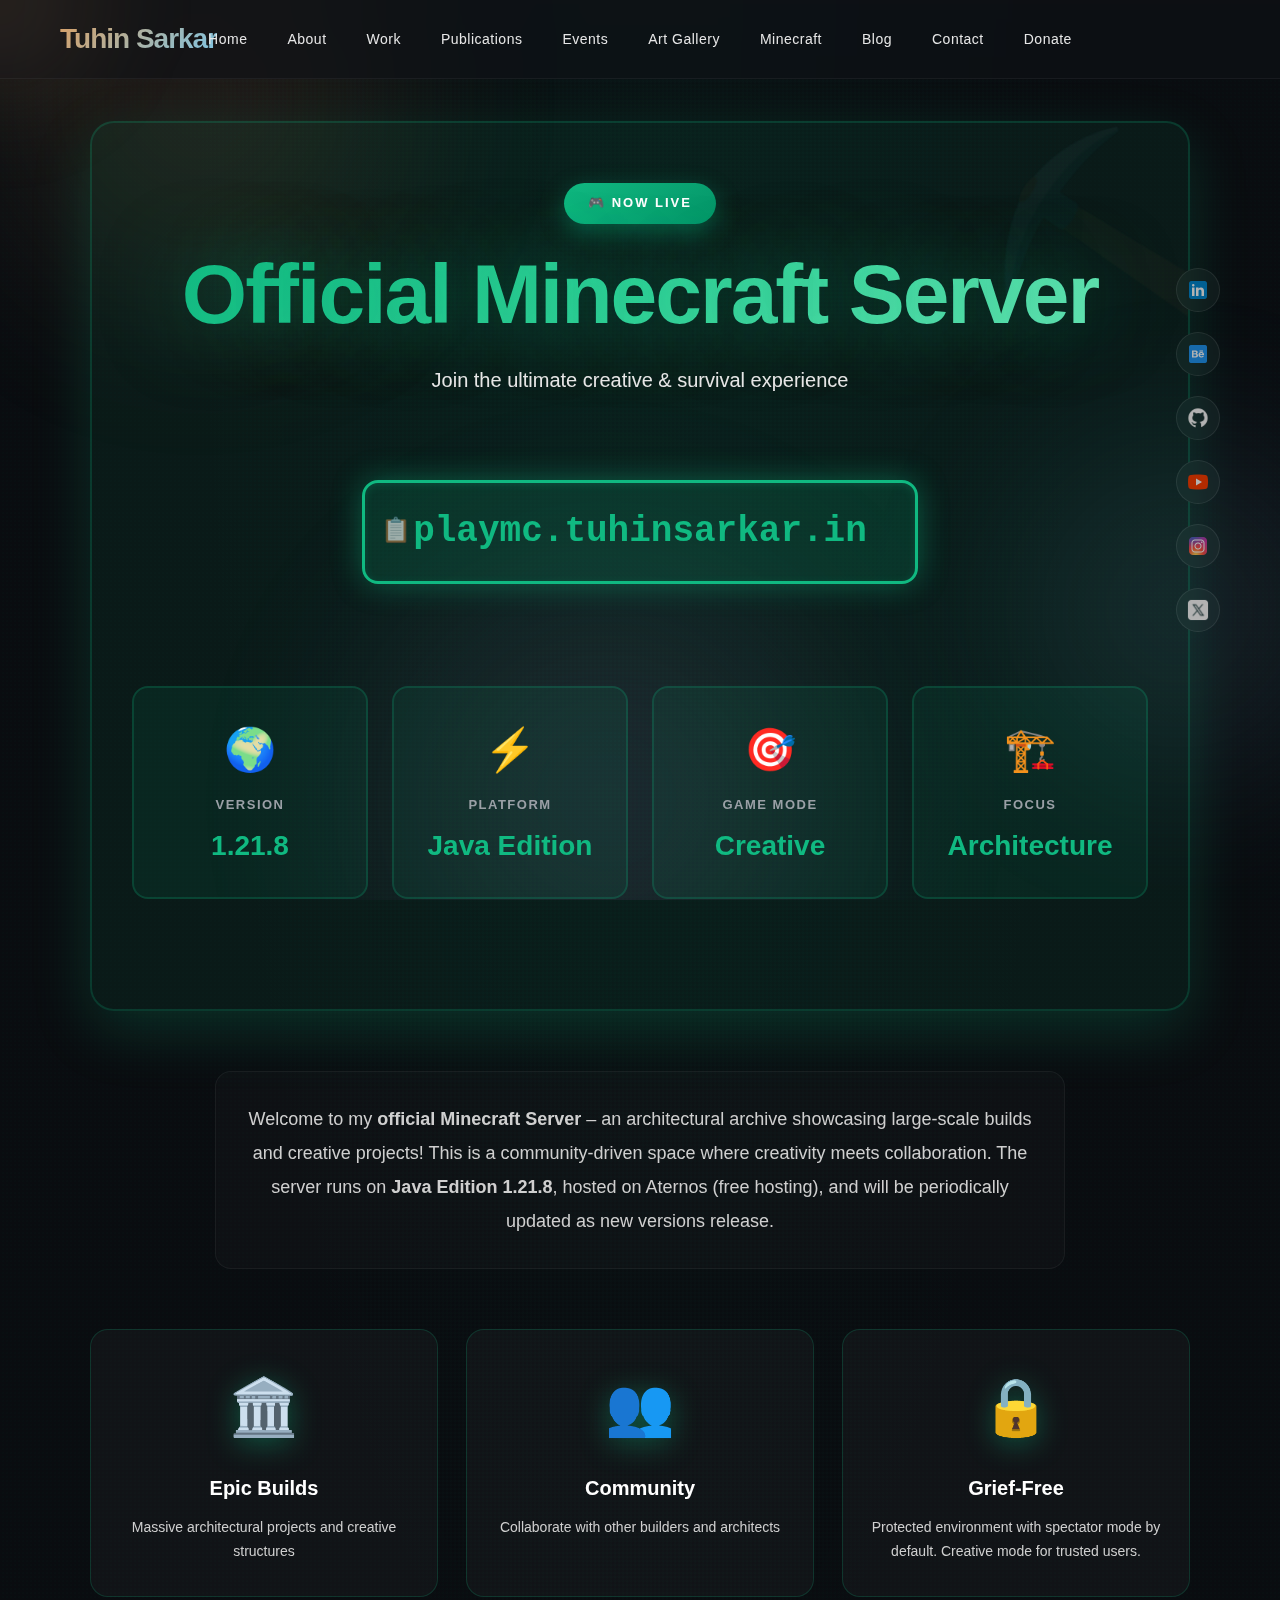
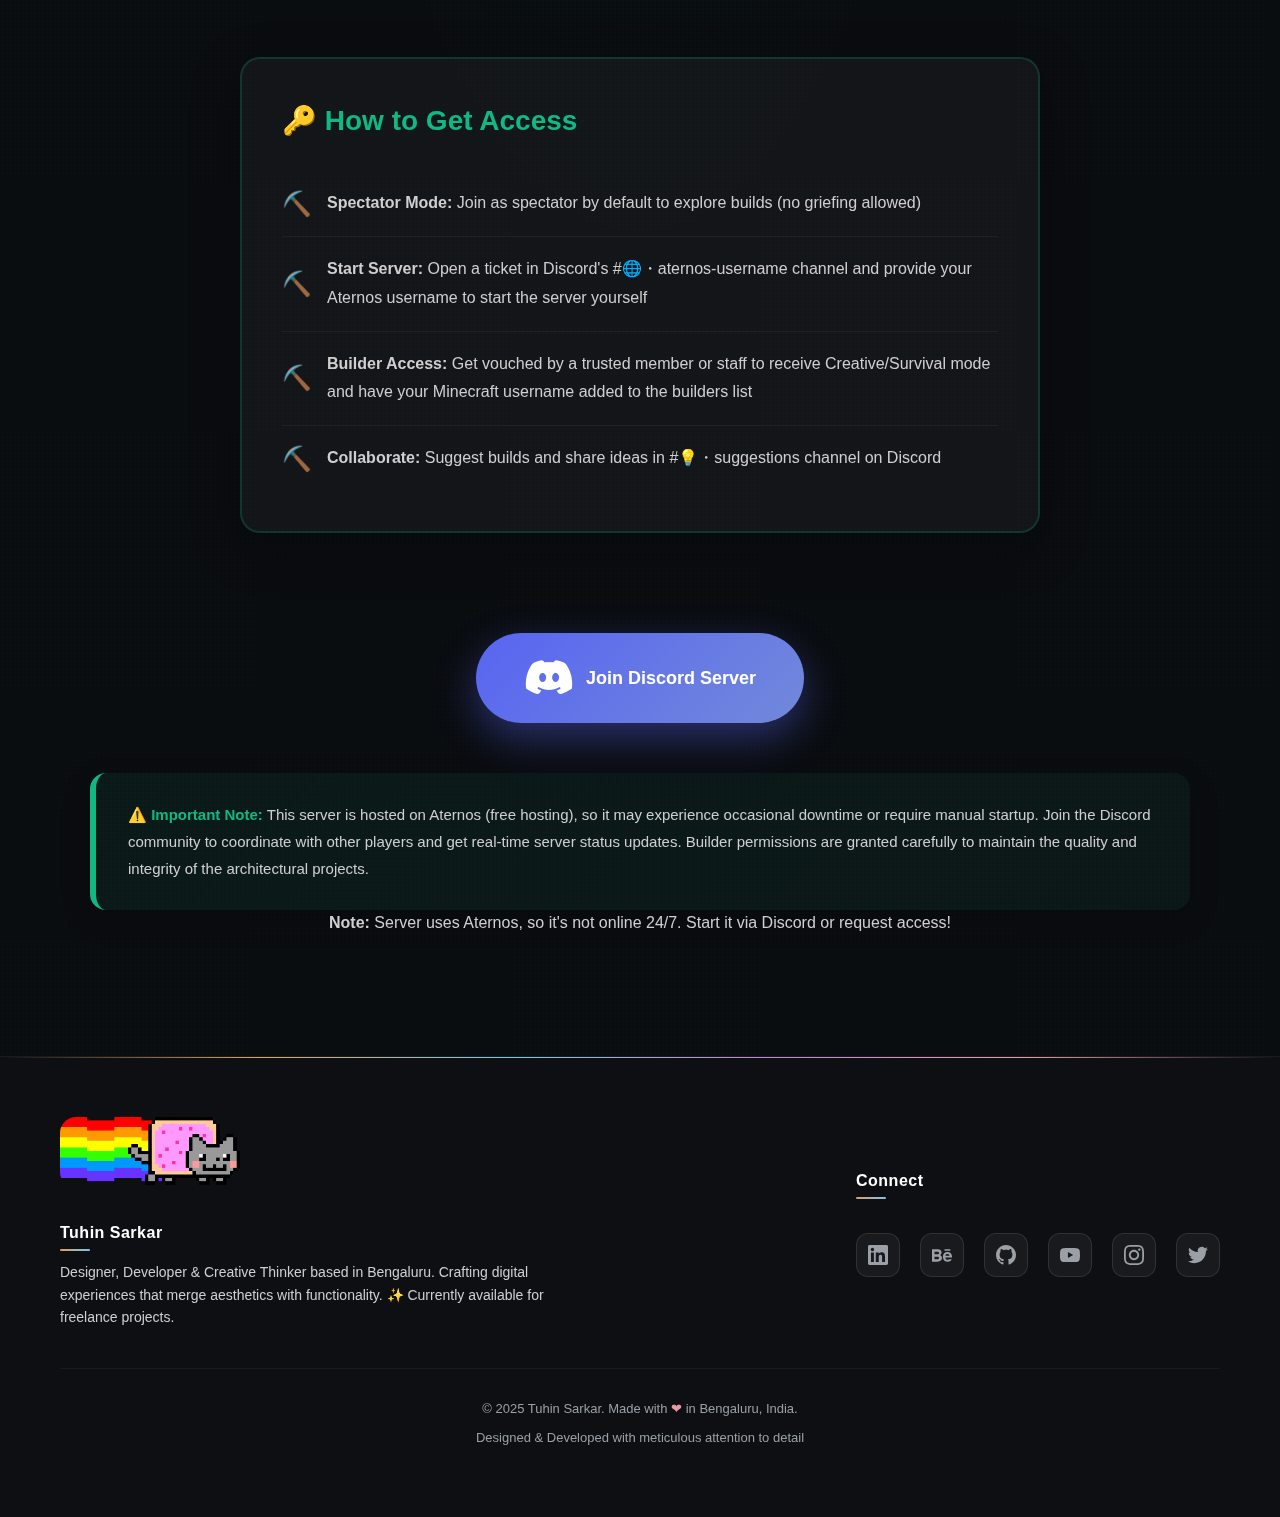
<file: minecraft.html>
<!DOCTYPE html>
<html lang="en">
<head>
    <meta charset="UTF-8">
    <meta name="viewport" content="width=device-width, initial-scale=1.0">
    <title>Tuhin Sarkar — Designer, Developer, Thinker</title>
    <link rel="preconnect" href="https://fonts.googleapis.com">
    <link rel="preconnect" href="https://fonts.gstatic.com" crossorigin>
    <link href="https://fonts.googleapis.com/css2?family=Playfair+Display:wght@700;900&display=swap" rel="stylesheet">
    <link rel="stylesheet" href="style.css">
    <style>
        /* ========== ARTISTIC PORTFOLIO - MASTERPIECE EDITION ========== */
        * {
            margin: 0;
            padding: 0;
            box-sizing: border-box;
        }

        :root {
            --bg-primary: #0A0C10;
            --bg-surface: #0F1115;
            --bg-card: #131318;
            --text-heading: #FFFFFF;
            --text-subheading: #E6E6E6;
            --text-body: #CFCFCF;
            --text-muted: #9AA0A6;
            --accent-gold: #D9A066;
            --accent-cyan: #7CC6E8;
            --accent-magenta: #C17FD7;
            --accent-rose: #E89BA6;
            --success: #67C587;
            --glow-gold: rgba(217, 160, 102, 0.4);
            --glow-cyan: rgba(124, 198, 232, 0.3);
            --glow-magenta: rgba(193, 127, 215, 0.3);
        }

        html {
            scroll-behavior: auto;
            overflow-x: hidden;
        }

        body {
            font-family: 'Futura', 'Century Gothic', 'Trebuchet MS', -apple-system, BlinkMacSystemFont, sans-serif;
            background: var(--bg-primary);
            color: var(--text-body);
            line-height: 1.6;
            overflow-x: hidden;
            position: relative;
            cursor: url('data:image/svg+xml,<svg xmlns="http://www.w3.org/2000/svg" width="32" height="32" viewBox="0 0 24 24"><path fill="%23FFF" stroke="%23000" stroke-width="2" d="M5.5 3.21V20.8c0 .45.54.67.85.35l4.86-4.86a.5.5 0 0 1 .35-.15h6.87a.5.5 0 0 0 .35-.85L6.35 2.85a.5.5 0 0 0-.85.35Z"></path></svg>'), auto;
        }

        /* Hover cursor for interactive elements */
        a, button, .cursor-pointer, input[type="submit"], input[type="button"], [onclick] {
            cursor: url('data:image/svg+xml,<svg xmlns="http://www.w3.org/2000/svg" width="32" height="32" viewBox="0 0 24 24"><path fill="%23FFF" stroke="%23000" stroke-width="2" stroke-linejoin="round" d="M10 11V8.99c0-.88.59-1.64 1.44-1.86h.05A1.99 1.99 0 0 1 14 9.05V12v-2c0-.88.6-1.65 1.46-1.87h.05A1.98 1.98 0 0 1 18 10.06V13v-1.94a2 2 0 0 1 1.51-1.94h0A2 2 0 0 1 22 11.06V14c0 .6-.08 1.27-.21 1.97a7.96 7.96 0 0 1-7.55 6.48 54.98 54.98 0 0 1-4.48 0 7.96 7.96 0 0 1-7.55-6.48C2.08 15.27 2 14.59 2 14v-1.49c0-1.11.9-2.01 2.01-2.01h0a2 2 0 0 1 2.01 2.03l-.01.97v-10c0-1.1.9-2 2-2h0a2 2 0 0 1 2 2V11Z"></path></svg>'), pointer !important;
        }

        /* ========== ANIMATED BACKGROUND WITH FLOATING ORBS ========== */
        .animated-bg {
            position: fixed;
            top: 0;
            left: 0;
            width: 100%;
            height: 100%;
            z-index: 0;
            pointer-events: none;
            overflow: hidden;
        }

        .gradient-orb {
            position: absolute;
            border-radius: 50%;
            filter: blur(80px);
            opacity: 0.15;
            animation: float 20s infinite ease-in-out;
        }

        .orb-1 {
            width: 600px;
            height: 600px;
            background: radial-gradient(circle, var(--accent-gold), transparent 70%);
            top: -200px;
            left: -100px;
            animation-delay: 0s;
        }

        .orb-2 {
            width: 500px;
            height: 500px;
            background: radial-gradient(circle, var(--accent-cyan), transparent 70%);
            top: 40%;
            right: -150px;
            animation-delay: -7s;
        }

        .orb-3 {
            width: 700px;
            height: 700px;
            background: radial-gradient(circle, var(--accent-magenta), transparent 70%);
            bottom: -250px;
            left: 20%;
            animation-delay: -14s;
        }

        @keyframes float {
            0%, 100% { transform: translate(0, 0) scale(1); }
            25% { transform: translate(30px, -30px) scale(1.1); }
            50% { transform: translate(-20px, 20px) scale(0.9); }
            75% { transform: translate(40px, 10px) scale(1.05); }
        }

        #particle-canvas {
            position: absolute;
            top: 0;
            left: 0;
            width: 100%;
            height: 100%;
        }

        /* ========== GLASSMORPHIC HEADER ========== */
        header {
            position: fixed;
            top: 0;
            left: 0;
            width: 100%;
            padding: 20px 60px;
            display: flex;
            justify-content: center;
            align-items: center;
            z-index: 1000;
            background: rgba(15, 17, 21, 0.6);
            backdrop-filter: blur(20px);
            border-bottom: 1px solid rgba(255, 255, 255, 0.05);
            transition: all 0.4s cubic-bezier(0.22, 0.9, 0.22, 1);
        }

        header.scrolled {
            padding: 12px 60px;
            background: rgba(10, 12, 16, 0.85);
            backdrop-filter: blur(30px);
            box-shadow: 0 8px 32px rgba(0, 0, 0, 0.4);
        }

        .logo {
            font-family: 'Futura', 'Century Gothic', 'Trebuchet MS', sans-serif;
            font-size: 28px;
            font-weight: 700;
            background: linear-gradient(135deg, var(--accent-gold), var(--accent-cyan));
            -webkit-background-clip: text;
            -webkit-text-fill-color: transparent;
            background-clip: text;
            letter-spacing: -1px;
            transition: all 0.3s ease;
            position: absolute;
            left: 60px;
        }

        .logo:hover {
            transform: scale(1.05);
            filter: drop-shadow(0 0 20px var(--glow-gold));
        }

        nav {
            display: flex;
            gap: 40px;
        }

        nav a {
            color: var(--text-subheading);
            text-decoration: none;
            font-size: 14px;
            font-weight: 500;
            letter-spacing: 0.5px;
            position: relative;
            padding: 8px 0;
            transition: all 0.3s cubic-bezier(0.22, 0.9, 0.22, 1);
        }

        nav a::after {
            content: '';
            position: absolute;
            bottom: 0;
            left: 0;
            width: 0;
            height: 2px;
            background: linear-gradient(90deg, var(--accent-gold), var(--accent-cyan));
            transition: width 0.4s cubic-bezier(0.22, 0.9, 0.22, 1);
        }

        nav a:hover {
            color: var(--text-heading);
            transform: translateY(-2px);
        }

        nav a:hover::after {
            width: 100%;
        }

        /* ========== HERO SECTION - CINEMATIC REVEAL ========== */
        .hero {
            position: relative;
            min-height: 100vh;
            width: 100%;
            max-width: none;
            margin: 0;
            display: flex;
            flex-direction: column;
            justify-content: center;
            align-items: center;
            text-align: center;
            padding: 120px 60px 60px;
            overflow: hidden;
        }

        .hero-video-bg {
            position: absolute;
            top: 0;
            left: 0;
            width: 100%;
            height: 100%;
            object-fit: cover;
            object-position: center;
            z-index: 1;
            filter: blur(4px);
        }

        .hero-video-overlay {
            position: absolute;
            top: 0;
            left: 0;
            width: 100%;
            height: 100%;
            background: rgba(0, 0, 0, 0.5);
            z-index: 2;
        }

        /* Ensure video fills properly on all devices */
        @media (max-width: 768px) {
            .hero-video-bg {
                width: 100%;
                height: 100%;
                min-width: 100vw;
                min-height: 100vh;
                object-fit: cover;
            }
            
            .hero-video-bg video,
            .hero-video-bg img {
                width: 100%;
                height: 100%;
                min-width: 100vw;
                min-height: 100vh;
                object-fit: cover !important;
                object-position: center !important;
            }
        }

        .hero-content {
            position: relative;
            z-index: 10;
            max-width: 1200px;
        }

        .hero-label {
            font-size: 14px;
            letter-spacing: 4px;
            text-transform: uppercase;
            color: var(--accent-cyan);
            margin-bottom: 30px;
            opacity: 0;
            animation: fadeInUp 0.8s ease forwards 0.2s;
            font-weight: 600;
        }

        .hero h1 {
            font-family: 'Futura', 'Century Gothic', 'Trebuchet MS', sans-serif;
            font-size: clamp(60px, 10vw, 140px);
            font-weight: 700;
            line-height: 1.1;
            margin-bottom: 30px;
            color: #FFFFFF;
            opacity: 0;
            animation: heroTitleFadeIn 1.2s cubic-bezier(0.22, 0.9, 0.22, 1) forwards 0.3s;
            letter-spacing: -3px;
            position: relative;
        }

        /* Hero Title Fade In Animation */
        @keyframes heroTitleFadeIn {
            0% {
                opacity: 0;
                transform: translateY(30px) scale(0.95);
                filter: blur(10px);
            }
            100% {
                opacity: 1;
                transform: translateY(0) scale(1);
                filter: blur(0);
            }
        }

        .hero h1::before {
            content: attr(data-text);
            position: absolute;
            left: 0;
            top: 0;
            z-index: -1;
            filter: blur(40px);
            opacity: 0.5;
            animation: glow 3s ease-in-out infinite;
        }

        @keyframes glow {
            0%, 100% { opacity: 0.3; filter: blur(40px); }
            50% { opacity: 0.6; filter: blur(60px); }
        }

        .hero-tagline {
            font-size: clamp(16px, 2vw, 22px);
            color: var(--text-subheading);
            max-width: 800px;
            margin: 0 auto 50px;
            line-height: 1.8;
            opacity: 0;
            animation: fadeInUp 1s ease forwards 0.6s;
            font-weight: 300;
            letter-spacing: 0.5px;
        }

        .hero-cta {
            display: flex;
            gap: 24px;
            justify-content: center;
            flex-wrap: wrap;
            opacity: 0;
            animation: fadeInUp 1s ease forwards 0.8s;
        }

        .btn {
            padding: 16px 40px;
            font-size: 15px;
            font-weight: 600;
            text-decoration: none;
            border-radius: 50px;
            transition: all 0.4s cubic-bezier(0.22, 0.9, 0.22, 1);
            position: relative;
            overflow: hidden;
            letter-spacing: 0.5px;
        }

        .btn-primary {
            background: #FFFFFF;
            color: #000;
            box-shadow: 0 10px 40px rgba(255, 255, 255, 0.3);
        }

        .btn-primary::before {
            content: '';
            position: absolute;
            top: 0;
            left: -100%;
            width: 100%;
            height: 100%;
            background: linear-gradient(135deg, var(--accent-gold), var(--accent-cyan));
            transition: left 0.5s ease;
            z-index: -1;
        }

        .btn-primary:hover::before {
            left: 0;
        }

        .btn-primary:hover {
            transform: translateY(-3px) scale(1.05);
            box-shadow: 0 15px 60px rgba(255, 255, 255, 0.5);
        }

        .btn-secondary {
            background: rgba(255, 255, 255, 0.05);
            color: var(--text-heading);
            border: 1px solid rgba(255, 255, 255, 0.1);
            backdrop-filter: blur(10px);
        }

        .btn-secondary:hover {
            background: rgba(255, 255, 255, 0.1);
            border-color: var(--accent-gold);
            transform: translateY(-3px);
            box-shadow: 0 10px 40px rgba(255, 255, 255, 0.1);
        }

        /* Social Icons Floating */
        .social-links {
            position: fixed;
            right: 60px;
            top: 50%;
            transform: translateY(-50%);
            display: flex;
            flex-direction: column;
            gap: 20px;
            z-index: 100;
        }

        .social-icon {
            width: 44px;
            height: 44px;
            display: flex;
            align-items: center;
            justify-content: center;
            background: rgba(255, 255, 255, 0.03);
            backdrop-filter: blur(10px);
            border: 1px solid rgba(255, 255, 255, 0.08);
            border-radius: 50%;
            color: var(--text-muted);
            text-decoration: none;
            font-size: 18px;
            transition: all 0.4s cubic-bezier(0.22, 0.9, 0.22, 1);
            position: relative;
            overflow: hidden;
        }

        .social-icon img {
            width: 24px;
            height: 24px;
            object-fit: contain;
            transition: all 0.4s ease;
            filter: brightness(0.7);
        }

        .social-icon:hover {
            background: rgba(217, 160, 102, 0.1);
            border-color: var(--accent-gold);
            color: var(--accent-gold);
            transform: scale(1.15) translateX(-5px);
            box-shadow: 0 8px 24px var(--glow-gold);
        }

        .social-icon:hover img {
            filter: brightness(1) drop-shadow(0 0 8px var(--accent-gold));
            transform: scale(1.1);
        }

        /* Scroll Indicator */
        .scroll-indicator {
            position: absolute;
            bottom: 40px;
            left: 50%;
            transform: translateX(-50%);
            display: flex;
            flex-direction: column;
            align-items: center;
            gap: 12px;
            opacity: 0;
            animation: fadeIn 1s ease forwards 1.2s;
        }

        .scroll-indicator span {
            font-size: 12px;
            letter-spacing: 2px;
            text-transform: uppercase;
            color: var(--text-muted);
        }

        .scroll-line {
            width: 1px;
            height: 60px;
            background: linear-gradient(to bottom, var(--accent-gold), transparent);
            animation: scrollPulse 2s infinite ease-in-out;
        }

        @keyframes scrollPulse {
            0%, 100% { opacity: 0.3; transform: scaleY(1); }
            50% { opacity: 1; transform: scaleY(1.5); }
        }

        /* ========== SECTIONS - GLASSMORPHIC CARDS ========== */
        section {
            position: relative;
            z-index: 10;
            padding: 120px 60px;
            max-width: 1400px;
            margin: 0 auto;
        }

        .section-header {
            text-align: center;
            margin-bottom: 80px;
            opacity: 0;
            transform: translateY(40px);
            transition: all 0.8s cubic-bezier(0.22, 0.9, 0.22, 1);
        }

        .section-header.visible {
            opacity: 1;
            transform: translateY(0);
        }

        .section-label {
            font-size: 13px;
            letter-spacing: 3px;
            text-transform: uppercase;
            color: var(--accent-cyan);
            margin-bottom: 16px;
            font-weight: 600;
        }

        .section-header h2 {
            font-family: 'Futura', 'Century Gothic', 'Trebuchet MS', sans-serif;
            font-size: clamp(36px, 5vw, 64px);
            font-weight: 700;
            color: var(--text-heading);
            margin-bottom: 24px;
            letter-spacing: -2px;
        }

        .section-header p {
            font-size: 18px;
            color: var(--text-muted);
            max-width: 700px;
            margin: 0 auto;
            line-height: 1.8;
        }

        /* ========== ABOUT SECTION ========== */
        .about-content {
            display: grid;
            grid-template-columns: 1fr 1fr;
            gap: 60px;
            align-items: center;
        }

        .about-text {
            opacity: 0;
            transform: translateX(-40px);
            transition: all 0.8s cubic-bezier(0.22, 0.9, 0.22, 1);
        }

        .about-text.visible {
            opacity: 1;
            transform: translateX(0);
        }

        .about-text p {
            font-size: 18px;
            line-height: 1.9;
            margin-bottom: 24px;
            color: var(--text-body);
        }

        .about-text p:first-child {
            font-size: 22px;
            color: var(--text-subheading);
            font-weight: 300;
        }

        .about-stats {
            display: grid;
            grid-template-columns: repeat(2, 1fr);
            gap: 30px;
            opacity: 0;
            transform: translateX(40px);
            transition: all 0.8s cubic-bezier(0.22, 0.9, 0.22, 1);
        }

        .about-stats.visible {
            opacity: 1;
            transform: translateX(0);
        }

        .stat-card {
            background: rgba(255, 255, 255, 0.02);
            backdrop-filter: blur(20px);
            border: 1px solid rgba(255, 255, 255, 0.05);
            border-radius: 20px;
            padding: 36px 28px;
            transition: all 0.5s cubic-bezier(0.22, 0.9, 0.22, 1);
            position: relative;
            overflow: hidden;
        }

        .stat-card::before {
            content: '';
            position: absolute;
            top: 0;
            left: 0;
            width: 100%;
            height: 100%;
            background: linear-gradient(135deg, var(--accent-gold), var(--accent-cyan));
            opacity: 0;
            transition: opacity 0.5s ease;
        }

        .stat-card:hover::before {
            opacity: 0.05;
        }

        .stat-card:hover {
            transform: translateY(-8px) scale(1.02);
            border-color: var(--accent-gold);
            box-shadow: 0 20px 60px rgba(217, 160, 102, 0.2);
        }

        .stat-card h3 {
            font-size: 14px;
            color: var(--text-muted);
            text-transform: uppercase;
            letter-spacing: 2px;
            margin-bottom: 12px;
            font-weight: 600;
            position: relative;
            z-index: 1;
        }

        .stat-card p {
            font-size: 20px;
            color: var(--text-heading);
            font-weight: 600;
            position: relative;
            z-index: 1;
        }

        /* ========== SERVICES / WHAT I OFFER ========== */
        .services-grid {
            display: grid;
            grid-template-columns: repeat(auto-fit, minmax(320px, 1fr));
            gap: 32px;
            margin-top: 60px;
        }

        .service-card {
            background: rgba(255, 255, 255, 0.02);
            backdrop-filter: blur(20px);
            border: 1px solid rgba(255, 255, 255, 0.05);
            border-radius: 24px;
            padding: 40px 32px;
            transition: all 0.6s cubic-bezier(0.22, 0.9, 0.22, 1);
            position: relative;
            opacity: 0;
            transform: translateY(40px);
            overflow: hidden;
            text-align: center;
        }

        /* Staggered animation for service cards */
        .service-card:nth-child(1) { transition-delay: 0.1s; }
        .service-card:nth-child(2) { transition-delay: 0.2s; }
        .service-card:nth-child(3) { transition-delay: 0.3s; }
        .service-card:nth-child(4) { transition-delay: 0.4s; }
        .service-card:nth-child(5) { transition-delay: 0.5s; }
        .service-card:nth-child(6) { transition-delay: 0.6s; }

        .service-card.visible {
            opacity: 1;
            transform: translateY(0);
        }

        .service-card::before {
            content: '';
            position: absolute;
            top: 0;
            left: 0;
            width: 100%;
            height: 100%;
            background: linear-gradient(135deg, var(--accent-gold), var(--accent-cyan));
            opacity: 0;
            transition: opacity 0.5s ease;
        }

        .service-card:hover::before {
            opacity: 0.06;
        }

        .service-card:hover {
            transform: translateY(-8px);
            border-color: var(--accent-cyan);
            box-shadow: 0 20px 60px rgba(124, 198, 232, 0.2);
        }

        .service-icon {
            width: 80px;
            height: 80px;
            margin: 0 auto 24px;
            background: linear-gradient(
  135deg, 
  rgba(0, 255, 255, 0),  /* fully transparent cyan */
  rgba(255, 0, 255, 0)   /* fully transparent magenta */
);

            border-radius: 20px;
            display: flex;
            align-items: center;
            justify-content: center;
            font-size: 40px;
            transition: all 0.4s cubic-bezier(0.22, 0.9, 0.22, 1);
            position: relative;
            z-index: 1;
        }

        .service-card:hover .service-icon {
            transform: scale(1.1) rotate(5deg);
            box-shadow: 0 10px 40px var(--glow-cyan);
        }

        .service-card h3 {
            font-size: 22px;
            color: var(--text-heading);
            margin-bottom: 16px;
            font-weight: 700;
            position: relative;
            z-index: 1;
        }

        .service-card p {
            font-size: 15px;
            color: var(--text-body);
            line-height: 1.8;
            margin-bottom: 24px;
            position: relative;
            z-index: 1;
        }

        .service-tags {
            display: flex;
            gap: 8px;
            justify-content: center;
            flex-wrap: wrap;
            position: relative;
            z-index: 1;
        }

        .service-tag {
            padding: 6px 14px;
            background: rgba(124, 198, 232, 0.1);
            border: 1px solid rgba(124, 198, 232, 0.2);
            border-radius: 20px;
            font-size: 12px;
            color: var(--accent-cyan);
            font-weight: 500;
            letter-spacing: 0.5px;
            transition: all 0.3s ease;
        }

        .service-card:hover .service-tag {
            background: rgba(124, 198, 232, 0.15);
            border-color: var(--accent-cyan);
        }

        /* ========== PROJECTS GRID - 3D TRANSFORM CARDS ========== */
        .projects-grid {
            display: grid;
            grid-template-columns: repeat(auto-fit, minmax(380px, 1fr));
            gap: 40px;
        }

        .project-card {
            background: rgba(255, 255, 255, 0.02);
            backdrop-filter: blur(20px);
            border: 1px solid rgba(255, 255, 255, 0.05);
            border-radius: 24px;
            overflow: hidden;
            transition: transform 0.3s ease, opacity 0.7s cubic-bezier(0.22, 0.9, 0.22, 1), box-shadow 0.3s ease;
            position: relative;
            opacity: 0;
            transform: translateY(60px);
            cursor: pointer;
        }

        /* Staggered animation for project cards */
        .project-card:nth-child(1) { transition-delay: 0.1s; }
        .project-card:nth-child(2) { transition-delay: 0.2s; }
        .project-card:nth-child(3) { transition-delay: 0.3s; }
        .project-card:nth-child(4) { transition-delay: 0.4s; }
        .project-card:nth-child(5) { transition-delay: 0.5s; }
        .project-card:nth-child(6) { transition-delay: 0.6s; }

        .project-card.visible {
            opacity: 1;
            transform: translateY(0);
        }

        .project-card::before {
            content: '';
            position: absolute;
            top: 0;
            left: 0;
            width: 100%;
            height: 100%;
            background: linear-gradient(135deg, var(--accent-gold), var(--accent-cyan), var(--accent-magenta));
            opacity: 0;
            transition: opacity 0.5s ease;
            z-index: 1;
        }

        .project-card:hover::before {
            opacity: 0.08;
        }

        .project-card:hover {
            border-color: var(--accent-gold);
            box-shadow: 0 30px 80px rgba(217, 160, 102, 0.3);
        }

        .project-image {
            width: 100%;
            height: 280px;
            background: linear-gradient(135deg, #1a1d24, #0f1115);
            display: flex;
            align-items: center;
            justify-content: center;
            position: relative;
            overflow: hidden;
        }

        .project-image::after {
         
            font-size: 64px;
            opacity: 0.3;
        }

        .project-image img {
            width: 100%;
            height: 100%;
            object-fit: cover;
            transition: transform 0.6s cubic-bezier(0.22, 0.9, 0.22, 1);
            filter: brightness(0.65);
        }

        .project-card:hover .project-image img {
            transform: scale(1.1);
            filter: brightness(0.85);
        }

        .project-info {
            padding: 32px;
            position: relative;
            z-index: 2;
        }

        .project-tags {
            display: flex;
            flex-wrap: wrap;
            gap: 8px;
            margin-bottom: 16px;
        }

        .tag {
            padding: 6px 14px;
            background: rgba(217, 160, 102, 0.1);
            border: 1px solid rgba(217, 160, 102, 0.2);
            border-radius: 20px;
            font-size: 12px;
            color: var(--accent-gold);
            font-weight: 500;
            letter-spacing: 0.5px;
            transition: all 0.3s ease;
        }

        .project-card:hover .tag {
            background: rgba(217, 160, 102, 0.15);
            border-color: var(--accent-gold);
        }

        .project-info h3 {
            font-size: 24px;
            color: var(--text-heading);
            margin-bottom: 12px;
            font-weight: 700;
            transition: color 0.3s ease;
        }

        .project-card:hover .project-info h3 {
            color: var(--accent-gold);
        }

        .project-info p {
            font-size: 15px;
            color: var(--text-body);
            line-height: 1.7;
            margin-bottom: 20px;
        }

        .project-link {
            display: inline-flex;
            align-items: center;
            gap: 8px;
            color: var(--accent-cyan);
            text-decoration: none;
            font-size: 14px;
            font-weight: 600;
            transition: all 0.3s ease;
        }

        .project-link:hover {
            gap: 12px;
            color: var(--accent-gold);
        }

        /* Special project card with team info */
        .project-team {
            margin-top: 20px;
            padding: 20px;
            background: rgba(255, 255, 255, 0.03);
            border-radius: 12px;
            border: 1px solid rgba(255, 255, 255, 0.05);
        }

        .project-team h4 {
            font-size: 13px;
            color: var(--accent-gold);
            text-transform: uppercase;
            letter-spacing: 1px;
            margin-bottom: 12px;
            font-weight: 600;
        }

        .project-team ul {
            list-style: none;
            display: grid;
            grid-template-columns: repeat(auto-fit, minmax(180px, 1fr));
            gap: 8px;
        }

        .project-team li {
            font-size: 13px;
            color: var(--text-body);
            padding: 6px 0;
        }

        .project-team li strong {
            color: var(--text-heading);
        }

        .project-achievement {
            display: inline-flex;
            align-items: center;
            gap: 8px;
            padding: 10px 18px;
            background: linear-gradient(135deg, rgba(217, 160, 102, 0.15), rgba(124, 198, 232, 0.15));
            border: 1px solid var(--accent-gold);
            border-radius: 50px;
            font-size: 13px;
            color: var(--accent-gold);
            font-weight: 700;
            margin-bottom: 16px;
            animation: pulse 2s ease-in-out infinite;
        }

        .project-actions {
            display: flex;
            gap: 12px;
            margin-top: 16px;
            flex-wrap: wrap;
        }

        .project-btn {
            padding: 10px 20px;
            background: rgba(217, 160, 102, 0.1);
            border: 1px solid rgba(217, 160, 102, 0.3);
            border-radius: 8px;
            color: var(--accent-gold);
            text-decoration: none;
            font-size: 13px;
            font-weight: 600;
            transition: all 0.3s ease;
            display: inline-flex;
            align-items: center;
            gap: 6px;
        }

        .project-btn:hover {
            background: var(--accent-gold);
            color: #000;
            transform: translateY(-2px);
            box-shadow: 0 8px 24px var(--glow-gold);
        }

        .project-date {
            font-size: 13px;
            color: var(--accent-cyan);
            margin-bottom: 8px;
            font-weight: 600;
        }

        .project-location {
            font-size: 13px;
            color: var(--text-muted);
            margin-bottom: 16px;
            line-height: 1.6;
        }

        /* ========== PUBLICATIONS - ELEGANT REVEAL ========== */
        .publications-grid {
            display: grid;
            gap: 32px;
        }

        .publication-card {
            background: rgba(255, 255, 255, 0.02);
            backdrop-filter: blur(20px);
            border: 1px solid rgba(255, 255, 255, 0.05);
            border-radius: 20px;
            padding: 40px;
            display: grid;
            grid-template-columns: auto 1fr auto;
            gap: 32px;
            align-items: center;
            transition: all 0.5s cubic-bezier(0.22, 0.9, 0.22, 1);
            position: relative;
            opacity: 0;
            transform: translateX(-60px);
            overflow: hidden;
        }

        .publication-card.visible {
            opacity: 1;
            transform: translateX(0);
        }

        .publication-card::before {
            content: '';
            position: absolute;
            top: 0;
            left: 0;
            width: 4px;
            height: 100%;
            background: linear-gradient(to bottom, var(--accent-gold), var(--accent-cyan));
            transform: scaleY(0);
            transition: transform 0.5s cubic-bezier(0.22, 0.9, 0.22, 1);
        }

        .publication-card:hover::before {
            transform: scaleY(1);
        }

        .publication-card:hover {
            transform: translateX(8px);
            border-color: var(--accent-gold);
            background: rgba(255, 255, 255, 0.04);
            box-shadow: 0 20px 60px rgba(217, 160, 102, 0.15);
        }

        .pub-icon {
            width: 80px;
            height: 80px;
            background: linear-gradient(135deg, var(--accent-gold), var(--accent-cyan));
            border-radius: 16px;
            display: flex;
            align-items: center;
            justify-content: center;
            font-size: 36px;
            flex-shrink: 0;
            transition: all 0.4s ease;
        }

        .publication-card:hover .pub-icon {
            transform: scale(1.1) rotate(5deg);
            box-shadow: 0 10px 30px var(--glow-gold);
        }

        .pub-content h3 {
            font-size: 22px;
            color: var(--text-heading);
            margin-bottom: 8px;
            font-weight: 700;
        }

        .pub-meta {
            font-size: 14px;
            color: var(--text-muted);
            margin-bottom: 12px;
        }

        .pub-content p {
            font-size: 15px;
            color: var(--text-body);
            line-height: 1.7;
        }

        .pub-actions {
            display: flex;
            flex-direction: column;
            gap: 12px;
        }

        .pub-btn {
            padding: 10px 24px;
            background: rgba(217, 160, 102, 0.1);
            border: 1px solid rgba(217, 160, 102, 0.3);
            border-radius: 8px;
            color: var(--accent-gold);
            text-decoration: none;
            font-size: 13px;
            font-weight: 600;
            text-align: center;
            transition: all 0.3s ease;
            white-space: nowrap;
        }

        .pub-btn:hover {
            background: var(--accent-gold);
            color: #000;
            transform: scale(1.05);
            box-shadow: 0 8px 24px var(--glow-gold);
        }

        /* ========== EVENTS - ELEGANT SHOWCASE ========== */
        .events-container {
            max-width: 1200px;
            margin: 0 auto;
        }

        /* Featured Events Grid */
        .featured-events {
            display: grid;
            grid-template-columns: repeat(auto-fit, minmax(480px, 1fr));
            gap: 32px;
            margin-bottom: 60px;
        }

        .event-card-featured {
            background: rgba(255, 255, 255, 0.03);
            backdrop-filter: blur(30px);
            border: 1px solid rgba(255, 255, 255, 0.08);
            border-radius: 28px;
            overflow: hidden;
            position: relative;
            opacity: 0;
            transform: translateY(60px) scale(0.95);
            transition: all 0.7s cubic-bezier(0.22, 0.9, 0.22, 1);
        }

        .event-card-featured.visible {
            opacity: 1;
            transform: translateY(0) scale(1);
        }

        .event-card-featured::before {
            content: '';
            position: absolute;
            top: 0;
            left: 0;
            right: 0;
            height: 6px;
            background: linear-gradient(90deg, var(--accent-gold), var(--accent-cyan), var(--accent-magenta));
            opacity: 0;
            transition: opacity 0.5s ease;
        }

        .event-card-featured:hover::before {
            opacity: 1;
        }

        .event-card-featured:hover {
            transform: translateY(-12px) scale(1.02);
            border-color: var(--accent-cyan);
            box-shadow: 0 30px 80px rgba(124, 198, 232, 0.25);
        }

        .event-hero-section {
            height: 220px;
            background: linear-gradient(135deg, rgba(217, 160, 102, 0.15), rgba(124, 198, 232, 0.15));
            display: flex;
            align-items: center;
            justify-content: center;
            position: relative;
            overflow: hidden;
        }

        .event-hero-section::after {
            content: '';
            position: absolute;
            width: 300px;
            height: 300px;
            background: radial-gradient(circle, var(--accent-magenta), transparent 70%);
            filter: blur(60px);
            opacity: 0.3;
            animation: float 15s infinite ease-in-out;
        }

        .event-icon-large {
            font-size: 80px;
            filter: drop-shadow(0 10px 30px rgba(0, 0, 0, 0.3));
            position: relative;
            z-index: 1;
            transition: transform 0.5s cubic-bezier(0.22, 0.9, 0.22, 1);
        }

        .event-card-featured:hover .event-icon-large {
            transform: scale(1.15) rotate(5deg);
        }

        .event-content {
            padding: 36px;
        }

        .event-meta {
            display: flex;
            gap: 20px;
            margin-bottom: 20px;
            flex-wrap: wrap;
        }

        .event-date-badge {
            display: inline-flex;
            align-items: center;
            gap: 8px;
            padding: 8px 16px;
            background: rgba(124, 198, 232, 0.1);
            border: 1px solid rgba(124, 198, 232, 0.2);
            border-radius: 20px;
            font-size: 13px;
            color: var(--accent-cyan);
            font-weight: 600;
        }

        .event-type-badge {
            display: inline-flex;
            align-items: center;
            gap: 8px;
            padding: 8px 16px;
            background: rgba(193, 127, 215, 0.1);
            border: 1px solid rgba(193, 127, 215, 0.2);
            border-radius: 20px;
            font-size: 13px;
            color: var(--accent-magenta);
            font-weight: 600;
        }

        .event-content h3 {
            font-size: 26px;
            color: var(--text-heading);
            margin-bottom: 12px;
            font-weight: 700;
            line-height: 1.3;
        }

        .event-location-text {
            font-size: 14px;
            color: var(--text-muted);
            margin-bottom: 20px;
            line-height: 1.6;
            display: flex;
            align-items: start;
            gap: 8px;
        }

        .event-description {
            font-size: 15px;
            color: var(--text-body);
            line-height: 1.8;
            margin-bottom: 24px;
        }

        .event-highlights {
            display: flex;
            flex-wrap: wrap;
            gap: 10px;
            margin-bottom: 24px;
        }

        .event-tag {
            padding: 8px 16px;
            background: rgba(217, 160, 102, 0.1);
            border: 1px solid rgba(217, 160, 102, 0.2);
            border-radius: 20px;
            font-size: 12px;
            color: var(--accent-gold);
            font-weight: 600;
            letter-spacing: 0.5px;
            transition: all 0.3s ease;
        }

        .event-card-featured:hover .event-tag {
            background: rgba(217, 160, 102, 0.15);
            border-color: var(--accent-gold);
            transform: translateY(-2px);
        }

        .winner-banner {
            display: inline-flex;
            align-items: center;
            gap: 12px;
            padding: 14px 24px;
            background: linear-gradient(135deg, rgba(217, 160, 102, 0.2), rgba(124, 198, 232, 0.2));
            border: 2px solid var(--accent-gold);
            border-radius: 50px;
            font-size: 16px;
            color: var(--accent-gold);
            font-weight: 800;
            margin-bottom: 20px;
            animation: pulse 2s ease-in-out infinite;
            box-shadow: 0 8px 24px rgba(217, 160, 102, 0.2);
        }

        .event-team-compact {
            margin-top: 24px;
            padding: 24px;
            background: rgba(255, 255, 255, 0.03);
            border-radius: 16px;
            border: 1px solid rgba(255, 255, 255, 0.05);
        }

        .event-team-compact h4 {
            font-size: 13px;
            color: var(--accent-gold);
            text-transform: uppercase;
            letter-spacing: 1.5px;
            margin-bottom: 16px;
            font-weight: 700;
        }

        .team-members {
            display: grid;
            grid-template-columns: repeat(auto-fit, minmax(150px, 1fr));
            gap: 12px;
        }

        .team-member {
            font-size: 14px;
            color: var(--text-body);
            padding: 8px 0;
        }

        .team-member strong {
            color: var(--text-heading);
            display: block;
            margin-bottom: 2px;
        }

        .team-member span {
            font-size: 12px;
            color: var(--accent-gold);
            font-weight: 600;
        }

        .event-actions-row {
            display: flex;
            gap: 12px;
            margin-top: 24px;
            flex-wrap: wrap;
        }

        .event-action-btn {
            padding: 12px 28px;
            background: rgba(124, 198, 232, 0.1);
            border: 1px solid rgba(124, 198, 232, 0.3);
            border-radius: 10px;
            color: var(--accent-cyan);
            text-decoration: none;
            font-size: 14px;
            font-weight: 600;
            transition: all 0.3s ease;
            display: inline-flex;
            align-items: center;
            gap: 8px;
        }

        .event-action-btn:hover {
            background: var(--accent-cyan);
            color: #000;
            transform: translateY(-3px);
            box-shadow: 0 10px 30px var(--glow-cyan);
        }

        /* Compact Events Timeline */
        .compact-events {
            display: grid;
            grid-template-columns: repeat(auto-fit, minmax(340px, 1fr));
            gap: 24px;
            margin-top: 40px;
        }

        .event-card-compact {
            background: rgba(255, 255, 255, 0.02);
            backdrop-filter: blur(20px);
            border: 1px solid rgba(255, 255, 255, 0.05);
            border-radius: 20px;
            padding: 32px;
            position: relative;
            opacity: 0;
            transform: translateY(40px);
            transition: all 0.5s cubic-bezier(0.22, 0.9, 0.22, 1);
            overflow: hidden;
        }

        .event-card-compact.visible {
            opacity: 1;
            transform: translateY(0);
        }

        .event-card-compact::before {
            content: '';
            position: absolute;
            top: 0;
            left: 0;
            width: 4px;
            height: 100%;
            background: linear-gradient(to bottom, var(--accent-cyan), var(--accent-magenta));
            transform: scaleY(0);
            transition: transform 0.5s cubic-bezier(0.22, 0.9, 0.22, 1);
        }

        .event-card-compact:hover::before {
            transform: scaleY(1);
        }

        .event-card-compact:hover {
            transform: translateY(-6px);
            border-color: var(--accent-cyan);
            background: rgba(255, 255, 255, 0.04);
            box-shadow: 0 15px 50px rgba(124, 198, 232, 0.2);
        }

        .compact-header {
            display: flex;
            align-items: center;
            gap: 16px;
            margin-bottom: 20px;
        }

        .compact-icon {
            width: 56px;
            height: 56px;
            background: linear-gradient(135deg, var(--accent-cyan), var(--accent-magenta));
            border-radius: 14px;
            display: flex;
            align-items: center;
            justify-content: center;
            font-size: 28px;
            flex-shrink: 0;
            transition: all 0.4s ease;
        }

        .event-card-compact:hover .compact-icon {
            transform: scale(1.1) rotate(-5deg);
            box-shadow: 0 8px 24px var(--glow-cyan);
        }

        .compact-title {
            flex: 1;
        }

        .compact-title h4 {
            font-size: 18px;
            color: var(--text-heading);
            margin-bottom: 6px;
            font-weight: 700;
            line-height: 1.3;
        }

        .compact-date {
            font-size: 13px;
            color: var(--accent-cyan);
            font-weight: 600;
        }

        .compact-description {
            font-size: 14px;
            color: var(--text-body);
            line-height: 1.7;
            margin-bottom: 16px;
        }

        .compact-tags {
            display: flex;
            flex-wrap: wrap;
            gap: 8px;
        }

        .compact-tag {
            padding: 6px 12px;
            background: rgba(124, 198, 232, 0.1);
            border: 1px solid rgba(124, 198, 232, 0.2);
            border-radius: 16px;
            font-size: 11px;
            color: var(--accent-cyan);
            font-weight: 600;
            letter-spacing: 0.5px;
        }

        @keyframes pulse {
            0%, 100% { transform: scale(1); box-shadow: 0 0 0 0 var(--glow-gold); }
            50% { transform: scale(1.02); box-shadow: 0 0 20px var(--glow-gold); }
        }

        @keyframes rotateGradient {
            0% { transform: rotate(0deg); }
            100% { transform: rotate(360deg); }
        }

        /* Connect Box Hover Effects - Simple & Stable */
        .connect-box:hover {
            border-color: rgba(217, 160, 102, 0.4);
            box-shadow: 
                0 12px 48px rgba(0, 0, 0, 0.4),
                0 0 120px rgba(217, 160, 102, 0.3),
                inset 0 2px 0 rgba(255, 255, 255, 0.2);
        }

        .connect-box:hover .btn-primary span {
            transform: translateX(5px);
        }

        /* ========== GALLERY - ZOOM & BLUR EFFECTS ========== */
        .gallery-grid {
            display: grid;
            grid-template-columns: repeat(auto-fill, minmax(320px, 1fr));
            gap: 24px;
            margin-top: 60px;
        }

        .gallery-item {
            position: relative;
            border-radius: 16px;
            overflow: hidden;
            cursor: pointer;
            aspect-ratio: 4/3;
            background: linear-gradient(135deg, #1a1d24, #0f1115);
            opacity: 0;
            transform: scale(0.9);
            transition: all 0.5s cubic-bezier(0.22, 0.9, 0.22, 1);
        }

        .gallery-item.visible {
            opacity: 1;
            transform: scale(1);
        }

        .gallery-item::before {
            content: '';
            position: absolute;
            top: 0;
            left: 0;
            width: 100%;
            height: 100%;
            background: linear-gradient(to bottom, transparent 50%, rgba(0,0,0,0.8));
            opacity: 0;
            transition: opacity 0.4s ease;
            z-index: 2;
        }

        .gallery-item:hover::before {
            opacity: 1;
        }

        .gallery-item img {
            width: 100%;
            height: 100%;
            object-fit: cover;
            transition: transform 0.6s cubic-bezier(0.22, 0.9, 0.22, 1), filter 0.4s ease;
            filter: brightness(0.8);
        }

        .gallery-item:hover img {
            transform: scale(1.15);
            filter: brightness(1) blur(2px);
        }

        .gallery-overlay {
            position: absolute;
            bottom: 0;
            left: 0;
            right: 0;
            padding: 24px;
            color: white;
            transform: translateY(100%);
            transition: transform 0.4s cubic-bezier(0.22, 0.9, 0.22, 1);
            z-index: 3;
        }

        .gallery-item:hover .gallery-overlay {
            transform: translateY(0);
        }

        .gallery-overlay h4 {
            font-size: 18px;
            margin-bottom: 8px;
            font-weight: 600;
        }

        .gallery-overlay p {
            font-size: 14px;
            color: var(--text-body);
        }

        /* ========== CONTACT SECTION ========== */
        .contact-container {
            max-width: 700px;
            margin: 0 auto;
            background: rgba(255, 255, 255, 0.02);
            backdrop-filter: blur(30px);
            border: 1px solid rgba(255, 255, 255, 0.05);
            border-radius: 32px;
            padding: 60px;
            box-shadow: 0 30px 90px rgba(0, 0, 0, 0.3);
        }

        .contact-form {
            display: flex;
            flex-direction: column;
            gap: 24px;
        }

        .form-group {
            position: relative;
        }

        .form-group label {
            display: block;
            font-size: 13px;
            color: var(--text-muted);
            margin-bottom: 8px;
            text-transform: uppercase;
            letter-spacing: 1px;
            font-weight: 600;
        }

        .form-group input,
        .form-group textarea {
            width: 100%;
            padding: 16px 20px;
            background: rgba(255, 255, 255, 0.03);
            border: 1px solid rgba(255, 255, 255, 0.08);
            border-radius: 12px;
            color: var(--text-heading);
            font-size: 15px;
            font-family: 'Futura', 'Century Gothic', sans-serif;
            transition: all 0.3s ease;
        }

        .form-group input:focus,
        .form-group textarea:focus {
            outline: none;
            border-color: var(--accent-gold);
            background: rgba(255, 255, 255, 0.05);
            box-shadow: 0 0 0 4px rgba(217, 160, 102, 0.1);
        }

        .form-group textarea {
            min-height: 150px;
            resize: vertical;
        }

        .submit-btn {
            padding: 18px 40px;
            background: linear-gradient(135deg, var(--accent-gold), var(--accent-cyan));
            border: none;
            border-radius: 50px;
            color: #000;
            font-size: 16px;
            font-weight: 700;
            cursor: pointer;
            transition: all 0.4s cubic-bezier(0.22, 0.9, 0.22, 1);
            letter-spacing: 1px;
            text-transform: uppercase;
        }

        .submit-btn:hover {
            transform: translateY(-3px) scale(1.05);
            box-shadow: 0 15px 60px rgba(217, 160, 102, 0.5);
        }

        /* ========== MEDIA CLUB & MINECRAFT SECTIONS ========== */
        .media-club-section {
            padding: 120px 60px;
            position: relative;
            z-index: 10;
        }

        .media-intro {
            max-width: 900px;
            margin: 0 auto 60px;
            text-align: center;
            padding: 40px;
            background: rgba(255, 255, 255, 0.02);
            border-radius: 20px;
            border: 1px solid rgba(255, 255, 255, 0.05);
        }

        .media-intro h2 {
            font-size: clamp(36px, 5vw, 56px);
            font-weight: 700;
            margin-bottom: 24px;
            background: linear-gradient(135deg, var(--accent-gold), var(--accent-cyan));
            -webkit-background-clip: text;
            -webkit-text-fill-color: transparent;
        }

        .video-grid {
            display: grid;
            grid-template-columns: repeat(auto-fit, minmax(320px, 1fr));
            gap: 30px;
            margin-top: 40px;
        }

        .video-card {
            background: rgba(255, 255, 255, 0.02);
            border: 1px solid rgba(255, 255, 255, 0.05);
            border-radius: 16px;
            overflow: hidden;
            transition: all 0.3s ease;
            cursor: pointer;
        }

        .video-card:hover {
            transform: translateY(-8px);
            box-shadow: 0 20px 60px rgba(217, 160, 102, 0.2);
            border-color: var(--accent-gold);
        }

        .video-thumbnail {
            width: 100%;
            aspect-ratio: 16/9;
            position: relative;
            overflow: hidden;
        }

        .video-thumbnail iframe {
            width: 100%;
            height: 100%;
            border: none;
        }

        .video-info {
            padding: 20px;
        }

        .video-info h4 {
            font-size: 18px;
            color: var(--text-heading);
            margin-bottom: 12px;
            font-weight: 600;
        }

        .social-posts-grid {
            display: grid;
            grid-template-columns: repeat(auto-fit, minmax(300px, 1fr));
            gap: 24px;
            margin-top: 40px;
        }

        .social-post-card {
            background: rgba(255, 255, 255, 0.02);
            border: 1px solid rgba(255, 255, 255, 0.05);
            border-radius: 16px;
            overflow: hidden;
            transition: all 0.3s ease;
        }

        .social-post-card:hover {
            transform: translateY(-5px);
            border-color: var(--accent-cyan);
            box-shadow: 0 15px 40px rgba(124, 198, 232, 0.15);
        }

        .social-post-image {
            width: 100%;
            aspect-ratio: 1/1;
            object-fit: cover;
        }

        .social-post-info {
            padding: 20px;
        }

        .social-post-info p {
            color: var(--text-body);
            font-size: 14px;
            line-height: 1.6;
        }

        .minecraft-section {
            padding: 120px 60px;
            background: transparent;
            position: relative;
            z-index: 10;
            overflow: hidden;
        }

        .minecraft-section::before {
            content: '';
            position: absolute;
            top: 0;
            left: 0;
            width: 100%;
            height: 100%;
            background: 
                radial-gradient(ellipse at top, rgba(16, 185, 129, 0.08) 0%, transparent 50%),
                repeating-linear-gradient(0deg, transparent, transparent 2px, rgba(16, 185, 129, 0.02) 2px, rgba(16, 185, 129, 0.02) 4px),
                repeating-linear-gradient(90deg, transparent, transparent 2px, rgba(16, 185, 129, 0.02) 2px, rgba(16, 185, 129, 0.02) 4px);
            pointer-events: none;
            opacity: 0.6;
        }

        .minecraft-content {
            max-width: 1100px;
            margin: 0 auto;
            text-align: center;
            position: relative;
        }

        .minecraft-hero {
            margin-bottom: 60px;
            padding: 60px 40px;
            background: rgba(16, 185, 129, 0.08);
            border-radius: 24px;
            border: 2px solid rgba(16, 185, 129, 0.2);
            position: relative;
            overflow: hidden;
            box-shadow: 0 20px 60px rgba(16, 185, 129, 0.2);
        }

        .minecraft-hero::before {
            content: '⛏️';
            position: absolute;
            top: -40px;
            right: -40px;
            font-size: 200px;
            opacity: 0.05;
            transform: rotate(-15deg);
            pointer-events: none;
        }

        .minecraft-header {
            margin-bottom: 40px;
            position: relative;
        }

        .minecraft-badge {
            display: inline-block;
            padding: 10px 24px;
            background: linear-gradient(135deg, #10b981, #059669);
            color: white;
            border-radius: 30px;
            font-size: 13px;
            font-weight: 700;
            text-transform: uppercase;
            letter-spacing: 2px;
            margin-bottom: 24px;
            box-shadow: 0 8px 24px rgba(16, 185, 129, 0.4);
            animation: pulse 2s ease-in-out infinite;
        }

        .minecraft-header h2 {
            font-size: clamp(48px, 7vw, 84px);
            font-weight: 900;
            margin-bottom: 24px;
            background: linear-gradient(135deg, #10b981, #34d399, #6ee7b7);
            -webkit-background-clip: text;
            -webkit-text-fill-color: transparent;
            text-shadow: 0 0 80px rgba(16, 185, 129, 0.5);
            letter-spacing: -2px;
            line-height: 1.1;
        }

        .minecraft-subtitle {
            font-size: 20px;
            color: var(--text-subheading);
            margin-bottom: 32px;
            font-weight: 400;
        }

        .server-address-container {
            display: inline-block;
            position: relative;
            margin: 32px 0;
        }

        .server-address {
            font-family: 'Courier New', monospace;
            font-size: clamp(24px, 4vw, 36px);
            color: #10b981;
            font-weight: 700;
            padding: 20px 48px;
            background: rgba(16, 185, 129, 0.15);
            border-radius: 16px;
            display: inline-block;
            border: 3px solid #10b981;
            box-shadow: 
                0 0 30px rgba(16, 185, 129, 0.4),
                inset 0 2px 8px rgba(16, 185, 129, 0.2);
            position: relative;
            cursor: pointer;
            transition: all 0.4s cubic-bezier(0.22, 0.9, 0.22, 1);
        }

        .server-address::before {
            content: '📋';
            position: absolute;
            left: 16px;
            top: 50%;
            transform: translateY(-50%);
            font-size: 24px;
            opacity: 0.6;
        }

        .server-address:hover {
            transform: translateY(-4px) scale(1.05);
            box-shadow: 
                0 0 50px rgba(16, 185, 129, 0.6),
                inset 0 2px 12px rgba(16, 185, 129, 0.3);
            border-color: #34d399;
        }

        .copy-tooltip {
            position: absolute;
            top: -40px;
            left: 50%;
            transform: translateX(-50%) scale(0.8);
            background: #10b981;
            color: white;
            padding: 8px 16px;
            border-radius: 8px;
            font-size: 12px;
            font-weight: 600;
            opacity: 0;
            pointer-events: none;
            transition: all 0.3s ease;
            white-space: nowrap;
        }

        .copy-tooltip.show {
            opacity: 1;
            transform: translateX(-50%) scale(1);
        }

        .minecraft-description {
            max-width: 850px;
            margin: 0 auto 50px;
            color: var(--text-body);
            font-size: 18px;
            line-height: 1.9;
            padding: 30px;
            background: rgba(255, 255, 255, 0.02);
            border-radius: 16px;
            border: 1px solid rgba(255, 255, 255, 0.05);
        }

        .server-stats {
            display: grid;
            grid-template-columns: repeat(auto-fit, minmax(200px, 1fr));
            gap: 24px;
            margin: 50px 0;
        }

        .stat-box {
            padding: 28px 24px;
            background: rgba(16, 185, 129, 0.08);
            border: 2px solid rgba(16, 185, 129, 0.2);
            border-radius: 16px;
            transition: all 0.4s cubic-bezier(0.22, 0.9, 0.22, 1);
            cursor: default;
        }

        .stat-box:hover {
            transform: translateY(-6px);
            border-color: #10b981;
            box-shadow: 0 15px 40px rgba(16, 185, 129, 0.3);
            background: rgba(16, 185, 129, 0.12);
        }

        .stat-icon {
            font-size: 42px;
            margin-bottom: 12px;
        }

        .stat-label {
            font-size: 13px;
            color: var(--text-muted);
            text-transform: uppercase;
            letter-spacing: 1.5px;
            margin-bottom: 8px;
            font-weight: 600;
        }

        .stat-value {
            font-size: 28px;
            color: #10b981;
            font-weight: 700;
        }

        .access-steps {
            text-align: left;
            max-width: 800px;
            margin: 60px auto;
            padding: 40px;
            background: rgba(255, 255, 255, 0.04);
            border-radius: 20px;
            border: 2px solid rgba(16, 185, 129, 0.2);
            box-shadow: 0 15px 50px rgba(0, 0, 0, 0.3);
        }

        .access-steps h3 {
            font-size: 28px;
            color: #10b981;
            margin-bottom: 28px;
            font-weight: 700;
            display: flex;
            align-items: center;
            gap: 12px;
        }

        .access-steps ul {
            list-style: none;
            padding: 0;
        }

        .access-steps li {
            padding: 18px 0;
            padding-left: 45px;
            position: relative;
            color: var(--text-body);
            line-height: 1.8;
            font-size: 16px;
            border-bottom: 1px solid rgba(255, 255, 255, 0.05);
            transition: all 0.3s ease;
        }

        .access-steps li:last-child {
            border-bottom: none;
        }

        .access-steps li::before {
            content: '⛏️';
            position: absolute;
            left: 0;
            font-size: 24px;
            top: 50%;
            transform: translateY(-50%);
            transition: all 0.3s ease;
        }

        .access-steps li:hover {
            padding-left: 55px;
            color: var(--text-heading);
        }

        .access-steps li:hover::before {
            transform: translateY(-50%) scale(1.2) rotate(15deg);
        }

        .features-grid {
            display: grid;
            grid-template-columns: repeat(auto-fit, minmax(280px, 1fr));
            gap: 28px;
            margin: 60px 0;
        }

        .feature-card {
            padding: 32px 28px;
            background: rgba(255, 255, 255, 0.03);
            border: 1px solid rgba(16, 185, 129, 0.2);
            border-radius: 18px;
            transition: all 0.4s cubic-bezier(0.22, 0.9, 0.22, 1);
            text-align: center;
        }

        .feature-card:hover {
            transform: translateY(-8px);
            border-color: #10b981;
            box-shadow: 0 20px 50px rgba(16, 185, 129, 0.2);
            background: rgba(16, 185, 129, 0.05);
        }

        .feature-icon {
            font-size: 56px;
            margin-bottom: 20px;
            filter: drop-shadow(0 5px 15px rgba(16, 185, 129, 0.4));
            transition: all 0.4s ease;
        }

        .feature-card:hover .feature-icon {
            transform: scale(1.15) rotate(5deg);
        }

        .feature-title {
            font-size: 20px;
            color: var(--text-heading);
            font-weight: 700;
            margin-bottom: 12px;
        }

        .feature-desc {
            font-size: 14px;
            color: var(--text-body);
            line-height: 1.7;
        }

        .discord-btn {
            display: inline-flex;
            align-items: center;
            gap: 12px;
            padding: 20px 48px;
            background: linear-gradient(135deg, #5865F2, #7289DA);
            color: white;
            text-decoration: none;
            border-radius: 50px;
            font-weight: 700;
            font-size: 18px;
            margin-top: 40px;
            transition: all 0.4s cubic-bezier(0.22, 0.9, 0.22, 1);
            box-shadow: 0 15px 40px rgba(88, 101, 242, 0.4);
            position: relative;
            overflow: hidden;
        }

        .discord-btn::before {
            content: '';
            position: absolute;
            top: 0;
            left: -100%;
            width: 100%;
            height: 100%;
            background: linear-gradient(90deg, transparent, rgba(255, 255, 255, 0.3), transparent);
            transition: left 0.6s ease;
        }

        .discord-btn:hover::before {
            left: 100%;
        }

        .discord-btn:hover {
            transform: translateY(-4px) scale(1.05);
            box-shadow: 0 20px 60px rgba(88, 101, 242, 0.6);
        }

        .minecraft-note {
            margin-top: 50px;
            padding: 28px 32px;
            background: linear-gradient(135deg, rgba(16, 185, 129, 0.08), rgba(52, 211, 153, 0.05));
            border-left: 6px solid #10b981;
            border-radius: 16px;
            text-align: left;
            color: var(--text-body);
            font-size: 15px;
            line-height: 1.8;
            box-shadow: 0 10px 30px rgba(0, 0, 0, 0.2);
        }

        .minecraft-note strong {
            color: #10b981;
            font-weight: 700;
        }

        /* ========== FOOTER ========== */
        footer {
            position: relative;
            z-index: 10;
            text-align: center;
            padding: 60px;
            background: rgba(15, 17, 21, 0.5);
            backdrop-filter: blur(20px);
            border-top: 1px solid rgba(255, 255, 255, 0.05);
        }

        footer p {
            color: var(--text-muted);
            font-size: 14px;
        }

        .footer-social {
            display: flex;
            justify-content: center;
            gap: 20px;
            margin-top: 24px;
        }

        .footer-social a {
            color: var(--text-muted);
            text-decoration: none;
            font-size: 14px;
            transition: all 0.3s ease;
        }

        .footer-social a:hover {
            color: var(--accent-gold);
            transform: translateY(-2px);
        }

        /* ========== ANIMATIONS ========== */
        @keyframes fadeInUp {
            from {
                opacity: 0;
                transform: translateY(40px);
            }
            to {
                opacity: 1;
                transform: translateY(0);
            }
        }

        @keyframes fadeIn {
            from { opacity: 0; }
            to { opacity: 1; }
        }

        /* ========== CURSOR GLOW ========== */
        .cursor-glow {
            position: fixed;
            width: 300px;
            height: 300px;
            border-radius: 50%;
            background: radial-gradient(circle, rgba(217, 160, 102, 0.15), transparent 70%);
            pointer-events: none;
            z-index: 9999;
            filter: blur(40px);
            transform: translate(-50%, -50%);
            transition: opacity 0.3s ease;
        }

        /* ========== SECTION DIVIDER ========== */
        .section-divider {
            position: relative;
            max-width: 1400px;
            margin: 0 auto;
            height: 1px;
            background: linear-gradient(90deg, transparent, rgba(217, 160, 102, 0.3) 20%, rgba(124, 198, 232, 0.3) 50%, rgba(217, 160, 102, 0.3) 80%, transparent);
            border: none;
            opacity: 0.5;
        }

        .section-divider::before {
            content: '';
            position: absolute;
            top: -2px;
            left: 50%;
            transform: translateX(-50%);
            width: 120px;
            height: 5px;
            background: linear-gradient(90deg, var(--accent-gold), var(--accent-cyan));
            border-radius: 10px;
            filter: blur(8px);
            opacity: 0.6;
        }

        /* ========== RESPONSIVE ========== */
        @media (max-width: 1200px) {
            .social-links {
                display: none;
            }
        }

        @media (max-width: 768px) {
            header {
                padding: 24px 24px;
                min-height: 70px;
            }

            .logo {
                left: 24px;
                font-size: 24px;
            }

            .mobile-menu-toggle {
                display: flex;
                position: absolute;
                right: 24px;
                top: 50%;
                transform: translateY(-50%);
            }

            nav {
                position: fixed;
                top: 0;
                right: -100%;
                width: 80%;
                max-width: 320px;
                height: 100vh;
                background: rgba(13, 15, 20, 0.98);
                backdrop-filter: blur(30px);
                flex-direction: column;
                gap: 0;
                padding: 80px 40px 40px;
                box-shadow: -8px 0 32px rgba(0, 0, 0, 0.6);
                transition: right 0.4s cubic-bezier(0.22, 0.9, 0.22, 1);
                z-index: 1000;
                overflow-y: auto;
            }

            nav.active {
                right: 0;
            }

            nav a {
                font-size: 18px;
                padding: 16px 0;
                border-bottom: 1px solid rgba(255, 255, 255, 0.1);
            }

            nav a::after {
                display: none;
            }

            .hero {
                padding: 100px 24px 60px;
            }

            section {
                padding: 80px 24px;
            }

            .about-content {
                grid-template-columns: 1fr;
            }

            .services-grid {
                grid-template-columns: 1fr;
            }

            .projects-grid {
                grid-template-columns: 1fr;
            }

            .project-team ul {
                grid-template-columns: 1fr;
            }

            .project-actions {
                flex-direction: column;
            }

            .publication-card {
                grid-template-columns: 1fr;
                padding: 28px;
            }

            .pub-actions {
                flex-direction: row;
            }

            .featured-events {
                grid-template-columns: 1fr;
            }

            .compact-events {
                grid-template-columns: 1fr;
            }

            .event-hero-section {
                height: 180px;
            }

            .event-icon-large {
                font-size: 60px;
            }

            .event-content {
                padding: 24px;
            }

            .team-members {
                grid-template-columns: 1fr;
            }

            .event-actions-row {
                flex-direction: column;
            }

            .contact-container {
                padding: 40px 24px;
            }

            .gallery-grid {
                grid-template-columns: 1fr;
            }

            .media-club-section {
                padding: 80px 24px;
            }

            .video-grid {
                grid-template-columns: 1fr;
            }

            .social-posts-grid {
                grid-template-columns: 1fr;
            }

            .minecraft-section {
                padding: 80px 24px;
            }

            .minecraft-hero {
                padding: 40px 24px;
            }

            .minecraft-hero::before {
                font-size: 120px;
                top: -20px;
                right: -20px;
            }

            .server-stats {
                grid-template-columns: repeat(2, 1fr);
                gap: 16px;
            }

            .stat-box {
                padding: 20px 16px;
            }

            .stat-icon {
                font-size: 32px;
            }

            .stat-value {
                font-size: 22px;
            }

            .server-address {
                font-size: 18px;
                padding: 16px 36px 16px 48px;
            }

            .server-address::before {
                font-size: 20px;
                left: 12px;
            }

            .features-grid {
                grid-template-columns: 1fr;
                gap: 20px;
            }

            .access-steps {
                padding: 24px 20px;
            }

            .access-steps h3 {
                font-size: 22px;
            }

            .access-steps li {
                font-size: 15px;
                padding-left: 40px;
            }

            .discord-btn {
                padding: 16px 36px;
                font-size: 16px;
            }

            .minecraft-note {
                padding: 20px 24px;
                font-size: 14px;
            }
        }
    </style>
</head>
<body>
    <!-- Animated Background -->
    <div class="animated-bg">
        <canvas id="particle-canvas"></canvas>
        <div class="gradient-orb orb-1"></div>
        <div class="gradient-orb orb-2"></div>
        <div class="gradient-orb orb-3"></div>
    </div>

    <!-- Cursor Glow -->
    <div class="cursor-glow" id="cursorGlow"></div>

    <!-- Header -->
    <header id="header">
        <div class="logo"><a href = "/">Tuhin Sarkar</a></div>
        <button class="mobile-menu-toggle" id="mobileMenuToggle" aria-label="Toggle menu">
            <span></span>
            <span></span>
            <span></span>
        </button>
        <nav id="mobileNav">
            <a href="/">Home</a>
            <a href="/#about">About</a>
            <a href="/#projects">Work</a>
   <a href="publications.html">Publications</a>
            <a href="events.html">Events</a>
            <a href="https://instagram.com/tuhinsarkar.art">Art Gallery</a>
            <a href="minecraft.html">Minecraft</a>
               <a href="https://sarknet.substack.com">Blog</a>
            <a href="contact.html">Contact</a>
              <a href="donate.html">Donate</a>

              <!-- Animation Toggle in Mobile Menu -->
              <div class="mobile-menu-toggle-wrapper">
                  <button id="animationToggleMobile" class="animation-toggle-mobile" aria-label="Toggle Animations">
                      <div class="toggle-switch">
                          <div class="toggle-slider"></div>
                      </div>
                      <span class="toggle-text">Animations</span>
                  </button>
              </div>
        </nav>
    </header>

    <!-- Social Links -->
    <div class="social-links">
        <a href="https://linkedin.com/in/tuhinsarkar" class="social-icon" title="LinkedIn">
            <img src="images/icons8-linkedin-50.png" alt="LinkedIn">
        </a>
         <a href="https://behance.net/tuhinsarkar" class="social-icon" title="Behance">
            <img src="images/icons8-behance-48.png" alt="Behance">
        </a>
       
        <a href="https://github.com/tuhinsarkar" class="social-icon" title="GitHub">
            <img src="images/icons8-github-24.png" alt="GitHub">
        </a>
         <a href="https://youtube.com/@tuhinsarkar" class="social-icon" title="YouTube">
            <img src="images/icons8-youtube-48.png" alt="YouTube">
        </a>
       
        <a href="https://instagram.com/tuhinsarkar" class="social-icon" title="Instagram">
            <img src="images/icons8-instagram-48.png" alt="Instagram">
        </a>
        <a href="https://twitter.com/tuhinsarkar" class="social-icon" title="Twitter">
            <img src="images/icons8-twitter-50.png" alt="Twitter">
        </a>
    </div>

    

    <!-- Minecraft Server Section -->
    <section class="minecraft-section">
        <div class="minecraft-content">
            <div class="minecraft-hero">
                <div class="minecraft-header">
                    <span class="minecraft-badge">🎮 Now Live</span>
                    <h2>Official Minecraft Server</h2>
                    <p class="minecraft-subtitle">Join the ultimate creative & survival experience</p>
                    
                    <div class="server-address-container">
                        <div class="server-address" onclick="copyServerAddress()" id="serverAddress">
                            playmc.tuhinsarkar.in
                        </div>
                        <span class="copy-tooltip" id="copyTooltip">Copied to clipboard! ✓</span>
                    </div>
                </div>
                
                <div class="server-stats">
                    <div class="stat-box">
                        <div class="stat-icon">🌍</div>
                        <div class="stat-label">Version</div>
                        <div class="stat-value">1.21.8</div>
                    </div>
                    <div class="stat-box">
                        <div class="stat-icon">⚡</div>
                        <div class="stat-label">Platform</div>
                        <div class="stat-value">Java Edition</div>
                    </div>
                    <div class="stat-box">
                        <div class="stat-icon">🎯</div>
                        <div class="stat-label">Game Mode</div>
                        <div class="stat-value">Creative</div>
                    </div>
                    <div class="stat-box">
                        <div class="stat-icon">🏗️</div>
                        <div class="stat-label">Focus</div>
                        <div class="stat-value">Architecture</div>
                    </div>
                </div>
            </div>
            
            <div class="minecraft-description">
                Welcome to my <strong>official Minecraft Server</strong> – an architectural archive showcasing large-scale builds and creative projects! This is a community-driven space where creativity meets collaboration. The server runs on <strong>Java Edition 1.21.8</strong>, hosted on Aternos (free hosting), and will be periodically updated as new versions release.
            </div>

            <div class="features-grid">
                <div class="feature-card">
                    <div class="feature-icon">🏛️</div>
                    <div class="feature-title">Epic Builds</div>
                    <div class="feature-desc">Massive architectural projects and creative structures</div>
                </div>
                <div class="feature-card">
                    <div class="feature-icon">👥</div>
                    <div class="feature-title">Community</div>
                    <div class="feature-desc">Collaborate with other builders and architects</div>
                </div>
            
                <div class="feature-card">
                    <div class="feature-icon">🔒</div>
                    <div class="feature-title">Grief-Free</div>
                    <div class="feature-desc">Protected environment with spectator mode by default. Creative mode for trusted users. </div>
                </div>
            </div>

            <div class="access-steps">
                <h3>🔑 How to Get Access</h3>
                <ul>
                    <li><strong>Spectator Mode:</strong> Join as spectator by default to explore builds (no griefing allowed)</li>
                    <li><strong>Start Server:</strong> Open a ticket in Discord's #🌐・aternos-username channel and provide your Aternos username to start the server yourself</li>
                    <li><strong>Builder Access:</strong> Get vouched by a trusted member or staff to receive Creative/Survival mode and have your Minecraft username added to the builders list</li>
                    <li><strong>Collaborate:</strong> Suggest builds and share ideas in #💡・suggestions channel on Discord</li>
                </ul>
            </div>

            <a href="https://discord.gg/VVw7BTVM9x" class="discord-btn">
                <img src="images/icons8-discord-50.png" alt="Discord Logo">
                <span>Join Discord Server</span>
            </a>

            <div class="minecraft-note">
                <strong>⚠️ Important Note:</strong> This server is hosted on Aternos (free hosting), so it may experience occasional downtime or require manual startup. Join the Discord community to coordinate with other players and get real-time server status updates. Builder permissions are granted carefully to maintain the quality and integrity of the architectural projects.</div>
                <strong>Note:</strong> Server uses Aternos, so it's not online 24/7. Start it via Discord or request access!
            </div>

           
    </section>

    <!-- Footer -->
    <footer>
        <div class="footer-container">
            <!-- Left Column: Nyan Cat + About -->
            <div>
                <!-- Nyan Cat -->
                <div class="footer-nyan">
                    <img src="images/nyancat.gif" alt="Nyan Cat">
                </div>

                <!-- About Section -->
                <div class="footer-section footer-bio">
                    <h3>Tuhin Sarkar</h3>
                    <p>Designer, Developer & Creative Thinker based in Bengaluru. Crafting digital experiences that merge aesthetics with functionality. ✨ Currently available for freelance projects.</p>
                </div>
            </div>

            <!-- Right Column: Connect -->
            <div class="footer-section">
                <h3>Connect</h3>
                <div class="footer-social">
                    <a href="https://linkedin.com/in/tuhinsarkar" title="LinkedIn" aria-label="LinkedIn">
                        <svg width="20" height="20" viewBox="0 0 24 24" fill="currentColor">
                            <path d="M20.447 20.452h-3.554v-5.569c0-1.328-.027-3.037-1.852-3.037-1.853 0-2.136 1.445-2.136 2.939v5.667H9.351V9h3.414v1.561h.046c.477-.9 1.637-1.85 3.37-1.85 3.601 0 4.267 2.37 4.267 5.455v6.286zM5.337 7.433c-1.144 0-2.063-.926-2.063-2.065 0-1.138.92-2.063 2.063-2.063 1.14 0 2.064.925 2.064 2.063 0 1.139-.925 2.065-2.064 2.065zm1.782 13.019H3.555V9h3.564v11.452zM22.225 0H1.771C.792 0 0 .774 0 1.729v20.542C0 23.227.792 24 1.771 24h20.451C23.2 24 24 23.227 24 22.271V1.729C24 .774 23.2 0 22.222 0h.003z"/>
                        </svg>
                    </a>
                    <a href="https://behance.net/tuhinsarkar" title="Behance" aria-label="Behance">
                        <svg width="20" height="20" viewBox="0 0 24 24" fill="currentColor">
                            <path d="M22 7h-7v-2h7v2zm1.726 10c-.442 1.297-2.029 3-5.101 3-3.074 0-5.564-1.729-5.564-5.675 0-3.91 2.325-5.92 5.466-5.92 3.082 0 4.964 1.782 5.375 4.426.078.506.109 1.188.095 2.14h-8.027c.13 3.211 3.483 3.312 4.588 2.029h3.168zm-7.686-4h4.965c-.105-1.547-1.136-2.219-2.477-2.219-1.466 0-2.277.768-2.488 2.219zm-9.574 6.988h-6.466v-14.967h6.953c5.476.081 5.58 5.444 2.72 6.906 3.461 1.26 3.577 8.061-3.207 8.061zm-3.466-8.988h3.584c2.508 0 2.906-3-.312-3h-3.272v3zm3.391 3h-3.391v3.016h3.341c3.055 0 2.868-3.016.05-3.016z"/>
                        </svg>
                    </a>
                    <a href="https://github.com/tuhinsarkar" title="GitHub" aria-label="GitHub">
                        <svg width="20" height="20" viewBox="0 0 24 24" fill="currentColor">
                            <path d="M12 0c-6.626 0-12 5.373-12 12 0 5.302 3.438 9.8 8.207 11.387.599.111.793-.261.793-.577v-2.234c-3.338.726-4.033-1.416-4.033-1.416-.546-1.387-1.333-1.756-1.333-1.756-1.089-.745.083-.729.083-.729 1.205.084 1.839 1.237 1.839 1.237 1.07 1.834 2.807 1.304 3.492.997.107-.775.418-1.305.762-1.604-2.665-.305-5.467-1.334-5.467-5.931 0-1.311.469-2.381 1.236-3.221-.124-.303-.535-1.524.117-3.176 0 0 1.008-.322 3.301 1.23.957-.266 1.983-.399 3.003-.404 1.02.005 2.047.138 3.006.404 2.291-1.552 3.297-1.23 3.297-1.23.653 1.653.242 2.874.118 3.176.77.84 1.235 1.911 1.235 3.221 0 4.609-2.807 5.624-5.479 5.921.43.372.823 1.102.823 2.222v3.293c0 .319.192.694.801.576 4.765-1.589 8.199-6.086 8.199-11.386 0-6.627-5.373-12-12-12z"/>
                        </svg>
                    </a>
                    <a href="https://youtube.com/@tuhinsarkar" title="YouTube" aria-label="YouTube">
                        <svg width="20" height="20" viewBox="0 0 24 24" fill="currentColor">
                            <path d="M23.498 6.186a3.016 3.016 0 0 0-2.122-2.136C19.505 3.545 12 3.545 12 3.545s-7.505 0-9.377.505A3.017 3.017 0 0 0 .502 6.186C0 8.07 0 12 0 12s0 3.93.502 5.814a3.016 3.016 0 0 0 2.122 2.136c1.871.505 9.376.505 9.376.505s7.505 0 9.377-.505a3.015 3.015 0 0 0 2.122-2.136C24 15.93 24 12 24 12s0-3.93-.502-5.814zM9.545 15.568V8.432L15.818 12l-6.273 3.568z"/>
                        </svg>
                    </a>
                    <a href="https://instagram.com/tuhinsarkar" title="Instagram" aria-label="Instagram">
                        <svg width="20" height="20" viewBox="0 0 24 24" fill="currentColor">
                            <path d="M12 2.163c3.204 0 3.584.012 4.85.07 3.252.148 4.771 1.691 4.919 4.919.058 1.265.069 1.645.069 4.849 0 3.205-.012 3.584-.069 4.849-.149 3.225-1.664 4.771-4.919 4.919-1.266.058-1.644.07-4.85.07-3.204 0-3.584-.012-4.849-.07-3.26-.149-4.771-1.699-4.919-4.92-.058-1.265-.07-1.644-.07-4.849 0-3.204.013-3.583.07-4.849.149-3.227 1.664-4.771 4.919-4.919 1.266-.057 1.645-.069 4.849-.069zm0-2.163c-3.259 0-3.667.014-4.947.072-4.358.2-6.78 2.618-6.98 6.98-.059 1.281-.073 1.689-.073 4.948 0 3.259.014 3.668.072 4.948.2 4.358 2.618 6.78 6.98 6.98 1.281.058 1.689.072 4.948.072 3.259 0 3.668-.014 4.948-.072 4.354-.2 6.782-2.618 6.979-6.98.059-1.28.073-1.689.073-4.948 0-3.259-.014-3.667-.072-4.947-.196-4.354-2.617-6.78-6.979-6.98-1.281-.059-1.69-.073-4.949-.073zm0 5.838c-3.403 0-6.162 2.759-6.162 6.162s2.759 6.163 6.162 6.163 6.162-2.759 6.162-6.163c0-3.403-2.759-6.162-6.162-6.162zm0 10.162c-2.209 0-4-1.79-4-4 0-2.209 1.791-4 4-4s4 1.791 4 4c0 2.21-1.791 4-4 4zm6.406-11.845c-.796 0-1.441.645-1.441 1.44s.645 1.44 1.441 1.44c.795 0 1.439-.645 1.439-1.44s-.644-1.44-1.439-1.44z"/>
                        </svg>
                    </a>
                    <a href="https://twitter.com/tuhinsarkar" title="Twitter" aria-label="Twitter">
                        <svg width="20" height="20" viewBox="0 0 24 24" fill="currentColor">
                            <path d="M23.953 4.57a10 10 0 01-2.825.775 4.958 4.958 0 002.163-2.723c-.951.555-2.005.959-3.127 1.184a4.92 4.92 0 00-8.384 4.482C7.69 8.095 4.067 6.13 1.64 3.162a4.822 4.822 0 00-.666 2.475c0 1.71.87 3.213 2.188 4.096a4.904 4.904 0 01-2.228-.616v.06a4.923 4.923 0 003.946 4.827 4.996 4.996 0 01-2.212.085 4.936 4.936 0 004.604 3.417 9.867 9.867 0 01-6.102 2.105c-.39 0-.779-.023-1.17-.067a13.995 13.995 0 007.557 2.209c9.053 0 13.998-7.496 13.998-13.985 0-.21 0-.42-.015-.63A9.935 9.935 0 0024 4.59z"/>
                        </svg>
                    </a>
                </div>
            </div>
        </div>

        <!-- Bottom -->
        <div class="footer-bottom">
            <p>&copy; 2025 Tuhin Sarkar. Made with <span class="heart">❤</span> in Bengaluru, India.</p>
            <p class="footer-credits">Designed & Developed with meticulous attention to detail</p>
        </div>
    </footer>
<script src="performance-video-manager.js"></script>
<script src="mobile-menu.js"></script>
    <script>
        // ========== RANDOM HERO ANIMATION ==========
        function loadRandomHeroAnimation() {
            const animationFiles = [
                { src: 'animation/0.mp4', type: 'video' },
                { src: 'animation/1.webp', type: 'image' },
                { src: 'animation/2.webp', type: 'image' },
                { src: 'animation/3.webp', type: 'image' },
                { src: 'animation/4.webp', type: 'image' },
                { src: 'animation/5.webp', type: 'image' },
                { src: 'animation/6.gif', type: 'image' },
                { src: 'animation/7.webp', type: 'image' },
                { src: 'animation/8.webp', type: 'image' }
            ];

            // Select random animation
            const randomIndex = Math.floor(Math.random() * animationFiles.length);
            const selectedAnimation = animationFiles[randomIndex];
            const heroAnimationContainer = document.getElementById('heroAnimation');

            if (selectedAnimation.type === 'video') {
                // Create video element for mp4
                const video = document.createElement('video');
                video.autoplay = true;
                video.muted = true;
                video.loop = true;
                video.playsInline = true;
                video.style.width = '100%';
                video.style.height = '100%';
                video.style.objectFit = 'cover';
                video.style.objectPosition = 'center';
                
                const source = document.createElement('source');
                source.src = selectedAnimation.src;
                source.type = 'video/mp4';
                
                video.appendChild(source);
                heroAnimationContainer.appendChild(video);
            } else {
                // Create img element for webp/gif
                const img = document.createElement('img');
                img.src = selectedAnimation.src;
                img.style.width = '100%';
                img.style.height = '100%';
                img.style.objectFit = 'cover';
                img.style.objectPosition = 'center';
                
                heroAnimationContainer.appendChild(img);
            }
        }

        // Load random animation when page loads
        loadRandomHeroAnimation();

        // ========== PARTICLE CANVAS ANIMATION ==========
        const canvas = document.getElementById('particle-canvas');
        const ctx = canvas.getContext('2d');
        let particles = [];
        let mouse = { x: 0, y: 0 };

        canvas.width = window.innerWidth;
        canvas.height = window.innerHeight;

        class Particle {
            constructor() {
                this.x = Math.random() * canvas.width;
                this.y = Math.random() * canvas.height;
                this.size = Math.random() * 2 + 0.5;
                this.speedX = Math.random() * 0.5 - 0.25;
                this.speedY = Math.random() * 0.5 - 0.25;
                this.color = `rgba(${Math.random() > 0.5 ? '217, 160, 102' : '124, 198, 232'}, ${Math.random() * 0.5 + 0.2})`;
            }

            update() {
                this.x += this.speedX;
                this.y += this.speedY;

                // Mouse interaction
                const dx = mouse.x - this.x;
                const dy = mouse.y - this.y;
                const distance = Math.sqrt(dx * dx + dy * dy);
                if (distance < 100) {
                    this.x -= dx / 50;
                    this.y -= dy / 50;
                }

                if (this.x > canvas.width) this.x = 0;
                if (this.x < 0) this.x = canvas.width;
                if (this.y > canvas.height) this.y = 0;
                if (this.y < 0) this.y = canvas.height;
            }

            draw() {
                ctx.fillStyle = this.color;
                ctx.beginPath();
                ctx.arc(this.x, this.y, this.size, 0, Math.PI * 2);
                ctx.fill();
            }
        }

        function initParticles() {
            for (let i = 0; i < 100; i++) {
                particles.push(new Particle());
            }
        }

        function animateParticles() {
            ctx.clearRect(0, 0, canvas.width, canvas.height);
            particles.forEach(particle => {
                particle.update();
                particle.draw();
            });
            requestAnimationFrame(animateParticles);
        }

        initParticles();
        animateParticles();

        window.addEventListener('resize', () => {
            canvas.width = window.innerWidth;
            canvas.height = window.innerHeight;
        });

        window.addEventListener('mousemove', (e) => {
            mouse.x = e.clientX;
            mouse.y = e.clientY;
        });

        // ========== CURSOR GLOW EFFECT ==========
        const cursorGlow = document.getElementById('cursorGlow');
        let cursorX = 0, cursorY = 0;

        document.addEventListener('mousemove', (e) => {
            cursorX = e.clientX;
            cursorY = e.clientY;
        });

        function animateCursor() {
            cursorGlow.style.left = cursorX + 'px';
            cursorGlow.style.top = cursorY + 'px';
            requestAnimationFrame(animateCursor);
        }
        animateCursor();

        // ========== SCROLL REVEAL ANIMATIONS ==========
        const observerOptions = {
            threshold: 0.1,
            rootMargin: '0px 0px -100px 0px'
        };

        const observer = new IntersectionObserver((entries) => {
            entries.forEach(entry => {
                if (entry.isIntersecting) {
                    entry.target.classList.add('visible');
                }
            });
        }, observerOptions);

        document.querySelectorAll('.section-header, .about-text, .about-stats, .service-card, .project-card, .publication-card, .event-card-featured, .event-card-compact, .gallery-item').forEach(el => {
            observer.observe(el);
        });

        // ========== HEADER SCROLL EFFECT ==========
        const header = document.getElementById('header');

        window.addEventListener('scroll', () => {
            if (window.pageYOffset > 100) {
                header.classList.add('scrolled');
            } else {
                header.classList.remove('scrolled');
            }
        });

        // ========== CUSTOM SMOOTH SCROLL WITH EASING ==========
        function smoothScrollTo(target, duration = 1200) {
            const targetPosition = target.getBoundingClientRect().top + window.pageYOffset;
            const startPosition = window.pageYOffset;
            const distance = targetPosition - startPosition;
            let startTime = null;

            // Easing function for smooth animation
            function easeInOutCubic(t) {
                return t < 0.5 ? 4 * t * t * t : (t - 1) * (2 * t - 2) * (2 * t - 2) + 1;
            }

            function animation(currentTime) {
                if (startTime === null) startTime = currentTime;
                const timeElapsed = currentTime - startTime;
                const progress = Math.min(timeElapsed / duration, 1);
                const ease = easeInOutCubic(progress);
                
                window.scrollTo(0, startPosition + distance * ease);
                
                if (timeElapsed < duration) {
                    requestAnimationFrame(animation);
                }
            }

            requestAnimationFrame(animation);
        }

        document.querySelectorAll('a[href^="#"]').forEach(anchor => {
            anchor.addEventListener('click', function (e) {
                e.preventDefault();
                const href = this.getAttribute('href');
                const target = document.querySelector(href);
                
                if (target) {
                    smoothScrollTo(target, 1200);
                    
                    // Update URL without jumping
                    if (href && href !== '#') {
                        history.pushState(null, null, href);
                    }
                }
            });
        });

        // ========== SMOOTH LIFT ON PROJECT CARDS ==========
        document.querySelectorAll('.project-card').forEach(card => {
            card.addEventListener('mouseenter', () => {
                card.style.transform = 'translateY(-8px)';
            });
            
            card.addEventListener('mouseleave', () => {
                card.style.transform = 'translateY(0)';
            });
        });

        // ========== MINECRAFT SERVER ADDRESS COPY ==========
        function copyServerAddress() {
            const serverAddress = 'playmc.tuhinsarkar.in';
            const tooltip = document.getElementById('copyTooltip');
            
            // Copy to clipboard
            navigator.clipboard.writeText(serverAddress).then(() => {
                // Show tooltip
                tooltip.classList.add('show');
                
                // Hide tooltip after 2 seconds
                setTimeout(() => {
                    tooltip.classList.remove('show');
                }, 2000);
            }).catch(err => {
                console.error('Failed to copy:', err);
                // Fallback for older browsers
                const textArea = document.createElement('textarea');
                textArea.value = serverAddress;
                document.body.appendChild(textArea);
                textArea.select();
                document.execCommand('copy');
                document.body.removeChild(textArea);
                
                tooltip.classList.add('show');
                setTimeout(() => {
                    tooltip.classList.remove('show');
                }, 2000);
            });
        }

        // ========== ANIMATE MINECRAFT STATS ON SCROLL ==========
        const minecraftObserver = new IntersectionObserver((entries) => {
            entries.forEach(entry => {
                if (entry.isIntersecting) {
                    entry.target.style.opacity = '0';
                    entry.target.style.transform = 'translateY(30px)';
                    
                    setTimeout(() => {
                        entry.target.style.transition = 'all 0.6s cubic-bezier(0.22, 0.9, 0.22, 1)';
                        entry.target.style.opacity = '1';
                        entry.target.style.transform = 'translateY(0)';
                    }, 100);
                }
            });
        }, { threshold: 0.2 });

        // Observe all stat boxes and feature cards
        document.querySelectorAll('.stat-box, .feature-card').forEach((el, index) => {
            el.style.transitionDelay = `${index * 0.1}s`;
            minecraftObserver.observe(el);
        });

        // ========== ANIMATED COUNTER FOR STATS ==========
        function animateValue(element, start, end, duration) {
            let startTimestamp = null;
            const step = (timestamp) => {
                if (!startTimestamp) startTimestamp = timestamp;
                const progress = Math.min((timestamp - startTimestamp) / duration, 1);
                const value = Math.floor(progress * (end - start) + start);
                element.textContent = value;
                if (progress < 1) {
                    window.requestAnimationFrame(step);
                }
            };
            window.requestAnimationFrame(step);
        }

        // Trigger counter animation when stat boxes are visible
        const statObserver = new IntersectionObserver((entries) => {
            entries.forEach(entry => {
                if (entry.isIntersecting) {
                    const statValue = entry.target.querySelector('.stat-value');
                    if (statValue && !statValue.classList.contains('animated')) {
                        statValue.classList.add('animated');
                        // You can customize this for numeric values
                    }
                }
            });
        }, { threshold: 0.5 });

        document.querySelectorAll('.stat-box').forEach(box => {
            statObserver.observe(box);
        });
    </script>

    <!-- Performance Video Manager - Auto-pause video on low performance -->
    <script src="performance-video-manager.js"></script>
</body>
</html>
</file>
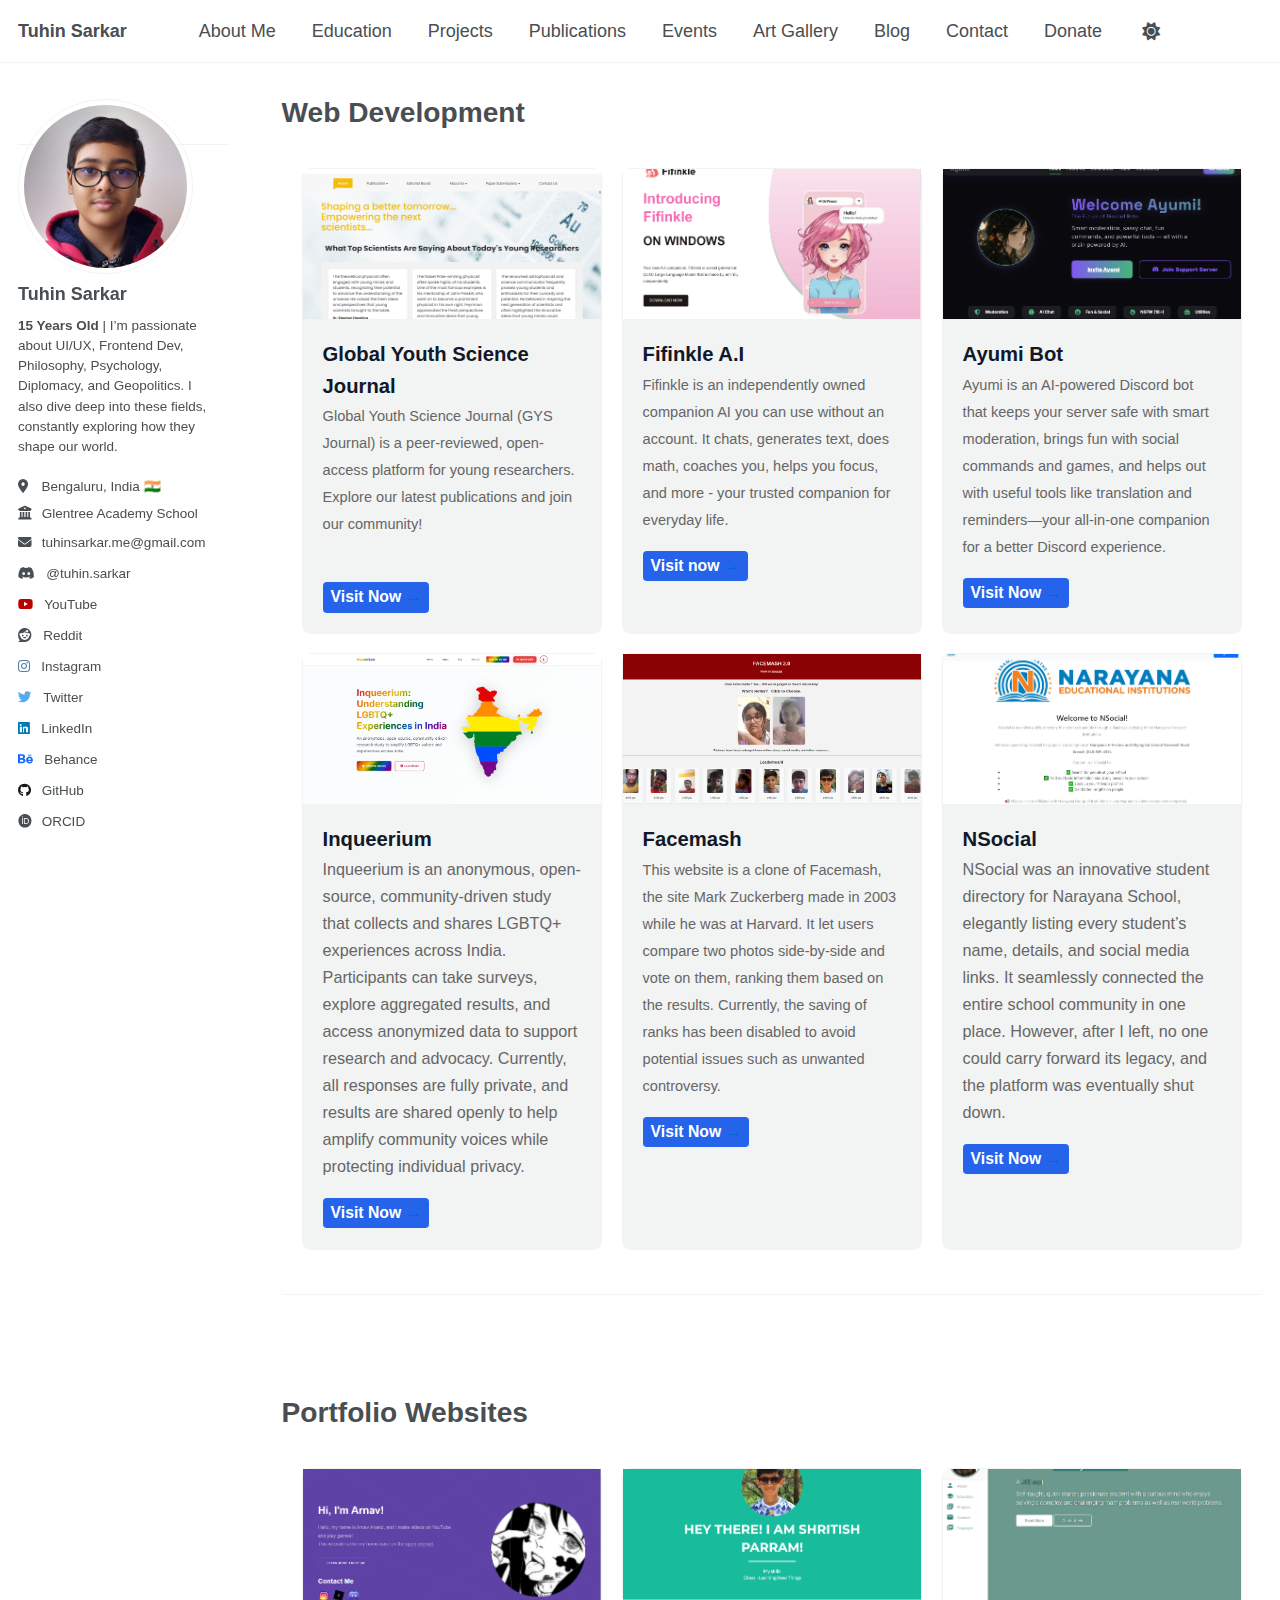
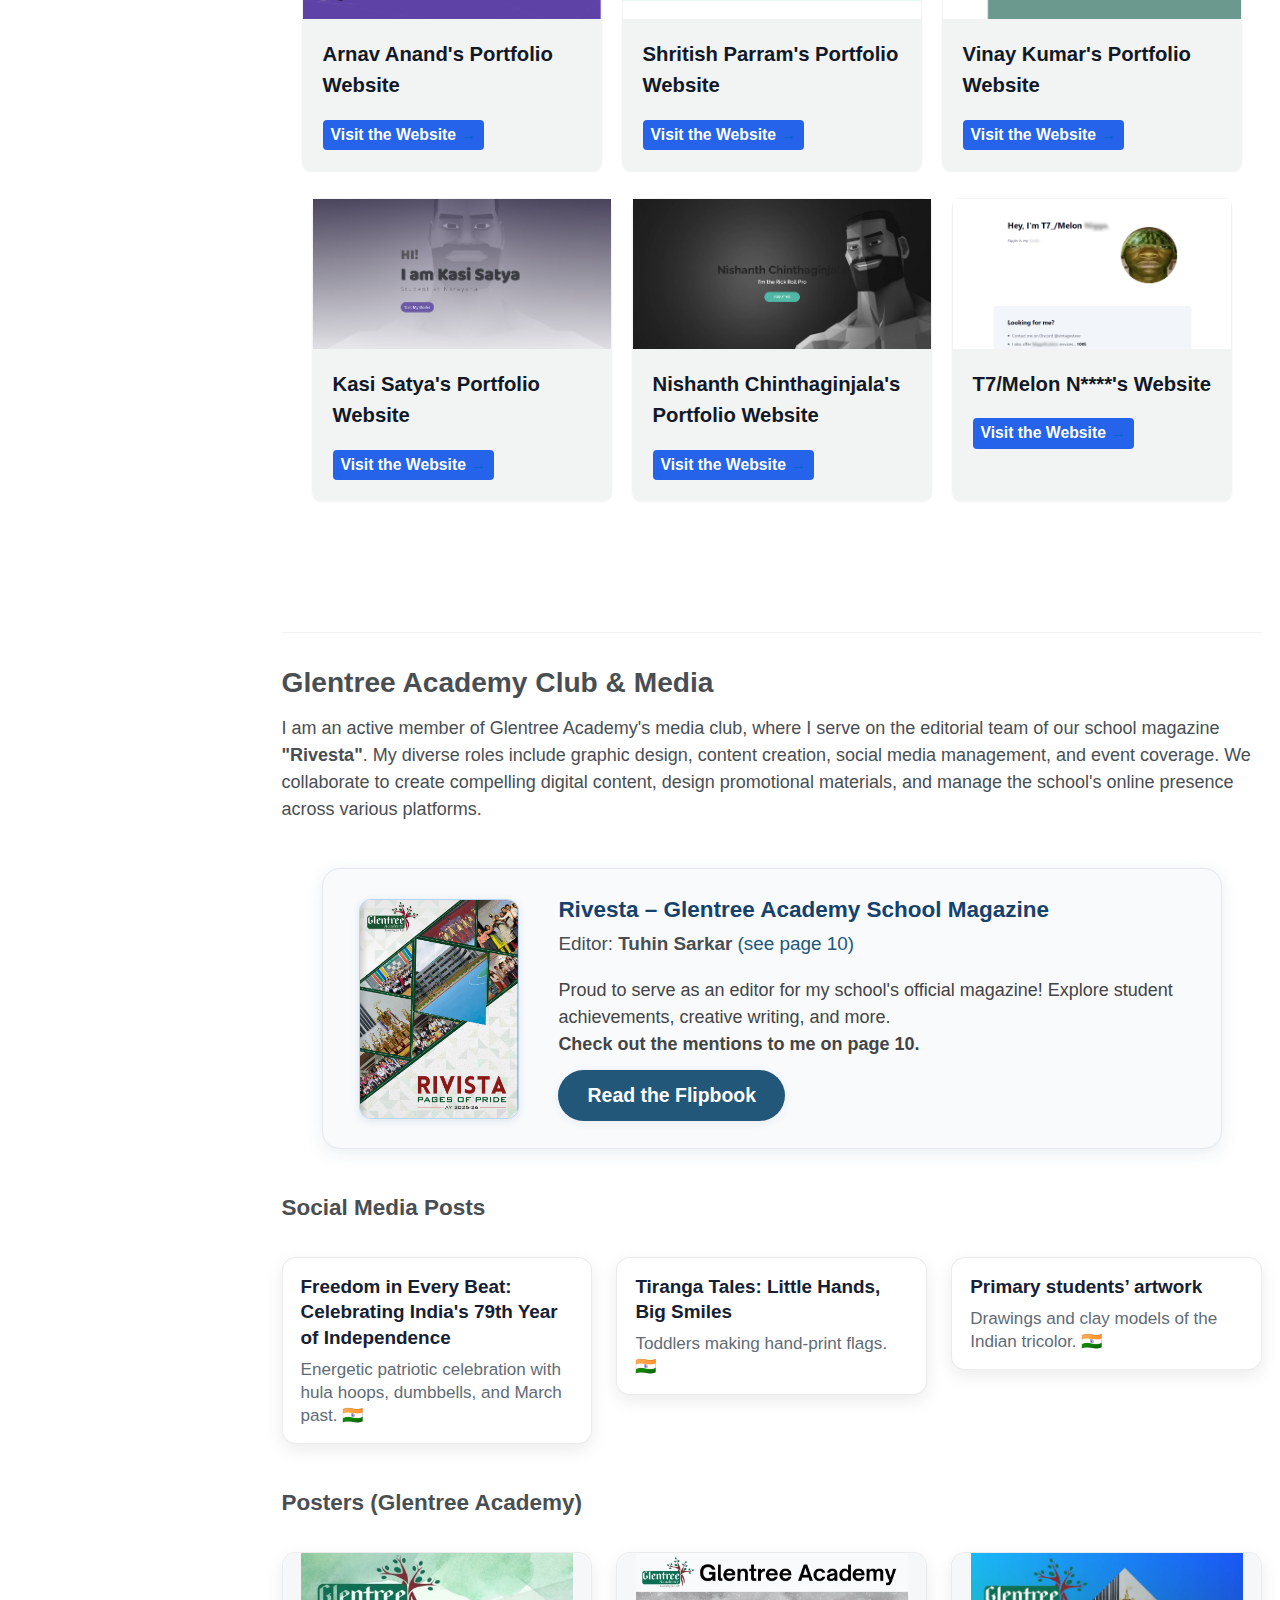
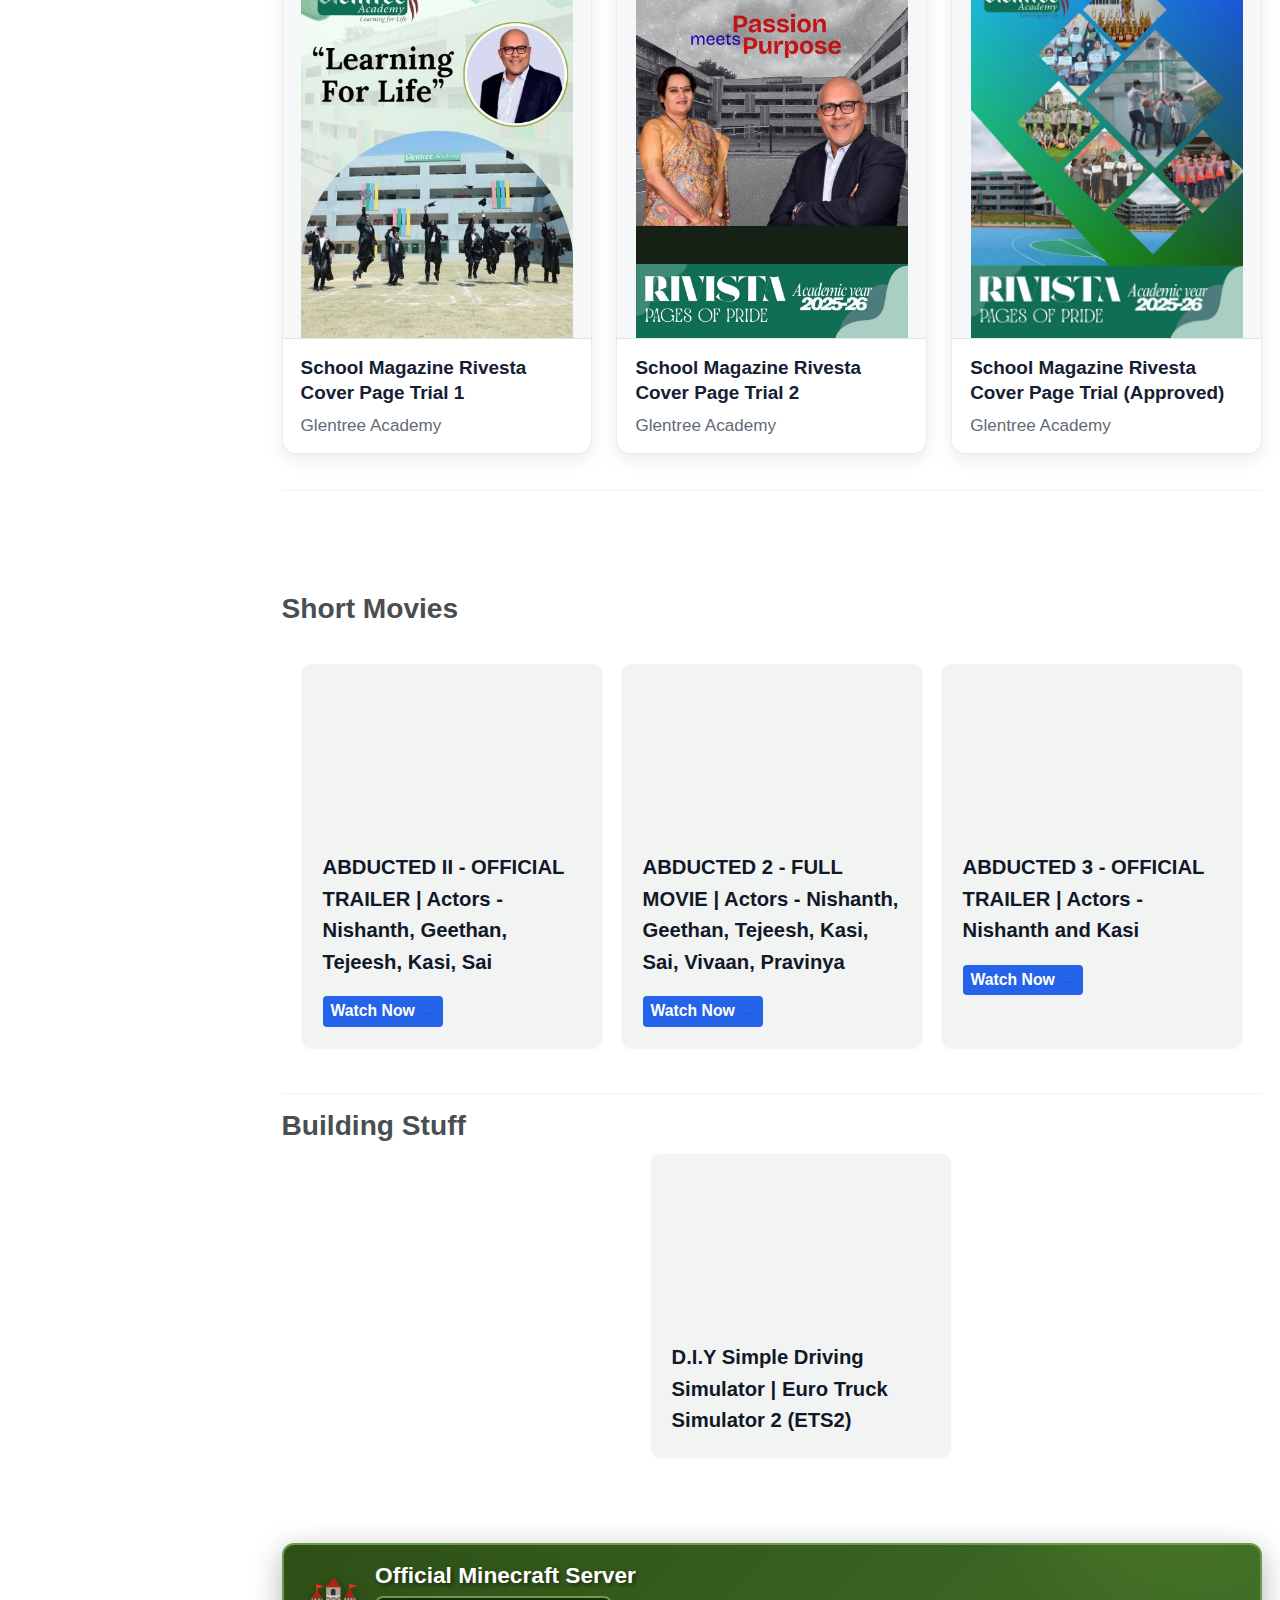
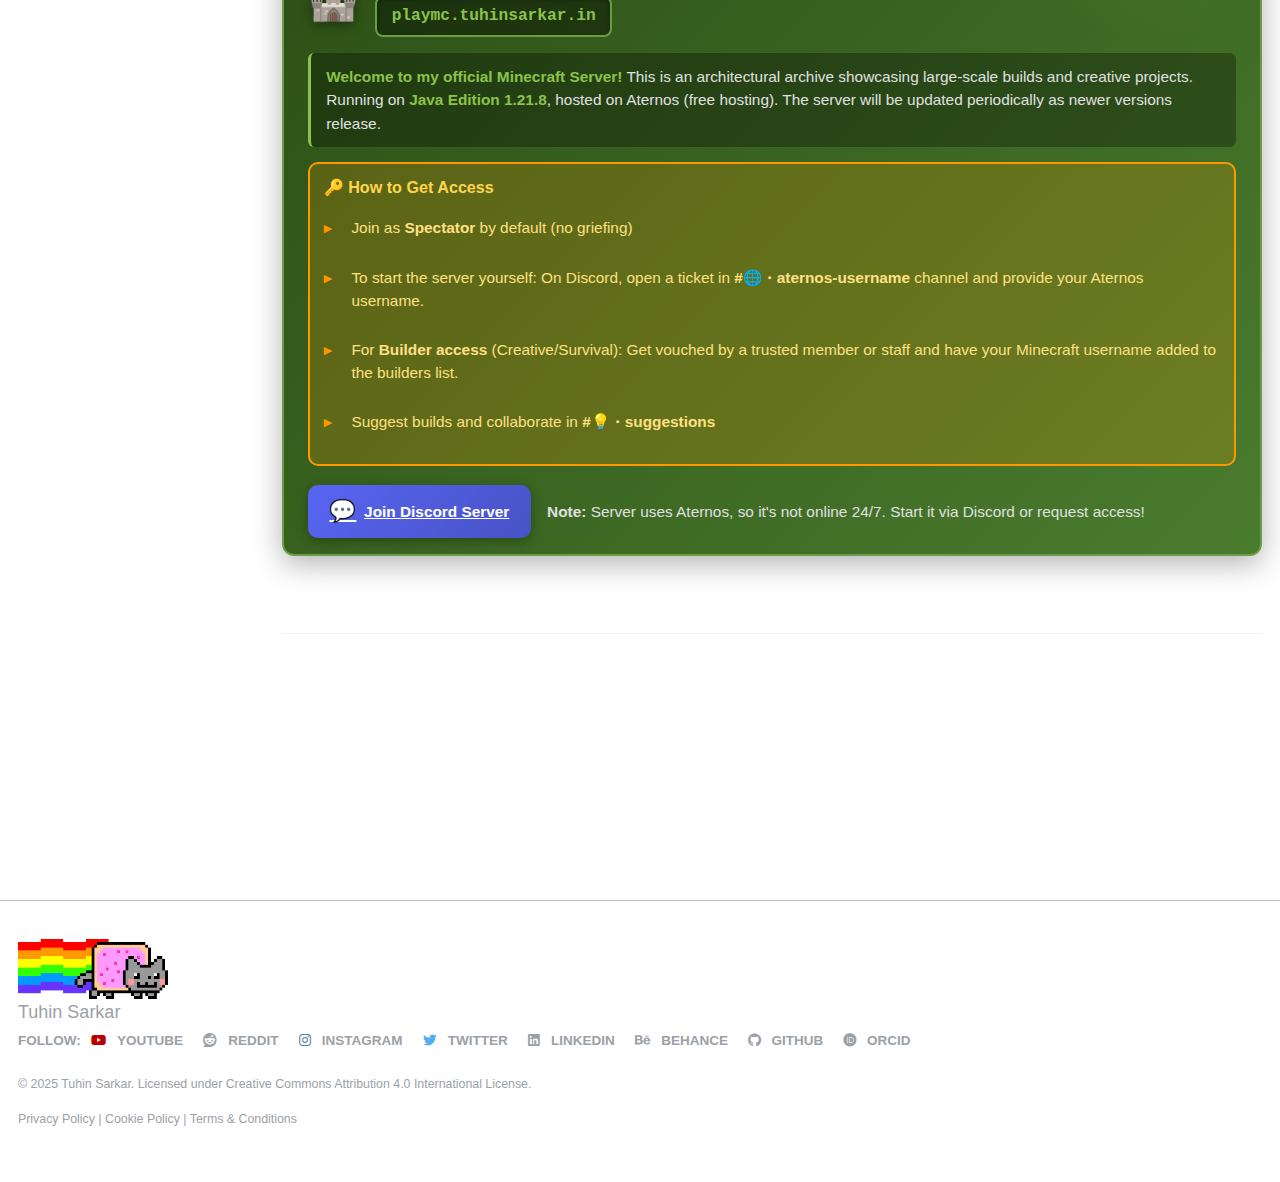
<file: projects.html>
<!DOCTYPE html>
<html lang="en" class="no-js">
<head>
    <!-- Google tag (gtag.js) -->
<script async src="https://www.googletagmanager.com/gtag/js?id=G-L59WPXW1YM"></script>
<script>
  window.dataLayer = window.dataLayer || [];
  function gtag(){dataLayer.push(arguments);}
  gtag('js', new Date());

  gtag('config', 'G-L59WPXW1YM');
</script>
    <meta charset="utf-8">
    <!-- begin SEO -->
    <title>Projects - Tuhin Sarkar</title>
    <meta name="description" content="Explore Tuhin Sarkar's innovative projects in AI, web development, UI/UX design, and technology. View his portfolio of groundbreaking work and creative solutions.">

  <meta property="og:locale" content="en-US">
    <meta property="og:site_name" content="Tuhin Sarkar">
    <meta property="og:title" content="Projects - Tuhin Sarkar">
    <meta property="og:url" content="https://www.tuhinsarkar.in/projects.html">
    <meta property="og:image" content="https://www.tuhinsarkar.in/images/headshot.jpg">
    <meta property="og:image:alt" content="Tuhin Sarkar - Headshot">

    <meta name="twitter:card" content="summary_large_image">
    <meta name="twitter:title" content="Projects - Tuhin Sarkar">
    <meta name="twitter:description" content="Explore Tuhin Sarkar's innovative projects in AI, web development, UI/UX design, and technology solutions.">
    <meta name="twitter:image" content="https://www.tuhinsarkar.in/images/headshot.jpg">
    
    <!-- Canonical URL -->
    <link rel="canonical" href="https://www.tuhinsarkar.in/projects.html">
    
    <!-- Favicon -->
    <link rel="icon" href="images/favicon.ico" type="image/x-icon">
    <link rel="icon" href="images/favicon-16x16.png" sizes="16x16">
    <link rel="icon" href="images/favicon-32x32.png" sizes="32x32">
    <link rel="apple-touch-icon" href="images/apple-touch-icon.png">

    <script type="application/ld+json">
        {
          "@context": "https://schema.org",
          "@type": "Person",
          "name": "Tuhin Sarkar",
          "url": "https://www.tuhinsarkar.in",
          "image": "https://www.tuhinsarkar.in/images/headshot.jpg",
          "description": "Tuhin Sarkar is a 14-year-old tech prodigy, developer, and digital activist from India.",
          "sameAs": [
            "https://scholar.google.com/citations?user=vUm5REgAAAAJ&hl=en",
            "http://orcid.org/0009-0001-0439-0646",
            "http://youtube.com/@tuhinsarkar_in",
            "http://instagram.com/tuhinsarkar.in",
            "https://twitter.com/tuhinsarkar_in",
            "https://github.com/tuhinsarkar-in"
          ]
        }
    </script>
    
    <script type="application/ld+json">
        {
          "@context": "https://schema.org",
          "@type": "BreadcrumbList",
          "itemListElement": [
            {
              "@type": "ListItem",
              "position": 1,
              "name": "Home",
              "item": "https://www.tuhinsarkar.in/"
            },
            {
              "@type": "ListItem",
              "position": 2,
              "name": "Projects",
              "item": "https://www.tuhinsarkar.in/projects.html"
            }
          ]
        }
        </script>        

    <meta name="HandheldFriendly" content="True">
    <meta name="MobileOptimized" content="320">
    <meta name="viewport" content="width=device-width, initial-scale=1.0">
    <script>
        document.documentElement.className = document.documentElement.className.replace(/\bno-js\b/g, '') + ' js ';
    </script>
    <!-- For all browsers -->
    <link rel="stylesheet" href="css/main.css">
    <meta http-equiv="cleartype" content="on">

    <!-- start custom head snippets -->
    <!-- favicon from https://commons.wikimedia.org/wiki/File:OOjs_UI_icon_academic-progressive.svg -->
    <link rel="apple-touch-icon" sizes="180x180" href="images/apple-touch-icon-180x180.png">
   
    <link rel="manifest" href="manifest.json">
  
    <meta name="theme-color" content="#ffffff">
    <link rel="stylesheet" href="css/academicons.css">
    <!-- Support for MathJax -->
    <script src="js/polyfill.min.js"></script>
    <script id="MathJax-script" async src="js/tex-mml-chtml.js"></script>
    <!-- end custom head snippets -->
    <style>
        /* Action links for Visit/Watch buttons - Dark mode support */
        .card .action,
        .card a.action,
        .card .action *,
        .card a.action * {
            color: #0066cc !important;
            text-decoration: none;
            font-weight: 600;
        }

        html[data-theme="dark"] .card .action,
        html[data-theme="dark"] .card a.action,
        html[data-theme="dark"] .card .action *,
        html[data-theme="dark"] .card a.action * {
            color: #4da6ff !important;
        }

        .card .action:hover,
        .card a.action:hover {
            text-decoration: underline;
        }
        
        /* Override inline color styles in card descriptions */
        .card .content span[style*="color"] {
            color: #666 !important;
        }
        
        html[data-theme="dark"] .card .content span[style*="color"] {
            color: #aaa !important;
        }
        
        /* But keep action links blue */
        .card .content .action,
        .card .content a.action {
            color: #FFFFFF !important;
        }
        
        html[data-theme="dark"] .card .content .action,
        html[data-theme="dark"] .card .content a.action {
            color: #FFFFFF !important;
        }
    </style>
    </head>

<body>
    <!--[if lt IE 9]>
    <div class="notice--danger align-center" style="margin: 0;">
        You are using an <strong>outdated</strong> browser. Please <a href="http://browsehappy.com/">upgrade your browser</a> to improve your experience.
    </div>
    <![endif]-->
    <div class="masthead">  
        <div class="masthead__inner-wrap">
            <div class="masthead__menu">
                <nav id="site-nav" class="greedy-nav">
                    <button>
                        <div class="navicon"></div>
                    </button>
                          <ul class="visible-links">
                                                                        <li class="masthead__menu-item masthead__menu-item--lg persist"><a href="index.html">Tuhin Sarkar</a></li>
                      <li class="masthead__menu-item"><a href="aboutme.html">About Me</a></li>
       <li class="masthead__menu-item"><a href="education.html">Education</a></li>
                           <li class="masthead__menu-item"><a href="projects.html">Projects</a></li>
                      <li class="masthead__menu-item"><a href="publications.html">Publications</a></li>
                      <li class="masthead__menu-item"><a href="events.html">Events</a></li>
                                <li class="masthead__menu-item"><a href="https://instagram.com/tuhinsarkar.art">Art Gallery</a></li>
                      <li class="masthead__menu-item"><a href="https://blog.tuhinsarkar.in">Blog</a></li>
                       <li class="masthead__menu-item"><a href="contact.html">Contact</a></li>
                       <li class="masthead__menu-item"><a href="donate.html">Donate</a></li>
                        <li id="theme-toggle" class="masthead__menu-item persist tail">
                            <a><i id="theme-icon" class="fa-solid fa-sun" aria-hidden="true" title="toggle theme"></i></a>
                        </li>
                    </ul>
                    <ul class="hidden-links hidden"></ul>
                </nav>
            </div>
        </div>
    </div>
    <div id="main" role="main">
        <div class="sidebar sticky">
            <div itemscope="" itemtype="http://schema.org/Person">
                <div class="author__avatar">
                    <img src="images/profile.png" class="author__avatar" alt="Tuhin Sarkar">
                </div>
                <div class="author__content">
                    <h3 class="author__name">Tuhin Sarkar</h3>

                    <p class="author__bio"><b>15 Years Old</b> | I’m passionate about UI/UX, Frontend Dev, Philosophy, Psychology, Diplomacy, and Geopolitics. I also dive deep into these fields, constantly exploring how they shape our world.</p>
                </div>
                <div class="author__urls-wrapper">
                    <button class="btn btn--inverse">Follow</button>
                    <ul class="author__urls social-icons">
                        <!-- Font Awesome icons / Biographic information -->
                        <li class="author__desktop"><i class="fa-solid fa-location-dot icon-pad-right" aria-hidden="true"></i>Bengaluru, India 🇮🇳</li>
                        <li class="author__desktop"><i class="fas fa-fw fa-building-columns icon-pad-right" aria-hidden="true"></i>Glentree Academy School </li>
                        <li><a href="mailto:tuhinsarkar.me@gmail.com"><i class="fas fa-fw fa-envelope icon-pad-right" aria-hidden="true"></i>tuhinsarkar.me@gmail.com</a></li>
                        <li><a href="#"><i class="fa-brands fa-discord"></i>&nbsp;&nbsp;&nbsp;@tuhin.sarkar</a></li>
                                    <!-- Font Awesome icons / Repositories and software development -->
                          <li><a href="http://youtube.com/@tuhinsarkar_in" aria-label="YouTube"><i class="fa-brands fa-youtube"></i>&nbsp;&nbsp;&nbsp;YouTube</a></li>
                        <li><a href="https://www.reddit.com/user/tuhin-sarkar_in/" aria-label="Reddit"><i class="fa-brands fa-reddit"></i>&nbsp;&nbsp;&nbsp;Reddit</a></li>
                        <li><a href="http://instagram.com/tuhinsarkar.in" aria-label="Instagram"><i class="fa-brands fa-instagram"></i>&nbsp;&nbsp;&nbsp;Instagram</a></li>
                        <li><a href="https://twitter.com/tuhinsarkar_in" aria-label="Twitter"><i class="fa-brands fa-twitter"></i>&nbsp;&nbsp;&nbsp;Twitter</a></li>
                        <li><a href="https://www.linkedin.com/in/tuhinsarkar-in" aria-label="LinkedIn"><i class="fab fa-linkedin"></i>&nbsp;&nbsp;&nbsp;LinkedIn</a></li>
                                                <li><a href="https://www.behance.com/tuhinsarkar-in" aria-label="Behance"><i class="fab fa-behance"></i>&nbsp;&nbsp;&nbsp;Behance</a></li>
  <li><a href="https://github.com/tuhinsarkar-in" aria-label="GitHub"><i class="fab fa-fw fa-github icon-pad-right" aria-hidden="true"></i>GitHub</a></li>
                                                <li><a href="https://orcid.org/0009-0001-0439-0646" aria-label="Orcid"><i class="fab fa-fw fa-orcid icon-pad-right" aria-hidden="true"></i>ORCID</a></li>
                        <!-- Font Awesome icons / Social media -->
                    </ul>
                </div>
            </div>
        </div>

       <div class="archive">
    <h1 class="page__title">Web Development</h1>
    <br>
<!-- Container to hold cards side by side -->
<div style="display: flex; gap: 20px; flex-wrap: wrap; justify-content: center;">

<!-- From Uiverse.io by Yaya12085 --> 
<!-- From Uiverse.io by Yaya12085 --> 
<div class="card" onclick="window.open('https://globalyouthsciencejournal.vercel.app', '_blank')" style="cursor:pointer;">
  <img src = "images/gysj.png" class="image" alt="Global Youth Science Journal">
  <div class="content">
 <span class="title">
Global Youth Science Journal
    </span>
    <br>
    <span style="font-size: 0.9em; color: #888;">

 <span style="font-size: 0.9em; color: #888;">Global Youth Science Journal (GYS Journal) is a peer-reviewed, open-access platform for young researchers. Explore our latest publications and join our community!<br></span>
 <br>
 <span class="action">
   Visit Now
   <span aria-hidden="true">
     →
   </span>
 </span>
</div>
</div>

<!-- From Uiverse.io by Yaya12085 --> 
<div class="card" onclick="window.open('https://fifinkle-ai.vercel.app', '_blank')" style="cursor:pointer;">
  <img src = "images/fifinkle.png" class="image" alt="Fifinkle A.I">
<div class="content">
 <span class="title">
     Fifinkle A.I
     </span>
    <br>
    <span style="font-size: 0.9em; color: #888;">

 <span style="font-size: 0.9em; color: #888;">Fifinkle is an independently owned companion AI you can use without an account. It chats, generates text, does math, coaches you, helps you focus, and more - your trusted companion for everyday life.</span>
 <br>
 <span class="action">
   Visit now
   <span aria-hidden="true">
     →
   </span>
 </span>
</div>
</div>
<div class="card" onclick="window.open('https://ayumi-bot.vercel.app', '_blank')" style="cursor:pointer;">
  <img src = "images/ayumi.png" class="image" alt="Ayumi Bot">
<div class="content">
 <span class="title">
Ayumi Bot
    </span>
    <br>
    <span style="font-size: 0.9em; color: #888;">

 <span style="font-size: 0.9em; color: #888;">Ayumi is an AI-powered Discord bot that keeps your server safe with smart moderation, brings fun with social commands and games, and helps out with useful tools like translation and reminders—your all-in-one companion for a better Discord experience.
</span>
 <br>
 <span class="action">
   Visit Now
   <span aria-hidden="true">
     →
   </span>
 </span>
</div>
</div>
<!-- From Uiverse.io by Yaya12085 --> 
<div class="card" onclick="window.open('https://inqueerium.vercel.app/', '_blank')" style="cursor:pointer;">
  <img src = "images/inqueerium.png" class="image" alt="Inqueerium">
<div class="content">
 <span class="title">
Inqueerium 
</span>


<br>
 <span style="font-size: 0.9em; color: #888;">Inqueerium is an anonymous, open-source, community-driven study that collects and shares LGBTQ+ experiences across India. Participants can take surveys, explore aggregated results, and access anonymized data to support research and advocacy. Currently, all responses are fully private, and results are shared openly to help amplify community voices while protecting individual privacy.

</span>
 <br>
 <span class="action">
   Visit Now
   <span aria-hidden="true">
     →
   </span>
 </span>
</div>
</div>

<!-- From Uiverse.io by Yaya12085 --> 
<div class="card" onclick="window.open('https://facemash1.vercel.app', '_blank')" style="cursor:pointer;">
  <img src="images/facemash.png" class="image" alt="Facemash - A clone of the original Facemash by Mark Zuckerberg">
  <div class="content">
    <span class="title">
      Facemash
    </span>
    <br>
    <span style="font-size: 0.9em; color: #888;">
    
    <span style="font-size: 0.9em; color: #888;">
      This website is a clone of Facemash, the site Mark Zuckerberg made in 2003 while he was at Harvard. It let users compare two photos side‑by‑side and vote on them, ranking them based on the results. Currently, the saving of ranks has been disabled to avoid potential issues such as unwanted controversy.
    </span>
    <br>
    <span class="action">
      Visit Now
      <span aria-hidden="true">
        →
      </span>
    </span>
  </div>
</div>

<!-- From Uiverse.io by Yaya12085 --> 
<div class="card" onclick="window.open('https://nsocial.netlify.app', '_blank')" style="cursor:pointer;">
  <img src = "images/nsocial.png" class="image" alt="NSocial - Student directory for Narayana School">
<div class="content">
 <span class="title">
NSocial
   </span>
<br>
 <span style="font-size: 0.9em; color: #888;">NSocial was an innovative student directory for Narayana School, elegantly listing every student’s name, details, and social media links. It seamlessly connected the entire school community in one place. However, after I left, no one could carry forward its legacy, and the platform was eventually shut down.</span>
 <br>
 <span class="action">
   Visit Now
   <span aria-hidden="true">
     →
   </span>
 </span>
</div>
</div>

</div>

<br>
<hr>
</div>

   

    <div class="archive">
            <h1 class="page__title">Portfolio Websites</h1>
            <br>
<!-- Container to hold cards side by side -->
<div style="display: flex; gap: 20px; flex-wrap: wrap; justify-content: center;">
  
    <!-- From Uiverse.io by Yaya12085 --> 
    <div class="card">
        <img src = "images/arnav.png" class="image">
         <div class="content">
           <a href="https://lecky.netlify.app/">
             <span class="title">
Arnav Anand's Portfolio Website
             </span>
           </a>
       
           <br>
       
           <a class="action" href="https://lecky.netlify.app/">
             Visit the Website
             <span aria-hidden="true">
               →
             </span>
           </a>
         </div>
    </div>
    
    <!-- From Uiverse.io by Yaya12085 --> 
    <div class="card">
        <img src = "images/shritishparram.png" class="image">
         <div class="content">
           <a href="https://shritishparram.netlify.app/">
             <span class="title">
Shritish Parram's Portfolio Website
            </span>
           </a>
       
         <br>
       
           <a class="action" href="https://shritishparram.netlify.app/">
             Visit the Website
             <span aria-hidden="true">
               →
             </span>
           </a>
         </div>
    </div>
    
    <!-- From Uiverse.io by Yaya12085 --> 
    <div class="card">
        <img src = "images/vinay.png" class="image">
         <div class="content">
           <a href="https://itsvinay.netlify.app/">
             <span class="title">
Vinay Kumar's Portfolio Website
             </span>
           </a>
       <br>
         
       
           <a class="action" href="https://itsvinay.netlify.app/">
             Visit the Website
             <span aria-hidden="true">
               →
             </span>
           </a>
         </div>
    </div>
  
  </div>
  
  <br>
  <!-- Container to hold cards side by side -->
<div style="display: flex; gap: 20px; flex-wrap: wrap; justify-content: center;">
  
    <!-- From Uiverse.io by Yaya12085 --> 
    <div class="card">
        <img src = "images/kasi.png" class="image">
        <div class="content">
           <a href="https://kasisatya.netlify.app/">
             <span class="title">
Kasi Satya's Portfolio Website
             </span>
           </a>
       
          <br>
       
           <a class="action" href="https://kasisatya.netlify.app/">
             Visit the Website
             <span aria-hidden="true">
               →
             </span>
           </a>
         </div>
    </div>
    
    <!-- From Uiverse.io by Yaya12085 --> 
    <div class="card">
        <img src = "images/nishant.png" class="image">
        <div class="content">
           <a href="https://notnishanth.netlify.app/">
             <span class="title">
              Nishanth Chinthaginjala's Portfolio Website
             </span>
           </a>
       
     <br>
       
           <a class="action" href="https://notnishanth.netlify.app/">
             Visit the Website
             <span aria-hidden="true">
               →
             </span>
           </a>
         </div>
    </div>
    
    <!-- From Uiverse.io by Yaya12085 --> 
    <div class="card">
        <img src = "images/t7site.png" class="image">
         <div class="content">
           <a href="https://vintage-steve.github.io/">
             <span class="title">
T7/Melon N****'s Website             </span>
           </a>
       
        <br>
       
           <a class="action" href="https://vintage-steve.github.io/">
             Visit the Website
             <span aria-hidden="true">
               →
             </span>
           </a>
         </div>
    </div>
  
  </div>
  
  <br>
  
<!-- Container to hold cards side by side -->
<div style="display: flex; gap: 20px; flex-wrap: wrap; justify-content: center;">
  
   
   <div class="list__item">
               
            </div>

            <div class="list__item">
               
            </div>
        </div>
    </div>
    <div class="archive">
    <!-- School Club Roles & Media Section -->
     <style>
        /* Enhanced grid and visual system for Social Media Posts & Posters */
        :root {
          --card-bg: #ffffff;
          --card-text: #152033;
          --muted-text: #616b76;
          --card-border: rgba(0,0,0,0.08);
          --card-shadow: 0 6px 18px rgba(0,0,0,0.08);
          --image-bg: #f6f7f9;
          --image-filter: none;
        }
        @media (prefers-color-scheme: dark) {
          :root {
            --card-bg: #1a1a1a;
            --card-text: #ffffff;
            --muted-text: #aaaaaa;
            --card-border: rgba(255,255,255,0.15);
            --card-shadow: 0 10px 28px rgba(0,0,0,0.6);
            --image-bg: #2a2a2a;
            --image-filter: brightness(0.9);
          }
        }
        /* Always follow the site's active theme attribute */
        html[data-theme="dark"] {
           --card-bg: #1a1a1a;
           --card-text: #ffffff;
           --muted-text: #aaaaaa;
           --card-border: rgba(255,255,255,0.15);
           --card-shadow: 0 10px 28px rgba(0,0,0,0.6);
           --image-bg: #2a2a2a;
           --image-filter: brightness(0.9);
         }
        html[data-theme="light"] {
          --card-bg: #ffffff;
          --card-text: #152033;
          --muted-text: #616b76;
          --card-border: rgba(0,0,0,0.08);
          --card-shadow: 0 6px 18px rgba(0,0,0,0.08);
          --image-bg: #f6f7f9;
          --image-filter: none;
        }

        .school-posters-cards {
            display: grid;
            grid-template-columns: repeat(3, minmax(0, 1fr));
            gap: 24px;
            align-items: stretch;
            margin: 2em auto;
        }
        @media (max-width: 1100px) {
          .school-posters-cards { grid-template-columns: repeat(2, minmax(0, 1fr)); }
        }
        @media (max-width: 700px) {
          .school-posters-cards { grid-template-columns: 1fr; }
        }
        .school-posters-cards a { text-decoration: none; color: inherit; display: block; }
        
        .poster-card {
            position: relative;
            background: var(--card-bg);
            color: var(--card-text);
            border: 1px solid var(--card-border);
            border-radius: 14px;
            overflow: hidden;
            box-shadow: var(--card-shadow);
            transition: transform 0.28s ease, box-shadow 0.28s ease, border-color 0.28s ease;
            width: 100%;
            max-width: none;
            cursor: pointer;
            display: flex;
            flex-direction: column;
            isolation: isolate;
        }
        
        .poster-card:hover {
            transform: translateY(-6px);
            box-shadow: 0 14px 34px rgba(0,0,0,0.18);
        }
        
        .poster-image {
            width: 100%;
            aspect-ratio: 4/5;
            object-fit: contain; /* ensure full image visibility */
            background: var(--image-bg);
            border-bottom: 1px solid var(--card-border);
            filter: var(--image-filter);
        }
        
        .poster-content {
            line-height: 1.35;
            color: var(--card-text);
            padding: 16px 18px;
        }
        
        .poster-title {
            font-weight: 600;
            font-size: 1.05em;
            margin-bottom: 0.4em;
            color: var(--card-text);
        }
        
        .poster-school {
            font-size: 0.95em;
            color: var(--muted-text);
        }
        
        /* Modal styles (posters) */
        .poster-modal {
            display: none;
            position: fixed;
            z-index: 1000;
            inset: 0;
            background-color: rgba(0, 0, 0, 0.9);
            overflow: auto;
            padding: 24px;
        }
        .poster-modal .modal-content {
            margin: auto;
            display: block;
            max-width: 92%;
            max-height: 82vh;
            object-fit: contain; /* preserve full poster visibility */
            background: var(--image-bg);
            filter: var(--image-filter);
            border-radius: 12px;
            border: 1px solid var(--card-border);
            box-shadow: var(--card-shadow);
        }
        .close-modal {
            position: absolute;
            top: 18px;
            right: 28px;
            color: #f1f1f1;
            font-size: 40px;
            font-weight: bold;
            cursor: pointer;
            line-height: 1;
        }
        .modal-caption {
            text-align: center;
            color: #fff;
            padding: 12px 8px 0;
            margin-top: 8px;
            font-weight: 600;
        }
    </style>
    <hr>
    <section class="school-club-section" style="margin:2em auto;max-width:1100px;">
   
    <style>
      .magazine-flipbook-card {
        display: flex;
        align-items: center;
        gap: 2.2em;
        background: #f8fafc;
        border: 1.5px solid #e3e8ee;
        border-radius: 18px;
        box-shadow: 0 4px 18px 0 rgba(34,87,122,0.10);
        padding: 1.5em 2em;
        margin: 2.5em auto 2.5em auto;
        max-width: 900px;
        width: 98%;
      }
      .magazine-flipbook-thumb {
        flex-shrink: 0;
      }
      .magazine-flipbook-img {
        width: 160px;
        height: 220px;
        object-fit: cover;
        border-radius: 12px;
        border: 1.5px solid #b6d4fa;
        box-shadow: 0 2px 8px 0 rgba(21,65,109,0.10);
        background: #fff;
      }
      .magazine-flipbook-content {
        flex: 1;
        min-width: 0;
      }
      .magazine-flipbook-title {
        font-size: 1.25em;
        color: #15416d;
        margin: 0 0 0.3em 0;
        font-weight: 700;
      }
      .magazine-flipbook-meta {
        font-size: 1.05em;
        margin-bottom: 0.5em;
      }
      .magazine-flipbook-desc {
        color: #444;
        font-size: 1em;
        margin-bottom: 0.7em;
      }
      .magazine-flipbook-btn {
        display: inline-block;
        padding: 0.55em 1.5em;
        background: #22577A;
        color: #fff !important;
        border-radius: 100px;
        font-size: 1.08em;
        font-family: inherit;
        text-decoration: none !important;
        font-weight: 600;
        box-shadow: 0 2px 8px 0 rgba(34,87,122,0.08);
        transition: background 0.18s, box-shadow 0.18s;
        border: none;
      }
      .magazine-flipbook-btn:hover, .magazine-flipbook-btn:focus {
        background: #15416d;
        color: #fff;
        text-decoration: none;
        box-shadow: 0 4px 16px 0 rgba(34,87,122,0.13);
      }
      @media (max-width: 700px) {
        .magazine-flipbook-card {
          flex-direction: column;
          align-items: stretch;
          padding: 1em 0.5em;
        }
        .magazine-flipbook-img {
          width: 100px;
          height: 140px;
          margin: 0 auto 1em auto;
        }
      }
    </style>
        <h1 class="page__title" style="margin-bottom:0.5em;">Glentree Academy Club & Media</h1>
        
 
           
            
            <p>I am an active member of Glentree Academy's media club, where I serve on the editorial team of our school magazine <strong>"Rivesta"</strong>. My diverse roles include graphic design, content creation, social media management, and event coverage. We collaborate to create compelling digital content, design promotional materials, and manage the school's online presence across various platforms.</p>

        
        <style>
            .roles-grid {
                display: grid;
                grid-template-columns: repeat(auto-fit, minmax(200px, 1fr));
                gap: 1.2em;
                margin: 1.5em 0;
            }
            
            .role-card {
                background: var(--card-bg, #ffffff);
                border: 2px solid var(--card-border, rgba(0,0,0,0.1));
                border-radius: 12px;
                padding: 1.5em 1.2em;
                text-align: center;
                transition: all 0.3s cubic-bezier(0.4, 0, 0.2, 1);
                box-shadow: 0 4px 12px rgba(0,0,0,0.05);
            }
            
            .role-card:hover {
                transform: translateY(-4px);
                box-shadow: 0 8px 25px rgba(255, 215, 0, 0.15);
                border-color: #FFD700;
            }
            
            .role-icon {
                font-size: 2.5em;
                margin-bottom: 0.5em;
                filter: drop-shadow(0 2px 4px rgba(0,0,0,0.1));
            }
            
            .role-title {
                font-size: 1.1em;
                font-weight: 700;
                color: var(--card-text, #142A52);
                margin-bottom: 0.4em;
            }
            
            .role-desc {
                font-size: 0.9em;
                color: var(--muted-text, #666);
                line-height: 1.4;
            }
            
            /* Dark mode styles for role cards */
            html[data-theme="dark"] .role-card {
                background: #2a2a2a;
                border-color: #444;
                box-shadow: 0 4px 12px rgba(0,0,0,0.3);
            }
            
            html[data-theme="dark"] .role-card:hover {
                background: #333;
                border-color: #FFD700;
                box-shadow: 0 8px 25px rgba(255, 215, 0, 0.2);
            }
            
            html[data-theme="dark"] .role-title {
                color: #ffffff;
            }
            
            html[data-theme="dark"] .role-desc {
                color: #e0e0e0;
            }
            
            @media (max-width: 768px) {
                .roles-grid {
                    grid-template-columns: repeat(2, 1fr);
                    gap: 1em;
                }
                
                .role-card {
                    padding: 1.2em 1em;
                }
                
                .role-icon {
                    font-size: 2em;
                }
                
                .role-title {
                    font-size: 1em;
                }
                
                .role-desc {
                    font-size: 0.85em;
                }
            }
            
            @media (max-width: 480px) {
                .roles-grid {
                    grid-template-columns: 1fr;
                }
            }
        </style>
     <!-- School Magazine Flipbook Card -->
    <div class="magazine-flipbook-card">
      <div class="magazine-flipbook-thumb">
        <img src="images/rivestaa.png" alt="Rivesta School Magazine Cover" class="magazine-flipbook-img">
      </div>
      <div class="magazine-flipbook-content">
        <h2 class="magazine-flipbook-title">Rivesta – Glentree Academy School Magazine</h2>
        <div class="magazine-flipbook-meta">Editor: <b>Tuhin Sarkar</b> <span style="color:#22577A;font-weight:500;">(see page 10)</span></div>
        <p class="magazine-flipbook-desc">Proud to serve as an editor for my school's official magazine! Explore student achievements, creative writing, and more. <br><b>Check out the mentions to me on page 10.</b></p>
        <a href="https://heyzine.com/flip-book/d25d4942c8.html" target="_blank" class="magazine-flipbook-btn">Read the Flipbook</a>
      </div>
    </div>
        <h2>Social Media Posts</h2>
        
        <div class="school-posters-cards">
          <a href="https://www.facebook.com/share/v/1Drh5ahmcL/" target="_blank" rel="noopener" aria-label="Freedom in Every Beat Independence Day post">
            <div class="poster-card" role="article">
                <div class="poster-content">
               
                    <div class="poster-title">Freedom in Every Beat: Celebrating India's 79th Year of Independence</div>
                    <div class="poster-school">Energetic patriotic celebration with hula hoops, dumbbells, and March past. 🇮🇳</div>
               
                  </div>
            </div>
          </a>
          
          <a href="https://www.facebook.com/share/r/177LfsrquY/" target="_blank" rel="noopener" aria-label="Tiranga Tales toddlers hand-print flags">
            <div class="poster-card" role="article">
                <div class="poster-content">
                
                    <div class="poster-title">Tiranga Tales: Little Hands, Big Smiles</div>
                    <div class="poster-school">Toddlers making hand-print flags. 🇮🇳</div>
                  
                </div>
            </div>
          </a>
          
          <a href="https://www.facebook.com/share/r/198WCm9voV/" target="_blank" rel="noopener" aria-label="Primary students artwork of Indian tricolor">
            <div class="poster-card" role="article">
                <div class="poster-content">
                
                    <div class="poster-title">Primary students’ artwork</div>
                    <div class="poster-school">Drawings and clay models of the Indian tricolor. 🇮🇳</div>
          
                  </div>
            </div>
          </a>
        </div>

        <h2>Posters (Glentree Academy)</h2>
        
        <div class="school-posters-cards">
            <div class="poster-card" onclick="openPosterModal('images/glentreeacademy2.png', 'School Event Poster')" role="button" aria-label="Open School Event Poster">
                <img src="images/glentreeacademy2.png" alt="School Event Poster" class="poster-image">
                <div class="poster-content">
                    <div class="poster-title">School Magazine Rivesta Cover Page Trial 1</div>
                    <div class="poster-school">Glentree Academy</div>
                </div>
            </div>
            
            <div class="poster-card" onclick="openPosterModal('images/glentreeacademy1.png', 'Academic Competition Poster')" role="button" aria-label="Open Academic Competition Poster">
                <img src="images/glentreeacademy1.png" alt="Academic Competition Poster" class="poster-image">
                <div class="poster-content">
                    <div class="poster-title">School Magazine Rivesta Cover Page Trial 2</div>
                    <div class="poster-school">Glentree Academy</div>
                </div>
            </div>
            
            <div class="poster-card" onclick="openPosterModal('images/glentreeacademy3.jpeg', 'Cultural Festival Poster')" role="button" aria-label="Open Cultural Festival Poster">
                <img src="images/glentreeacademy3.jpeg" alt="Cultural Festival Poster" class="poster-image">
                <div class="poster-content">
                    <div class="poster-title">School Magazine Rivesta Cover Page Trial (Approved)</div>
                    <div class="poster-school">Glentree Academy</div>
                </div>
            </div>
        </div>
    </section>
<hr>
    <!-- Poster Modal -->
    <div id="posterModal" class="poster-modal" aria-hidden="true" role="dialog" aria-label="Poster viewer">
        <span class="close-modal" onclick="closePosterModal()" aria-label="Close">&times;</span>
        <img class="modal-content" id="modalPosterImage" alt="Expanded poster">
        <div id="modalCaption" class="modal-caption"></div>
    </div>

    <script>
        // Function to open poster modal
        function openPosterModal(imageSrc, caption) {
            document.getElementById("modalPosterImage").src = imageSrc;
            document.getElementById("modalCaption").innerHTML = caption;
            document.getElementById("posterModal").style.display = "block";
            document.getElementById("posterModal").setAttribute('aria-hidden', 'false');
        }
        
        // Function to close poster modal
        function closePosterModal() {
            document.getElementById("posterModal").style.display = "none";
            document.getElementById("posterModal").setAttribute('aria-hidden', 'true');
        }
        
        // Close modal when clicking outside of image
        window.onclick = function(event) {
            const modal = document.getElementById('posterModal');
            if (event.target === modal) {
                closePosterModal();
            }
        };
        
        // Close modal with Escape key
        document.addEventListener('keydown', function(event) {
            if (event.key === "Escape") {
                closePosterModal();
            }
        });
    </script>
    </div>
    
<div class="archive">
    <h1 class="page__title">Short Movies</h1>
    <br>
<!-- Container to hold cards side by side -->
<div style="display: flex; gap: 20px; flex-wrap: wrap; justify-content: center;">

<!-- From Uiverse.io by Yaya12085 --> 
<div class="card">
  <iframe width="560" height="315" src="https://www.youtube.com/embed/TQBI6_fIr24?si=llH-Wub9KlfL_gPg" title="YouTube video player" frameborder="0" allow="accelerometer; autoplay; clipboard-write; encrypted-media; gyroscope; picture-in-picture; web-share" referrerpolicy="strict-origin-when-cross-origin" allowfullscreen></iframe> <div class="content">
   <a href="https://youtu.be/TQBI6_fIr24?si=E5y1uo_Su0c0Yn-l">
     <span class="title">
      ABDUCTED II - OFFICIAL TRAILER | Actors - Nishanth, Geethan, Tejeesh, Kasi, Sai 
     </span>
   </a>
<br>
   

   <a class="action" href="https://youtu.be/TQBI6_fIr24?si=E5y1uo_Su0c0Yn-l">
     Watch Now
     <span aria-hidden="true">
       →
     </span>
   </a>
 </div>
</div>

<!-- From Uiverse.io by Yaya12085 --> 
<div class="card">
  <iframe width="560" height="315" src="https://www.youtube.com/embed/WuRAFFADAOk?si=FTsydTtlrN47mDKv" title="YouTube video player" frameborder="0" allow="accelerometer; autoplay; clipboard-write; encrypted-media; gyroscope; picture-in-picture; web-share" referrerpolicy="strict-origin-when-cross-origin" allowfullscreen></iframe> <div class="content">
   <a href="https://youtu.be/WuRAFFADAOk?si=eGfz4iXhfMFz1-ux">
     <span class="title">
      ABDUCTED 2 - FULL MOVIE | Actors - Nishanth, Geethan, Tejeesh, Kasi, Sai, Vivaan, Pravinya      </span>
   </a>

 

   <a class="action" href="https://youtu.be/WuRAFFADAOk?si=eGfz4iXhfMFz1-ux">
     Watch Now
     <span aria-hidden="true">
       →
     </span>
   </a>
 </div>
</div>

<!-- From Uiverse.io by Yaya12085 --> 
<div class="card">
  <iframe width="560" height="315" src="https://www.youtube.com/embed/Qi83hYvg6R4?si=n52RHuVkbdbRT1nT" title="YouTube video player" frameborder="0" allow="accelerometer; autoplay; clipboard-write; encrypted-media; gyroscope; picture-in-picture; web-share" referrerpolicy="strict-origin-when-cross-origin" allowfullscreen></iframe> <div class="content">
   <a href="https://youtu.be/Qi83hYvg6R4?si=uU9GHSdC3uTAbkbi">
     <span class="title">
      ABDUCTED 3 - OFFICIAL TRAILER | Actors - Nishanth and Kasi 
         </span>
   </a>

 

   <a class="action" href="https://youtu.be/Qi83hYvg6R4?si=uU9GHSdC3uTAbkbi">
     Watch Now
     <span aria-hidden="true">
       →
     </span>
   </a>
 </div>
</div>

</div>

<br>
<hr>
<h1 class="page__title">Building Stuff</h1>
<div style="display: flex; justify-content: space-between; align-items: center; gap: 20px;">
  <!-- Imgur Embed -->
  <blockquote class="imgur-embed-pub" lang="en" data-id="a/KErrRjZ" data-context="false">
    <a href="//imgur.com/a/KErrRjZ"></a>
  </blockquote>
  <script async src="//s.imgur.com/min/embed.js" charset="utf-8"></script>

  <!-- YouTube Embed -->
  <div class="card">
    <iframe width="560" height="315" src="https://www.youtube.com/embed/LG-6te8wzQk?si=yLQP5-r5R8M41EVl" title="YouTube video player" frameborder="0" allow="accelerometer; autoplay; clipboard-write; encrypted-media; gyroscope; picture-in-picture; web-share" referrerpolicy="strict-origin-when-cross-origin" allowfullscreen></iframe>
    <div class="content">
      <a href="https://youtu.be/LG-6te8wzQk?si=oKTFwsb4QFhKkTvV">
        <span class="title">
          D.I.Y Simple Driving Simulator | Euro Truck Simulator 2 (ETS2) 
        </span>
      </a>
     
    </div>
  </div>

  

<br>

</div>
</div>
<br>
<hr />
 <!-- Minecraft Server Section -->
    <div class="archive">

     
        
        <style>
            .minecraft-server-card {
                background: linear-gradient(135deg, #2d5016 0%, #4a7c2e 100%);
                border-radius: 12px;
                padding: 1em 1.5em;
                margin: 0 auto 2em;
                max-width: 1100px;
                box-shadow: 0 8px 30px rgba(0, 0, 0, 0.3);
                border: 2px solid #6b9c47;
                position: relative;
                overflow: hidden;
                font-size: 0.9em;
            }
            
            .minecraft-server-card::before {
                content: '';
                position: absolute;
                top: -50%;
                right: -10%;
                width: 400px;
                height: 400px;
                background: radial-gradient(circle, rgba(139, 195, 74, 0.2) 0%, transparent 70%);
                border-radius: 50%;
                pointer-events: none;
            }
            
            .mc-header {
                display: flex;
                align-items: center;
                gap: 1em;
                margin-bottom: 1em;
                position: relative;
                z-index: 1;
            }
            
            .mc-icon {
                font-size: 2.5em;
                filter: drop-shadow(0 3px 6px rgba(0,0,0,0.4));
            }
            
            .mc-title-section h2 {
                color: #fff;
                font-size: 1.4em;
                margin: 0 0 0.3em 0;
                text-shadow: 2px 2px 4px rgba(0,0,0,0.5);
                font-weight: 700;
            }
            
            .mc-server-address {
                background: rgba(0, 0, 0, 0.4);
                padding: 0.4em 0.9em;
                border-radius: 8px;
                font-family: 'Courier New', monospace;
                font-size: 1em;
                color: #8bc34a;
                font-weight: bold;
                display: inline-block;
                border: 2px solid #6b9c47;
                box-shadow: inset 0 2px 4px rgba(0,0,0,0.3);
            }
            
            .mc-content {
                position: relative;
                z-index: 1;
            }
            
            .mc-info-grid {
                display: grid;
                grid-template-columns: repeat(auto-fit, minmax(250px, 1fr));
                gap: 1.2em;
                margin: 1.5em 0;
            }
            
            .mc-info-box {
                background: rgba(255, 255, 255, 0.15);
                backdrop-filter: blur(10px);
                border-radius: 12px;
                padding: 1.2em;
                border: 2px solid rgba(255, 255, 255, 0.2);
                transition: all 0.3s ease;
            }
            
            .mc-info-box:hover {
                background: rgba(255, 255, 255, 0.2);
                transform: translateY(-4px);
                box-shadow: 0 6px 20px rgba(0, 0, 0, 0.3);
            }
            
            .mc-info-box h3 {
                color: #fff;
                font-size: 1.1em;
                margin: 0 0 0.5em 0;
                display: flex;
                align-items: center;
                gap: 0.4em;
            }
            
            .mc-info-box p {
                color: #e0e0e0;
                font-size: 0.95em;
                margin: 0;
                line-height: 1.5;
            }
            
            .mc-description {
                background: rgba(0, 0, 0, 0.3);
                border-left: 3px solid #8bc34a;
                padding: 0.8em 1em;
                border-radius: 6px;
                margin: 1em 0;
                color: #e0e0e0;
                line-height: 1.5;
                font-size: 0.95em;
            }
            
            .mc-description strong {
                color: #8bc34a;
            }
            
            .mc-cta-section {
                display: flex;
                gap: 1em;
                margin-top: 1.2em;
                flex-wrap: wrap;
                align-items: center;
            }
            
            .mc-btn {
                display: inline-flex;
                align-items: center;
                gap: 0.5em;
                padding: 0.65em 1.4em;
                border-radius: 10px;
                font-size: 0.95em;
                font-weight: 700;
                text-decoration: none;
                transition: all 0.3s ease;
                border: none;
                cursor: pointer;
                box-shadow: 0 3px 12px rgba(0, 0, 0, 0.3);
            }
            
            .mc-btn-minecraft {
                background: linear-gradient(135deg, #8bc34a 0%, #689f38 100%);
                color: #fff;
            }
            
            .mc-btn-minecraft:hover {
                background: linear-gradient(135deg, #9ccc65 0%, #7cb342 100%);
                transform: translateY(-3px);
                box-shadow: 0 6px 25px rgba(139, 195, 74, 0.4);
            }
            
            .mc-btn-discord {
                background: linear-gradient(135deg, #5865F2 0%, #4752C4 100%);
                color: #fff !important;
            }
            
            .mc-btn-discord:hover {
                background: linear-gradient(135deg, #6875f5 0%, #5865F2 100%);
                transform: translateY(-3px);
                box-shadow: 0 6px 25px rgba(88, 101, 242, 0.4);
                color: #fff !important;
            }
            
            /* Ensure button text is always white in both modes */
            html[data-theme="dark"] .mc-btn-discord,
            html[data-theme="light"] .mc-btn-discord,
            .mc-btn-discord * {
                color: #fff !important;
            }
            
            .mc-features {
                display: flex;
                flex-wrap: wrap;
                gap: 1em;
                margin-top: 1.5em;
            }
            
            .mc-feature-tag {
                background: rgba(139, 195, 74, 0.3);
                color: #fff;
                padding: 0.5em 1em;
                border-radius: 20px;
                font-size: 0.9em;
                border: 1px solid rgba(139, 195, 74, 0.5);
            }
            
            .mc-access-info {
                background: rgba(255, 152, 0, 0.2);
                border: 2px solid #ff9800;
                border-radius: 10px;
                padding: 0.9em;
                margin-top: 1em;
                color: #fff;
                font-size: 0.95em;
            }
            
            .mc-access-info h3 {
                color: #ffd54f;
                margin: 0 0 0.6em 0;
                display: flex;
                align-items: center;
                gap: 0.5em;
                font-size: 1.05em;
            }
            
            .mc-access-steps {
                list-style: none;
                padding: 0;
                margin: 0;
            }
            
            .mc-access-steps li {
                padding: 0.6em 0;
                padding-left: 1.8em;
                position: relative;
                color: #ffe082;
            }
            
            .mc-access-steps li::before {
                content: '▸';
                position: absolute;
                left: 0;
                color: #ff9800;
                font-weight: bold;
            }
            
            /* Dark Mode Support */
            html[data-theme="dark"] .minecraft-server-card {
                background: linear-gradient(135deg, #1a2f0f 0%, #2d4a1e 100%);
                border-color: #4a6b2f;
                box-shadow: 0 8px 30px rgba(0, 0, 0, 0.6);
            }
            
            html[data-theme="dark"] .minecraft-server-card::before {
                background: radial-gradient(circle, rgba(107, 156, 71, 0.15) 0%, transparent 70%);
            }
            
            html[data-theme="dark"] .mc-server-address {
                background: rgba(0, 0, 0, 0.6);
                border-color: #4a6b2f;
                color: #9ccc65;
            }
            
            html[data-theme="dark"] .mc-description {
                background: rgba(0, 0, 0, 0.5);
                border-left-color: #9ccc65;
                color: #d0d0d0;
            }
            
            html[data-theme="dark"] .mc-description strong {
                color: #9ccc65;
            }
            
            html[data-theme="dark"] .mc-access-info {
                background: rgba(255, 152, 0, 0.15);
                border-color: #d68100;
            }
            
            html[data-theme="dark"] .mc-access-info h3 {
                color: #ffc857;
            }
            
            html[data-theme="dark"] .mc-access-steps li {
                color: #ffd97d;
            }
            
            html[data-theme="dark"] .mc-access-steps li::before {
                color: #ff9800;
            }
            
            html[data-theme="dark"] .mc-cta-section > div {
                color: #c0c0c0;
            }
            
            @media (max-width: 768px) {
                .minecraft-server-card {
                    padding: 1.5em;
                }
                
                .mc-header {
                    flex-direction: column;
                    text-align: center;
                }
                
                .mc-title-section h2 {
                    font-size: 1.5em;
                }
                
                .mc-server-address {
                    font-size: 1.1em;
                }
                
                .mc-cta-section {
                    flex-direction: column;
                    align-items: stretch;
                }
                
                .mc-btn {
                    justify-content: center;
                }
            }
        </style>
        
        <div class="minecraft-server-card">
            <div class="mc-header">
                <div class="mc-icon">🏰</div>
                <div class="mc-title-section">
                    <h2>Official Minecraft Server</h2>
                    <div class="mc-server-address">playmc.tuhinsarkar.in</div>
                </div>
            </div>
            
            <div class="mc-content">
                <div class="mc-description">
                    <strong>Welcome to my official Minecraft Server!</strong> This is an architectural archive showcasing large-scale builds and creative projects. Running on <strong>Java Edition 1.21.8</strong>, hosted on Aternos (free hosting). The server will be updated periodically as newer versions release.
                </div>
                
                <div class="mc-access-info">
                    <h3>🔑 How to Get Access</h3>
                    <ul class="mc-access-steps">
                        <li>Join as <strong>Spectator</strong> by default (no griefing)</li>
                        <li>To start the server yourself: On Discord, open a ticket in <strong>#🌐・aternos-username</strong> channel and provide your Aternos username.</li>
                        <li>For <strong>Builder access</strong> (Creative/Survival): Get vouched by a trusted member or staff and have your Minecraft username added to the builders list.</li>
                        <li>Suggest builds and collaborate in <strong>#💡・suggestions</strong></li>
                    </ul>
                </div>
                
                <div class="mc-cta-section">
                    <a href="https://discord.gg/VVw7BTVM9x" target="_blank" class="mc-btn mc-btn-discord">
                        <span style="font-size: 1.4em;">💬</span>
                        Join Discord Server
                    </a>
                    
                    <div style="color: #e0e0e0; font-size: 0.95em;">
                        <strong>Note:</strong> Server uses Aternos, so it's not online 24/7. Start it via Discord or request access!
                    </div>
                </div>
            </div>
        </div>
        
        <br>
        <hr>
    </div>
</div>

<!-- Container to hold cards side by side -->
<div style="display: flex; gap: 20px; flex-wrap: wrap; justify-content: center;">
       <div class="page__footer">
        <footer>
            <!-- start custom footer snippets -->
            <img src="images/nyancat.gif" width = "150" alt="Nyan Cat" title="🌈 This is a sign about something about me. ">
            <br>
            <a href="index.html">Tuhin Sarkar</a>
            <!-- end custom footer snippets -->
            <div class="page__footer-follow">
                
                <ul class="social-icons">
                    <li><strong>Follow:</strong></li>
                   
                
                   <!-- Font Awesome icons / Biographic information -->
                     
                                      <!-- Font Awesome icons / Repositories and software development -->
                          <li><a href="http://youtube.com/@tuhinsarkar_in" aria-label="YouTube"><i class="fa-brands fa-youtube"></i>&nbsp;&nbsp;&nbsp;YouTube</a></li>
                        <li><a href="https://www.reddit.com/user/tuhin-sarkar_in/" aria-label="Reddit"><i class="fa-brands fa-reddit"></i>&nbsp;&nbsp;&nbsp;Reddit</a></li>
                        <li><a href="http://instagram.com/tuhinsarkar.in" aria-label="Instagram"><i class="fa-brands fa-instagram"></i>&nbsp;&nbsp;&nbsp;Instagram</a></li>
                        <li><a href="https://twitter.com/tuhinsarkar_in" aria-label="Twitter"><i class="fa-brands fa-twitter"></i>&nbsp;&nbsp;&nbsp;Twitter</a></li>
                        <li><a href="https://www.linkedin.com/in/tuhinsarkar-in" aria-label="LinkedIn"><i class="fab fa-linkedin"></i>&nbsp;&nbsp;&nbsp;LinkedIn</a></li>
                                                <li><a href="https://www.behance.com/tuhinsarkar-in" aria-label="Behance"><i class="fab fa-behance"></i>&nbsp;&nbsp;&nbsp;Behance</a></li>
  <li><a href="https://github.com/tuhinsarkar-in" aria-label="GitHub"><i class="fab fa-fw fa-github icon-pad-right" aria-hidden="true"></i>GitHub</a></li>
                                                <li><a href="https://orcid.org/0009-0001-0439-0646" aria-label="Orcid"><i class="fab fa-fw fa-orcid icon-pad-right" aria-hidden="true"></i>ORCID</a></li>
                
                  
                </ul>
                
            </div>

            <div class="page__footer-copyright">
                <p>© 2025 Tuhin Sarkar. Licensed under <a href="https://creativecommons.org/licenses/by/4.0/" target="_blank">Creative Commons Attribution 4.0 International License</a>.</p>
                    <p><a href="privacy-policy.html">Privacy Policy</a> | <a href="cookie-policy.html">Cookie Policy</a> | <a href="terms-conditions.html">Terms & Conditions</a></p>   
              </div>
            
        </footer>
    </div>
    <script src="js/main.min.js"></script>
</body>
</html>
</file>
<file: style.css>
/* Extracted from index.html <style> block on 2025-10-31 */
/* ========== ARTISTIC PORTFOLIO - MASTERPIECE EDITION ========== */
* {
    margin: 0;
    padding: 0;
    box-sizing: border-box;
}

:root {
    --bg-primary: #0A0C10;
    --bg-surface: #0F1115;
    --bg-card: #131318;
    --text-heading: #FFFFFF;
    --text-subheading: #E6E6E6;
    --text-body: #CFCFCF;
    --text-muted: #9AA0A6;
    --accent-gold: #D9A066;
    --accent-cyan: #7CC6E8;
    --accent-magenta: #C17FD7;
    --accent-rose: #E89BA6;
    --success: #67C587;
    --glow-gold: rgba(217, 160, 102, 0.4);
    --glow-cyan: rgba(124, 198, 232, 0.3);
    --glow-magenta: rgba(193, 127, 215, 0.3);
}

html {
    scroll-behavior: auto;
    overflow-x: hidden;
}

body {
    font-family: 'Futura', 'Century Gothic', 'Trebuchet MS', -apple-system, BlinkMacSystemFont, sans-serif;
    background: var(--bg-primary);
    color: var(--text-body);
    line-height: 1.6;
    overflow-x: hidden;
    position: relative;
    cursor: url('data:image/svg+xml,<svg xmlns="http://www.w3.org/2000/svg" width="32" height="32" viewBox="0 0 24 24"><path fill="%23FFF" stroke="%23000" stroke-width="2" d="M5.5 3.21V20.8c0 .45.54.67.85.35l4.86-4.86a.5.5 0 0 1 .35-.15h6.87a.5.5 0 0 0 .35-.85L6.35 2.85a.5.5 0 0 0-.85.35Z"></path></svg>'), auto;
}

/* Hover cursor for interactive elements */
a, button, .cursor-pointer, input[type="submit"], input[type="button"], [onclick] {
    cursor: url('data:image/svg+xml,<svg xmlns="http://www.w3.org/2000/svg" width="32" height="32" viewBox="0 0 24 24"><path fill="%23FFF" stroke="%23000" stroke-width="2" stroke-linejoin="round" d="M10 11V8.99c0-.88.59-1.64 1.44-1.86h.05A1.99 1.99 0 0 1 14 9.05V12v-2c0-.88.6-1.65 1.46-1.87h.05A1.98 1.98 0 0 1 18 10.06V13v-1.94a2 2 0 0 1 1.51-1.94h0A2 2 0 0 1 22 11.06V14c0 .6-.08 1.27-.21 1.97a7.96 7.96 0 0 1-7.55 6.48 54.98 54.98 0 0 1-4.48 0 7.96 7.96 0 0 1-7.55-6.48C2.08 15.27 2 14.59 2 14v-1.49c0-1.11.9-2.01 2.01-2.01h0a2 2 0 0 1 2.01 2.03l-.01.97v-10c0-1.1.9-2 2-2h0a2 2 0 0 1 2 2V11Z"></path></svg>'), pointer !important;
}

/* ========== ANIMATED BACKGROUND WITH FLOATING ORBS ========== */
.animated-bg {
    position: fixed;
    top: 0;
    left: 0;
    width: 100%;
    height: 100%;
    z-index: 0;
    pointer-events: none;
    overflow: hidden;
}

.gradient-orb {
    position: absolute;
    border-radius: 50%;
    filter: blur(80px);
    opacity: 0.15;
    animation: float 20s infinite ease-in-out;
}

.orb-1 {
    width: 600px;
    height: 600px;
    background: radial-gradient(circle, var(--accent-gold), transparent 70%);
    top: -200px;
    left: -100px;
    animation-delay: 0s;
}

.orb-2 {
    width: 500px;
    height: 500px;
    background: radial-gradient(circle, var(--accent-cyan), transparent 70%);
    top: 40%;
    right: -150px;
    animation-delay: -7s;
}

.orb-3 {
    width: 700px;
    height: 700px;
    background: radial-gradient(circle, var(--accent-magenta), transparent 70%);
    bottom: -250px;
    left: 20%;
    animation-delay: -14s;
}

@keyframes float {
    0%, 100% { transform: translate(0, 0) scale(1); }
    25% { transform: translate(30px, -30px) scale(1.1); }
    50% { transform: translate(-20px, 20px) scale(0.9); }
    75% { transform: translate(40px, 10px) scale(1.05); }
}

#particle-canvas {
    position: absolute;
    top: 0;
    left: 0;
    width: 100%;
    height: 100%;
}

/* ========== GLASSMORPHIC HEADER ========== */
header {
    position: fixed;
    top: 0;
    left: 0;
    width: 100%;
    padding: 20px 60px;
    display: flex;
    justify-content: center;
    align-items: center;
    z-index: 1000;
    background: rgba(15, 17, 21, 0.6);
    backdrop-filter: blur(20px);
    border-bottom: 1px solid rgba(255, 255, 255, 0.05);
    transition: all 0.4s cubic-bezier(0.22, 0.9, 0.22, 1);
}

header.scrolled {
    padding: 12px 60px;
    background: rgba(10, 12, 16, 0.85);
    backdrop-filter: blur(30px);
    box-shadow: 0 8px 32px rgba(0, 0, 0, 0.4);
}

.logo {
    font-family: 'Futura', 'Century Gothic', 'Trebuchet MS', sans-serif;
    font-size: 28px;
    font-weight: 700;
    background: linear-gradient(135deg, var(--accent-gold), var(--accent-cyan));
    -webkit-background-clip: text;
    -webkit-text-fill-color: transparent;
    background-clip: text;
    letter-spacing: -1px;
    transition: all 0.3s ease;
    position: absolute;
    left: 60px;
}

.logo:hover {
    transform: scale(1.05);
    filter: drop-shadow(0 0 20px var(--glow-gold));
}

nav {
    display: flex;
    gap: 40px;
}

nav a {
    color: var(--text-subheading);
    text-decoration: none;
    font-size: 14px;
    font-weight: 500;
    letter-spacing: 0.5px;
    position: relative;
    padding: 8px 0;
    transition: all 0.3s cubic-bezier(0.22, 0.9, 0.22, 1);
}

nav a::after {
    content: '';
    position: absolute;
    bottom: 0;
    left: 0;
    width: 0;
    height: 2px;
    background: linear-gradient(90deg, var(--accent-gold), var(--accent-cyan));
    transition: width 0.4s cubic-bezier(0.22, 0.9, 0.22, 1);
}

nav a:hover {
    color: var(--text-heading);
    transform: translateY(-2px);
}

nav a:hover::after {
    width: 100%;
}

/* ========== MOBILE MENU TOGGLE ========== */
.mobile-menu-toggle {
    display: none;
    flex-direction: column;
    gap: 6px;
    background: none;
    border: none;
    cursor: pointer;
    padding: 8px;
    z-index: 1001;
    position: relative;
}

.mobile-menu-toggle span {
    width: 28px;
    height: 3px;
    background: var(--text-heading);
    border-radius: 2px;
    transition: all 0.3s ease;
    display: block;
    transform-origin: center;
}

.mobile-menu-toggle.active span:nth-child(1) {
    transform: translateY(9px) rotate(45deg);
}

.mobile-menu-toggle.active span:nth-child(2) {
    opacity: 0;
}

.mobile-menu-toggle.active span:nth-child(3) {
    transform: translateY(-9px) rotate(-45deg);
}

/* ========== HERO SECTION - CINEMATIC REVEAL ========== */
.hero {
    position: relative;
    min-height: 100vh;
    width: 100%;
    max-width: none;
    margin: 0;
    display: flex;
    flex-direction: column;
    justify-content: center;
    align-items: center;
    text-align: center;
    padding: 120px 60px 60px;
    overflow: hidden;
}

.hero-video-bg {
    position: absolute;
    top: 0;
    left: 0;
    width: 100%;
    height: 100%;
    object-fit: cover;
    object-position: center;
    z-index: 1;
    filter: blur(4px);
}

.hero-video-overlay {
    position: absolute;
    top: 0;
    left: 0;
    width: 100%;
    height: 100%;
    background: rgba(0, 0, 0, 0.5);
    z-index: 2;
}

/* Ensure video fills properly on all devices */
@media (max-width: 768px) {
    .hero-video-bg {
        width: 100%;
        height: 100%;
        min-width: 100vw;
        min-height: 100vh;
        object-fit: cover;
    }
    
    .hero-video-bg video,
    .hero-video-bg img {
        width: 100%;
        height: 100%;
        min-width: 100vw;
        min-height: 100vh;
        object-fit: cover !important;
        object-position: center !important;
    }
}

.hero-content {
    position: relative;
    z-index: 10;
    max-width: 1200px;
}

.hero-label {
    font-size: 14px;
    letter-spacing: 4px;
    text-transform: uppercase;
    color: var(--accent-cyan);
    margin-bottom: 30px;
    opacity: 0;
    animation: fadeInUp 0.8s ease forwards 0.2s;
    font-weight: 600;
}

.hero h1 {
    font-family: 'Futura', 'Century Gothic', 'Trebuchet MS', sans-serif;
    font-size: clamp(60px, 10vw, 140px);
    font-weight: 700;
    line-height: 1.1;
    margin-bottom: 30px;
    color: #FFFFFF;
    opacity: 0;
    animation: heroTitleFadeIn 1.2s cubic-bezier(0.22, 0.9, 0.22, 1) forwards 0.3s;
    letter-spacing: -3px;
    position: relative;
}

/* Hero Title Fade In Animation */
@keyframes heroTitleFadeIn {
    0% {
        opacity: 0;
        transform: translateY(30px) scale(0.95);
        filter: blur(10px);
    }
    100% {
        opacity: 1;
        transform: translateY(0) scale(1);
        filter: blur(0);
    }
}

.hero h1::before {
    content: attr(data-text);
    position: absolute;
    left: 0;
    top: 0;
    z-index: -1;
    filter: blur(40px);
    opacity: 0.5;
    animation: glow 3s ease-in-out infinite;
}

@keyframes glow {
    0%, 100% { opacity: 0.3; filter: blur(40px); }
    50% { opacity: 0.6; filter: blur(60px); }
}

.hero-tagline {
    font-size: clamp(16px, 2vw, 22px);
    color: var(--text-subheading);
    max-width: 800px;
    margin: 0 auto 50px;
    line-height: 1.8;
    opacity: 0;
    animation: fadeInUp 1s ease forwards 0.6s;
    font-weight: 300;
    letter-spacing: 0.5px;
}

.hero-cta {
    display: flex;
    gap: 24px;
    justify-content: center;
    flex-wrap: wrap;
    opacity: 0;
    animation: fadeInUp 1s ease forwards 0.8s;
}

/* Hero Social Links - Mobile Only */
.hero-social-mobile {
    display: none;
    gap: 16px;
    justify-content: center;
    margin-top: 32px;
    opacity: 1;
}

body:not(.animations-disabled) .hero-social-mobile {
    opacity: 0;
    animation: fadeInUp 1s ease forwards 1s;
}

.hero-social-icon {
    width: 44px;
    height: 44px;
    display: flex;
    align-items: center;
    justify-content: center;
    background: rgba(255, 255, 255, 0.08);
    backdrop-filter: blur(10px);
    -webkit-backdrop-filter: blur(10px);
    border: 1px solid rgba(255, 255, 255, 0.15);
    border-radius: 50%;
    transition: all 0.3s cubic-bezier(0.4, 0, 0.2, 1);
    box-shadow: 0 4px 15px rgba(0, 0, 0, 0.1);
}

.hero-social-icon:hover {
    background: rgba(255, 255, 255, 0.15);
    border-color: var(--accent-gold);
    transform: translateY(-3px) scale(1.1);
    box-shadow: 0 8px 25px rgba(217, 160, 102, 0.3);
}

.hero-social-icon img {
    width: 22px;
    height: 22px;
    object-fit: contain;
    opacity: 1;
}

.hero-social-icon:hover img {
    opacity: 1;
}

.btn {
    padding: 16px 40px;
    font-size: 15px;
    font-weight: 600;
    text-decoration: none;
    border-radius: 50px;
    transition: all 0.4s cubic-bezier(0.22, 0.9, 0.22, 1);
    position: relative;
    overflow: hidden;
    letter-spacing: 0.5px;
}

.btn-primary {
    background: #FFFFFF;
    color: #000;
    box-shadow: 0 10px 40px rgba(255, 255, 255, 0.3);
}

.btn-primary::before {
    content: '';
    position: absolute;
    top: 0;
    left: -100%;
    width: 100%;
    height: 100%;
    background: linear-gradient(135deg, var(--accent-gold), var(--accent-cyan));
    transition: left 0.5s ease;
    z-index: -1;
}

.btn-primary:hover::before {
    left: 0;
}

.btn-primary:hover {
    transform: translateY(-3px) scale(1.05);
    box-shadow: 0 15px 60px rgba(255, 255, 255, 0.5);
}

.btn-secondary {
    background: rgba(255, 255, 255, 0.05);
    color: var(--text-heading);
    border: 1px solid rgba(255, 255, 255, 0.1);
    backdrop-filter: blur(10px);
}

.btn-secondary:hover {
    background: rgba(255, 255, 255, 0.1);
    border-color: var(--accent-gold);
    transform: translateY(-3px);
    box-shadow: 0 10px 40px rgba(255, 255, 255, 0.1);
}

/* Social Icons Floating */
.social-links {
    position: fixed;
    right: 60px;
    top: 50%;
    transform: translateY(-50%);
    display: flex;
    flex-direction: column;
    gap: 20px;
    z-index: 100;
}

.social-icon {
    width: 44px;
    height: 44px;
    display: flex;
    align-items: center;
    justify-content: center;
    background: rgba(255, 255, 255, 0.03);
    backdrop-filter: blur(10px);
    border: 1px solid rgba(255, 255, 255, 0.08);
    border-radius: 50%;
    color: var(--text-muted);
    text-decoration: none;
    font-size: 18px;
    transition: all 0.4s cubic-bezier(0.22, 0.9, 0.22, 1);
    position: relative;
    overflow: hidden;
}

.social-icon img {
    width: 24px;
    height: 24px;
    object-fit: contain;
    transition: all 0.4s ease;
    filter: brightness(0.7);
}

.social-icon:hover {
    background: rgba(217, 160, 102, 0.1);
    border-color: var(--accent-gold);
    color: var(--accent-gold);
    transform: scale(1.15) translateX(-5px);
    box-shadow: 0 8px 24px var(--glow-gold);
}

.social-icon:hover img {
    filter: brightness(1) drop-shadow(0 0 8px var(--accent-gold));
    transform: scale(1.1);
}

/* Scroll Indicator - Triple Arrows */
.scroll-indicator-arrows {
    position: absolute;
    bottom: 40px;
    left: 50%;
    transform: translateX(-50%);
    display: flex;
    flex-direction: column;
    align-items: center;
    justify-content: center;
    gap: 2px;
    opacity: 0;
    animation: fadeIn 1s ease forwards 1.2s;
    z-index: 15;
}

.arrow-down {
    width: 16px;
    height: 16px;
    border-right: 2.5px solid rgba(255, 255, 255, 0.7);
    border-bottom: 2.5px solid rgba(255, 255, 255, 0.7);
    transform: rotate(45deg);
    animation: arrowBounce 2s infinite;
    margin: 0;
    padding: 0;
}

.arrow-down:nth-child(1) {
    opacity: 0.4;
    animation-delay: 0s;
}

.arrow-down:nth-child(2) {
    opacity: 0.6;
    animation-delay: 0.15s;
}

.arrow-down:nth-child(3) {
    opacity: 0.8;
    animation-delay: 0.3s;
}

.scroll-text {
    margin-top: 16px;
    font-size: 11px;
    font-weight: 500;
    letter-spacing: 2px;
    text-transform: uppercase;
    color: rgba(255, 255, 255, 0.8);
    opacity: 0.8;
    animation: textPulse 2s infinite;
    text-align: center;
}

@keyframes textPulse {
    0%, 100% { 
        opacity: 0.6;
    }
    50% { 
        opacity: 1;
    }
}

@keyframes arrowBounce {
    0%, 100% { 
        transform: rotate(45deg) translateY(0);
        opacity: 0.4;
    }
    50% { 
        transform: rotate(45deg) translateY(8px);
        opacity: 1;
    }
}

/* ========== ANIMATION TOGGLE BUTTON ========== */
.animation-toggle {
    position: absolute;
    bottom: 40px;
    right: 40px;
    display: flex;
    align-items: center;
    gap: 16px;
    padding: 14px 24px;
    background: rgba(255, 255, 255, 0.08);
    backdrop-filter: blur(12px);
    -webkit-backdrop-filter: blur(12px);
    border: 1px solid rgba(255, 255, 255, 0.15);
    border-radius: 50px;
    color: rgba(255, 255, 255, 0.9);
    font-size: 15px;
    font-weight: 600;
    letter-spacing: 0.3px;
    transition: all 0.3s cubic-bezier(0.4, 0, 0.2, 1);
    z-index: 100;
    cursor: pointer;
    box-shadow: 0 4px 20px rgba(0, 0, 0, 0.15);
}

.animation-toggle:hover {
    background: rgba(255, 255, 255, 0.12);
    border-color: rgba(255, 255, 255, 0.25);
    transform: translateY(-2px);
    box-shadow: 0 6px 24px rgba(0, 0, 0, 0.2);
}

.animation-toggle:active {
    transform: translateY(0);
}

/* Mobile Menu Animation Toggle */
.mobile-menu-toggle-wrapper {
    padding: 20px 0;
    margin-top: 20px;
    border-top: 1px solid rgba(255, 255, 255, 0.1);
    display: none;
}

.animation-toggle-mobile {
    display: none;
    align-items: center;
    gap: 16px;
    padding: 14px 0;
    background: transparent;
    border: none;
    color: rgba(255, 255, 255, 0.9);
    font-size: 15px;
    font-weight: 600;
    letter-spacing: 0.3px;
    cursor: pointer;
    width: 100%;
    justify-content: flex-start;
}

.animation-toggle-mobile .toggle-text {
    color: rgba(255, 255, 255, 0.9);
}

/* Physical Toggle Switch */
.toggle-switch {
    position: relative;
    width: 52px;
    height: 28px;
    background: linear-gradient(135deg, #4ade80, #22c55e);
    border-radius: 100px;
    transition: all 0.4s cubic-bezier(0.4, 0, 0.2, 1);
    box-shadow: 
        inset 0 2px 6px rgba(0, 0, 0, 0.2),
        0 2px 8px rgba(74, 222, 128, 0.4);
    flex-shrink: 0;
}

.toggle-slider {
    position: absolute;
    top: 3px;
    left: 3px;
    width: 22px;
    height: 22px;
    background: linear-gradient(145deg, #ffffff, #f0f0f0);
    border-radius: 50%;
    transition: all 0.4s cubic-bezier(0.4, 0, 0.2, 1);
    box-shadow: 
        0 2px 6px rgba(0, 0, 0, 0.2),
        inset 0 1px 2px rgba(255, 255, 255, 0.8);
}

/* Add ON/OFF text inside switch */
.toggle-switch::before {
    content: 'ON';
    position: absolute;
    left: 8px;
    top: 50%;
    transform: translateY(-50%);
    font-size: 9px;
    font-weight: 800;
    color: rgba(255, 255, 255, 0.9);
    letter-spacing: 0.5px;
    transition: opacity 0.3s ease;
    opacity: 1;
}

.toggle-switch::after {
    content: 'OFF';
    position: absolute;
    right: 6px;
    top: 50%;
    transform: translateY(-50%);
    font-size: 8px;
    font-weight: 800;
    color: rgba(255, 255, 255, 0.6);
    letter-spacing: 0.3px;
    transition: opacity 0.3s ease;
    opacity: 0;
}

/* Disabled State - Red */
.animation-toggle.animations-disabled .toggle-switch {
    background: linear-gradient(135deg, #ef4444, #dc2626);
    box-shadow: 
        inset 0 2px 6px rgba(0, 0, 0, 0.2),
        0 2px 8px rgba(239, 68, 68, 0.4);
}

.animation-toggle.animations-disabled .toggle-slider {
    left: 27px;
}

.animation-toggle.animations-disabled .toggle-switch::before {
    opacity: 0;
}

.animation-toggle.animations-disabled .toggle-switch::after {
    opacity: 1;
}

.toggle-text {
    white-space: nowrap;
    user-select: none;
    font-weight: 600;
}

/* Mobile responsive */
@media (max-width: 768px) {
    .animation-toggle {
        bottom: 20px;
        right: 20px;
        padding: 12px 20px;
        font-size: 13px;
        gap: 12px;
    }
    
    .toggle-switch {
        width: 46px;
        height: 24px;
    }
    
    .toggle-slider {
        width: 18px;
        height: 18px;
    }
    
    .animation-toggle.animations-disabled .toggle-slider {
        left: 24px;
    }
    
    .toggle-switch::before {
        font-size: 8px;
        left: 6px;
    }
    
    .toggle-switch::after {
        font-size: 7px;
        right: 5px;
    }
}

/* Scroll to Top Button */
.scroll-to-top {
    position: fixed;
    bottom: 40px;
    right: 110px;
    width: 56px;
    height: 56px;
    background: rgba(255, 255, 255, 0.1);
    backdrop-filter: blur(10px);
    -webkit-backdrop-filter: blur(10px);
    border: 1px solid rgba(255, 255, 255, 0.2);
    border-radius: 50%;
    display: flex;
    align-items: center;
    justify-content: center;
    cursor: pointer;
    color: var(--accent-gold);
    transition: all 0.3s cubic-bezier(0.4, 0, 0.2, 1);
    opacity: 0;
    visibility: hidden;
    z-index: 1000;
    box-shadow: 0 8px 32px rgba(0, 0, 0, 0.3);
}

.scroll-to-top.visible {
    opacity: 1;
    visibility: visible;
}

.scroll-to-top:hover {
    background: rgba(217, 160, 102, 0.2);
    border-color: var(--accent-gold);
    transform: translateY(-5px);
    box-shadow: 0 12px 40px rgba(217, 160, 102, 0.4);
}

.scroll-to-top svg {
    width: 24px;
    height: 24px;
    stroke-width: 2.5;
}

/* ========== SECTIONS - GLASSMORPHIC CARDS ========== */
section {
    position: relative;
    z-index: 10;
    padding: 120px 60px;
    max-width: 1400px;
    margin: 0 auto;
}

.section-header {
    text-align: center;
    margin-bottom: 80px;
    opacity: 0;
    transform: translateY(40px);
    transition: all 0.8s cubic-bezier(0.22, 0.9, 0.22, 1);
}

.section-header.visible {
    opacity: 1;
    transform: translateY(0);
}

.section-label {
    font-size: 13px;
    letter-spacing: 3px;
    text-transform: uppercase;
    color: var(--accent-cyan);
    margin-bottom: 16px;
    font-weight: 600;
}

.section-header h2 {
    font-family: 'Futura', 'Century Gothic', 'Trebuchet MS', sans-serif;
    font-size: clamp(36px, 5vw, 64px);
    font-weight: 700;
    color: var(--text-heading);
    margin-bottom: 24px;
    letter-spacing: -2px;
}

.section-header p {
    font-size: 18px;
    color: var(--text-muted);
    max-width: 700px;
    margin: 0 auto;
    line-height: 1.8;
}

/* ========== ABOUT SECTION ========== */
.about-content {
    display: grid;
    grid-template-columns: 1fr 1fr;
    gap: 60px;
    align-items: center;
}

.about-text {
    opacity: 0;
    transform: translateX(-40px);
    transition: all 0.8s cubic-bezier(0.22, 0.9, 0.22, 1);
}

.about-text.visible {
    opacity: 1;
    transform: translateX(0);
}

.about-text p {
    font-size: 18px;
    line-height: 1.9;
    margin-bottom: 24px;
    color: var(--text-body);
}

.about-text p:first-child {
    font-size: 22px;
    color: var(--text-subheading);
    font-weight: 300;
}

.about-stats {
    display: grid;
    grid-template-columns: repeat(2, 1fr);
    gap: 30px;
    opacity: 0;
    transform: translateX(40px);
    transition: all 0.8s cubic-bezier(0.22, 0.9, 0.22, 1);
}

.about-stats.visible {
    opacity: 1;
    transform: translateX(0);
}

.stat-card {
    background: rgba(255, 255, 255, 0.02);
    backdrop-filter: blur(20px);
    border: 1px solid rgba(255, 255, 255, 0.05);
    border-radius: 20px;
    padding: 60px 40px;
    transition: all 0.5s cubic-bezier(0.22, 0.9, 0.22, 1);
    position: relative;
    overflow: hidden;
    display: flex;
    flex-direction: column;
    justify-content: center;
    align-items: center;
    text-align: center;
    min-height: 200px;
}

.stat-card::before {
    content: '';
    position: absolute;
    top: 0;
    left: 0;
    width: 100%;
    height: 100%;
    background: linear-gradient(135deg, var(--accent-gold), var(--accent-cyan));
    opacity: 0;
    transition: opacity 0.5s ease;
}

.stat-card:hover::before {
    opacity: 0.05;
}

.stat-card:hover {
    transform: translateY(-8px) scale(1.02);
    border-color: var(--accent-gold);
    box-shadow: 0 20px 60px rgba(217, 160, 102, 0.2);
}

.stat-card h3 {
    font-size: 16px;
    color: var(--text-muted);
    text-transform: uppercase;
    letter-spacing: 2px;
    margin-bottom: 20px;
    font-weight: 600;
    position: relative;
    z-index: 1;
}

.stat-card p {
    font-size: 48px;
    color: var(--text-heading);
    font-weight: 700;
    position: relative;
    z-index: 1;
    background: linear-gradient(135deg, var(--accent-gold), var(--accent-cyan));
    -webkit-background-clip: text;
    -webkit-text-fill-color: transparent;
    background-clip: text;
}

/* ========== SERVICES / WHAT I OFFER ========== */
.services-grid {
    display: grid;
    grid-template-columns: repeat(4, 1fr);
    gap: 32px;
    margin-top: 60px;
}

.service-card {
    background: rgba(255, 255, 255, 0.02);
    backdrop-filter: blur(20px);
    border: 1px solid rgba(255, 255, 255, 0.05);
    border-radius: 24px;
    padding: 40px 32px;
    transition: all 0.6s cubic-bezier(0.22, 0.9, 0.22, 1);
    position: relative;
    opacity: 0;
    transform: translateY(40px);
    overflow: hidden;
    text-align: center;
}

/* Staggered animation for service cards */
.service-card:nth-child(1) { transition-delay: 0.1s; }
.service-card:nth-child(2) { transition-delay: 0.2s; }
.service-card:nth-child(3) { transition-delay: 0.3s; }
.service-card:nth-child(4) { transition-delay: 0.4s; }
.service-card:nth-child(5) { transition-delay: 0.5s; }
.service-card:nth-child(6) { transition-delay: 0.6s; }

.service-card.visible {
    opacity: 1;
    transform: translateY(0);
}

.service-card::before {
    content: '';
    position: absolute;
    top: 0;
    left: 0;
    width: 100%;
    height: 100%;
    background: linear-gradient(135deg, var(--accent-gold), var(--accent-cyan));
    opacity: 0;
    transition: opacity 0.5s ease;
}

.service-card:hover::before {
    opacity: 0.06;
}

.service-card:hover {
    transform: translateY(-8px);
    border-color: var(--accent-cyan);
    box-shadow: 0 20px 60px rgba(124, 198, 232, 0.2);
}

.service-icon {
    width: 80px;
    height: 80px;
    margin: 0 auto 24px;
    background: linear-gradient(
  135deg, 
  rgba(0, 255, 255, 0),  /* fully transparent cyan */
  rgba(255, 0, 255, 0)   /* fully transparent magenta */
);

    border-radius: 20px;
    display: flex;
    align-items: center;
    justify-content: center;
    font-size: 40px;
    transition: all 0.4s cubic-bezier(0.22, 0.9, 0.22, 1);
    position: relative;
    z-index: 1;
}

.service-card:hover .service-icon {
    transform: scale(1.1) rotate(5deg);
    box-shadow: 0 10px 40px var(--glow-cyan);
}

.service-card h3 {
    font-size: 22px;
    color: var(--text-heading);
    margin-bottom: 16px;
    font-weight: 700;
    position: relative;
    z-index: 1;
}

.service-card p {
    font-size: 15px;
    color: var(--text-body);
    line-height: 1.8;
    margin-bottom: 24px;
    position: relative;
    z-index: 1;
}

.service-tags {
    display: flex;
    gap: 8px;
    justify-content: center;
    flex-wrap: wrap;
    position: relative;
    z-index: 1;
}

.service-tag {
    padding: 6px 14px;
    background: rgba(124, 198, 232, 0.1);
    border: 1px solid rgba(124, 198, 232, 0.2);
    border-radius: 20px;
    font-size: 12px;
    color: var(--accent-cyan);
    font-weight: 500;
    letter-spacing: 0.5px;
    transition: all 0.3s ease;
}

.service-card:hover .service-tag {
    background: rgba(124, 198, 232, 0.15);
    border-color: var(--accent-cyan);
}

/* ========== PROJECTS GRID - 3D TRANSFORM CARDS ========== */
.projects-grid {
    display: grid;
    grid-template-columns: repeat(4, 1fr);
    gap: 40px;
}

.project-card {
    background: rgba(255, 255, 255, 0.02);
    backdrop-filter: blur(20px);
    border: 1px solid rgba(255, 255, 255, 0.05);
    border-radius: 24px;
    overflow: hidden;
    transition: transform 0.3s ease, opacity 0.7s cubic-bezier(0.22, 0.9, 0.22, 1), box-shadow 0.3s ease;
    position: relative;
    opacity: 0;
    transform: translateY(60px);
    cursor: pointer;
}

/* Staggered animation for project cards */
.project-card:nth-child(1) { transition-delay: 0.1s; }
.project-card:nth-child(2) { transition-delay: 0.2s; }
.project-card:nth-child(3) { transition-delay: 0.3s; }
.project-card:nth-child(4) { transition-delay: 0.4s; }
.project-card:nth-child(5) { transition-delay: 0.5s; }
.project-card:nth-child(6) { transition-delay: 0.6s; }

.project-card.visible {
    opacity: 1;
    transform: translateY(0);
}

.project-card::before {
    content: '';
    position: absolute;
    top: 0;
    left: 0;
    width: 100%;
    height: 100%;
    background: linear-gradient(135deg, var(--accent-gold), var(--accent-cyan), var(--accent-magenta));
    opacity: 0;
    transition: opacity 0.5s ease;
    z-index: 1;
}

.project-card:hover::before {
    opacity: 0.08;
}

.project-card:hover {
    border-color: var(--accent-gold);
    box-shadow: 0 30px 80px rgba(217, 160, 102, 0.3);
}

.project-image {
    width: 100%;
    height: 180px;
    background: linear-gradient(135deg, #1a1d24, #0f1115);
    background-size: contain !important;
    background-repeat: no-repeat !important;
    background-position: center !important;
    display: flex;
    align-items: center;
    justify-content: center;
    position: relative;
    overflow: hidden;
    padding: 10px;
    border-radius: 24px 24px 0 0;
}

.project-image::after {
 
    font-size: 64px;
    opacity: 0.3;
}

.project-image img {
    width: 100%;
    height: 100%;
    object-fit: contain;
    transition: transform 0.6s cubic-bezier(0.22, 0.9, 0.22, 1);
    filter: brightness(0.85);
}

.project-card:hover .project-image img {
    transform: scale(1.05);
    filter: brightness(1);
}

.project-info {
    padding: 32px;
    position: relative;
    z-index: 2;
}

.project-tags {
    display: flex;
    flex-wrap: wrap;
    gap: 8px;
    margin-bottom: 16px;
}

.tag {
    padding: 6px 14px;
    background: rgba(217, 160, 102, 0.1);
    border: 1px solid rgba(217, 160, 102, 0.2);
    border-radius: 20px;
    font-size: 12px;
    color: var(--accent-gold);
    font-weight: 500;
    letter-spacing: 0.5px;
    transition: all 0.3s ease;
}

.project-card:hover .tag {
    background: rgba(217, 160, 102, 0.15);
    border-color: var(--accent-gold);
}

.project-info h3 {
    font-size: 24px;
    color: var(--text-heading);
    margin-bottom: 12px;
    font-weight: 700;
    transition: color 0.3s ease;
}

.project-card:hover .project-info h3 {
    color: var(--accent-gold);
}

.project-info p {
    font-size: 15px;
    color: var(--text-body);
    line-height: 1.7;
    margin-bottom: 20px;
}

/* Softer, more rounded project images on mobile */
@media (max-width: 768px) {
    .project-image {
        border-radius: 24px;
    }

    .project-image img {
        border-radius: 20px;
    }
}

.project-link {
    display: inline-flex;
    align-items: center;
    gap: 10px;
    padding: 14px 32px;
    background: #FFFFFF;
    color: #000;
    text-decoration: none;
    font-size: 14px;
    font-weight: 700;
    border-radius: 12px;
    transition: all 0.4s cubic-bezier(0.4, 0, 0.2, 1);
    position: relative;
    overflow: hidden;
    z-index: 1;
    box-shadow: 0 10px 40px rgba(255, 255, 255, 0.3);
    margin-top: 8px;
}

.project-link::before {
    content: '';
    position: absolute;
    top: 0;
    left: -100%;
    width: 100%;
    height: 100%;
    background: linear-gradient(135deg, var(--accent-gold), var(--accent-cyan));
    transition: left 0.5s ease;
    z-index: -1;
}

.project-link:hover::before {
    left: 0;
}

.project-link:hover {
    transform: translateY(-3px) scale(1.05);
    box-shadow: 0 15px 60px rgba(255, 255, 255, 0.5);
    gap: 14px;
}

/* Special project card with team info */
.project-team {
    margin-top: 20px;
    padding: 20px;
    background: rgba(255, 255, 255, 0.03);
    border-radius: 12px;
    border: 1px solid rgba(255, 255, 255, 0.05);
}

.project-team h4 {
    font-size: 13px;
    color: var(--accent-gold);
    text-transform: uppercase;
    letter-spacing: 1px;
    margin-bottom: 12px;
    font-weight: 600;
}

.project-team ul {
    list-style: none;
    display: grid;
    grid-template-columns: repeat(auto-fit, minmax(180px, 1fr));
    gap: 8px;
}

.project-team li {
    font-size: 13px;
    color: var(--text-body);
    padding: 6px 0;
}

.project-team li strong {
    color: var(--text-heading);
}

.project-achievement {
    display: inline-flex;
    align-items: center;
    gap: 8px;
    padding: 10px 18px;
    background: linear-gradient(135deg, rgba(217, 160, 102, 0.15), rgba(124, 198, 232, 0.15));
    border: 1px solid var(--accent-gold);
    border-radius: 50px;
    font-size: 13px;
    color: var(--accent-gold);
    font-weight: 700;
    margin-bottom: 16px;
    animation: pulse 2s ease-in-out infinite;
}

.project-actions {
    display: flex;
    gap: 12px;
    margin-top: 16px;
    flex-wrap: wrap;
}

.project-btn {
    padding: 10px 20px;
    background: rgba(217, 160, 102, 0.1);
    border: 1px solid rgba(217, 160, 102, 0.3);
    border-radius: 8px;
    color: var(--accent-gold);
    text-decoration: none;
    font-size: 13px;
    font-weight: 600;
    transition: all 0.3s ease;
    display: inline-flex;
    align-items: center;
    gap: 6px;
}

.project-btn:hover {
    background: var(--accent-gold);
    color: #000;
    transform: translateY(-2px);
    box-shadow: 0 8px 24px var(--glow-gold);
}

.project-date {
    font-size: 13px;
    color: var(--accent-cyan);
    margin-bottom: 8px;
    font-weight: 600;
}

.project-location {
    font-size: 13px;
    color: var(--text-muted);
    margin-bottom: 16px;
    line-height: 1.6;
}

/* ========== PUBLICATIONS - ELEGANT REVEAL ========== */
.publications-grid {
    display: grid;
    gap: 32px;
}

.publication-card {
    background: rgba(255, 255, 255, 0.02);
    backdrop-filter: blur(20px);
    border: 1px solid rgba(255, 255, 255, 0.05);
    border-radius: 20px;
    padding: 40px;
    display: grid;
    grid-template-columns: auto 1fr auto;
    gap: 32px;
    align-items: center;
    transition: all 0.5s cubic-bezier(0.22, 0.9, 0.22, 1);
    position: relative;
    opacity: 0;
    transform: translateX(-60px);
    overflow: hidden;
}

.publication-card.visible {
    opacity: 1;
    transform: translateX(0);
}

.publication-card::before {
    content: '';
    position: absolute;
    top: 0;
    left: 0;
    width: 4px;
    height: 100%;
    background: linear-gradient(to bottom, var(--accent-gold), var(--accent-cyan));
    transform: scaleY(0);
    transition: transform 0.5s cubic-bezier(0.22, 0.9, 0.22, 1);
}

.publication-card:hover::before {
    transform: scaleY(1);
}

.publication-card:hover {
    transform: translateX(8px);
    border-color: var(--accent-gold);
    background: rgba(255, 255, 255, 0.04);
    box-shadow: 0 20px 60px rgba(217, 160, 102, 0.15);
}

.pub-icon {
    width: 80px;
    height: 80px;
    background: linear-gradient(135deg, var(--accent-gold), var(--accent-cyan));
    border-radius: 16px;
    display: flex;
    align-items: center;
    justify-content: center;
    font-size: 36px;
    flex-shrink: 0;
    transition: all 0.4s ease;
}

.publication-card:hover .pub-icon {
    transform: scale(1.1) rotate(5deg);
    box-shadow: 0 10px 30px var(--glow-gold);
}

.pub-content h3 {
    font-size: 22px;
    color: var(--text-heading);
    margin-bottom: 8px;
    font-weight: 700;
}

.pub-meta {
    font-size: 14px;
    color: var(--text-muted);
    margin-bottom: 12px;
}

.pub-content p {
    font-size: 15px;
    color: var(--text-body);
    line-height: 1.7;
}

.pub-actions {
    display: flex;
    flex-direction: column;
    gap: 12px;
}

.pub-btn {
    padding: 10px 24px;
    background: rgba(217, 160, 102, 0.1);
    border: 1px solid rgba(217, 160, 102, 0.3);
    border-radius: 8px;
    color: var(--accent-gold);
    text-decoration: none;
    font-size: 13px;
    font-weight: 600;
    text-align: center;
    transition: all 0.3s ease;
    white-space: nowrap;
}

.pub-btn:hover {
    background: var(--accent-gold);
    color: #000;
    transform: scale(1.05);
    box-shadow: 0 8px 24px var(--glow-gold);
}

/* ========== EVENTS - ELEGANT SHOWCASE ========== */
.events-container {
    max-width: 1200px;
    margin: 0 auto;
}

/* Featured Events Grid */
.featured-events {
    display: grid;
    grid-template-columns: repeat(auto-fit, minmax(480px, 1fr));
    gap: 32px;
    margin-bottom: 60px;
}

.event-card-featured {
    background: rgba(255, 255, 255, 0.03);
    backdrop-filter: blur(30px);
    border: 1px solid rgba(255, 255, 255, 0.08);
    border-radius: 28px;
    overflow: hidden;
    position: relative;
    opacity: 0;
    transform: translateY(60px) scale(0.95);
    transition: all 0.7s cubic-bezier(0.22, 0.9, 0.22, 1);
}

.event-card-featured.visible {
    opacity: 1;
    transform: translateY(0) scale(1);
}

.event-card-featured::before {
    content: '';
    position: absolute;
    top: 0;
    left: 0;
    right: 0;
    height: 6px;
    background: linear-gradient(90deg, var(--accent-gold), var(--accent-cyan), var(--accent-magenta));
    opacity: 0;
    transition: opacity 0.5s ease;
}

.event-card-featured:hover::before {
    opacity: 1;
}

.event-card-featured:hover {
    transform: translateY(-12px) scale(1.02);
    border-color: var(--accent-cyan);
    box-shadow: 0 30px 80px rgba(124, 198, 232, 0.25);
}

.event-hero-section {
    height: 220px;
    background: linear-gradient(135deg, rgba(217, 160, 102, 0.15), rgba(124, 198, 232, 0.15));
    display: flex;
    align-items: center;
    justify-content: center;
    position: relative;
    overflow: hidden;
}

.event-hero-section::after {
    content: '';
    position: absolute;
    width: 300px;
    height: 300px;
    background: radial-gradient(circle, var(--accent-magenta), transparent 70%);
    filter: blur(60px);
    opacity: 0.3;
    animation: float 15s infinite ease-in-out;
}

.event-icon-large {
    font-size: 80px;
    filter: drop-shadow(0 10px 30px rgba(0, 0, 0, 0.3));
    position: relative;
    z-index: 1;
    transition: transform 0.5s cubic-bezier(0.22, 0.9, 0.22, 1);
}

.event-card-featured:hover .event-icon-large {
    transform: scale(1.15) rotate(5deg);
}

.event-content {
    padding: 36px;
}

.event-meta {
    display: flex;
    gap: 20px;
    margin-bottom: 20px;
    flex-wrap: wrap;
}

.event-date-badge {
    display: inline-flex;
    align-items: center;
    gap: 8px;
    padding: 8px 16px;
    background: rgba(124, 198, 232, 0.1);
    border: 1px solid rgba(124, 198, 232, 0.2);
    border-radius: 20px;
    font-size: 13px;
    color: var(--accent-cyan);
    font-weight: 600;
}

.event-type-badge {
    display: inline-flex;
    align-items: center;
    gap: 8px;
    padding: 8px 16px;
    background: rgba(193, 127, 215, 0.1);
    border: 1px solid rgba(193, 127, 215, 0.2);
    border-radius: 20px;
    font-size: 13px;
    color: var(--accent-magenta);
    font-weight: 600;
}

.event-content h3 {
    font-size: 26px;
    color: var(--text-heading);
    margin-bottom: 12px;
    font-weight: 700;
    line-height: 1.3;
}

.event-location-text {
    font-size: 14px;
    color: var(--text-muted);
    margin-bottom: 20px;
    line-height: 1.6;
    display: flex;
    align-items: start;
    gap: 8px;
}

.event-description {
    font-size: 15px;
    color: var(--text-body);
    line-height: 1.8;
    margin-bottom: 24px;
}

.event-highlights {
    display: flex;
    flex-wrap: wrap;
    gap: 10px;
    margin-bottom: 24px;
}

.event-tag {
    padding: 8px 16px;
    background: rgba(217, 160, 102, 0.1);
    border: 1px solid rgba(217, 160, 102, 0.2);
    border-radius: 20px;
    font-size: 12px;
    color: var(--accent-gold);
    font-weight: 600;
    letter-spacing: 0.5px;
    transition: all 0.3s ease;
}

.event-card-featured:hover .event-tag {
    background: rgba(217, 160, 102, 0.15);
    border-color: var(--accent-gold);
    transform: translateY(-2px);
}

.winner-banner {
    display: inline-flex;
    align-items: center;
    gap: 12px;
    padding: 14px 24px;
    background: linear-gradient(135deg, rgba(217, 160, 102, 0.2), rgba(124, 198, 232, 0.2));
    border: 2px solid var(--accent-gold);
    border-radius: 50px;
    font-size: 16px;
    color: var(--accent-gold);
    font-weight: 800;
    margin-bottom: 20px;
    animation: pulse 2s ease-in-out infinite;
    box-shadow: 0 8px 24px rgba(217, 160, 102, 0.2);
}

.event-team-compact {
    margin-top: 24px;
    padding: 24px;
    background: rgba(255, 255, 255, 0.03);
    border-radius: 16px;
    border: 1px solid rgba(255, 255, 255, 0.05);
}

.event-team-compact h4 {
    font-size: 13px;
    color: var(--accent-gold);
    text-transform: uppercase;
    letter-spacing: 1.5px;
    margin-bottom: 16px;
    font-weight: 700;
}

.team-members {
    display: grid;
    grid-template-columns: repeat(auto-fit, minmax(150px, 1fr));
    gap: 12px;
}

.team-member {
    font-size: 14px;
    color: var(--text-body);
    padding: 8px 0;
}

.team-member strong {
    color: var(--text-heading);
    display: block;
    margin-bottom: 2px;
}

.team-member span {
    font-size: 12px;
    color: var(--accent-gold);
    font-weight: 600;
}

.event-actions-row {
    display: flex;
    gap: 12px;
    margin-top: 24px;
    flex-wrap: wrap;
}

.event-action-btn {
    padding: 12px 28px;
    background: rgba(124, 198, 232, 0.1);
    border: 1px solid rgba(124, 198, 232, 0.3);
    border-radius: 10px;
    color: var(--accent-cyan);
    text-decoration: none;
    font-size: 14px;
    font-weight: 600;
    transition: all 0.3s ease;
    display: inline-flex;
    align-items: center;
    gap: 8px;
}

.event-action-btn:hover {
    background: var(--accent-cyan);
    color: #000;
    transform: translateY(-3px);
    box-shadow: 0 10px 30px var(--glow-cyan);
}

/* Compact Events Timeline */
.compact-events {
    display: grid;
    grid-template-columns: repeat(auto-fit, minmax(340px, 1fr));
    gap: 24px;
    margin-top: 40px;
}

.event-card-compact {
    background: rgba(255, 255, 255, 0.02);
    backdrop-filter: blur(20px);
    border: 1px solid rgba(255, 255, 255, 0.05);
    border-radius: 20px;
    padding: 32px;
    position: relative;
    opacity: 0;
    transform: translateY(40px);
    transition: all 0.5s cubic-bezier(0.22, 0.9, 0.22, 1);
    overflow: hidden;
}

.event-card-compact.visible {
    opacity: 1;
    transform: translateY(0);
}

.event-card-compact::before {
    content: '';
    position: absolute;
    top: 0;
    left: 0;
    width: 4px;
    height: 100%;
    background: linear-gradient(to bottom, var(--accent-cyan), var(--accent-magenta));
    transform: scaleY(0);
    transition: transform 0.5s cubic-bezier(0.22, 0.9, 0.22, 1);
}

.event-card-compact:hover::before {
    transform: scaleY(1);
}

.event-card-compact:hover {
    transform: translateY(-6px);
    border-color: var(--accent-cyan);
    background: rgba(255, 255, 255, 0.04);
    box-shadow: 0 15px 50px rgba(124, 198, 232, 0.2);
}

.compact-header {
    display: flex;
    align-items: center;
    gap: 16px;
    margin-bottom: 20px;
}

.compact-icon {
    width: 56px;
    height: 56px;
    background: linear-gradient(135deg, var(--accent-cyan), var(--accent-magenta));
    border-radius: 14px;
    display: flex;
    align-items: center;
    justify-content: center;
    font-size: 28px;
    flex-shrink: 0;
    transition: all 0.4s ease;
}

.event-card-compact:hover .compact-icon {
    transform: scale(1.1) rotate(-5deg);
    box-shadow: 0 8px 24px var(--glow-cyan);
}

.compact-title {
    flex: 1;
}

.compact-title h4 {
    font-size: 18px;
    color: var(--text-heading);
    margin-bottom: 6px;
    font-weight: 700;
    line-height: 1.3;
}

.compact-date {
    font-size: 13px;
    color: var(--accent-cyan);
    font-weight: 600;
}

.compact-description {
    font-size: 14px;
    color: var(--text-body);
    line-height: 1.7;
    margin-bottom: 16px;
}

.compact-tags {
    display: flex;
    flex-wrap: wrap;
    gap: 8px;
}

.compact-tag {
    padding: 6px 12px;
    background: rgba(124, 198, 232, 0.1);
    border: 1px solid rgba(124, 198, 232, 0.2);
    border-radius: 16px;
    font-size: 11px;
    color: var(--accent-cyan);
    font-weight: 600;
    letter-spacing: 0.5px;
}

@keyframes pulse {
    0%, 100% { transform: scale(1); box-shadow: 0 0 0 0 var(--glow-gold); }
    50% { transform: scale(1.02); box-shadow: 0 0 20px var(--glow-gold); }
}

@keyframes rotateGradient {
    0% { transform: rotate(0deg); }
    100% { transform: rotate(360deg); }
}

/* Connect Box Hover Effects - Simple & Stable */
.connect-box:hover {
    border-color: rgba(217, 160, 102, 0.4);
    box-shadow: 
        0 12px 48px rgba(0, 0, 0, 0.4),
        0 0 120px rgba(217, 160, 102, 0.3),
        inset 0 2px 0 rgba(255, 255, 255, 0.2);
}

.connect-box:hover .btn-primary span {
    transform: translateX(5px);
}

/* ========== GALLERY - ZOOM & BLUR EFFECTS ========== */
.gallery-grid {
    display: grid;
    grid-template-columns: repeat(auto-fill, minmax(320px, 1fr));
    gap: 24px;
    margin-top: 60px;
}

.gallery-item {
    position: relative;
    border-radius: 16px;
    overflow: hidden;
    cursor: pointer;
    aspect-ratio: 4/3;
    background: linear-gradient(135deg, #1a1d24, #0f1115);
    opacity: 0;
    transform: scale(0.9);
    transition: all 0.5s cubic-bezier(0.22, 0.9, 0.22, 1);
}

.gallery-item.visible {
    opacity: 1;
    transform: scale(1);
}

.gallery-item::before {
    content: '';
    position: absolute;
    top: 0;
    left: 0;
    width: 100%;
    height: 100%;
    background: linear-gradient(to bottom, transparent 50%, rgba(0,0,0,0.8));
    opacity: 0;
    transition: opacity 0.4s ease;
    z-index: 2;
}

.gallery-item:hover::before {
    opacity: 1;
}

.gallery-item img {
    width: 100%;
    height: 100%;
    object-fit: cover;
    transition: transform 0.6s cubic-bezier(0.22, 0.9, 0.22, 1), filter 0.4s ease;
    filter: brightness(0.8);
}

.gallery-item:hover img {
    transform: scale(1.15);
    filter: brightness(1) blur(2px);
}

.gallery-overlay {
    position: absolute;
    bottom: 0;
    left: 0;
    right: 0;
    padding: 24px;
    color: white;
    transform: translateY(100%);
    transition: transform 0.4s cubic-bezier(0.22, 0.9, 0.22, 1);
    z-index: 3;
}

.gallery-item:hover .gallery-overlay {
    transform: translateY(0);
}

.gallery-overlay h4 {
    font-size: 18px;
    margin-bottom: 8px;
    font-weight: 600;
}

.gallery-overlay p {
    font-size: 14px;
    color: var(--text-body);
}

/* ========== CONTACT SECTION ========== */
.contact-container {
    max-width: 700px;
    margin: 0 auto;
    background: rgba(255, 255, 255, 0.02);
    backdrop-filter: blur(30px);
    border: 1px solid rgba(255, 255, 255, 0.05);
    border-radius: 32px;
    padding: 60px;
    box-shadow: 0 30px 90px rgba(0, 0, 0, 0.3);
}

.contact-form {
    display: flex;
    flex-direction: column;
    gap: 24px;
}

.form-group {
    position: relative;
}

.form-group label {
    display: block;
    font-size: 13px;
    color: var(--text-muted);
    margin-bottom: 8px;
    text-transform: uppercase;
    letter-spacing: 1px;
    font-weight: 600;
}

.form-group input,
.form-group textarea {
    width: 100%;
    padding: 16px 20px;
    background: rgba(255, 255, 255, 0.03);
    border: 1px solid rgba(255, 255, 255, 0.08);
    border-radius: 12px;
    color: var(--text-heading);
    font-size: 15px;
    font-family: 'Futura', 'Century Gothic', sans-serif;
    transition: all 0.3s ease;
}

.form-group input:focus,
.form-group textarea:focus {
    outline: none;
    border-color: var(--accent-gold);
    background: rgba(255, 255, 255, 0.05);
    box-shadow: 0 0 0 4px rgba(217, 160, 102, 0.1);
}

.form-group textarea {
    min-height: 150px;
    resize: vertical;
}

.submit-btn {
    padding: 18px 40px;
    background: linear-gradient(135deg, var(--accent-gold), var(--accent-cyan));
    border: none;
    border-radius: 50px;
    color: #000;
    font-size: 16px;
    font-weight: 700;
    cursor: pointer;
    transition: all 0.4s cubic-bezier(0.22, 0.9, 0.22, 1);
    letter-spacing: 1px;
    text-transform: uppercase;
}

.submit-btn:hover {
    transform: translateY(-3px) scale(1.05);
    box-shadow: 0 15px 60px rgba(217, 160, 102, 0.5);
}

/* ========== MEDIA CLUB & MINECRAFT SECTIONS ========== */
.media-club-section {
    padding: 120px 60px;
    position: relative;
    z-index: 10;
}

.media-intro {
    max-width: 900px;
    margin: 0 auto 60px;
    text-align: center;
    padding: 40px;
    background: rgba(255, 255, 255, 0.02);
    border-radius: 20px;
    border: 1px solid rgba(255, 255, 255, 0.05);
}

.media-intro h2 {
    font-size: clamp(36px, 5vw, 56px);
    font-weight: 700;
    margin-bottom: 24px;
    background: linear-gradient(135deg, var(--accent-gold), var(--accent-cyan));
    -webkit-background-clip: text;
    -webkit-text-fill-color: transparent;
}

.video-grid {
    display: grid;
    grid-template-columns: repeat(auto-fit, minmax(320px, 1fr));
    gap: 30px;
    margin-top: 40px;
}

.video-card {
    background: rgba(255, 255, 255, 0.02);
    border: 1px solid rgba(255, 255, 255, 0.05);
    border-radius: 16px;
    overflow: hidden;
    transition: all 0.3s ease;
    cursor: pointer;
}

.video-card:hover {
    transform: translateY(-8px);
    box-shadow: 0 20px 60px rgba(217, 160, 102, 0.2);
    border-color: var(--accent-gold);
}

.video-thumbnail {
    width: 100%;
    aspect-ratio: 16/9;
    position: relative;
    overflow: hidden;
}

.video-thumbnail iframe {
    width: 100%;
    height: 100%;
    border: none;
}

.video-info {
    padding: 20px;
}

.video-info h4 {
    font-size: 18px;
    color: var(--text-heading);
    margin-bottom: 12px;
    font-weight: 600;
}

.social-posts-grid {
    display: grid;
    grid-template-columns: repeat(auto-fit, minmax(300px, 1fr));
    gap: 24px;
    margin-top: 40px;
}

.social-post-card {
    background: rgba(255, 255, 255, 0.02);
    border: 1px solid rgba(255, 255, 255, 0.05);
    border-radius: 16px;
    overflow: hidden;
    transition: all 0.3s ease;
}

.social-post-card:hover {
    transform: translateY(-5px);
    border-color: var(--accent-cyan);
    box-shadow: 0 15px 40px rgba(124, 198, 232, 0.15);
}

.social-post-image {
    width: 100%;
    aspect-ratio: 1/1;
    object-fit: cover;
}

.social-post-info {
    padding: 20px;
}

.social-post-info p {
    color: var(--text-body);
    font-size: 14px;
    line-height: 1.6;
}

.minecraft-section {
    padding: 80px 60px;
    background: rgba(255, 255, 255, 0.02);
    border-top: 1px solid rgba(255, 255, 255, 0.05);
    position: relative;
    z-index: 10;
}

.minecraft-content {
    max-width: 1000px;
    margin: 0 auto;
    text-align: center;
}

.minecraft-header {
    margin-bottom: 40px;
}

.minecraft-header h2 {
    font-size: clamp(40px, 6vw, 72px);
    font-weight: 700;
    margin-bottom: 16px;
    background: linear-gradient(135deg, #67C587, var(--accent-cyan));
    -webkit-background-clip: text;
    -webkit-text-fill-color: transparent;
}

.server-address {
    font-size: 28px;
    color: var(--accent-gold);
    font-weight: 600;
    padding: 16px 32px;
    background: rgba(217, 160, 102, 0.1);
    border-radius: 12px;
    display: inline-block;
    margin: 20px 0;
    border: 2px solid var(--accent-gold);
}

.minecraft-description {
    max-width: 800px;
    margin: 0 auto 40px;
    color: var(--text-body);
    font-size: 16px;
    line-height: 1.8;
}

.access-steps {
    text-align: left;
    max-width: 700px;
    margin: 40px auto;
    padding: 30px;
    background: rgba(255, 255, 255, 0.03);
    border-radius: 16px;
    border: 1px solid rgba(255, 255, 255, 0.08);
}

.access-steps h3 {
    font-size: 24px;
    color: var(--accent-cyan);
    margin-bottom: 20px;
    font-weight: 600;
}

.access-steps ul {
    list-style: none;
    padding: 0;
}

.access-steps li {
    padding: 12px 0;
    padding-left: 30px;
    position: relative;
    color: var(--text-body);
    line-height: 1.6;
}

.access-steps li::before {
    content: '▸';
    position: absolute;
    left: 0;
    color: var(--accent-gold);
    font-size: 18px;
}

.discord-btn {
    display: inline-block;
    padding: 16px 40px;
    background: linear-gradient(135deg, #5865F2, #7289DA);
    color: white;
    text-decoration: none;
    border-radius: 12px;
    font-weight: 600;
    font-size: 18px;
    margin-top: 20px;
    transition: all 0.3s ease;
    box-shadow: 0 10px 30px rgba(88, 101, 242, 0.3);
}

.discord-btn:hover {
    transform: translateY(-3px);
    box-shadow: 0 15px 50px rgba(88, 101, 242, 0.5);
}

.minecraft-note {
    margin-top: 30px;
    padding: 20px;
    background: rgba(217, 160, 102, 0.05);
    border-left: 4px solid var(--accent-gold);
    border-radius: 8px;
    text-align: left;
    color: var(--text-muted);
    font-size: 14px;
}

/* ========== FOOTER ========== */
footer {
    position: relative;
    z-index: 10;
    padding: 50px 40px 30px;
    background: linear-gradient(135deg, rgba(15, 17, 21, 0.95) 0%, rgba(19, 19, 24, 0.98) 100%);
    backdrop-filter: blur(30px);
    border-top: 1px solid rgba(217, 160, 102, 0.2);
    overflow: hidden;
}

footer::before {
    content: '';
    position: absolute;
    top: 0;
    left: 0;
    right: 0;
    height: 1px;
    background: linear-gradient(90deg, 
        transparent 0%, 
        var(--accent-gold) 20%, 
        var(--accent-cyan) 40%, 
        var(--accent-magenta) 60%, 
        var(--accent-rose) 80%, 
        transparent 100%);
    animation: shimmer 3s ease-in-out infinite;
}

@keyframes shimmer {
    0%, 100% { opacity: 0.5; }
    50% { opacity: 1; }
}

.footer-container {
    max-width: 1400px;
    margin: 0 auto;
    display: grid;
    grid-template-columns: 1fr auto;
    gap: 60px;
    align-items: center;
    margin-bottom: 40px;
}

.footer-section {
    text-align: left;
}

.footer-section h3 {
    color: var(--text-heading);
    font-size: 16px;
    font-weight: 600;
    margin-bottom: 16px;
    letter-spacing: 0.5px;
    position: relative;
    display: inline-block;
}

.footer-section h3::after {
    content: '';
    position: absolute;
    bottom: -6px;
    left: 0;
    width: 30px;
    height: 2px;
    background: linear-gradient(90deg, var(--accent-gold), var(--accent-cyan));
    border-radius: 2px;
}

.footer-section p {
    color: var(--text-body);
    font-size: 14px;
    line-height: 1.6;
    margin-bottom: 0;
}

.footer-bio {
    flex: 1;
}

.footer-bio p {
    color: var(--text-body);
    max-width: 500px;
}

.footer-social {
    display: flex;
    gap: 16px;
    flex-wrap: wrap;
}

.footer-social a {
    display: inline-flex;
    align-items: center;
    justify-content: center;
    width: 44px;
    height: 44px;
    background: rgba(255, 255, 255, 0.05);
    border: 1px solid rgba(255, 255, 255, 0.1);
    border-radius: 12px;
    color: var(--text-muted);
    font-size: 18px;
    transition: all 0.4s cubic-bezier(0.175, 0.885, 0.32, 1.275);
    position: relative;
    overflow: hidden;
}

.footer-social a::before {
    content: '';
    position: absolute;
    inset: 0;
    background: linear-gradient(135deg, var(--accent-gold), var(--accent-cyan));
    opacity: 0;
    transition: opacity 0.3s ease;
}

.footer-social a:hover {
    transform: translateY(-4px) scale(1.05);
    border-color: var(--accent-gold);
    box-shadow: 0 8px 24px rgba(217, 160, 102, 0.3);
}

.footer-social a:hover::before {
    opacity: 0.1;
}

.footer-nyan {
    text-align: left;
    margin-bottom: 24px;
}

.footer-nyan img {
    width: 180px;
    border-radius: 16px;
    transition: all 0.4s ease;
}

.footer-nyan img:hover {
    transform: scale(1.05) rotate(-2deg);
}

.footer-bottom {
    text-align: center;
    padding-top: 30px;
    border-top: 1px solid rgba(255, 255, 255, 0.05);
}

.footer-bottom p {
    color: var(--text-muted);
    font-size: 13px;
    margin-bottom: 8px;
}

.footer-bottom .heart {
    color: var(--accent-rose);
    animation: heartbeat 1.5s ease-in-out infinite;
}

@keyframes heartbeat {
    0%, 100% { transform: scale(1); }
    25% { transform: scale(1.1); }
    50% { transform: scale(1); }
}

.footer-credits {
    font-size: 11px;
    color: rgba(154, 160, 166, 0.6);
    margin-top: 4px;
}

@media (max-width: 968px) {
    .footer-container {
        grid-template-columns: 1fr;
        gap: 30px;
        text-align: center;
    }

    .footer-nyan {
        text-align: center;
    }

    .footer-nyan img {
        width: 200px;
        max-width: 70vw;
    }

    .footer-bio p {
        max-width: 100%;
    }

    .footer-section h3::after {
        left: 50%;
        transform: translateX(-50%);
    }

    .footer-social {
        justify-content: center;
    }
}

@media (max-width: 768px) {
    footer {
        padding: 40px 24px 24px;
    }

    .footer-container {
        gap: 24px;
        margin-bottom: 30px;
    }

    .footer-nyan img {
        width: 190px;
        max-width: 75vw;
    }

    /* Scroll indicators responsive */
    .scroll-indicator-arrows {
        bottom: 30px;
    }

    .arrow-down {
        width: 14px;
        height: 14px;
        border-right: 2px solid rgba(255, 255, 255, 0.7);
        border-bottom: 2px solid rgba(255, 255, 255, 0.7);
    }
    
    .scroll-text {
        font-size: 10px;
        letter-spacing: 1.5px;
        margin-top: 12px;
    }

    .scroll-to-top {
        bottom: 24px;
        right: 24px;
        width: 48px;
        height: 48px;
    }

    .scroll-to-top svg {
        width: 20px;
        height: 20px;
    }
}

/* ========== ANIMATIONS ========== */
@keyframes fadeInUp {
    from {
        opacity: 0;
        transform: translateY(40px);
    }
    to {
        opacity: 1;
        transform: translateY(0);
    }
}

@keyframes fadeIn {
    from { opacity: 0; }
    to { opacity: 1; }
}

/* ========== CURSOR GLOW ========== */
.cursor-glow {
    position: fixed;
    width: 300px;
    height: 300px;
    border-radius: 50%;
    background: radial-gradient(circle, rgba(217, 160, 102, 0.15), transparent 70%);
    pointer-events: none;
    z-index: 9999;
    filter: blur(40px);
    transform: translate(-50%, -50%);
    transition: opacity 0.3s ease;
}

/* ========== SECTION DIVIDER ========== */
.section-divider {
    position: relative;
    max-width: 1400px;
    margin: 0 auto;
    height: 1px;
    background: linear-gradient(90deg, transparent, rgba(217, 160, 102, 0.3) 20%, rgba(124, 198, 232, 0.3) 50%, rgba(217, 160, 102, 0.3) 80%, transparent);
    border: none;
    opacity: 0.5;
}

.section-divider::before {
    content: '';
    position: absolute;
    top: -2px;
    left: 50%;
    transform: translateX(-50%);
    width: 120px;
    height: 5px;
    background: linear-gradient(90deg, var(--accent-gold), var(--accent-cyan));
    border-radius: 10px;
    filter: blur(8px);
    opacity: 0.6;
}

/* ========== RESPONSIVE ========== */
@media (max-width: 1400px) {
    .services-grid {
        grid-template-columns: repeat(3, 1fr);
    }

    .projects-grid {
        grid-template-columns: repeat(3, 1fr);
    }
}

@media (max-width: 1200px) {
    .social-links {
        display: none;
    }
    
    /* Show mobile social icons */
    .hero-social-mobile {
        display: flex;
    }
}

@media (max-width: 1024px) {
    .services-grid {
        grid-template-columns: repeat(2, 1fr);
    }

    .projects-grid {
        grid-template-columns: repeat(2, 1fr);
    }
}

@media (max-width: 768px) {
    header {
        padding: 24px 24px;
        min-height: 70px;
    }

    .logo {
        left: 24px;
        font-size: 24px;
    }

    .mobile-menu-toggle {
        display: flex;
        position: absolute;
        right: 24px;
        top: 50%;
        transform: translateY(-50%);
    }
    
    /* Hide desktop animation toggle on mobile */
    .animation-toggle {
        display: none;
    }
    
    /* Show mobile animation toggle */
    .mobile-menu-toggle-wrapper {
        display: block;
    }
    
    .animation-toggle-mobile {
        display: flex;
    }

    nav {
        position: fixed;
        top: 0;
        right: -100%;
        width: 80%;
        max-width: 320px;
        height: 100vh;
        background: rgba(13, 15, 20, 0.98);
        backdrop-filter: blur(30px);
        flex-direction: column;
        gap: 0;
        padding: 80px 40px 40px;
        box-shadow: -8px 0 32px rgba(0, 0, 0, 0.6);
        transition: right 0.4s cubic-bezier(0.22, 0.9, 0.22, 1);
        z-index: 1000;
        overflow-y: auto;
    }

    nav.active {
        right: 0;
    }

    nav a {
        font-size: 18px;
        padding: 16px 0;
        border-bottom: 1px solid rgba(255, 255, 255, 0.1);
    }

    nav a::after {
        display: none;
    }

    .hero {
        padding: 100px 24px 60px;
    }

    .scroll-to-top {
        bottom: 100px;
        right: 20px;
        width: 50px;
        height: 50px;
    }

    section {
        padding: 80px 24px;
    }

    .about-content {
        grid-template-columns: 1fr;
    }

    .services-grid {
        grid-template-columns: 1fr;
    }

    .projects-grid {
        grid-template-columns: 1fr;
    }

    .project-team ul {
        grid-template-columns: 1fr;
    }

    .project-actions {
        flex-direction: column;
    }

    .publication-card {
        grid-template-columns: 1fr;
        padding: 28px;
    }

    .pub-actions {
        flex-direction: row;
    }

    .featured-events {
        grid-template-columns: 1fr;
    }

    .compact-events {
        grid-template-columns: 1fr;
    }

    .event-hero-section {
        height: 180px;
    }

    .event-icon-large {
        font-size: 60px;
    }

    .event-content {
        padding: 24px;
    }

    .team-members {
        grid-template-columns: 1fr;
    }

    .event-actions-row {
        flex-direction: column;
    }

    .contact-container {
        padding: 40px 24px;
    }

    .gallery-grid {
        grid-template-columns: 1fr;
    }

    .media-club-section {
        padding: 80px 24px;
    }

    /* Media Club Two-Column Layout - Mobile Fix */
    .media-club-section > div > div[style*="grid-template-columns: 1fr 1fr"] {
        grid-template-columns: 1fr !important;
        gap: 40px !important;
    }

    /* Remove sticky positioning on mobile */
    .media-club-section div[style*="position: sticky"] {
        position: static !important;
    }

    /* Role cards - stack vertically on small screens */
    .media-club-section div[style*="grid-template-columns: 1fr 1fr"]:has(div[style*="font-size: 32px"]) {
        grid-template-columns: 1fr !important;
    }

    /* Magazine cover height adjustment */
    .media-club-section div[style*="height: 550px"] {
        height: 400px !important;
    }

    .video-grid {
        grid-template-columns: 1fr;
    }

    .social-posts-grid {
        grid-template-columns: 1fr;
    }

    /* SDG Project - Mobile Layout */
    section div[style*="padding: 48px 60px 60px"] {
        padding: 32px 24px 40px !important;
    }

    section div[style*="padding: 48px;"] {
        padding: 24px !important;
    }

    section div[style*="display: grid; grid-template-columns: 1fr 1fr; gap: 32px"] {
        grid-template-columns: 1fr !important;
        gap: 24px !important;
    }

    .minecraft-section {
        padding: 60px 24px;
    }

    .server-address {
        font-size: 20px;
        padding: 12px 20px;
    }

    .access-steps {
        padding: 20px;
    }

    .discord-btn {
        padding: 14px 30px;
        font-size: 16px;
    }
}

/* ========== ANIMATIONS DISABLED STATE ========== */
/* Disable all animations but keep elements visible */
body.animations-disabled *,
body.animations-disabled *::before,
body.animations-disabled *::after {
    animation-play-state: paused !important;
    animation: none !important;
}

/* Force visibility and position for hero content when animations disabled */
body.animations-disabled .hero-label,
body.animations-disabled .hero h1,
body.animations-disabled .hero-tagline,
body.animations-disabled .hero-cta {
    opacity: 1 !important;
    transform: none !important;
}

/* Stop particle animation canvas */
body.animations-disabled #particle-canvas {
    display: none;
}

/* Pause gradient orbs */
body.animations-disabled .gradient-orb {
    animation: none !important;
}

/* Stop scroll indicator animations */
body.animations-disabled .scroll-indicator-arrows .arrow-down {
    animation: none !important;
    opacity: 0.6 !important;
}

body.animations-disabled .scroll-text {
    animation: none !important;
    opacity: 0.8 !important;
}

/* Stop glow effects */
body.animations-disabled .hero h1::before {
    animation: none !important;
}

/* Disable cursor glow */
body.animations-disabled .cursor-glow {
    display: none;
}

/* Keep essential transitions for usability */
body.animations-disabled a:hover,
body.animations-disabled button:hover,
body.animations-disabled .btn:hover {
    transition: all 0.2s ease !important;
}
</file>
<file: css/main.css>
:root{--global-base-color: #7a8288;--global-bg-color: #fff;--global-footer-bg-color: #f2f3f3;--global-border-color: #f2f3f3;--global-dark-border-color: #bdc1c4;--global-code-background-color: #fafafa;--global-code-text-color: #313436;--global-fig-caption-color: mix(#fff, #494e52, 25%);--global-link-color: #52adc8;--global-link-color-hover: mix(#000, #2f7f93, 25%);--global-link-color-visited: mix(#fff, #2f7f93, 25%);--global-masthead-link-color: #494e52;--global-masthead-link-color-hover: mix(#000, #7a8288, 25%);--global-text-color: #494e52;--global-text-color-light: #9ba1a6;--global-thead-color: #f2f3f3}html[data-theme="dark"]{--global-base-color: #474747;--global-bg-color: #000000;--global-footer-bg-color: #000000;--global-border-color: #bdc1c4;--global-dark-border-color: #dadada;--global-code-background-color: #fafafa;--global-code-text-color: #313436;--global-fig-caption-color: #bdc1c4;--global-link-color: #0ea1c5;--global-link-color-hover: #0b7994;--global-link-color-visited: #4ab9d4;--global-masthead-link-color: #fff;--global-masthead-link-color-hover: #dadada;--global-text-color: #fff;--global-text-color-light: #bdc1c4;--global-thead-color: #ededed}a:focus{outline:thin dotted #f89406;outline:5px auto #f89406;outline-offset:-2px}*,*:before,*:after{-moz-box-sizing:border-box;-webkit-box-sizing:border-box;box-sizing:border-box}html{box-sizing:border-box;background-color:var(--global-bg-color);font-size:16px;-webkit-text-size-adjust:100%;-ms-text-size-adjust:100%}@media (min-width: 48em){html{font-size:18px}}body{margin:0}::-moz-selection{color:#fff;background:#000}::selection{color:#fff;background:#000}article,aside,details,figcaption,figure,footer,header,hgroup,main,nav,section{display:block}audio,canvas,video{display:inline-block;*display:inline;*zoom:1}audio:not([controls]){display:none}a{color:var(--global-link-color)}a:hover,a:active{outline:0}sub,sup{position:relative;font-size:75%;line-height:0;vertical-align:baseline}sup{top:-0.5em}sub{bottom:-0.25em}img{max-width:100%;width:auto\9;height:auto;vertical-align:middle;border:0;-ms-interpolation-mode:bicubic}#map_canvas img,.google-maps img{max-width:none}button,input,select,textarea{margin:0;font-size:100%;vertical-align:middle}button,input{*overflow:visible;line-height:normal}button::-moz-focus-inner,input::-moz-focus-inner{padding:0;border:0}button,html input[type="button"],input[type="reset"],input[type="submit"]{-webkit-appearance:button;cursor:pointer}label,select,button,input[type="button"],input[type="reset"],input[type="submit"],input[type="radio"],input[type="checkbox"]{cursor:pointer}input[type="search"]{box-sizing:content-box;-webkit-appearance:textfield}input[type="search"]::-webkit-search-decoration,input[type="search"]::-webkit-search-cancel-button{-webkit-appearance:none}textarea{overflow:auto;vertical-align:top}html{position:relative;min-height:100%}body{color:var(--global-text-color);background-color:var(--global-bg-color);margin:0;padding:70px 0 0;padding-bottom:9em;font-family:-apple-system,".SFNSText-Regular","San Francisco","Roboto","Segoe UI","Helvetica Neue","Lucida Grande",Arial,sans-serif;line-height:1.5}body.overflow--hidden{overflow:hidden}h1,h2,h3,h4,h5,h6{margin:2em 0 0.5em;line-height:1.2;font-family:-apple-system,".SFNSText-Regular","San Francisco","Roboto","Segoe UI","Helvetica Neue","Lucida Grande",Arial,sans-serif;font-weight:bold}h1{margin-top:0;font-size:1.563em}h2{font-size:1.25em}h3{font-size:1em}h4{font-size:.75em}h5{font-size:.75em}h6{font-size:.75em}small,.small{font-size:.75em}p{margin-bottom:1.3em}u,ins{text-decoration:none;border-bottom:1px solid var(--global-text-color)}u a,ins a{color:inherit}del a{color:inherit}p,pre,blockquote,ul,ol,dl,figure,table,fieldset{orphans:3;widows:3}abbr[title],abbr[data-original-title]{text-decoration:none;cursor:help;border-bottom:1px dotted var(--global-text-color)}blockquote{margin:2em 1em 2em 0;padding-left:1em;padding-right:1em;font-style:italic;border-left:0.25em solid var(--global-border-color)}blockquote cite{font-style:italic}blockquote cite:before{content:"\2014";padding-right:5px}a:hover,a:active{outline:0}tt,code,kbd,samp,pre{font-family:Monaco,Consolas,"Lucida Console",monospace}pre{overflow-x:auto}a>code,figcaption>code,li>code,p>code,td>code{color:var(--global-code-text-color);padding-top:0.1rem;padding-bottom:0.1rem;font-size:.75em;background:var(--global-code-background-color);border:1px solid var(--global-thead-color);border-radius:4px;box-shadow:0 1px 1px rgba(0,0,0,0.125)}a>code:before,a>code:after,figcaption>code:before,figcaption>code:after,li>code:before,li>code:after,p>code:before,p>code:after,td>code:before,td>code:after{letter-spacing:-0.2em;content:"\00a0"}a>code{color:inherit}pre>code{color:var(--global-code-text-color)}hr{display:block;margin:1em 0;border:0;border-top:1px solid var(--global-border-color)}ul li,ol li{margin-bottom:0.5em}li ul,li ol{margin-top:0.5em}figure{display:-webkit-box;display:flex;-webkit-box-pack:justify;justify-content:space-between;-webkit-box-align:start;align-items:flex-start;flex-wrap:wrap;margin:2em 0}figure img,figure iframe,figure .fluid-width-video-wrapper{margin-bottom:1em}figure img{width:100%;border-radius:4px;-webkit-transition:all 0.2s ease-in-out;transition:all 0.2s ease-in-out}figure>a{display:block}@media (min-width: 37.5em){figure.half>a,figure.half>img{width:calc(50% - 0.5em)}}figure.half figcaption{width:100%}@media (min-width: 37.5em){figure.third>a,figure.third>img{width:calc(33.3333% - 0.5em)}}figure.third figcaption{width:100%}figcaption{margin-bottom:0.5em;color:var(--global-fig-caption-color);font-family:Georgia,Times,serif;font-size:.75em}figcaption a{color:inherit;text-decoration:none;border-bottom:1px solid var(--global-border-color);-webkit-transition:all 0.2s ease-in-out;transition:all 0.2s ease-in-out}figcaption a:hover{color:#000;border-bottom-color:#000}svg:not(:root){overflow:hidden}nav ul{margin:0;padding:0}nav li{list-style:none}nav a{text-decoration:none}nav ul li,nav ol li{margin-bottom:0}nav li ul,nav li ol{margin-top:0}@-webkit-keyframes intro{0%{opacity:0}100%{opacity:1}}@keyframes intro{0%{opacity:0}100%{opacity:1}}b,i,strong,em,blockquote,p,q,span,figure,img,h1,h2,header,input,a,tr,td,form button,input[type="submit"],.btn,#goog-wm-sb,.highlight,.archive__item-teaser{-webkit-transition:all 0.2s ease-in-out;transition:all 0.2s ease-in-out}@media print{.masthead,.toc,.page__share,.page__related,.ads,.page__footer{display:none}}.hidden{display:none;visibility:hidden}.load{display:none}.transparent{opacity:0}.visually-hidden,.screen-reader-text,.screen-reader-text span,.screen-reader-shortcut{position:absolute !important;clip:rect(1px, 1px, 1px, 1px);height:1px !important;width:1px !important;border:0 !important;overflow:hidden}body:hover .visually-hidden a,body:hover .visually-hidden input,body:hover .visually-hidden button{display:none !important}.screen-reader-text:focus,.screen-reader-shortcut:focus{clip:auto !important;height:auto !important;width:auto !important;display:block;font-size:1em;font-weight:bold;padding:15px 23px 14px;background:#fff;z-index:100000;text-decoration:none;box-shadow:0 0 2px 2px rgba(0,0,0,0.6)}.skip-link{position:fixed;z-index:20;margin:0;font-family:-apple-system,".SFNSText-Regular","San Francisco","Roboto","Segoe UI","Helvetica Neue","Lucida Grande",Arial,sans-serif;white-space:nowrap}.skip-link li{height:0;width:0;list-style:none}.text-left{text-align:left}.text-center{text-align:center}.text-right{text-align:right}.text-justify{text-align:justify}.text-nowrap{white-space:nowrap}.cf{clear:both}.wrapper{max-width:925px;margin-left:auto;margin-right:auto}.wrapper:after{content:" ";display:block;clear:both}.wordwrap{white-space:pre-wrap;white-space:-moz-pre-wrap;white-space:-pre-wrap;white-space:-o-pre-wrap;word-wrap:break-word}.align-left{display:block;margin-left:auto;margin-right:auto}@media (min-width: 37.5em){.align-left{float:left;margin-right:1em}}.align-right{display:block;margin-left:auto;margin-right:auto}@media (min-width: 37.5em){.align-right{float:right;margin-left:1em}}.align-center{display:block;margin-left:auto;margin-right:auto}@media (min-width: 57.8125em){.full{margin-right:-19.4915254237% !important}}.icon{display:inline-block;fill:currentColor;width:1em;height:1.1em;line-height:1;position:relative;top:-0.1em;vertical-align:middle}.icon-pad-right{padding-right:0.5em;margin-right:0.5em}.social-icons .fa{color:#000}.social-icons .fa-bluesky,.social-icons .fa-bluesky-square{color:#1184fe}.social-icons .fa-behance,.social-icons .fa-behance-square{color:#1769FF}.social-icons .fa-dribbble{color:#ea4c89}.social-icons .fa-facebook,.social-icons .fa-facebook-square{color:#3b5998}.social-icons .fa-flickr{color:#ff0084}.social-icons .fa-foursquare{color:#0072b1}.social-icons .fa-github,.social-icons .fa-github-alt,.social-icons .fa-github-square{color:#171516}.social-icons .fa-google-plus,.social-icons .fa-google-plus-square{color:#dd4b39}.social-icons .fa-instagram{color:#517fa4}.social-icons .fa-kaggle,.social-icons .fa-kaggle-square{color:#20c0ff}.social-icons .fa-lastfm,.social-icons .fa-lastfm-square{color:#d51007}.social-icons .fa-linkedin,.social-icons .fa-linkedin-square{color:#007bb6}.social-icons .fa-mastodon,.social-icons .fa-mastodon-square{color:#6364ff}.social-icons .ai-orcid,.social-icons .ai-orcid-square{color:#a6ce39}.social-icons .fa-pinterest,.social-icons .fa-pinterest-p,.social-icons .fa-pinterest-square{color:#cb2027}.social-icons .fa-rss,.social-icons .fa-rss-square{color:#fa9b39}.social-icons .fa-soundcloud{color:#f30}.social-icons .fa-stack-exchange,.social-icons .fa-stack-overflow{color:#fe7a15}.social-icons .fa-tumblr,.social-icons .fa-tumblr-square{color:#32506d}.social-icons .fa-twitter,.social-icons .fa-twitter-square{color:#55acee}.social-icons .fa-vimeo,.social-icons .fa-vimeo-square{color:#1ab7ea}.social-icons .fa-vine{color:#00bf8f}.social-icons .fa-youtube,.social-icons .fa-youtube-square,.social-icons .fa-youtube-play{color:#b00}.social-icons .fa-xing,.social-icons .fa-xing-square{color:#006567}.navicon{position:relative;width:28px;height:4px;background:#fff;margin:auto;-webkit-transition:0.3s;transition:0.3s}.navicon:before,.navicon:after{content:"";position:absolute;left:0;width:28px;height:4px;background:#fff;-webkit-transition:0.3s;transition:0.3s}.navicon:before{top:-8px}.navicon:after{bottom:-8px}.close .navicon{background:transparent}.close .navicon:before,.close .navicon:after{-webkit-transform-origin:50% 50%;-ms-transform-origin:50% 50%;transform-origin:50% 50%;top:0;width:28px}.close .navicon:before{-webkit-transform:rotate3d(0, 0, 1, 45deg);transform:rotate3d(0, 0, 1, 45deg)}.close .navicon:after{-webkit-transform:rotate3d(0, 0, 1, -45deg);transform:rotate3d(0, 0, 1, -45deg)}@media (min-width: 57.8125em){.sticky{clear:both;position:-webkit-sticky;position:sticky;top:2em}.sticky::after{clear:both;content:"";display:table}.sticky>*{display:block}}.well{min-height:20px;padding:19px;margin-bottom:20px;background-color:#f5f5f5;border:1px solid #e3e3e3;border-radius:4px;box-shadow:inset 0 1px 1px rgba(0,0,0,0.05)}.show-modal{overflow:hidden;position:relative}.show-modal:before{position:absolute;content:"";top:0;left:0;width:100%;height:100%;z-index:999;background-color:rgba(255,255,255,0.85)}.show-modal .modal{display:block}.modal{display:none;position:fixed;width:300px;top:50%;left:50%;margin-left:-150px;margin-top:-150px;min-height:0;z-index:9999;background:#fff;border:1px solid var(--global-border-color);border-radius:4px;box-shadow:0 1px 1px rgba(0,0,0,0.125)}.modal__title{margin:0;padding:0.5em 1em}.modal__supporting-text{padding:0 1em 0.5em 1em}.modal__actions{padding:0.5em 1em;border-top:1px solid var(--global-border-color)}.footnote{color:var(--global-text-color-light);text-decoration:none}.footnotes{color:var(--global-text-color-light)}.footnotes ol,.footnotes li,.footnotes p{margin-bottom:0;font-size:.75em}a.reversefootnote{color:var(--global-text-color-light);text-decoration:none}a.reversefootnote:hover{text-decoration:underline}.required{color:#ee5f5b;font-weight:bold}table{margin-bottom:1em;width:100%;font-family:-apple-system,".SFNSText-Regular","San Francisco","Roboto","Segoe UI","Helvetica Neue","Lucida Grande",Arial,sans-serif;font-size:.75em;border-collapse:collapse;border:1px solid var(--global-border-color)}table+table{margin-top:1em}thead{background-color:var(--global-border-color);border-bottom:1px solid var(--global-border-color)}th{padding:0.5em;font-weight:bold;text-align:left;border-right:1px solid var(--global-border-color)}td{padding:0.5em;border-bottom:1px solid var(--global-border-color);border-right:1px solid var(--global-border-color)}tr,td,th{vertical-align:middle}.btn,#goog-wm-sb{display:inline-block;margin-bottom:0.25em;padding:0.5em 1em;color:#fff !important;font-family:-apple-system,".SFNSText-Regular","San Francisco","Roboto","Segoe UI","Helvetica Neue","Lucida Grande",Arial,sans-serif;font-size:.75em;font-weight:bold;text-align:center;text-decoration:none;background-color:var(--global-base-color);border:0 !important;border-radius:4px;cursor:pointer}.btn:hover,#goog-wm-sb:hover{background-color:#333}.btn .icon,#goog-wm-sb .icon{margin-right:0.5em}.btn .icon+.hidden,#goog-wm-sb .icon+.hidden{margin-left:-0.5em}.btn--block{display:block;width:100%}.btn--block+.btn--block{margin-top:0.25em}.btn--inverse{color:var(--global-text-color-light) !important;border:1px solid var(--global-border-color) !important;background-color:var(--global-bg-color)}.btn--inverse:hover{color:#fff !important;border-color:var(--global-text-color-light)}.btn--light-outline{border:1px solid #fff !important;background-color:transparent}.btn--info{background-color:#2f7f93}.btn--info:hover{background-color:#266676}.btn--warning{background-color:#f89406}.btn--warning:hover{background-color:#c67605}.btn--success{background-color:#62c462}.btn--success:hover{background-color:#4e9d4e}.btn--danger{background-color:#ee5f5b}.btn--danger:hover{background-color:#be4c49}.btn--disabled{pointer-events:none;cursor:not-allowed;filter:alpha(opacity=65);box-shadow:none;opacity:0.65}.btn--bluesky{background-color:#1184fe}.btn--bluesky:hover{background-color:#0e6acb}.btn--facebook{background-color:#3b5998}.btn--facebook:hover{background-color:#2f477a}.btn--twitter{background-color:#55acee}.btn--twitter:hover{background-color:#448abe}.btn--google-plus{background-color:#dd4b39}.btn--google-plus:hover{background-color:#b13c2e}.btn--linkedin{background-color:#007bb6}.btn--linkedin:hover{background-color:#006292}.btn--x-large{font-size:1.25em}.btn--large{font-size:1em}.btn--small{font-size:.6875em}.notice{margin:2em 0 !important;padding:1em;font-family:-apple-system,".SFNSText-Regular","San Francisco","Roboto","Segoe UI","Helvetica Neue","Lucida Grande",Arial,sans-serif;font-size:.75em !important;text-indent:initial;background-color:#f2f3f3;border-radius:4px;box-shadow:0 1px 1px rgba(122,130,136,0.25);color:var(--global-code-text-color)}.notice h4{margin-top:0 !important;margin-bottom:0.75em}.page__content .notice h4{margin-bottom:0;font-size:1em}.notice p:last-child{margin-bottom:0 !important}.notice h4+p{margin-top:0;padding-top:0}.notice a{color:#7a8288}.notice a:hover{color:#494e52}.notice code{background-color:#f8f9f9}.notice ul:last-child{margin-bottom:0}.notice--primary{margin:2em 0 !important;padding:1em;font-family:-apple-system,".SFNSText-Regular","San Francisco","Roboto","Segoe UI","Helvetica Neue","Lucida Grande",Arial,sans-serif;font-size:.75em !important;text-indent:initial;background-color:#f2f3f3;border-radius:4px;box-shadow:0 1px 1px rgba(122,130,136,0.25);color:var(--global-code-text-color)}.notice--primary h4{margin-top:0 !important;margin-bottom:0.75em}.page__content .notice--primary h4{margin-bottom:0;font-size:1em}.notice--primary p:last-child{margin-bottom:0 !important}.notice--primary h4+p{margin-top:0;padding-top:0}.notice--primary a{color:#7a8288}.notice--primary a:hover{color:#494e52}.notice--primary code{background-color:#f8f9f9}.notice--primary ul:last-child{margin-bottom:0}.notice--info{margin:2em 0 !important;padding:1em;font-family:-apple-system,".SFNSText-Regular","San Francisco","Roboto","Segoe UI","Helvetica Neue","Lucida Grande",Arial,sans-serif;font-size:.75em !important;text-indent:initial;background-color:#eaf2f4;border-radius:4px;box-shadow:0 1px 1px rgba(47,127,147,0.25);color:var(--global-code-text-color)}.notice--info h4{margin-top:0 !important;margin-bottom:0.75em}.page__content .notice--info h4{margin-bottom:0;font-size:1em}.notice--info p:last-child{margin-bottom:0 !important}.notice--info h4+p{margin-top:0;padding-top:0}.notice--info a{color:#2f7f93}.notice--info a:hover{color:#1c4c58}.notice--info code{background-color:#f5f9fa}.notice--info ul:last-child{margin-bottom:0}.notice--warning{margin:2em 0 !important;padding:1em;font-family:-apple-system,".SFNSText-Regular","San Francisco","Roboto","Segoe UI","Helvetica Neue","Lucida Grande",Arial,sans-serif;font-size:.75em !important;text-indent:initial;background-color:#fef4e6;border-radius:4px;box-shadow:0 1px 1px rgba(248,148,6,0.25);color:var(--global-code-text-color)}.notice--warning h4{margin-top:0 !important;margin-bottom:0.75em}.page__content .notice--warning h4{margin-bottom:0;font-size:1em}.notice--warning p:last-child{margin-bottom:0 !important}.notice--warning h4+p{margin-top:0;padding-top:0}.notice--warning a{color:#f89406}.notice--warning a:hover{color:#955904}.notice--warning code{background-color:#fffaf3}.notice--warning ul:last-child{margin-bottom:0}.notice--success{margin:2em 0 !important;padding:1em;font-family:-apple-system,".SFNSText-Regular","San Francisco","Roboto","Segoe UI","Helvetica Neue","Lucida Grande",Arial,sans-serif;font-size:.75em !important;text-indent:initial;background-color:#eff9ef;border-radius:4px;box-shadow:0 1px 1px rgba(98,196,98,0.25);color:var(--global-code-text-color)}.notice--success h4{margin-top:0 !important;margin-bottom:0.75em}.page__content .notice--success h4{margin-bottom:0;font-size:1em}.notice--success p:last-child{margin-bottom:0 !important}.notice--success h4+p{margin-top:0;padding-top:0}.notice--success a{color:#62c462}.notice--success a:hover{color:#3b763b}.notice--success code{background-color:#f7fcf7}.notice--success ul:last-child{margin-bottom:0}.notice--danger{margin:2em 0 !important;padding:1em;font-family:-apple-system,".SFNSText-Regular","San Francisco","Roboto","Segoe UI","Helvetica Neue","Lucida Grande",Arial,sans-serif;font-size:.75em !important;text-indent:initial;background-color:#fdefef;border-radius:4px;box-shadow:0 1px 1px rgba(238,95,91,0.25);color:var(--global-code-text-color)}.notice--danger h4{margin-top:0 !important;margin-bottom:0.75em}.page__content .notice--danger h4{margin-bottom:0;font-size:1em}.notice--danger p:last-child{margin-bottom:0 !important}.notice--danger h4+p{margin-top:0;padding-top:0}.notice--danger a{color:#ee5f5b}.notice--danger a:hover{color:#8f3937}.notice--danger code{background-color:#fef7f7}.notice--danger ul:last-child{margin-bottom:0}.masthead{position:fixed;background:var(--global-bg-color);height:fit-content;top:0;width:100%;-webkit-animation:intro 0.3s both;animation:intro 0.3s both;-webkit-animation-delay:0.15s;animation-delay:0.15s;z-index:20}.masthead::after{content:"";position:absolute;bottom:0;height:1px;background:var(--global-border-color);width:100%}.masthead__inner-wrap{max-width:925px;margin-left:auto;margin-right:auto;clear:both;padding:0.5em 1em;font-family:-apple-system,".SFNSText-Regular","San Francisco","Roboto","Segoe UI","Helvetica Neue","Lucida Grande",Arial,sans-serif}.masthead__inner-wrap:after{content:" ";display:block;clear:both}.masthead__inner-wrap::after{clear:both;content:"";display:table}@media (min-width: 80em){.masthead__inner-wrap{max-width:1280px}}.masthead__inner-wrap nav{z-index:10}.masthead__inner-wrap a{text-decoration:none}.masthead__menu ul{margin:0;padding:0;clear:both;list-style-type:none}.masthead__menu-item{background-color:var(--global-bg-color);display:block;list-style-type:none;white-space:nowrap}.masthead__menu-item--lg{padding-right:2em;font-weight:700}.breadcrumbs{max-width:925px;margin-left:auto;margin-right:auto;clear:both;margin-top:0;margin-bottom:0;padding-left:2em;padding-right:2em;font-family:-apple-system,".SFNSText-Regular","San Francisco","Roboto","Segoe UI","Helvetica Neue","Lucida Grande",Arial,sans-serif;-webkit-animation:intro 0.3s both;animation:intro 0.3s both;-webkit-animation-delay:0.30s;animation-delay:0.30s}.breadcrumbs:after{content:" ";display:block;clear:both}.breadcrumbs::after{clear:both;content:"";display:table}@media (min-width: 57.8125em){.breadcrumbs{padding-left:1em;padding-right:1em}}@media (min-width: 80em){.breadcrumbs{max-width:1280px}}.breadcrumbs ol{padding:0;list-style:none;font-size:.75em}@media (min-width: 57.8125em){.breadcrumbs ol{width:83.0508474576%;float:right;margin-right:0}}@media (min-width: 80em){.breadcrumbs ol{padding-left:4.2372881356%}}.breadcrumbs li{display:inline}.breadcrumbs .current{font-weight:bold}.pagination{clear:both;width:100%;float:left;margin-left:0;margin-right:0;clear:both;margin-top:1em;padding-top:1em}.pagination::after{clear:both;content:"";display:table}.pagination ul{margin:0;padding:0;list-style-type:none;font-family:-apple-system,".SFNSText-Regular","San Francisco","Roboto","Segoe UI","Helvetica Neue","Lucida Grande",Arial,sans-serif}.pagination li{display:block;float:left;margin-left:-1px}.pagination li a{margin-bottom:0.25em;padding:0.5em 1em;font-family:-apple-system,".SFNSText-Regular","San Francisco","Roboto","Segoe UI","Helvetica Neue","Lucida Grande",Arial,sans-serif;font-size:14px;font-weight:bold;line-height:1.5;text-align:center;text-decoration:none;color:var(--global-text-color-light);border:1px solid var(--global-border-color);border-radius:0}.pagination li a:hover{color:var(--global-link-color-hover)}.pagination li a.current{color:#fff;background:var(--global-base-color)}.pagination li a.disabled{color:var(--global-text-color-light);pointer-events:none;cursor:not-allowed}.pagination li:first-child{margin-left:0}.pagination li:first-child a{border-top-left-radius:4px;border-bottom-left-radius:4px}.pagination li:last-child a{border-top-right-radius:4px;border-bottom-right-radius:4px}.pagination--pager{display:block;padding:1em 2em;float:left;width:50%;font-family:-apple-system,".SFNSText-Regular","San Francisco","Roboto","Segoe UI","Helvetica Neue","Lucida Grande",Arial,sans-serif;font-size:1em;font-weight:bold;text-align:center;text-decoration:none;color:var(--global-text-color-light);border:1px solid var(--global-border-color);border-radius:4px}.pagination--pager:hover{color:var(--global-link-color-hover)}.pagination--pager:first-child{border-top-right-radius:0;border-bottom-right-radius:0}.pagination--pager:last-child{margin-left:-1px;border-top-left-radius:0;border-bottom-left-radius:0}.pagination--pager.disabled{color:var(--global-text-color-light);pointer-events:none;cursor:not-allowed}.page__content+.pagination,.page__meta+.pagination,.comment__date+.pagination,.page__share+.pagination,.page__comments+.pagination{margin-top:2em;padding-top:2em;border-top:1px solid var(--global-border-color)}.greedy-nav{position:relative;min-width:250px;background:var(--global-bg-color)}.greedy-nav a{display:block;margin:0 1rem;padding:0.5rem 0;color:var(--global-masthead-link-color);text-decoration:none}.greedy-nav a:hover{color:var(--global-masthead-link-color-hover)}.greedy-nav button{position:absolute;height:2.5rem;right:0;padding:0 0.5rem;border:0;outline:none;background-color:var(--global-base-color);color:#fff;cursor:pointer;z-index:100}.greedy-nav .visible-links{display:table}.greedy-nav .visible-links li{display:table-cell;vertical-align:middle}.greedy-nav .visible-links li:first-child{font-weight:bold;text-wrap:wrap}.greedy-nav .visible-links li:first-child a{margin-left:0}.greedy-nav .visible-links li:last-child a{margin-right:0}.greedy-nav .visible-links #theme-toggle a{width:25px;display:flex;justify-content:center;cursor:pointer}.greedy-nav .visible-links a{position:relative}.greedy-nav .visible-links a:before{content:"";position:absolute;left:0;bottom:0;height:4px;background:var(--global-border-color);width:100%;-webkit-transition:all 0.2s ease-in-out;transition:all 0.2s ease-in-out;-webkit-transform:scaleX(0);-ms-transform:scaleX(0);transform:scaleX(0)}.greedy-nav .visible-links a:hover:before{-webkit-transform:scaleX(1);-ms-transform:scaleX(1);transform:scaleX(1)}.greedy-nav .hidden-links{position:absolute;top:100%;right:0;margin-top:15px;padding:5px;border:1px solid var(--global-border-color);border-radius:4px;background:#fff;box-shadow:0 0 10px rgba(0,0,0,0.25)}.greedy-nav .hidden-links a{margin:0;padding:10px 20px;font-size:1em}.greedy-nav .hidden-links a:hover{color:var(--global-masthead-link-color-hover);background:var(--global-border-color)}.greedy-nav .hidden-links:before{content:"";position:absolute;top:-11px;right:10px;width:0;border-style:solid;border-width:0 10px 10px;border-color:var(--global-border-color) transparent;display:block;z-index:0}.greedy-nav .hidden-links:after{content:"";position:absolute;top:-10px;right:10px;width:0;border-style:solid;border-width:0 10px 10px;border-color:#fff transparent;display:block;z-index:1}.greedy-nav .hidden-links li{display:block;border-bottom:1px solid var(--global-border-color)}.greedy-nav .hidden-links li:last-child{border-bottom:none}.nav__list{font-size:1.25rem}.nav__list ul{margin-bottom:1em}.nav__list a{display:block;padding:0.125em 0;color:inherit}.nav__list a:hover{text-decoration:underline}.nav__list .active{margin-left:-0.5em;padding-left:0.5em;padding-right:0.5em;color:#fff;font-weight:bold;background:var(--global-base-color);border-radius:4px}.nav__list .active:hover{color:#fff}.nav__title{margin:0;padding:0.5rem 1rem;font-family:-apple-system,".SFNSText-Regular","San Francisco","Roboto","Segoe UI","Helvetica Neue","Lucida Grande",Arial,sans-serif;font-size:1em;font-weight:bold}.nav__sub-title{display:block;margin:0.5rem 0;padding:0.5rem 0;font-family:-apple-system,".SFNSText-Regular","San Francisco","Roboto","Segoe UI","Helvetica Neue","Lucida Grande",Arial,sans-serif;font-size:.75em;font-weight:bold;text-transform:uppercase;border-bottom:1px solid var(--global-border-color)}.toc{font-family:-apple-system,".SFNSText-Regular","San Francisco","Roboto","Segoe UI","Helvetica Neue","Lucida Grande",Arial,sans-serif;color:var(--global-text-color-light);text-transform:uppercase;letter-spacing:1px;background-color:#fff;border:1px solid var(--global-border-color);border-radius:4px;box-shadow:0 1px 1px rgba(0,0,0,0.125)}.toc .nav__title{color:#fff;font-size:.75em;background:var(--global-base-color);border-top-left-radius:4px;border-top-right-radius:4px}.toc__menu{margin:0;padding:0;width:100%;list-style:none;font-size:0.8rem}.toc__menu a{display:block;padding:0.5rem 1rem;color:var(--global-code-text-color);font-size:.6875em;font-weight:bold;line-height:1.5;border-bottom:1px solid var(--global-border-color);text-decoration-line:none !important}.toc__menu a:hover{color:#000;background:var(--global-link-color-hover)}.toc__menu>li:last-child a{border-bottom:none}.toc__menu li ul>li a{padding-left:2rem;font-weight:normal}.toc__menu li>ul li{display:none}@media (min-width: 48em){.toc__menu li>ul li{display:block}}.page__footer{clear:both;background-color:var(--global-footer-bg-color);color:var(--global-text-color-light);float:left;margin-left:0;margin-right:0;width:100%;clear:both;position:absolute;bottom:0em;height:auto;margin-top:3em;-webkit-animation:intro 0.3s both;animation:intro 0.3s both;-webkit-animation-delay:0.45s;animation-delay:0.45s;border-top:1px solid var(--global-dark-border-color)}.page__footer::after{clear:both;content:"";display:table}.page__footer footer{clear:both;margin-left:auto;margin-right:auto;margin-top:1em;max-width:100%;padding:0 1em 1em}.page__footer footer::after{clear:both;content:"";display:table}@media (min-width: 80em){.page__footer footer{max-width:1280px}}.page__footer a{color:inherit;text-decoration:none}.page__footer a:hover{text-decoration:underline}.page__footer .fas,.page__footer .fab,.page__footer .far,.page__footer .fal{color:var(--global-text-color-light)}.page__footer-copyright{font-family:-apple-system,".SFNSText-Regular","San Francisco","Roboto","Segoe UI","Helvetica Neue","Lucida Grande",Arial,sans-serif;font-size:.6875em}.page__footer-follow ul{margin:0;padding:0;list-style-type:none}.page__footer-follow li{display:inline-block;padding-top:5px;padding-bottom:5px;font-family:-apple-system,".SFNSText-Regular","San Francisco","Roboto","Segoe UI","Helvetica Neue","Lucida Grande",Arial,sans-serif;font-size:.75em;text-transform:uppercase}.page__footer-follow li+li:before{content:"";padding-right:5px}.page__footer-follow a{padding-right:10px;font-weight:bold}.page__footer-follow .social-icons a{white-space:nowrap}div.highlighter-rouge,figure.highlight{position:relative;margin-bottom:1em;padding:1em;border:1px solid var(--global-border-color);border-radius:4px;background-color:var(--global-code-background-color);box-shadow:0 1px 1px rgba(0,0,0,0.125);font-size:1.25em}div.highlighter-rouge:before,figure.highlight:before{position:absolute;top:0;right:0;padding:0.5em;background-color:#f2f3f3;content:"\f121";font-family:"Font Awesome 6 Free" !important;font-size:.75em;line-height:1;text-transform:none;speak:none}div.highlighter-rouge .highlight,figure.highlight .highlight{margin:0;font-family:Monaco,Consolas,"Lucida Console",monospace;font-size:.75em;line-height:1.8}.highlight table td{padding:5px}.highlight table pre{margin:0}.highlight .c{color:#93a1a1}.highlight .err{color:#586e75}.highlight .g{color:#586e75}.highlight .k{color:#859900}.highlight .l{color:#586e75}.highlight .n{color:#586e75}.highlight .o{color:#859900}.highlight .x{color:#cb4b16}.highlight .p{color:#586e75}.highlight .cm{color:#93a1a1}.highlight .cp{color:#859900}.highlight .c1{color:#93a1a1}.highlight .cs{color:#859900}.highlight .gd{color:#2aa198}.highlight .ge{color:#586e75;font-style:italic}.highlight .gr{color:#dc322f}.highlight .gh{color:#cb4b16}.highlight .gi{color:#859900}.highlight .go{color:#586e75}.highlight .gp{color:#586e75}.highlight .gs{color:#586e75;font-weight:bold}.highlight .gu{color:#cb4b16}.highlight .gt{color:#586e75}.highlight .kc{color:#cb4b16}.highlight .kd{color:#22b3eb}.highlight .kn{color:#859900}.highlight .kp{color:#859900}.highlight .kr{color:#22b3eb}.highlight .kt{color:#dc322f}.highlight .ld{color:#586e75}.highlight .m{color:#2aa198}.highlight .s{color:#2aa198}.highlight .na{color:#586e75}.highlight .nb{color:#B58900}.highlight .nc{color:#22b3eb}.highlight .no{color:#cb4b16}.highlight .nd{color:#22b3eb}.highlight .ni{color:#cb4b16}.highlight .ne{color:#cb4b16}.highlight .nf{color:#22b3eb}.highlight .nl{color:#586e75}.highlight .nn{color:#586e75}.highlight .nx{color:#586e75}.highlight .py{color:#586e75}.highlight .nt{color:#22b3eb}.highlight .nv{color:#22b3eb}.highlight .ow{color:#859900}.highlight .w{color:#586e75}.highlight .mf{color:#2aa198}.highlight .mh{color:#2aa198}.highlight .mi{color:#2aa198}.highlight .mo{color:#2aa198}.highlight .sb{color:#93a1a1}.highlight .sc{color:#2aa198}.highlight .sd{color:#586e75}.highlight .s2{color:#2aa198}.highlight .se{color:#cb4b16}.highlight .sh{color:#586e75}.highlight .si{color:#2aa198}.highlight .sx{color:#2aa198}.highlight .sr{color:#dc322f}.highlight .s1{color:#2aa198}.highlight .ss{color:#2aa198}.highlight .bp{color:#22b3eb}.highlight .vc{color:#22b3eb}.highlight .vg{color:#22b3eb}.highlight .vi{color:#22b3eb}.highlight .il{color:#2aa198}form{margin:0 0 5px 0}form fieldset{margin-bottom:5px;padding:0;border-width:0}form legend{display:block;width:100%;margin-bottom:10px;*margin-left:-7px;padding:0;color:var(--global-text-color);border:0;border-bottom:1px solid #ccc;white-space:normal}form p{margin-bottom:5px / 2}form ul{list-style-type:none;margin:0 0 5px 0;padding:0}form br{display:none}label,input,button,select,textarea{vertical-align:baseline;*vertical-align:middle}input,button,select,textarea{box-sizing:border-box;font-family:-apple-system,".SFNSText-Regular","San Francisco","Roboto","Segoe UI","Helvetica Neue","Lucida Grande",Arial,sans-serif}label{display:block;margin-bottom:0.25em;color:var(--global-text-color);cursor:pointer}label small{font-size:.75em}label input,label textarea,label select{display:block}input,textarea,select{display:inline-block;width:100%;padding:0.25em;margin-bottom:0.5em;color:var(--global-text-color);background-color:#fff;border:1px solid #ccc;border-radius:4px;box-shadow:0 1px 1px rgba(0,0,0,0.125)}input:hover,textarea:hover,select:hover{border-color:var(--global-base-color)}.input-mini{width:60px}.input-small{width:90px}input[type="image"],input[type="checkbox"],input[type="radio"]{width:auto;height:auto;padding:0;margin:3px 0;*margin-top:0;line-height:normal;cursor:pointer;border-radius:0;border:0 \9}input[type="checkbox"],input[type="radio"]{box-sizing:border-box;padding:0;*width:13px;*height:13px}input[type="image"]{border:0;box-shadow:none}input[type="file"]{width:auto;padding:initial;line-height:initial;border:initial;background-color:transparent;background-color:initial;box-shadow:none}input[type="button"],input[type="reset"],input[type="submit"]{width:auto;height:auto;cursor:pointer;*overflow:visible}select,input[type="file"]{*margin-top:4px}select{width:auto;background-color:#fff}select[multiple],select[size]{height:auto}textarea{resize:vertical;height:auto;overflow:auto;vertical-align:top}input[type="hidden"]{display:none}.form{position:relative}.radio,.checkbox{padding-left:18px;font-weight:normal}.radio input[type="radio"],.checkbox input[type="checkbox"]{float:left;margin-left:-18px}.radio.inline,.checkbox.inline{display:inline-block;padding-top:5px;margin-bottom:0;vertical-align:middle}.radio.inline+.radio.inline,.checkbox.inline+.checkbox.inline{margin-left:10px}input[disabled],select[disabled],textarea[disabled],input[readonly],select[readonly],textarea[readonly]{opacity:0.5;cursor:not-allowed}input:focus,textarea:focus{border-color:var(--global-border-color);outline:0;outline:thin dotted \9}input[type="file"]:focus,input[type="radio"]:focus,input[type="checkbox"]:focus,select:focus{box-shadow:none}.help-block,.help-inline{color:#2f7f93}.help-block{display:block;margin-bottom:1em;line-height:1em}.help-inline{display:inline-block;vertical-align:middle;padding-left:5px}.form-inline input,.form-inline textarea,.form-inline select{display:inline-block;margin-bottom:0}.form-inline label{display:inline-block}.form-inline .radio,.form-inline .checkbox,.form-inline .radio{padding-left:0;margin-bottom:0;vertical-align:middle}.form-inline .radio input[type="radio"],.form-inline .checkbox input[type="checkbox"]{float:left;margin-left:0;margin-right:3px}.form-search input,.form-search textarea,.form-search select{display:inline-block;margin-bottom:0}.form-search .search-query{padding-left:14px;padding-right:14px;margin-bottom:0;border-radius:14px}.form-search label{display:inline-block}.form-search .radio,.form-search .checkbox,.form-inline .radio{padding-left:0;margin-bottom:0;vertical-align:middle}.form-search .radio input[type="radio"],.form-search .checkbox input[type="checkbox"]{float:left;margin-left:0;margin-right:3px}.form--loading:before{content:''}.form--loading .form__spinner{display:block}.form:before{position:absolute;top:0;left:0;width:100%;height:100%;background-color:rgba(255,255,255,0.7);z-index:10}.form__spinner{display:none;position:absolute;top:50%;left:50%;z-index:11}#goog-fixurl ul{list-style:none;margin-left:0;padding-left:0}#goog-fixurl ul li{list-style-type:none}#goog-wm-qt{width:auto;margin-right:10px;margin-bottom:20px;padding:8px 20px;display:inline-block;font-size:.75em;background-color:#fff;color:#000;border-width:2px !important;border-style:solid !important;border-color:gray;border-radius:4px}#main{max-width:925px;margin-left:auto;margin-right:auto;clear:both;margin-top:2em;padding-left:1em;padding-right:1em;animation:intro 0.3s both;animation-delay:0.35s}#main:after{content:" ";display:block;clear:both}#main::after{clear:both;content:"";display:table}@media (min-width: 80em){#main{max-width:1280px}}@media (min-width: 57.8125em){.page{width:83.0508474576%;float:right;margin-right:0;padding-left:4.2372881356%;padding-right:16.9491525424%}}.page .page__inner-wrap{clear:both;width:100%;float:left;margin-left:0;margin-right:0}.page .page__inner-wrap .page__content,.page .page__inner-wrap .page__meta,.page .page__inner-wrap .comment__date,.page .page__inner-wrap .page__share{clear:both;width:100%;float:left;margin-left:0;margin-right:0}.page__title{margin-top:0;line-height:1}.page__title+.page__meta,.page__title+.comment__date{margin-top:-0.5em}.page__lead{font-family:-apple-system,".SFNSText-Regular","San Francisco","Roboto","Segoe UI","Helvetica Neue","Lucida Grande",Arial,sans-serif;font-size:1.25em}.page__content h2{padding-bottom:0.5em;border-bottom:1px solid var(--global-border-color)}.page__content p,.page__content li,.page__content dl{font-size:1em}.page__content p{margin:0 0 1.3em}.page__content a{text-decoration:underline}.page__content a:hover{text-decoration:underline}.page__content a:hover img{box-shadow:0 0 10px rgba(0,0,0,0.25)}.page__content dt{margin-top:1em;font-family:-apple-system,".SFNSText-Regular","San Francisco","Roboto","Segoe UI","Helvetica Neue","Lucida Grande",Arial,sans-serif;font-weight:bold}.page__content dd{margin-left:1em;font-family:-apple-system,".SFNSText-Regular","San Francisco","Roboto","Segoe UI","Helvetica Neue","Lucida Grande",Arial,sans-serif;font-size:.75em}.page__content .small{font-size:.75em}.page__content blockquote+.small{margin-top:-1.5em;padding-left:1.25rem}.page__hero{position:relative;margin-bottom:2em;clear:both;animation:intro 0.3s both;animation-delay:0.25s}.page__hero::after{clear:both;content:"";display:table}.page__hero--overlay{position:relative;margin-bottom:2em;padding:3em 0;clear:both;background-size:cover;background-repeat:no-repeat;background-position:center;animation:intro 0.3s both;animation-delay:0.25s}.page__hero--overlay::after{clear:both;content:"";display:table}.page__hero--overlay a{color:#fff}.page__hero--overlay .wrapper{padding-left:1em;padding-right:1em}@media (min-width: 80em){.page__hero--overlay .wrapper{max-width:1280px}}.page__hero--overlay .page__title,.page__hero--overlay .page__meta,.page__hero--overlay .comment__date,.page__hero--overlay .page__lead,.page__hero--overlay .btn,.page__hero--overlay #goog-wm-sb{color:#fff;text-shadow:1px 1px 4px rgba(0,0,0,0.5)}.page__hero--overlay .page__lead{max-width:768px}.page__hero--overlay .page__title{font-size:1.953em}@media (min-width: 37.5em){.page__hero--overlay .page__title{font-size:2.441em}}.page__hero-image{width:100%;height:auto;-ms-interpolation-mode:bicubic}.page__hero-caption{position:absolute;bottom:0;right:0;margin:0 auto;padding:2px 5px;color:#fff;font-family:Georgia,Times,serif;font-size:.6875em;background:#000;text-align:right;z-index:5;opacity:0.5;border-radius:4px 0 4px 0}@media (min-width: 57.8125em){.page__hero-caption{padding:5px 10px}}.page__hero-caption a{color:#fff;text-decoration:none}.page__share{margin-top:2em;padding-top:1em;border-top:1px solid var(--global-border-color)}@media (max-width: 37.5em){.page__share .btn span,.page__share #goog-wm-sb span{border:0;clip:rect(0 0 0 0);height:1px;margin:-1px;overflow:hidden;padding:0;position:absolute;width:1px}}.page__share-title{margin-bottom:10px;font-size:.75em;text-transform:uppercase}.page__meta,.comment__date{margin-top:2em;color:var(--global-text-color-light);font-family:-apple-system,".SFNSText-Regular","San Francisco","Roboto","Segoe UI","Helvetica Neue","Lucida Grande",Arial,sans-serif;font-size:.75em}.page__meta p,.comment__date p{margin:0}.page__meta a,.comment__date a{color:inherit}.page__meta-title{margin-bottom:10px;font-size:.75em;text-transform:uppercase}.page__taxonomy .sep{display:none}.page__taxonomy strong{margin-right:10px}.page__taxonomy-item{display:inline-block;margin-right:5px;margin-bottom:8px;padding:5px 10px;text-decoration:none;border:1px solid var(--global-border-color);border-radius:4px}.page__taxonomy-item:hover{text-decoration:none;color:var(--global-link-color-hover)}.page__comments{clear:both;width:100%;float:left;margin-left:0;margin-right:0}.page__comments-title{margin-top:2rem;margin-bottom:10px;padding-top:2rem;font-size:.75em;border-top:1px solid var(--global-border-color);text-transform:uppercase}.page__comments-form{padding:1em;background:var(--global-border-color);transition:all 0.2s ease-in-out}.page__comments-form.disabled input,.page__comments-form.disabled button,.page__comments-form.disabled textarea,.page__comments-form.disabled label{pointer-events:none;cursor:not-allowed;filter:alpha(opacity=65);box-shadow:none;opacity:0.65}.comment{clear:both;margin:1em 0}.comment::after{clear:both;content:"";display:table}.comment:not(:last-child){border-bottom:1px solid var(--global-border-color)}.comment__avatar-wrapper{float:left;width:60px;height:60px}@media (min-width: 57.8125em){.comment__avatar-wrapper{width:100px;height:100px}}.comment__avatar{width:40px;height:40px;border-radius:50%}@media (min-width: 57.8125em){.comment__avatar{width:80px;height:80px;padding:5px;border:1px solid var(--global-border-color)}}.comment__content-wrapper{float:right;width:calc(100% - 60px)}@media (min-width: 57.8125em){.comment__content-wrapper{width:calc(100% - 100px)}}.comment__author{margin:0}.comment__author a{text-decoration:none}.comment__date{margin:0}.comment__date a{text-decoration:none}.page__related{margin-top:2em;padding-top:1em;border-top:1px solid var(--global-border-color);clear:both;float:left}.page__related::after{clear:both;content:"";display:table}@media (min-width: 57.8125em){.page__related{margin-left:21.186440678%}}.page__related a{color:inherit;text-decoration:none}.page__related-title{margin-bottom:10px;font-size:.75em;text-transform:uppercase}.archive{margin-bottom:2em}@media (min-width: 48em){.archive{width:100%;float:left;margin-left:0;margin-right:0}}@media (min-width: 57.8125em){.archive{width:83.0508474576%;float:right;margin-right:0;padding-left:4.2372881356%}}.archive a{text-decoration:underline}.archive a:hover{text-decoration:underline}.archive a:hover img{box-shadow:0 0 10px rgba(0,0,0,0.25)}.archive__subtitle{margin:1.414em 0 0;padding-bottom:0.5em;font-size:1em;color:var(--global-text-color-light);border-bottom:1px solid var(--global-border-color)}.archive__subtitle+.list__item .archive__item-title{margin-top:0.5em}.archive__item-title{margin-bottom:0.25em;font-family:-apple-system,".SFNSText-Regular","San Francisco","Roboto","Segoe UI","Helvetica Neue","Lucida Grande",Arial,sans-serif}.archive__item-title a+a{opacity:0.5}.page__content .archive__item-title{margin-top:1em;border-bottom:none}.archive__item-excerpt{margin-top:0;font-size:.75em}.archive__item-excerpt+p{text-indent:0}.archive__item-teaser{border-radius:4px;overflow:hidden}.archive__item-teaser img{width:100%}.archive__item:hover .archive__item-teaser{box-shadow:0 0 10px rgba(0,0,0,0.25)}.archive__item:hover .archive__item-title{text-decoration:underline}@media (min-width: 48em){.list__item{padding-right:20px}}@media (min-width: 57.8125em){.list__item{padding-right:30px}}@media (min-width: 80em){.list__item{padding-right:40px}}.list__item .page__meta,.list__item .comment__date{margin:0 0 4px}.grid__item{margin-bottom:2em}.grid__item .page__meta,.grid__item .comment__date{margin:0 0 4px}.grid__item .archive__item-title{margin-top:0.5em;font-size:1em}.grid__item .archive__item-excerpt{display:none}@media (min-width: 37.5em){.grid__item{width:48.9795918367%;float:left}.grid__item:nth-child(2n+1){margin-left:0;margin-right:-100%;clear:both;margin-left:0}.grid__item:nth-child(2n+2){margin-left:51.0204081633%;margin-right:-100%;clear:none}.grid__item .archive__item-teaser{max-height:200px}}@media (min-width: 48em){.grid__item{margin-left:0;margin-right:0;width:23.4693877551%;float:left}.grid__item:nth-child(4n+1){margin-left:0;margin-right:-100%;clear:both;margin-left:0}.grid__item:nth-child(4n+2){margin-left:25.5102040816%;margin-right:-100%;clear:none}.grid__item:nth-child(4n+3){margin-left:51.0204081633%;margin-right:-100%;clear:none}.grid__item:nth-child(4n+4){margin-left:76.5306122449%;margin-right:-100%;clear:none}.grid__item .archive__item-teaser{max-height:120px}.grid__item .archive__item-excerpt{display:block;font-size:.75em}}.feature__wrapper{clear:both;margin-bottom:2em;border-bottom:1px solid var(--global-border-color)}.feature__wrapper::after{clear:both;content:"";display:table}.feature__item{margin-bottom:2em;font-size:1.25rem}@media (min-width: 37.5em){.feature__item{margin-bottom:0;width:32.2033898305%;float:left}.feature__item:nth-child(3n+1){margin-left:0;margin-right:-100%;clear:both;margin-left:0}.feature__item:nth-child(3n+2){margin-left:33.8983050847%;margin-right:-100%;clear:none}.feature__item:nth-child(3n+3){margin-left:67.7966101695%;margin-right:-100%;clear:none}.feature__item .feature__item-teaser{max-height:200px;overflow:hidden}}.feature__item--left{clear:both;width:100%;float:left;margin-left:0;margin-right:0;font-size:1.25rem}.feature__item--left .archive__item-teaser{margin-bottom:2em}@media (min-width: 37.5em){.feature__item--left .archive__item-teaser{width:40.6779661017%;float:left;margin-right:1.6949152542%}.feature__item--left .archive__item-body{width:57.6271186441%;float:right;margin-right:0;padding-left:4.2372881356%;padding-right:8.4745762712%}}.feature__item--right{clear:both;width:100%;float:left;margin-left:0;margin-right:0;font-size:1.25rem}.feature__item--right .archive__item-teaser{margin-bottom:2em}@media (min-width: 37.5em){.feature__item--right{text-align:right}.feature__item--right .archive__item-teaser{width:40.6779661017%;float:right;margin-left:1.6949152542%}.feature__item--right .archive__item-body{width:57.6271186441%;float:left;margin-left:0;padding-left:4.2372881356%;padding-right:8.4745762712%}}.feature__item--center{clear:both;width:100%;float:left;margin-left:0;margin-right:0;font-size:1.25rem}.feature__item--center .archive__item-teaser{margin-bottom:2em}@media (min-width: 37.5em){.feature__item--center{text-align:center}.feature__item--center .archive__item-teaser{margin:0 auto;width:40.6779661017%}.feature__item--center .archive__item-body{margin:0 auto;width:57.6271186441%}}.sidebar{-webkit-transform:translate3d(0, 0, 0);transform:translate3d(0, 0, 0);clear:both;margin-bottom:1em}.sidebar::after{clear:both;content:"";display:table}@media (orientation: portrait){.sidebar{margin-top:1em}}@media screen and (min-width: 1024px){.sidebar{height:100vh;overflow-y:auto;position:fixed;padding-top:70px}}@media (min-width: 57.8125em){.sidebar{width:15.2542372881%;float:left;margin-right:1.6949152542%;opacity:1;-webkit-transition:opacity 0.2s ease-in-out;transition:opacity 0.2s ease-in-out}.sidebar:hover{opacity:1}}@media (min-width: 80em){.sidebar{max-width:250px;padding-right:0}}.sidebar h2,.sidebar h3,.sidebar h4,.sidebar h5,.sidebar h6{margin-bottom:0;font-family:-apple-system,".SFNSText-Regular","San Francisco","Roboto","Segoe UI","Helvetica Neue","Lucida Grande",Arial,sans-serif}.sidebar h3,.sidebar h4{font-size:1em}.sidebar p,.sidebar li{font-family:-apple-system,".SFNSText-Regular","San Francisco","Roboto","Segoe UI","Helvetica Neue","Lucida Grande",Arial,sans-serif;font-size:.75em;line-height:1.5}.sidebar img{width:100%}.sidebar__right{margin-bottom:1em}@media (min-width: 57.8125em){.sidebar__right{position:relative;float:right;width:20px;margin-left:2.5423728814%;z-index:10}}@media (min-width: 80em){.sidebar__right{width:30px}}.author__avatar{display:table-cell;vertical-align:top;width:36px}@media (min-width: 57.8125em){.author__avatar{display:block;width:auto;height:auto}}.author__avatar img{max-width:175px;border-radius:50%}@media (min-width: 57.8125em){.author__avatar img{padding:5px;border:1px solid var(--global-border-color)}}.author__content{display:table-cell;vertical-align:top;padding-left:15px;padding-right:25px;line-height:1}@media (min-width: 57.8125em){.author__content{display:block;width:100%;padding-left:0;padding-right:0}}.author__name{margin:0}@media (min-width: 57.8125em){.author__name{margin-top:10px;margin-bottom:10px}}.sidebar .author__name{font-family:-apple-system,".SFNSText-Regular","San Francisco","Roboto","Segoe UI","Helvetica Neue","Lucida Grande",Arial,sans-serif;font-size:1em}.sidebar .author__desktop{display:none}@media screen and (min-width: 1024px){.sidebar .author__desktop{display:block}}.author__pronouns{margin:0}@media (min-width: 57.8125em){.author__pronouns{margin-top:10px;margin-bottom:10px}}.author__bio{margin:0}@media (min-width: 57.8125em){.author__bio{margin-top:10px;margin-bottom:20px}}.author__urls-wrapper{position:relative;display:table-cell;vertical-align:middle;font-family:-apple-system,".SFNSText-Regular","San Francisco","Roboto","Segoe UI","Helvetica Neue","Lucida Grande",Arial,sans-serif;z-index:10;position:relative;cursor:pointer}.author__urls-wrapper li:last-child a{margin-bottom:0}@media (min-width: 57.8125em){.author__urls-wrapper{display:block}}.author__urls-wrapper button{margin-bottom:0}@media (min-width: 57.8125em){.author__urls-wrapper button{display:none}}.author__urls{display:none;position:absolute;right:0;margin-top:15px;padding:10px;list-style-type:none;border:1px solid var(--global-border-color);border-radius:4px;background:var(--global-bg-color);z-index:-1;box-shadow:0 0 10px rgba(0,0,0,0.25);cursor:default}@media (min-width: 57.8125em){.author__urls{display:block;position:relative;margin:0;padding:0;border:0;background:transparent;box-shadow:none}}.author__urls:before{display:block;content:"";position:absolute;top:-11px;left:calc(50% - 10px);width:0;border-style:solid;border-width:0 10px 10px;border-color:var(--global-border-color) transparent;z-index:0}@media (min-width: 57.8125em){.author__urls:before{display:none}}.author__urls:after{display:block;content:"";position:absolute;top:-10px;left:calc(50% - 10px);width:0;border-style:solid;border-width:0 10px 10px;border-color:#fff transparent;z-index:1}@media (min-width: 57.8125em){.author__urls:after{display:none}}.author__urls li{white-space:nowrap}.author__urls a{display:block;margin-bottom:5px;padding-right:5px;padding-top:2px;padding-bottom:2px;color:inherit;font-size:1em;text-decoration:none}.author__urls a:hover{text-decoration:underline}/*!
 * Font Awesome Free 6.5.2 by @fontawesome - https://fontawesome.com
 * License - https://fontawesome.com/license/free (Icons: CC BY 4.0, Fonts: SIL OFL 1.1, Code: MIT License)
 * Copyright 2024 Fonticons, Inc.
 */.fa{font-family:var(--fa-style-family, "Font Awesome 6 Free");font-weight:var(--fa-style, 900)}.fa,.fa-classic,.fa-sharp,.fas,.fa-solid,.far,.fa-regular,.fab,.fa-brands{-moz-osx-font-smoothing:grayscale;-webkit-font-smoothing:antialiased;display:var(--fa-display, inline-block);font-style:normal;font-variant:normal;line-height:1;text-rendering:auto}.fas,.fa-classic,.fa-solid,.far,.fa-regular{font-family:'Font Awesome 6 Free'}.fab,.fa-brands{font-family:'Font Awesome 6 Brands'}.fa-1x{font-size:1em}.fa-2x{font-size:2em}.fa-3x{font-size:3em}.fa-4x{font-size:4em}.fa-5x{font-size:5em}.fa-6x{font-size:6em}.fa-7x{font-size:7em}.fa-8x{font-size:8em}.fa-9x{font-size:9em}.fa-10x{font-size:10em}.fa-2xs{font-size:.625em;line-height:.1em;vertical-align:.225em}.fa-xs{font-size:.75em;line-height:.0833333337em;vertical-align:.125em}.fa-sm{font-size:.875em;line-height:.0714285718em;vertical-align:.0535714295em}.fa-lg{font-size:1.25em;line-height:.05em;vertical-align:-.075em}.fa-xl{font-size:1.5em;line-height:.0416666682em;vertical-align:-.125em}.fa-2xl{font-size:2em;line-height:.03125em;vertical-align:-.1875em}.fa-fw{text-align:center;width:1.25em}.fa-ul{list-style-type:none;margin-left:var(--fa-li-margin, 2.5em);padding-left:0}.fa-ul>li{position:relative}.fa-li{left:calc(var(--fa-li-width, 2em) * -1);position:absolute;text-align:center;width:var(--fa-li-width, 2em);line-height:inherit}.fa-border{border-color:var(--fa-border-color, #eee);border-radius:var(--fa-border-radius, .1em);border-style:var(--fa-border-style, solid);border-width:var(--fa-border-width, .08em);padding:var(--fa-border-padding, 0.2em 0.25em 0.15em)}.fa-pull-left{float:left;margin-right:var(--fa-pull-margin, .3em)}.fa-pull-right{float:right;margin-left:var(--fa-pull-margin, .3em)}.fa-beat{animation-name:fa-beat;animation-delay:var(--fa-animation-delay, 0s);animation-direction:var(--fa-animation-direction, normal);animation-duration:var(--fa-animation-duration, 1s);animation-iteration-count:var(--fa-animation-iteration-count, infinite);animation-timing-function:var(--fa-animation-timing, ease-in-out)}.fa-bounce{animation-name:fa-bounce;animation-delay:var(--fa-animation-delay, 0s);animation-direction:var(--fa-animation-direction, normal);animation-duration:var(--fa-animation-duration, 1s);animation-iteration-count:var(--fa-animation-iteration-count, infinite);animation-timing-function:var(--fa-animation-timing, cubic-bezier(0.28, 0.84, 0.42, 1))}.fa-fade{animation-name:fa-fade;animation-delay:var(--fa-animation-delay, 0s);animation-direction:var(--fa-animation-direction, normal);animation-duration:var(--fa-animation-duration, 1s);animation-iteration-count:var(--fa-animation-iteration-count, infinite);animation-timing-function:var(--fa-animation-timing, cubic-bezier(0.4, 0, 0.6, 1))}.fa-beat-fade{animation-name:fa-beat-fade;animation-delay:var(--fa-animation-delay, 0s);animation-direction:var(--fa-animation-direction, normal);animation-duration:var(--fa-animation-duration, 1s);animation-iteration-count:var(--fa-animation-iteration-count, infinite);animation-timing-function:var(--fa-animation-timing, cubic-bezier(0.4, 0, 0.6, 1))}.fa-flip{animation-name:fa-flip;animation-delay:var(--fa-animation-delay, 0s);animation-direction:var(--fa-animation-direction, normal);animation-duration:var(--fa-animation-duration, 1s);animation-iteration-count:var(--fa-animation-iteration-count, infinite);animation-timing-function:var(--fa-animation-timing, ease-in-out)}.fa-shake{animation-name:fa-shake;animation-delay:var(--fa-animation-delay, 0s);animation-direction:var(--fa-animation-direction, normal);animation-duration:var(--fa-animation-duration, 1s);animation-iteration-count:var(--fa-animation-iteration-count, infinite);animation-timing-function:var(--fa-animation-timing, linear)}.fa-spin{animation-name:fa-spin;animation-delay:var(--fa-animation-delay, 0s);animation-direction:var(--fa-animation-direction, normal);animation-duration:var(--fa-animation-duration, 2s);animation-iteration-count:var(--fa-animation-iteration-count, infinite);animation-timing-function:var(--fa-animation-timing, linear)}.fa-spin-reverse{--fa-animation-direction: reverse}.fa-pulse,.fa-spin-pulse{animation-name:fa-spin;animation-direction:var(--fa-animation-direction, normal);animation-duration:var(--fa-animation-duration, 1s);animation-iteration-count:var(--fa-animation-iteration-count, infinite);animation-timing-function:var(--fa-animation-timing, steps(8))}@media (prefers-reduced-motion: reduce){.fa-beat,.fa-bounce,.fa-fade,.fa-beat-fade,.fa-flip,.fa-pulse,.fa-shake,.fa-spin,.fa-spin-pulse{animation-delay:-1ms;animation-duration:1ms;animation-iteration-count:1;transition-delay:0s;transition-duration:0s}}@keyframes fa-beat{0%, 90%{transform:scale(1)}45%{transform:scale(var(--fa-beat-scale, 1.25))}}@keyframes fa-bounce{0%{transform:scale(1, 1) translateY(0)}10%{transform:scale(var(--fa-bounce-start-scale-x, 1.1), var(--fa-bounce-start-scale-y, 0.9)) translateY(0)}30%{transform:scale(var(--fa-bounce-jump-scale-x, 0.9), var(--fa-bounce-jump-scale-y, 1.1)) translateY(var(--fa-bounce-height, -0.5em))}50%{transform:scale(var(--fa-bounce-land-scale-x, 1.05), var(--fa-bounce-land-scale-y, 0.95)) translateY(0)}57%{transform:scale(1, 1) translateY(var(--fa-bounce-rebound, -0.125em))}64%{transform:scale(1, 1) translateY(0)}100%{transform:scale(1, 1) translateY(0)}}@keyframes fa-fade{50%{opacity:var(--fa-fade-opacity, 0.4)}}@keyframes fa-beat-fade{0%, 100%{opacity:var(--fa-beat-fade-opacity, 0.4);transform:scale(1)}50%{opacity:1;transform:scale(var(--fa-beat-fade-scale, 1.125))}}@keyframes fa-flip{50%{transform:rotate3d(var(--fa-flip-x, 0), var(--fa-flip-y, 1), var(--fa-flip-z, 0), var(--fa-flip-angle, -180deg))}}@keyframes fa-shake{0%{transform:rotate(-15deg)}4%{transform:rotate(15deg)}8%, 24%{transform:rotate(-18deg)}12%, 28%{transform:rotate(18deg)}16%{transform:rotate(-22deg)}20%{transform:rotate(22deg)}32%{transform:rotate(-12deg)}36%{transform:rotate(12deg)}40%, 100%{transform:rotate(0deg)}}@keyframes fa-spin{0%{transform:rotate(0deg)}100%{transform:rotate(360deg)}}.fa-rotate-90{transform:rotate(90deg)}.fa-rotate-180{transform:rotate(180deg)}.fa-rotate-270{transform:rotate(270deg)}.fa-flip-horizontal{transform:scale(-1, 1)}.fa-flip-vertical{transform:scale(1, -1)}.fa-flip-both,.fa-flip-horizontal.fa-flip-vertical{transform:scale(-1, -1)}.fa-rotate-by{transform:rotate(var(--fa-rotate-angle, 0))}.fa-stack{display:inline-block;height:2em;line-height:2em;position:relative;vertical-align:middle;width:2.5em}.fa-stack-1x,.fa-stack-2x{left:0;position:absolute;text-align:center;width:100%;z-index:var(--fa-stack-z-index, auto)}.fa-stack-1x{line-height:inherit}.fa-stack-2x{font-size:2em}.fa-inverse{color:var(--fa-inverse, #fff)}.fa-0::before{content:"\30 "}.fa-1::before{content:"\31 "}.fa-2::before{content:"\32 "}.fa-3::before{content:"\33 "}.fa-4::before{content:"\34 "}.fa-5::before{content:"\35 "}.fa-6::before{content:"\36 "}.fa-7::before{content:"\37 "}.fa-8::before{content:"\38 "}.fa-9::before{content:"\39 "}.fa-fill-drip::before{content:""}.fa-arrows-to-circle::before{content:""}.fa-circle-chevron-right::before{content:""}.fa-chevron-circle-right::before{content:""}.fa-at::before{content:"\@"}.fa-trash-can::before{content:""}.fa-trash-alt::before{content:""}.fa-text-height::before{content:""}.fa-user-xmark::before{content:""}.fa-user-times::before{content:""}.fa-stethoscope::before{content:""}.fa-message::before{content:""}.fa-comment-alt::before{content:""}.fa-info::before{content:""}.fa-down-left-and-up-right-to-center::before{content:""}.fa-compress-alt::before{content:""}.fa-explosion::before{content:""}.fa-file-lines::before{content:""}.fa-file-alt::before{content:""}.fa-file-text::before{content:""}.fa-wave-square::before{content:""}.fa-ring::before{content:""}.fa-building-un::before{content:""}.fa-dice-three::before{content:""}.fa-calendar-days::before{content:""}.fa-calendar-alt::before{content:""}.fa-anchor-circle-check::before{content:""}.fa-building-circle-arrow-right::before{content:""}.fa-volleyball::before{content:""}.fa-volleyball-ball::before{content:""}.fa-arrows-up-to-line::before{content:""}.fa-sort-down::before{content:""}.fa-sort-desc::before{content:""}.fa-circle-minus::before{content:""}.fa-minus-circle::before{content:""}.fa-door-open::before{content:""}.fa-right-from-bracket::before{content:""}.fa-sign-out-alt::before{content:""}.fa-atom::before{content:""}.fa-soap::before{content:""}.fa-icons::before{content:""}.fa-heart-music-camera-bolt::before{content:""}.fa-microphone-lines-slash::before{content:""}.fa-microphone-alt-slash::before{content:""}.fa-bridge-circle-check::before{content:""}.fa-pump-medical::before{content:""}.fa-fingerprint::before{content:""}.fa-hand-point-right::before{content:""}.fa-magnifying-glass-location::before{content:""}.fa-search-location::before{content:""}.fa-forward-step::before{content:""}.fa-step-forward::before{content:""}.fa-face-smile-beam::before{content:""}.fa-smile-beam::before{content:""}.fa-flag-checkered::before{content:""}.fa-football::before{content:""}.fa-football-ball::before{content:""}.fa-school-circle-exclamation::before{content:""}.fa-crop::before{content:""}.fa-angles-down::before{content:""}.fa-angle-double-down::before{content:""}.fa-users-rectangle::before{content:""}.fa-people-roof::before{content:""}.fa-people-line::before{content:""}.fa-beer-mug-empty::before{content:""}.fa-beer::before{content:""}.fa-diagram-predecessor::before{content:""}.fa-arrow-up-long::before{content:""}.fa-long-arrow-up::before{content:""}.fa-fire-flame-simple::before{content:""}.fa-burn::before{content:""}.fa-person::before{content:""}.fa-male::before{content:""}.fa-laptop::before{content:""}.fa-file-csv::before{content:""}.fa-menorah::before{content:""}.fa-truck-plane::before{content:""}.fa-record-vinyl::before{content:""}.fa-face-grin-stars::before{content:""}.fa-grin-stars::before{content:""}.fa-bong::before{content:""}.fa-spaghetti-monster-flying::before{content:""}.fa-pastafarianism::before{content:""}.fa-arrow-down-up-across-line::before{content:""}.fa-spoon::before{content:""}.fa-utensil-spoon::before{content:""}.fa-jar-wheat::before{content:""}.fa-envelopes-bulk::before{content:""}.fa-mail-bulk::before{content:""}.fa-file-circle-exclamation::before{content:""}.fa-circle-h::before{content:""}.fa-hospital-symbol::before{content:""}.fa-pager::before{content:""}.fa-address-book::before{content:""}.fa-contact-book::before{content:""}.fa-strikethrough::before{content:""}.fa-k::before{content:"K"}.fa-landmark-flag::before{content:""}.fa-pencil::before{content:""}.fa-pencil-alt::before{content:""}.fa-backward::before{content:""}.fa-caret-right::before{content:""}.fa-comments::before{content:""}.fa-paste::before{content:""}.fa-file-clipboard::before{content:""}.fa-code-pull-request::before{content:""}.fa-clipboard-list::before{content:""}.fa-truck-ramp-box::before{content:""}.fa-truck-loading::before{content:""}.fa-user-check::before{content:""}.fa-vial-virus::before{content:""}.fa-sheet-plastic::before{content:""}.fa-blog::before{content:""}.fa-user-ninja::before{content:""}.fa-person-arrow-up-from-line::before{content:""}.fa-scroll-torah::before{content:""}.fa-torah::before{content:""}.fa-broom-ball::before{content:""}.fa-quidditch::before{content:""}.fa-quidditch-broom-ball::before{content:""}.fa-toggle-off::before{content:""}.fa-box-archive::before{content:""}.fa-archive::before{content:""}.fa-person-drowning::before{content:""}.fa-arrow-down-9-1::before{content:""}.fa-sort-numeric-desc::before{content:""}.fa-sort-numeric-down-alt::before{content:""}.fa-face-grin-tongue-squint::before{content:""}.fa-grin-tongue-squint::before{content:""}.fa-spray-can::before{content:""}.fa-truck-monster::before{content:""}.fa-w::before{content:"W"}.fa-earth-africa::before{content:""}.fa-globe-africa::before{content:""}.fa-rainbow::before{content:""}.fa-circle-notch::before{content:""}.fa-tablet-screen-button::before{content:""}.fa-tablet-alt::before{content:""}.fa-paw::before{content:""}.fa-cloud::before{content:""}.fa-trowel-bricks::before{content:""}.fa-face-flushed::before{content:""}.fa-flushed::before{content:""}.fa-hospital-user::before{content:""}.fa-tent-arrow-left-right::before{content:""}.fa-gavel::before{content:""}.fa-legal::before{content:""}.fa-binoculars::before{content:""}.fa-microphone-slash::before{content:""}.fa-box-tissue::before{content:""}.fa-motorcycle::before{content:""}.fa-bell-concierge::before{content:""}.fa-concierge-bell::before{content:""}.fa-pen-ruler::before{content:""}.fa-pencil-ruler::before{content:""}.fa-people-arrows::before{content:""}.fa-people-arrows-left-right::before{content:""}.fa-mars-and-venus-burst::before{content:""}.fa-square-caret-right::before{content:""}.fa-caret-square-right::before{content:""}.fa-scissors::before{content:""}.fa-cut::before{content:""}.fa-sun-plant-wilt::before{content:""}.fa-toilets-portable::before{content:""}.fa-hockey-puck::before{content:""}.fa-table::before{content:""}.fa-magnifying-glass-arrow-right::before{content:""}.fa-tachograph-digital::before{content:""}.fa-digital-tachograph::before{content:""}.fa-users-slash::before{content:""}.fa-clover::before{content:""}.fa-reply::before{content:""}.fa-mail-reply::before{content:""}.fa-star-and-crescent::before{content:""}.fa-house-fire::before{content:""}.fa-square-minus::before{content:""}.fa-minus-square::before{content:""}.fa-helicopter::before{content:""}.fa-compass::before{content:""}.fa-square-caret-down::before{content:""}.fa-caret-square-down::before{content:""}.fa-file-circle-question::before{content:""}.fa-laptop-code::before{content:""}.fa-swatchbook::before{content:""}.fa-prescription-bottle::before{content:""}.fa-bars::before{content:""}.fa-navicon::before{content:""}.fa-people-group::before{content:""}.fa-hourglass-end::before{content:""}.fa-hourglass-3::before{content:""}.fa-heart-crack::before{content:""}.fa-heart-broken::before{content:""}.fa-square-up-right::before{content:""}.fa-external-link-square-alt::before{content:""}.fa-face-kiss-beam::before{content:""}.fa-kiss-beam::before{content:""}.fa-film::before{content:""}.fa-ruler-horizontal::before{content:""}.fa-people-robbery::before{content:""}.fa-lightbulb::before{content:""}.fa-caret-left::before{content:""}.fa-circle-exclamation::before{content:""}.fa-exclamation-circle::before{content:""}.fa-school-circle-xmark::before{content:""}.fa-arrow-right-from-bracket::before{content:""}.fa-sign-out::before{content:""}.fa-circle-chevron-down::before{content:""}.fa-chevron-circle-down::before{content:""}.fa-unlock-keyhole::before{content:""}.fa-unlock-alt::before{content:""}.fa-cloud-showers-heavy::before{content:""}.fa-headphones-simple::before{content:""}.fa-headphones-alt::before{content:""}.fa-sitemap::before{content:""}.fa-circle-dollar-to-slot::before{content:""}.fa-donate::before{content:""}.fa-memory::before{content:""}.fa-road-spikes::before{content:""}.fa-fire-burner::before{content:""}.fa-flag::before{content:""}.fa-hanukiah::before{content:""}.fa-feather::before{content:""}.fa-volume-low::before{content:""}.fa-volume-down::before{content:""}.fa-comment-slash::before{content:""}.fa-cloud-sun-rain::before{content:""}.fa-compress::before{content:""}.fa-wheat-awn::before{content:""}.fa-wheat-alt::before{content:""}.fa-ankh::before{content:""}.fa-hands-holding-child::before{content:""}.fa-asterisk::before{content:"\*"}.fa-square-check::before{content:""}.fa-check-square::before{content:""}.fa-peseta-sign::before{content:""}.fa-heading::before{content:""}.fa-header::before{content:""}.fa-ghost::before{content:""}.fa-list::before{content:""}.fa-list-squares::before{content:""}.fa-square-phone-flip::before{content:""}.fa-phone-square-alt::before{content:""}.fa-cart-plus::before{content:""}.fa-gamepad::before{content:""}.fa-circle-dot::before{content:""}.fa-dot-circle::before{content:""}.fa-face-dizzy::before{content:""}.fa-dizzy::before{content:""}.fa-egg::before{content:""}.fa-house-medical-circle-xmark::before{content:""}.fa-campground::before{content:""}.fa-folder-plus::before{content:""}.fa-futbol::before{content:""}.fa-futbol-ball::before{content:""}.fa-soccer-ball::before{content:""}.fa-paintbrush::before{content:""}.fa-paint-brush::before{content:""}.fa-lock::before{content:""}.fa-gas-pump::before{content:""}.fa-hot-tub-person::before{content:""}.fa-hot-tub::before{content:""}.fa-map-location::before{content:""}.fa-map-marked::before{content:""}.fa-house-flood-water::before{content:""}.fa-tree::before{content:""}.fa-bridge-lock::before{content:""}.fa-sack-dollar::before{content:""}.fa-pen-to-square::before{content:""}.fa-edit::before{content:""}.fa-car-side::before{content:""}.fa-share-nodes::before{content:""}.fa-share-alt::before{content:""}.fa-heart-circle-minus::before{content:""}.fa-hourglass-half::before{content:""}.fa-hourglass-2::before{content:""}.fa-microscope::before{content:""}.fa-sink::before{content:""}.fa-bag-shopping::before{content:""}.fa-shopping-bag::before{content:""}.fa-arrow-down-z-a::before{content:""}.fa-sort-alpha-desc::before{content:""}.fa-sort-alpha-down-alt::before{content:""}.fa-mitten::before{content:""}.fa-person-rays::before{content:""}.fa-users::before{content:""}.fa-eye-slash::before{content:""}.fa-flask-vial::before{content:""}.fa-hand::before{content:""}.fa-hand-paper::before{content:""}.fa-om::before{content:""}.fa-worm::before{content:""}.fa-house-circle-xmark::before{content:""}.fa-plug::before{content:""}.fa-chevron-up::before{content:""}.fa-hand-spock::before{content:""}.fa-stopwatch::before{content:""}.fa-face-kiss::before{content:""}.fa-kiss::before{content:""}.fa-bridge-circle-xmark::before{content:""}.fa-face-grin-tongue::before{content:""}.fa-grin-tongue::before{content:""}.fa-chess-bishop::before{content:""}.fa-face-grin-wink::before{content:""}.fa-grin-wink::before{content:""}.fa-ear-deaf::before{content:""}.fa-deaf::before{content:""}.fa-deafness::before{content:""}.fa-hard-of-hearing::before{content:""}.fa-road-circle-check::before{content:""}.fa-dice-five::before{content:""}.fa-square-rss::before{content:""}.fa-rss-square::before{content:""}.fa-land-mine-on::before{content:""}.fa-i-cursor::before{content:""}.fa-stamp::before{content:""}.fa-stairs::before{content:""}.fa-i::before{content:"I"}.fa-hryvnia-sign::before{content:""}.fa-hryvnia::before{content:""}.fa-pills::before{content:""}.fa-face-grin-wide::before{content:""}.fa-grin-alt::before{content:""}.fa-tooth::before{content:""}.fa-v::before{content:"V"}.fa-bangladeshi-taka-sign::before{content:""}.fa-bicycle::before{content:""}.fa-staff-snake::before{content:""}.fa-rod-asclepius::before{content:""}.fa-rod-snake::before{content:""}.fa-staff-aesculapius::before{content:""}.fa-head-side-cough-slash::before{content:""}.fa-truck-medical::before{content:""}.fa-ambulance::before{content:""}.fa-wheat-awn-circle-exclamation::before{content:""}.fa-snowman::before{content:""}.fa-mortar-pestle::before{content:""}.fa-road-barrier::before{content:""}.fa-school::before{content:""}.fa-igloo::before{content:""}.fa-joint::before{content:""}.fa-angle-right::before{content:""}.fa-horse::before{content:""}.fa-q::before{content:"Q"}.fa-g::before{content:"G"}.fa-notes-medical::before{content:""}.fa-temperature-half::before{content:""}.fa-temperature-2::before{content:""}.fa-thermometer-2::before{content:""}.fa-thermometer-half::before{content:""}.fa-dong-sign::before{content:""}.fa-capsules::before{content:""}.fa-poo-storm::before{content:""}.fa-poo-bolt::before{content:""}.fa-face-frown-open::before{content:""}.fa-frown-open::before{content:""}.fa-hand-point-up::before{content:""}.fa-money-bill::before{content:""}.fa-bookmark::before{content:""}.fa-align-justify::before{content:""}.fa-umbrella-beach::before{content:""}.fa-helmet-un::before{content:""}.fa-bullseye::before{content:""}.fa-bacon::before{content:""}.fa-hand-point-down::before{content:""}.fa-arrow-up-from-bracket::before{content:""}.fa-folder::before{content:""}.fa-folder-blank::before{content:""}.fa-file-waveform::before{content:""}.fa-file-medical-alt::before{content:""}.fa-radiation::before{content:""}.fa-chart-simple::before{content:""}.fa-mars-stroke::before{content:""}.fa-vial::before{content:""}.fa-gauge::before{content:""}.fa-dashboard::before{content:""}.fa-gauge-med::before{content:""}.fa-tachometer-alt-average::before{content:""}.fa-wand-magic-sparkles::before{content:""}.fa-magic-wand-sparkles::before{content:""}.fa-e::before{content:"E"}.fa-pen-clip::before{content:""}.fa-pen-alt::before{content:""}.fa-bridge-circle-exclamation::before{content:""}.fa-user::before{content:""}.fa-school-circle-check::before{content:""}.fa-dumpster::before{content:""}.fa-van-shuttle::before{content:""}.fa-shuttle-van::before{content:""}.fa-building-user::before{content:""}.fa-square-caret-left::before{content:""}.fa-caret-square-left::before{content:""}.fa-highlighter::before{content:""}.fa-key::before{content:""}.fa-bullhorn::before{content:""}.fa-globe::before{content:""}.fa-synagogue::before{content:""}.fa-person-half-dress::before{content:""}.fa-road-bridge::before{content:""}.fa-location-arrow::before{content:""}.fa-c::before{content:"C"}.fa-tablet-button::before{content:""}.fa-building-lock::before{content:""}.fa-pizza-slice::before{content:""}.fa-money-bill-wave::before{content:""}.fa-chart-area::before{content:""}.fa-area-chart::before{content:""}.fa-house-flag::before{content:""}.fa-person-circle-minus::before{content:""}.fa-ban::before{content:""}.fa-cancel::before{content:""}.fa-camera-rotate::before{content:""}.fa-spray-can-sparkles::before{content:""}.fa-air-freshener::before{content:""}.fa-star::before{content:""}.fa-repeat::before{content:""}.fa-cross::before{content:""}.fa-box::before{content:""}.fa-venus-mars::before{content:""}.fa-arrow-pointer::before{content:""}.fa-mouse-pointer::before{content:""}.fa-maximize::before{content:""}.fa-expand-arrows-alt::before{content:""}.fa-charging-station::before{content:""}.fa-shapes::before{content:""}.fa-triangle-circle-square::before{content:""}.fa-shuffle::before{content:""}.fa-random::before{content:""}.fa-person-running::before{content:""}.fa-running::before{content:""}.fa-mobile-retro::before{content:""}.fa-grip-lines-vertical::before{content:""}.fa-spider::before{content:""}.fa-hands-bound::before{content:""}.fa-file-invoice-dollar::before{content:""}.fa-plane-circle-exclamation::before{content:""}.fa-x-ray::before{content:""}.fa-spell-check::before{content:""}.fa-slash::before{content:""}.fa-computer-mouse::before{content:""}.fa-mouse::before{content:""}.fa-arrow-right-to-bracket::before{content:""}.fa-sign-in::before{content:""}.fa-shop-slash::before{content:""}.fa-store-alt-slash::before{content:""}.fa-server::before{content:""}.fa-virus-covid-slash::before{content:""}.fa-shop-lock::before{content:""}.fa-hourglass-start::before{content:""}.fa-hourglass-1::before{content:""}.fa-blender-phone::before{content:""}.fa-building-wheat::before{content:""}.fa-person-breastfeeding::before{content:""}.fa-right-to-bracket::before{content:""}.fa-sign-in-alt::before{content:""}.fa-venus::before{content:""}.fa-passport::before{content:""}.fa-heart-pulse::before{content:""}.fa-heartbeat::before{content:""}.fa-people-carry-box::before{content:""}.fa-people-carry::before{content:""}.fa-temperature-high::before{content:""}.fa-microchip::before{content:""}.fa-crown::before{content:""}.fa-weight-hanging::before{content:""}.fa-xmarks-lines::before{content:""}.fa-file-prescription::before{content:""}.fa-weight-scale::before{content:""}.fa-weight::before{content:""}.fa-user-group::before{content:""}.fa-user-friends::before{content:""}.fa-arrow-up-a-z::before{content:""}.fa-sort-alpha-up::before{content:""}.fa-chess-knight::before{content:""}.fa-face-laugh-squint::before{content:""}.fa-laugh-squint::before{content:""}.fa-wheelchair::before{content:""}.fa-circle-arrow-up::before{content:""}.fa-arrow-circle-up::before{content:""}.fa-toggle-on::before{content:""}.fa-person-walking::before{content:""}.fa-walking::before{content:""}.fa-l::before{content:"L"}.fa-fire::before{content:""}.fa-bed-pulse::before{content:""}.fa-procedures::before{content:""}.fa-shuttle-space::before{content:""}.fa-space-shuttle::before{content:""}.fa-face-laugh::before{content:""}.fa-laugh::before{content:""}.fa-folder-open::before{content:""}.fa-heart-circle-plus::before{content:""}.fa-code-fork::before{content:""}.fa-city::before{content:""}.fa-microphone-lines::before{content:""}.fa-microphone-alt::before{content:""}.fa-pepper-hot::before{content:""}.fa-unlock::before{content:""}.fa-colon-sign::before{content:""}.fa-headset::before{content:""}.fa-store-slash::before{content:""}.fa-road-circle-xmark::before{content:""}.fa-user-minus::before{content:""}.fa-mars-stroke-up::before{content:""}.fa-mars-stroke-v::before{content:""}.fa-champagne-glasses::before{content:""}.fa-glass-cheers::before{content:""}.fa-clipboard::before{content:""}.fa-house-circle-exclamation::before{content:""}.fa-file-arrow-up::before{content:""}.fa-file-upload::before{content:""}.fa-wifi::before{content:""}.fa-wifi-3::before{content:""}.fa-wifi-strong::before{content:""}.fa-bath::before{content:""}.fa-bathtub::before{content:""}.fa-underline::before{content:""}.fa-user-pen::before{content:""}.fa-user-edit::before{content:""}.fa-signature::before{content:""}.fa-stroopwafel::before{content:""}.fa-bold::before{content:""}.fa-anchor-lock::before{content:""}.fa-building-ngo::before{content:""}.fa-manat-sign::before{content:""}.fa-not-equal::before{content:""}.fa-border-top-left::before{content:""}.fa-border-style::before{content:""}.fa-map-location-dot::before{content:""}.fa-map-marked-alt::before{content:""}.fa-jedi::before{content:""}.fa-square-poll-vertical::before{content:""}.fa-poll::before{content:""}.fa-mug-hot::before{content:""}.fa-car-battery::before{content:""}.fa-battery-car::before{content:""}.fa-gift::before{content:""}.fa-dice-two::before{content:""}.fa-chess-queen::before{content:""}.fa-glasses::before{content:""}.fa-chess-board::before{content:""}.fa-building-circle-check::before{content:""}.fa-person-chalkboard::before{content:""}.fa-mars-stroke-right::before{content:""}.fa-mars-stroke-h::before{content:""}.fa-hand-back-fist::before{content:""}.fa-hand-rock::before{content:""}.fa-square-caret-up::before{content:""}.fa-caret-square-up::before{content:""}.fa-cloud-showers-water::before{content:""}.fa-chart-bar::before{content:""}.fa-bar-chart::before{content:""}.fa-hands-bubbles::before{content:""}.fa-hands-wash::before{content:""}.fa-less-than-equal::before{content:""}.fa-train::before{content:""}.fa-eye-low-vision::before{content:""}.fa-low-vision::before{content:""}.fa-crow::before{content:""}.fa-sailboat::before{content:""}.fa-window-restore::before{content:""}.fa-square-plus::before{content:""}.fa-plus-square::before{content:""}.fa-torii-gate::before{content:""}.fa-frog::before{content:""}.fa-bucket::before{content:""}.fa-image::before{content:""}.fa-microphone::before{content:""}.fa-cow::before{content:""}.fa-caret-up::before{content:""}.fa-screwdriver::before{content:""}.fa-folder-closed::before{content:""}.fa-house-tsunami::before{content:""}.fa-square-nfi::before{content:""}.fa-arrow-up-from-ground-water::before{content:""}.fa-martini-glass::before{content:""}.fa-glass-martini-alt::before{content:""}.fa-rotate-left::before{content:""}.fa-rotate-back::before{content:""}.fa-rotate-backward::before{content:""}.fa-undo-alt::before{content:""}.fa-table-columns::before{content:""}.fa-columns::before{content:""}.fa-lemon::before{content:""}.fa-head-side-mask::before{content:""}.fa-handshake::before{content:""}.fa-gem::before{content:""}.fa-dolly::before{content:""}.fa-dolly-box::before{content:""}.fa-smoking::before{content:""}.fa-minimize::before{content:""}.fa-compress-arrows-alt::before{content:""}.fa-monument::before{content:""}.fa-snowplow::before{content:""}.fa-angles-right::before{content:""}.fa-angle-double-right::before{content:""}.fa-cannabis::before{content:""}.fa-circle-play::before{content:""}.fa-play-circle::before{content:""}.fa-tablets::before{content:""}.fa-ethernet::before{content:""}.fa-euro-sign::before{content:""}.fa-eur::before{content:""}.fa-euro::before{content:""}.fa-chair::before{content:""}.fa-circle-check::before{content:""}.fa-check-circle::before{content:""}.fa-circle-stop::before{content:""}.fa-stop-circle::before{content:""}.fa-compass-drafting::before{content:""}.fa-drafting-compass::before{content:""}.fa-plate-wheat::before{content:""}.fa-icicles::before{content:""}.fa-person-shelter::before{content:""}.fa-neuter::before{content:""}.fa-id-badge::before{content:""}.fa-marker::before{content:""}.fa-face-laugh-beam::before{content:""}.fa-laugh-beam::before{content:""}.fa-helicopter-symbol::before{content:""}.fa-universal-access::before{content:""}.fa-circle-chevron-up::before{content:""}.fa-chevron-circle-up::before{content:""}.fa-lari-sign::before{content:""}.fa-volcano::before{content:""}.fa-person-walking-dashed-line-arrow-right::before{content:""}.fa-sterling-sign::before{content:""}.fa-gbp::before{content:""}.fa-pound-sign::before{content:""}.fa-viruses::before{content:""}.fa-square-person-confined::before{content:""}.fa-user-tie::before{content:""}.fa-arrow-down-long::before{content:""}.fa-long-arrow-down::before{content:""}.fa-tent-arrow-down-to-line::before{content:""}.fa-certificate::before{content:""}.fa-reply-all::before{content:""}.fa-mail-reply-all::before{content:""}.fa-suitcase::before{content:""}.fa-person-skating::before{content:""}.fa-skating::before{content:""}.fa-filter-circle-dollar::before{content:""}.fa-funnel-dollar::before{content:""}.fa-camera-retro::before{content:""}.fa-circle-arrow-down::before{content:""}.fa-arrow-circle-down::before{content:""}.fa-file-import::before{content:""}.fa-arrow-right-to-file::before{content:""}.fa-square-arrow-up-right::before{content:""}.fa-external-link-square::before{content:""}.fa-box-open::before{content:""}.fa-scroll::before{content:""}.fa-spa::before{content:""}.fa-location-pin-lock::before{content:""}.fa-pause::before{content:""}.fa-hill-avalanche::before{content:""}.fa-temperature-empty::before{content:""}.fa-temperature-0::before{content:""}.fa-thermometer-0::before{content:""}.fa-thermometer-empty::before{content:""}.fa-bomb::before{content:""}.fa-registered::before{content:""}.fa-address-card::before{content:""}.fa-contact-card::before{content:""}.fa-vcard::before{content:""}.fa-scale-unbalanced-flip::before{content:""}.fa-balance-scale-right::before{content:""}.fa-subscript::before{content:""}.fa-diamond-turn-right::before{content:""}.fa-directions::before{content:""}.fa-burst::before{content:""}.fa-house-laptop::before{content:""}.fa-laptop-house::before{content:""}.fa-face-tired::before{content:""}.fa-tired::before{content:""}.fa-money-bills::before{content:""}.fa-smog::before{content:""}.fa-crutch::before{content:""}.fa-cloud-arrow-up::before{content:""}.fa-cloud-upload::before{content:""}.fa-cloud-upload-alt::before{content:""}.fa-palette::before{content:""}.fa-arrows-turn-right::before{content:""}.fa-vest::before{content:""}.fa-ferry::before{content:""}.fa-arrows-down-to-people::before{content:""}.fa-seedling::before{content:""}.fa-sprout::before{content:""}.fa-left-right::before{content:""}.fa-arrows-alt-h::before{content:""}.fa-boxes-packing::before{content:""}.fa-circle-arrow-left::before{content:""}.fa-arrow-circle-left::before{content:""}.fa-group-arrows-rotate::before{content:""}.fa-bowl-food::before{content:""}.fa-candy-cane::before{content:""}.fa-arrow-down-wide-short::before{content:""}.fa-sort-amount-asc::before{content:""}.fa-sort-amount-down::before{content:""}.fa-cloud-bolt::before{content:""}.fa-thunderstorm::before{content:""}.fa-text-slash::before{content:""}.fa-remove-format::before{content:""}.fa-face-smile-wink::before{content:""}.fa-smile-wink::before{content:""}.fa-file-word::before{content:""}.fa-file-powerpoint::before{content:""}.fa-arrows-left-right::before{content:""}.fa-arrows-h::before{content:""}.fa-house-lock::before{content:""}.fa-cloud-arrow-down::before{content:""}.fa-cloud-download::before{content:""}.fa-cloud-download-alt::before{content:""}.fa-children::before{content:""}.fa-chalkboard::before{content:""}.fa-blackboard::before{content:""}.fa-user-large-slash::before{content:""}.fa-user-alt-slash::before{content:""}.fa-envelope-open::before{content:""}.fa-handshake-simple-slash::before{content:""}.fa-handshake-alt-slash::before{content:""}.fa-mattress-pillow::before{content:""}.fa-guarani-sign::before{content:""}.fa-arrows-rotate::before{content:""}.fa-refresh::before{content:""}.fa-sync::before{content:""}.fa-fire-extinguisher::before{content:""}.fa-cruzeiro-sign::before{content:""}.fa-greater-than-equal::before{content:""}.fa-shield-halved::before{content:""}.fa-shield-alt::before{content:""}.fa-book-atlas::before{content:""}.fa-atlas::before{content:""}.fa-virus::before{content:""}.fa-envelope-circle-check::before{content:""}.fa-layer-group::before{content:""}.fa-arrows-to-dot::before{content:""}.fa-archway::before{content:""}.fa-heart-circle-check::before{content:""}.fa-house-chimney-crack::before{content:""}.fa-house-damage::before{content:""}.fa-file-zipper::before{content:""}.fa-file-archive::before{content:""}.fa-square::before{content:""}.fa-martini-glass-empty::before{content:""}.fa-glass-martini::before{content:""}.fa-couch::before{content:""}.fa-cedi-sign::before{content:""}.fa-italic::before{content:""}.fa-table-cells-column-lock::before{content:""}.fa-church::before{content:""}.fa-comments-dollar::before{content:""}.fa-democrat::before{content:""}.fa-z::before{content:"Z"}.fa-person-skiing::before{content:""}.fa-skiing::before{content:""}.fa-road-lock::before{content:""}.fa-a::before{content:"A"}.fa-temperature-arrow-down::before{content:""}.fa-temperature-down::before{content:""}.fa-feather-pointed::before{content:""}.fa-feather-alt::before{content:""}.fa-p::before{content:"P"}.fa-snowflake::before{content:""}.fa-newspaper::before{content:""}.fa-rectangle-ad::before{content:""}.fa-ad::before{content:""}.fa-circle-arrow-right::before{content:""}.fa-arrow-circle-right::before{content:""}.fa-filter-circle-xmark::before{content:""}.fa-locust::before{content:""}.fa-sort::before{content:""}.fa-unsorted::before{content:""}.fa-list-ol::before{content:""}.fa-list-1-2::before{content:""}.fa-list-numeric::before{content:""}.fa-person-dress-burst::before{content:""}.fa-money-check-dollar::before{content:""}.fa-money-check-alt::before{content:""}.fa-vector-square::before{content:""}.fa-bread-slice::before{content:""}.fa-language::before{content:""}.fa-face-kiss-wink-heart::before{content:""}.fa-kiss-wink-heart::before{content:""}.fa-filter::before{content:""}.fa-question::before{content:"\?"}.fa-file-signature::before{content:""}.fa-up-down-left-right::before{content:""}.fa-arrows-alt::before{content:""}.fa-house-chimney-user::before{content:""}.fa-hand-holding-heart::before{content:""}.fa-puzzle-piece::before{content:""}.fa-money-check::before{content:""}.fa-star-half-stroke::before{content:""}.fa-star-half-alt::before{content:""}.fa-code::before{content:""}.fa-whiskey-glass::before{content:""}.fa-glass-whiskey::before{content:""}.fa-building-circle-exclamation::before{content:""}.fa-magnifying-glass-chart::before{content:""}.fa-arrow-up-right-from-square::before{content:""}.fa-external-link::before{content:""}.fa-cubes-stacked::before{content:""}.fa-won-sign::before{content:""}.fa-krw::before{content:""}.fa-won::before{content:""}.fa-virus-covid::before{content:""}.fa-austral-sign::before{content:""}.fa-f::before{content:"F"}.fa-leaf::before{content:""}.fa-road::before{content:""}.fa-taxi::before{content:""}.fa-cab::before{content:""}.fa-person-circle-plus::before{content:""}.fa-chart-pie::before{content:""}.fa-pie-chart::before{content:""}.fa-bolt-lightning::before{content:""}.fa-sack-xmark::before{content:""}.fa-file-excel::before{content:""}.fa-file-contract::before{content:""}.fa-fish-fins::before{content:""}.fa-building-flag::before{content:""}.fa-face-grin-beam::before{content:""}.fa-grin-beam::before{content:""}.fa-object-ungroup::before{content:""}.fa-poop::before{content:""}.fa-location-pin::before{content:""}.fa-map-marker::before{content:""}.fa-kaaba::before{content:""}.fa-toilet-paper::before{content:""}.fa-helmet-safety::before{content:""}.fa-hard-hat::before{content:""}.fa-hat-hard::before{content:""}.fa-eject::before{content:""}.fa-circle-right::before{content:""}.fa-arrow-alt-circle-right::before{content:""}.fa-plane-circle-check::before{content:""}.fa-face-rolling-eyes::before{content:""}.fa-meh-rolling-eyes::before{content:""}.fa-object-group::before{content:""}.fa-chart-line::before{content:""}.fa-line-chart::before{content:""}.fa-mask-ventilator::before{content:""}.fa-arrow-right::before{content:""}.fa-signs-post::before{content:""}.fa-map-signs::before{content:""}.fa-cash-register::before{content:""}.fa-person-circle-question::before{content:""}.fa-h::before{content:"H"}.fa-tarp::before{content:""}.fa-screwdriver-wrench::before{content:""}.fa-tools::before{content:""}.fa-arrows-to-eye::before{content:""}.fa-plug-circle-bolt::before{content:""}.fa-heart::before{content:""}.fa-mars-and-venus::before{content:""}.fa-house-user::before{content:""}.fa-home-user::before{content:""}.fa-dumpster-fire::before{content:""}.fa-house-crack::before{content:""}.fa-martini-glass-citrus::before{content:""}.fa-cocktail::before{content:""}.fa-face-surprise::before{content:""}.fa-surprise::before{content:""}.fa-bottle-water::before{content:""}.fa-circle-pause::before{content:""}.fa-pause-circle::before{content:""}.fa-toilet-paper-slash::before{content:""}.fa-apple-whole::before{content:""}.fa-apple-alt::before{content:""}.fa-kitchen-set::before{content:""}.fa-r::before{content:"R"}.fa-temperature-quarter::before{content:""}.fa-temperature-1::before{content:""}.fa-thermometer-1::before{content:""}.fa-thermometer-quarter::before{content:""}.fa-cube::before{content:""}.fa-bitcoin-sign::before{content:""}.fa-shield-dog::before{content:""}.fa-solar-panel::before{content:""}.fa-lock-open::before{content:""}.fa-elevator::before{content:""}.fa-money-bill-transfer::before{content:""}.fa-money-bill-trend-up::before{content:""}.fa-house-flood-water-circle-arrow-right::before{content:""}.fa-square-poll-horizontal::before{content:""}.fa-poll-h::before{content:""}.fa-circle::before{content:""}.fa-backward-fast::before{content:""}.fa-fast-backward::before{content:""}.fa-recycle::before{content:""}.fa-user-astronaut::before{content:""}.fa-plane-slash::before{content:""}.fa-trademark::before{content:""}.fa-basketball::before{content:""}.fa-basketball-ball::before{content:""}.fa-satellite-dish::before{content:""}.fa-circle-up::before{content:""}.fa-arrow-alt-circle-up::before{content:""}.fa-mobile-screen-button::before{content:""}.fa-mobile-alt::before{content:""}.fa-volume-high::before{content:""}.fa-volume-up::before{content:""}.fa-users-rays::before{content:""}.fa-wallet::before{content:""}.fa-clipboard-check::before{content:""}.fa-file-audio::before{content:""}.fa-burger::before{content:""}.fa-hamburger::before{content:""}.fa-wrench::before{content:""}.fa-bugs::before{content:""}.fa-rupee-sign::before{content:""}.fa-rupee::before{content:""}.fa-file-image::before{content:""}.fa-circle-question::before{content:""}.fa-question-circle::before{content:""}.fa-plane-departure::before{content:""}.fa-handshake-slash::before{content:""}.fa-book-bookmark::before{content:""}.fa-code-branch::before{content:""}.fa-hat-cowboy::before{content:""}.fa-bridge::before{content:""}.fa-phone-flip::before{content:""}.fa-phone-alt::before{content:""}.fa-truck-front::before{content:""}.fa-cat::before{content:""}.fa-anchor-circle-exclamation::before{content:""}.fa-truck-field::before{content:""}.fa-route::before{content:""}.fa-clipboard-question::before{content:""}.fa-panorama::before{content:""}.fa-comment-medical::before{content:""}.fa-teeth-open::before{content:""}.fa-file-circle-minus::before{content:""}.fa-tags::before{content:""}.fa-wine-glass::before{content:""}.fa-forward-fast::before{content:""}.fa-fast-forward::before{content:""}.fa-face-meh-blank::before{content:""}.fa-meh-blank::before{content:""}.fa-square-parking::before{content:""}.fa-parking::before{content:""}.fa-house-signal::before{content:""}.fa-bars-progress::before{content:""}.fa-tasks-alt::before{content:""}.fa-faucet-drip::before{content:""}.fa-cart-flatbed::before{content:""}.fa-dolly-flatbed::before{content:""}.fa-ban-smoking::before{content:""}.fa-smoking-ban::before{content:""}.fa-terminal::before{content:""}.fa-mobile-button::before{content:""}.fa-house-medical-flag::before{content:""}.fa-basket-shopping::before{content:""}.fa-shopping-basket::before{content:""}.fa-tape::before{content:""}.fa-bus-simple::before{content:""}.fa-bus-alt::before{content:""}.fa-eye::before{content:""}.fa-face-sad-cry::before{content:""}.fa-sad-cry::before{content:""}.fa-audio-description::before{content:""}.fa-person-military-to-person::before{content:""}.fa-file-shield::before{content:""}.fa-user-slash::before{content:""}.fa-pen::before{content:""}.fa-tower-observation::before{content:""}.fa-file-code::before{content:""}.fa-signal::before{content:""}.fa-signal-5::before{content:""}.fa-signal-perfect::before{content:""}.fa-bus::before{content:""}.fa-heart-circle-xmark::before{content:""}.fa-house-chimney::before{content:""}.fa-home-lg::before{content:""}.fa-window-maximize::before{content:""}.fa-face-frown::before{content:""}.fa-frown::before{content:""}.fa-prescription::before{content:""}.fa-shop::before{content:""}.fa-store-alt::before{content:""}.fa-floppy-disk::before{content:""}.fa-save::before{content:""}.fa-vihara::before{content:""}.fa-scale-unbalanced::before{content:""}.fa-balance-scale-left::before{content:""}.fa-sort-up::before{content:""}.fa-sort-asc::before{content:""}.fa-comment-dots::before{content:""}.fa-commenting::before{content:""}.fa-plant-wilt::before{content:""}.fa-diamond::before{content:""}.fa-face-grin-squint::before{content:""}.fa-grin-squint::before{content:""}.fa-hand-holding-dollar::before{content:""}.fa-hand-holding-usd::before{content:""}.fa-bacterium::before{content:""}.fa-hand-pointer::before{content:""}.fa-drum-steelpan::before{content:""}.fa-hand-scissors::before{content:""}.fa-hands-praying::before{content:""}.fa-praying-hands::before{content:""}.fa-arrow-rotate-right::before{content:""}.fa-arrow-right-rotate::before{content:""}.fa-arrow-rotate-forward::before{content:""}.fa-redo::before{content:""}.fa-biohazard::before{content:""}.fa-location-crosshairs::before{content:""}.fa-location::before{content:""}.fa-mars-double::before{content:""}.fa-child-dress::before{content:""}.fa-users-between-lines::before{content:""}.fa-lungs-virus::before{content:""}.fa-face-grin-tears::before{content:""}.fa-grin-tears::before{content:""}.fa-phone::before{content:""}.fa-calendar-xmark::before{content:""}.fa-calendar-times::before{content:""}.fa-child-reaching::before{content:""}.fa-head-side-virus::before{content:""}.fa-user-gear::before{content:""}.fa-user-cog::before{content:""}.fa-arrow-up-1-9::before{content:""}.fa-sort-numeric-up::before{content:""}.fa-door-closed::before{content:""}.fa-shield-virus::before{content:""}.fa-dice-six::before{content:""}.fa-mosquito-net::before{content:""}.fa-bridge-water::before{content:""}.fa-person-booth::before{content:""}.fa-text-width::before{content:""}.fa-hat-wizard::before{content:""}.fa-pen-fancy::before{content:""}.fa-person-digging::before{content:""}.fa-digging::before{content:""}.fa-trash::before{content:""}.fa-gauge-simple::before{content:""}.fa-gauge-simple-med::before{content:""}.fa-tachometer-average::before{content:""}.fa-book-medical::before{content:""}.fa-poo::before{content:""}.fa-quote-right::before{content:""}.fa-quote-right-alt::before{content:""}.fa-shirt::before{content:""}.fa-t-shirt::before{content:""}.fa-tshirt::before{content:""}.fa-cubes::before{content:""}.fa-divide::before{content:""}.fa-tenge-sign::before{content:""}.fa-tenge::before{content:""}.fa-headphones::before{content:""}.fa-hands-holding::before{content:""}.fa-hands-clapping::before{content:""}.fa-republican::before{content:""}.fa-arrow-left::before{content:""}.fa-person-circle-xmark::before{content:""}.fa-ruler::before{content:""}.fa-align-left::before{content:""}.fa-dice-d6::before{content:""}.fa-restroom::before{content:""}.fa-j::before{content:"J"}.fa-users-viewfinder::before{content:""}.fa-file-video::before{content:""}.fa-up-right-from-square::before{content:""}.fa-external-link-alt::before{content:""}.fa-table-cells::before{content:""}.fa-th::before{content:""}.fa-file-pdf::before{content:""}.fa-book-bible::before{content:""}.fa-bible::before{content:""}.fa-o::before{content:"O"}.fa-suitcase-medical::before{content:""}.fa-medkit::before{content:""}.fa-user-secret::before{content:""}.fa-otter::before{content:""}.fa-person-dress::before{content:""}.fa-female::before{content:""}.fa-comment-dollar::before{content:""}.fa-business-time::before{content:""}.fa-briefcase-clock::before{content:""}.fa-table-cells-large::before{content:""}.fa-th-large::before{content:""}.fa-book-tanakh::before{content:""}.fa-tanakh::before{content:""}.fa-phone-volume::before{content:""}.fa-volume-control-phone::before{content:""}.fa-hat-cowboy-side::before{content:""}.fa-clipboard-user::before{content:""}.fa-child::before{content:""}.fa-lira-sign::before{content:""}.fa-satellite::before{content:""}.fa-plane-lock::before{content:""}.fa-tag::before{content:""}.fa-comment::before{content:""}.fa-cake-candles::before{content:""}.fa-birthday-cake::before{content:""}.fa-cake::before{content:""}.fa-envelope::before{content:""}.fa-angles-up::before{content:""}.fa-angle-double-up::before{content:""}.fa-paperclip::before{content:""}.fa-arrow-right-to-city::before{content:""}.fa-ribbon::before{content:""}.fa-lungs::before{content:""}.fa-arrow-up-9-1::before{content:""}.fa-sort-numeric-up-alt::before{content:""}.fa-litecoin-sign::before{content:""}.fa-border-none::before{content:""}.fa-circle-nodes::before{content:""}.fa-parachute-box::before{content:""}.fa-indent::before{content:""}.fa-truck-field-un::before{content:""}.fa-hourglass::before{content:""}.fa-hourglass-empty::before{content:""}.fa-mountain::before{content:""}.fa-user-doctor::before{content:""}.fa-user-md::before{content:""}.fa-circle-info::before{content:""}.fa-info-circle::before{content:""}.fa-cloud-meatball::before{content:""}.fa-camera::before{content:""}.fa-camera-alt::before{content:""}.fa-square-virus::before{content:""}.fa-meteor::before{content:""}.fa-car-on::before{content:""}.fa-sleigh::before{content:""}.fa-arrow-down-1-9::before{content:""}.fa-sort-numeric-asc::before{content:""}.fa-sort-numeric-down::before{content:""}.fa-hand-holding-droplet::before{content:""}.fa-hand-holding-water::before{content:""}.fa-water::before{content:""}.fa-calendar-check::before{content:""}.fa-braille::before{content:""}.fa-prescription-bottle-medical::before{content:""}.fa-prescription-bottle-alt::before{content:""}.fa-landmark::before{content:""}.fa-truck::before{content:""}.fa-crosshairs::before{content:""}.fa-person-cane::before{content:""}.fa-tent::before{content:""}.fa-vest-patches::before{content:""}.fa-check-double::before{content:""}.fa-arrow-down-a-z::before{content:""}.fa-sort-alpha-asc::before{content:""}.fa-sort-alpha-down::before{content:""}.fa-money-bill-wheat::before{content:""}.fa-cookie::before{content:""}.fa-arrow-rotate-left::before{content:""}.fa-arrow-left-rotate::before{content:""}.fa-arrow-rotate-back::before{content:""}.fa-arrow-rotate-backward::before{content:""}.fa-undo::before{content:""}.fa-hard-drive::before{content:""}.fa-hdd::before{content:""}.fa-face-grin-squint-tears::before{content:""}.fa-grin-squint-tears::before{content:""}.fa-dumbbell::before{content:""}.fa-rectangle-list::before{content:""}.fa-list-alt::before{content:""}.fa-tarp-droplet::before{content:""}.fa-house-medical-circle-check::before{content:""}.fa-person-skiing-nordic::before{content:""}.fa-skiing-nordic::before{content:""}.fa-calendar-plus::before{content:""}.fa-plane-arrival::before{content:""}.fa-circle-left::before{content:""}.fa-arrow-alt-circle-left::before{content:""}.fa-train-subway::before{content:""}.fa-subway::before{content:""}.fa-chart-gantt::before{content:""}.fa-indian-rupee-sign::before{content:""}.fa-indian-rupee::before{content:""}.fa-inr::before{content:""}.fa-crop-simple::before{content:""}.fa-crop-alt::before{content:""}.fa-money-bill-1::before{content:""}.fa-money-bill-alt::before{content:""}.fa-left-long::before{content:""}.fa-long-arrow-alt-left::before{content:""}.fa-dna::before{content:""}.fa-virus-slash::before{content:""}.fa-minus::before{content:""}.fa-subtract::before{content:""}.fa-chess::before{content:""}.fa-arrow-left-long::before{content:""}.fa-long-arrow-left::before{content:""}.fa-plug-circle-check::before{content:""}.fa-street-view::before{content:""}.fa-franc-sign::before{content:""}.fa-volume-off::before{content:""}.fa-hands-asl-interpreting::before{content:""}.fa-american-sign-language-interpreting::before{content:""}.fa-asl-interpreting::before{content:""}.fa-hands-american-sign-language-interpreting::before{content:""}.fa-gear::before{content:""}.fa-cog::before{content:""}.fa-droplet-slash::before{content:""}.fa-tint-slash::before{content:""}.fa-mosque::before{content:""}.fa-mosquito::before{content:""}.fa-star-of-david::before{content:""}.fa-person-military-rifle::before{content:""}.fa-cart-shopping::before{content:""}.fa-shopping-cart::before{content:""}.fa-vials::before{content:""}.fa-plug-circle-plus::before{content:""}.fa-place-of-worship::before{content:""}.fa-grip-vertical::before{content:""}.fa-arrow-turn-up::before{content:""}.fa-level-up::before{content:""}.fa-u::before{content:"U"}.fa-square-root-variable::before{content:""}.fa-square-root-alt::before{content:""}.fa-clock::before{content:""}.fa-clock-four::before{content:""}.fa-backward-step::before{content:""}.fa-step-backward::before{content:""}.fa-pallet::before{content:""}.fa-faucet::before{content:""}.fa-baseball-bat-ball::before{content:""}.fa-s::before{content:"S"}.fa-timeline::before{content:""}.fa-keyboard::before{content:""}.fa-caret-down::before{content:""}.fa-house-chimney-medical::before{content:""}.fa-clinic-medical::before{content:""}.fa-temperature-three-quarters::before{content:""}.fa-temperature-3::before{content:""}.fa-thermometer-3::before{content:""}.fa-thermometer-three-quarters::before{content:""}.fa-mobile-screen::before{content:""}.fa-mobile-android-alt::before{content:""}.fa-plane-up::before{content:""}.fa-piggy-bank::before{content:""}.fa-battery-half::before{content:""}.fa-battery-3::before{content:""}.fa-mountain-city::before{content:""}.fa-coins::before{content:""}.fa-khanda::before{content:""}.fa-sliders::before{content:""}.fa-sliders-h::before{content:""}.fa-folder-tree::before{content:""}.fa-network-wired::before{content:""}.fa-map-pin::before{content:""}.fa-hamsa::before{content:""}.fa-cent-sign::before{content:""}.fa-flask::before{content:""}.fa-person-pregnant::before{content:""}.fa-wand-sparkles::before{content:""}.fa-ellipsis-vertical::before{content:""}.fa-ellipsis-v::before{content:""}.fa-ticket::before{content:""}.fa-power-off::before{content:""}.fa-right-long::before{content:""}.fa-long-arrow-alt-right::before{content:""}.fa-flag-usa::before{content:""}.fa-laptop-file::before{content:""}.fa-tty::before{content:""}.fa-teletype::before{content:""}.fa-diagram-next::before{content:""}.fa-person-rifle::before{content:""}.fa-house-medical-circle-exclamation::before{content:""}.fa-closed-captioning::before{content:""}.fa-person-hiking::before{content:""}.fa-hiking::before{content:""}.fa-venus-double::before{content:""}.fa-images::before{content:""}.fa-calculator::before{content:""}.fa-people-pulling::before{content:""}.fa-n::before{content:"N"}.fa-cable-car::before{content:""}.fa-tram::before{content:""}.fa-cloud-rain::before{content:""}.fa-building-circle-xmark::before{content:""}.fa-ship::before{content:""}.fa-arrows-down-to-line::before{content:""}.fa-download::before{content:""}.fa-face-grin::before{content:""}.fa-grin::before{content:""}.fa-delete-left::before{content:""}.fa-backspace::before{content:""}.fa-eye-dropper::before{content:""}.fa-eye-dropper-empty::before{content:""}.fa-eyedropper::before{content:""}.fa-file-circle-check::before{content:""}.fa-forward::before{content:""}.fa-mobile::before{content:""}.fa-mobile-android::before{content:""}.fa-mobile-phone::before{content:""}.fa-face-meh::before{content:""}.fa-meh::before{content:""}.fa-align-center::before{content:""}.fa-book-skull::before{content:""}.fa-book-dead::before{content:""}.fa-id-card::before{content:""}.fa-drivers-license::before{content:""}.fa-outdent::before{content:""}.fa-dedent::before{content:""}.fa-heart-circle-exclamation::before{content:""}.fa-house::before{content:""}.fa-home::before{content:""}.fa-home-alt::before{content:""}.fa-home-lg-alt::before{content:""}.fa-calendar-week::before{content:""}.fa-laptop-medical::before{content:""}.fa-b::before{content:"B"}.fa-file-medical::before{content:""}.fa-dice-one::before{content:""}.fa-kiwi-bird::before{content:""}.fa-arrow-right-arrow-left::before{content:""}.fa-exchange::before{content:""}.fa-rotate-right::before{content:""}.fa-redo-alt::before{content:""}.fa-rotate-forward::before{content:""}.fa-utensils::before{content:""}.fa-cutlery::before{content:""}.fa-arrow-up-wide-short::before{content:""}.fa-sort-amount-up::before{content:""}.fa-mill-sign::before{content:""}.fa-bowl-rice::before{content:""}.fa-skull::before{content:""}.fa-tower-broadcast::before{content:""}.fa-broadcast-tower::before{content:""}.fa-truck-pickup::before{content:""}.fa-up-long::before{content:""}.fa-long-arrow-alt-up::before{content:""}.fa-stop::before{content:""}.fa-code-merge::before{content:""}.fa-upload::before{content:""}.fa-hurricane::before{content:""}.fa-mound::before{content:""}.fa-toilet-portable::before{content:""}.fa-compact-disc::before{content:""}.fa-file-arrow-down::before{content:""}.fa-file-download::before{content:""}.fa-caravan::before{content:""}.fa-shield-cat::before{content:""}.fa-bolt::before{content:""}.fa-zap::before{content:""}.fa-glass-water::before{content:""}.fa-oil-well::before{content:""}.fa-vault::before{content:""}.fa-mars::before{content:""}.fa-toilet::before{content:""}.fa-plane-circle-xmark::before{content:""}.fa-yen-sign::before{content:""}.fa-cny::before{content:""}.fa-jpy::before{content:""}.fa-rmb::before{content:""}.fa-yen::before{content:""}.fa-ruble-sign::before{content:""}.fa-rouble::before{content:""}.fa-rub::before{content:""}.fa-ruble::before{content:""}.fa-sun::before{content:""}.fa-guitar::before{content:""}.fa-face-laugh-wink::before{content:""}.fa-laugh-wink::before{content:""}.fa-horse-head::before{content:""}.fa-bore-hole::before{content:""}.fa-industry::before{content:""}.fa-circle-down::before{content:""}.fa-arrow-alt-circle-down::before{content:""}.fa-arrows-turn-to-dots::before{content:""}.fa-florin-sign::before{content:""}.fa-arrow-down-short-wide::before{content:""}.fa-sort-amount-desc::before{content:""}.fa-sort-amount-down-alt::before{content:""}.fa-less-than::before{content:"\<"}.fa-angle-down::before{content:""}.fa-car-tunnel::before{content:""}.fa-head-side-cough::before{content:""}.fa-grip-lines::before{content:""}.fa-thumbs-down::before{content:""}.fa-user-lock::before{content:""}.fa-arrow-right-long::before{content:""}.fa-long-arrow-right::before{content:""}.fa-anchor-circle-xmark::before{content:""}.fa-ellipsis::before{content:""}.fa-ellipsis-h::before{content:""}.fa-chess-pawn::before{content:""}.fa-kit-medical::before{content:""}.fa-first-aid::before{content:""}.fa-person-through-window::before{content:""}.fa-toolbox::before{content:""}.fa-hands-holding-circle::before{content:""}.fa-bug::before{content:""}.fa-credit-card::before{content:""}.fa-credit-card-alt::before{content:""}.fa-car::before{content:""}.fa-automobile::before{content:""}.fa-hand-holding-hand::before{content:""}.fa-book-open-reader::before{content:""}.fa-book-reader::before{content:""}.fa-mountain-sun::before{content:""}.fa-arrows-left-right-to-line::before{content:""}.fa-dice-d20::before{content:""}.fa-truck-droplet::before{content:""}.fa-file-circle-xmark::before{content:""}.fa-temperature-arrow-up::before{content:""}.fa-temperature-up::before{content:""}.fa-medal::before{content:""}.fa-bed::before{content:""}.fa-square-h::before{content:""}.fa-h-square::before{content:""}.fa-podcast::before{content:""}.fa-temperature-full::before{content:""}.fa-temperature-4::before{content:""}.fa-thermometer-4::before{content:""}.fa-thermometer-full::before{content:""}.fa-bell::before{content:""}.fa-superscript::before{content:""}.fa-plug-circle-xmark::before{content:""}.fa-star-of-life::before{content:""}.fa-phone-slash::before{content:""}.fa-paint-roller::before{content:""}.fa-handshake-angle::before{content:""}.fa-hands-helping::before{content:""}.fa-location-dot::before{content:""}.fa-map-marker-alt::before{content:""}.fa-file::before{content:""}.fa-greater-than::before{content:"\>"}.fa-person-swimming::before{content:""}.fa-swimmer::before{content:""}.fa-arrow-down::before{content:""}.fa-droplet::before{content:""}.fa-tint::before{content:""}.fa-eraser::before{content:""}.fa-earth-americas::before{content:""}.fa-earth::before{content:""}.fa-earth-america::before{content:""}.fa-globe-americas::before{content:""}.fa-person-burst::before{content:""}.fa-dove::before{content:""}.fa-battery-empty::before{content:""}.fa-battery-0::before{content:""}.fa-socks::before{content:""}.fa-inbox::before{content:""}.fa-section::before{content:""}.fa-gauge-high::before{content:""}.fa-tachometer-alt::before{content:""}.fa-tachometer-alt-fast::before{content:""}.fa-envelope-open-text::before{content:""}.fa-hospital::before{content:""}.fa-hospital-alt::before{content:""}.fa-hospital-wide::before{content:""}.fa-wine-bottle::before{content:""}.fa-chess-rook::before{content:""}.fa-bars-staggered::before{content:""}.fa-reorder::before{content:""}.fa-stream::before{content:""}.fa-dharmachakra::before{content:""}.fa-hotdog::before{content:""}.fa-person-walking-with-cane::before{content:""}.fa-blind::before{content:""}.fa-drum::before{content:""}.fa-ice-cream::before{content:""}.fa-heart-circle-bolt::before{content:""}.fa-fax::before{content:""}.fa-paragraph::before{content:""}.fa-check-to-slot::before{content:""}.fa-vote-yea::before{content:""}.fa-star-half::before{content:""}.fa-boxes-stacked::before{content:""}.fa-boxes::before{content:""}.fa-boxes-alt::before{content:""}.fa-link::before{content:""}.fa-chain::before{content:""}.fa-ear-listen::before{content:""}.fa-assistive-listening-systems::before{content:""}.fa-tree-city::before{content:""}.fa-play::before{content:""}.fa-font::before{content:""}.fa-table-cells-row-lock::before{content:""}.fa-rupiah-sign::before{content:""}.fa-magnifying-glass::before{content:""}.fa-search::before{content:""}.fa-table-tennis-paddle-ball::before{content:""}.fa-ping-pong-paddle-ball::before{content:""}.fa-table-tennis::before{content:""}.fa-person-dots-from-line::before{content:""}.fa-diagnoses::before{content:""}.fa-trash-can-arrow-up::before{content:""}.fa-trash-restore-alt::before{content:""}.fa-naira-sign::before{content:""}.fa-cart-arrow-down::before{content:""}.fa-walkie-talkie::before{content:""}.fa-file-pen::before{content:""}.fa-file-edit::before{content:""}.fa-receipt::before{content:""}.fa-square-pen::before{content:""}.fa-pen-square::before{content:""}.fa-pencil-square::before{content:""}.fa-suitcase-rolling::before{content:""}.fa-person-circle-exclamation::before{content:""}.fa-chevron-down::before{content:""}.fa-battery-full::before{content:""}.fa-battery::before{content:""}.fa-battery-5::before{content:""}.fa-skull-crossbones::before{content:""}.fa-code-compare::before{content:""}.fa-list-ul::before{content:""}.fa-list-dots::before{content:""}.fa-school-lock::before{content:""}.fa-tower-cell::before{content:""}.fa-down-long::before{content:""}.fa-long-arrow-alt-down::before{content:""}.fa-ranking-star::before{content:""}.fa-chess-king::before{content:""}.fa-person-harassing::before{content:""}.fa-brazilian-real-sign::before{content:""}.fa-landmark-dome::before{content:""}.fa-landmark-alt::before{content:""}.fa-arrow-up::before{content:""}.fa-tv::before{content:""}.fa-television::before{content:""}.fa-tv-alt::before{content:""}.fa-shrimp::before{content:""}.fa-list-check::before{content:""}.fa-tasks::before{content:""}.fa-jug-detergent::before{content:""}.fa-circle-user::before{content:""}.fa-user-circle::before{content:""}.fa-user-shield::before{content:""}.fa-wind::before{content:""}.fa-car-burst::before{content:""}.fa-car-crash::before{content:""}.fa-y::before{content:"Y"}.fa-person-snowboarding::before{content:""}.fa-snowboarding::before{content:""}.fa-truck-fast::before{content:""}.fa-shipping-fast::before{content:""}.fa-fish::before{content:""}.fa-user-graduate::before{content:""}.fa-circle-half-stroke::before{content:""}.fa-adjust::before{content:""}.fa-clapperboard::before{content:""}.fa-circle-radiation::before{content:""}.fa-radiation-alt::before{content:""}.fa-baseball::before{content:""}.fa-baseball-ball::before{content:""}.fa-jet-fighter-up::before{content:""}.fa-diagram-project::before{content:""}.fa-project-diagram::before{content:""}.fa-copy::before{content:""}.fa-volume-xmark::before{content:""}.fa-volume-mute::before{content:""}.fa-volume-times::before{content:""}.fa-hand-sparkles::before{content:""}.fa-grip::before{content:""}.fa-grip-horizontal::before{content:""}.fa-share-from-square::before{content:""}.fa-share-square::before{content:""}.fa-child-combatant::before{content:""}.fa-child-rifle::before{content:""}.fa-gun::before{content:""}.fa-square-phone::before{content:""}.fa-phone-square::before{content:""}.fa-plus::before{content:"\+"}.fa-add::before{content:"\+"}.fa-expand::before{content:""}.fa-computer::before{content:""}.fa-xmark::before{content:""}.fa-close::before{content:""}.fa-multiply::before{content:""}.fa-remove::before{content:""}.fa-times::before{content:""}.fa-arrows-up-down-left-right::before{content:""}.fa-arrows::before{content:""}.fa-chalkboard-user::before{content:""}.fa-chalkboard-teacher::before{content:""}.fa-peso-sign::before{content:""}.fa-building-shield::before{content:""}.fa-baby::before{content:""}.fa-users-line::before{content:""}.fa-quote-left::before{content:""}.fa-quote-left-alt::before{content:""}.fa-tractor::before{content:""}.fa-trash-arrow-up::before{content:""}.fa-trash-restore::before{content:""}.fa-arrow-down-up-lock::before{content:""}.fa-lines-leaning::before{content:""}.fa-ruler-combined::before{content:""}.fa-copyright::before{content:""}.fa-equals::before{content:"\="}.fa-blender::before{content:""}.fa-teeth::before{content:""}.fa-shekel-sign::before{content:""}.fa-ils::before{content:""}.fa-shekel::before{content:""}.fa-sheqel::before{content:""}.fa-sheqel-sign::before{content:""}.fa-map::before{content:""}.fa-rocket::before{content:""}.fa-photo-film::before{content:""}.fa-photo-video::before{content:""}.fa-folder-minus::before{content:""}.fa-store::before{content:""}.fa-arrow-trend-up::before{content:""}.fa-plug-circle-minus::before{content:""}.fa-sign-hanging::before{content:""}.fa-sign::before{content:""}.fa-bezier-curve::before{content:""}.fa-bell-slash::before{content:""}.fa-tablet::before{content:""}.fa-tablet-android::before{content:""}.fa-school-flag::before{content:""}.fa-fill::before{content:""}.fa-angle-up::before{content:""}.fa-drumstick-bite::before{content:""}.fa-holly-berry::before{content:""}.fa-chevron-left::before{content:""}.fa-bacteria::before{content:""}.fa-hand-lizard::before{content:""}.fa-notdef::before{content:""}.fa-disease::before{content:""}.fa-briefcase-medical::before{content:""}.fa-genderless::before{content:""}.fa-chevron-right::before{content:""}.fa-retweet::before{content:""}.fa-car-rear::before{content:""}.fa-car-alt::before{content:""}.fa-pump-soap::before{content:""}.fa-video-slash::before{content:""}.fa-battery-quarter::before{content:""}.fa-battery-2::before{content:""}.fa-radio::before{content:""}.fa-baby-carriage::before{content:""}.fa-carriage-baby::before{content:""}.fa-traffic-light::before{content:""}.fa-thermometer::before{content:""}.fa-vr-cardboard::before{content:""}.fa-hand-middle-finger::before{content:""}.fa-percent::before{content:"\%"}.fa-percentage::before{content:"\%"}.fa-truck-moving::before{content:""}.fa-glass-water-droplet::before{content:""}.fa-display::before{content:""}.fa-face-smile::before{content:""}.fa-smile::before{content:""}.fa-thumbtack::before{content:""}.fa-thumb-tack::before{content:""}.fa-trophy::before{content:""}.fa-person-praying::before{content:""}.fa-pray::before{content:""}.fa-hammer::before{content:""}.fa-hand-peace::before{content:""}.fa-rotate::before{content:""}.fa-sync-alt::before{content:""}.fa-spinner::before{content:""}.fa-robot::before{content:""}.fa-peace::before{content:""}.fa-gears::before{content:""}.fa-cogs::before{content:""}.fa-warehouse::before{content:""}.fa-arrow-up-right-dots::before{content:""}.fa-splotch::before{content:""}.fa-face-grin-hearts::before{content:""}.fa-grin-hearts::before{content:""}.fa-dice-four::before{content:""}.fa-sim-card::before{content:""}.fa-transgender::before{content:""}.fa-transgender-alt::before{content:""}.fa-mercury::before{content:""}.fa-arrow-turn-down::before{content:""}.fa-level-down::before{content:""}.fa-person-falling-burst::before{content:""}.fa-award::before{content:""}.fa-ticket-simple::before{content:""}.fa-ticket-alt::before{content:""}.fa-building::before{content:""}.fa-angles-left::before{content:""}.fa-angle-double-left::before{content:""}.fa-qrcode::before{content:""}.fa-clock-rotate-left::before{content:""}.fa-history::before{content:""}.fa-face-grin-beam-sweat::before{content:""}.fa-grin-beam-sweat::before{content:""}.fa-file-export::before{content:""}.fa-arrow-right-from-file::before{content:""}.fa-shield::before{content:""}.fa-shield-blank::before{content:""}.fa-arrow-up-short-wide::before{content:""}.fa-sort-amount-up-alt::before{content:""}.fa-house-medical::before{content:""}.fa-golf-ball-tee::before{content:""}.fa-golf-ball::before{content:""}.fa-circle-chevron-left::before{content:""}.fa-chevron-circle-left::before{content:""}.fa-house-chimney-window::before{content:""}.fa-pen-nib::before{content:""}.fa-tent-arrow-turn-left::before{content:""}.fa-tents::before{content:""}.fa-wand-magic::before{content:""}.fa-magic::before{content:""}.fa-dog::before{content:""}.fa-carrot::before{content:""}.fa-moon::before{content:""}.fa-wine-glass-empty::before{content:""}.fa-wine-glass-alt::before{content:""}.fa-cheese::before{content:""}.fa-yin-yang::before{content:""}.fa-music::before{content:""}.fa-code-commit::before{content:""}.fa-temperature-low::before{content:""}.fa-person-biking::before{content:""}.fa-biking::before{content:""}.fa-broom::before{content:""}.fa-shield-heart::before{content:""}.fa-gopuram::before{content:""}.fa-earth-oceania::before{content:""}.fa-globe-oceania::before{content:""}.fa-square-xmark::before{content:""}.fa-times-square::before{content:""}.fa-xmark-square::before{content:""}.fa-hashtag::before{content:"\#"}.fa-up-right-and-down-left-from-center::before{content:""}.fa-expand-alt::before{content:""}.fa-oil-can::before{content:""}.fa-t::before{content:"T"}.fa-hippo::before{content:""}.fa-chart-column::before{content:""}.fa-infinity::before{content:""}.fa-vial-circle-check::before{content:""}.fa-person-arrow-down-to-line::before{content:""}.fa-voicemail::before{content:""}.fa-fan::before{content:""}.fa-person-walking-luggage::before{content:""}.fa-up-down::before{content:""}.fa-arrows-alt-v::before{content:""}.fa-cloud-moon-rain::before{content:""}.fa-calendar::before{content:""}.fa-trailer::before{content:""}.fa-bahai::before{content:""}.fa-haykal::before{content:""}.fa-sd-card::before{content:""}.fa-dragon::before{content:""}.fa-shoe-prints::before{content:""}.fa-circle-plus::before{content:""}.fa-plus-circle::before{content:""}.fa-face-grin-tongue-wink::before{content:""}.fa-grin-tongue-wink::before{content:""}.fa-hand-holding::before{content:""}.fa-plug-circle-exclamation::before{content:""}.fa-link-slash::before{content:""}.fa-chain-broken::before{content:""}.fa-chain-slash::before{content:""}.fa-unlink::before{content:""}.fa-clone::before{content:""}.fa-person-walking-arrow-loop-left::before{content:""}.fa-arrow-up-z-a::before{content:""}.fa-sort-alpha-up-alt::before{content:""}.fa-fire-flame-curved::before{content:""}.fa-fire-alt::before{content:""}.fa-tornado::before{content:""}.fa-file-circle-plus::before{content:""}.fa-book-quran::before{content:""}.fa-quran::before{content:""}.fa-anchor::before{content:""}.fa-border-all::before{content:""}.fa-face-angry::before{content:""}.fa-angry::before{content:""}.fa-cookie-bite::before{content:""}.fa-arrow-trend-down::before{content:""}.fa-rss::before{content:""}.fa-feed::before{content:""}.fa-draw-polygon::before{content:""}.fa-scale-balanced::before{content:""}.fa-balance-scale::before{content:""}.fa-gauge-simple-high::before{content:""}.fa-tachometer::before{content:""}.fa-tachometer-fast::before{content:""}.fa-shower::before{content:""}.fa-desktop::before{content:""}.fa-desktop-alt::before{content:""}.fa-m::before{content:"M"}.fa-table-list::before{content:""}.fa-th-list::before{content:""}.fa-comment-sms::before{content:""}.fa-sms::before{content:""}.fa-book::before{content:""}.fa-user-plus::before{content:""}.fa-check::before{content:""}.fa-battery-three-quarters::before{content:""}.fa-battery-4::before{content:""}.fa-house-circle-check::before{content:""}.fa-angle-left::before{content:""}.fa-diagram-successor::before{content:""}.fa-truck-arrow-right::before{content:""}.fa-arrows-split-up-and-left::before{content:""}.fa-hand-fist::before{content:""}.fa-fist-raised::before{content:""}.fa-cloud-moon::before{content:""}.fa-briefcase::before{content:""}.fa-person-falling::before{content:""}.fa-image-portrait::before{content:""}.fa-portrait::before{content:""}.fa-user-tag::before{content:""}.fa-rug::before{content:""}.fa-earth-europe::before{content:""}.fa-globe-europe::before{content:""}.fa-cart-flatbed-suitcase::before{content:""}.fa-luggage-cart::before{content:""}.fa-rectangle-xmark::before{content:""}.fa-rectangle-times::before{content:""}.fa-times-rectangle::before{content:""}.fa-window-close::before{content:""}.fa-baht-sign::before{content:""}.fa-book-open::before{content:""}.fa-book-journal-whills::before{content:""}.fa-journal-whills::before{content:""}.fa-handcuffs::before{content:""}.fa-triangle-exclamation::before{content:""}.fa-exclamation-triangle::before{content:""}.fa-warning::before{content:""}.fa-database::before{content:""}.fa-share::before{content:""}.fa-mail-forward::before{content:""}.fa-bottle-droplet::before{content:""}.fa-mask-face::before{content:""}.fa-hill-rockslide::before{content:""}.fa-right-left::before{content:""}.fa-exchange-alt::before{content:""}.fa-paper-plane::before{content:""}.fa-road-circle-exclamation::before{content:""}.fa-dungeon::before{content:""}.fa-align-right::before{content:""}.fa-money-bill-1-wave::before{content:""}.fa-money-bill-wave-alt::before{content:""}.fa-life-ring::before{content:""}.fa-hands::before{content:""}.fa-sign-language::before{content:""}.fa-signing::before{content:""}.fa-calendar-day::before{content:""}.fa-water-ladder::before{content:""}.fa-ladder-water::before{content:""}.fa-swimming-pool::before{content:""}.fa-arrows-up-down::before{content:""}.fa-arrows-v::before{content:""}.fa-face-grimace::before{content:""}.fa-grimace::before{content:""}.fa-wheelchair-move::before{content:""}.fa-wheelchair-alt::before{content:""}.fa-turn-down::before{content:""}.fa-level-down-alt::before{content:""}.fa-person-walking-arrow-right::before{content:""}.fa-square-envelope::before{content:""}.fa-envelope-square::before{content:""}.fa-dice::before{content:""}.fa-bowling-ball::before{content:""}.fa-brain::before{content:""}.fa-bandage::before{content:""}.fa-band-aid::before{content:""}.fa-calendar-minus::before{content:""}.fa-circle-xmark::before{content:""}.fa-times-circle::before{content:""}.fa-xmark-circle::before{content:""}.fa-gifts::before{content:""}.fa-hotel::before{content:""}.fa-earth-asia::before{content:""}.fa-globe-asia::before{content:""}.fa-id-card-clip::before{content:""}.fa-id-card-alt::before{content:""}.fa-magnifying-glass-plus::before{content:""}.fa-search-plus::before{content:""}.fa-thumbs-up::before{content:""}.fa-user-clock::before{content:""}.fa-hand-dots::before{content:""}.fa-allergies::before{content:""}.fa-file-invoice::before{content:""}.fa-window-minimize::before{content:""}.fa-mug-saucer::before{content:""}.fa-coffee::before{content:""}.fa-brush::before{content:""}.fa-mask::before{content:""}.fa-magnifying-glass-minus::before{content:""}.fa-search-minus::before{content:""}.fa-ruler-vertical::before{content:""}.fa-user-large::before{content:""}.fa-user-alt::before{content:""}.fa-train-tram::before{content:""}.fa-user-nurse::before{content:""}.fa-syringe::before{content:""}.fa-cloud-sun::before{content:""}.fa-stopwatch-20::before{content:""}.fa-square-full::before{content:""}.fa-magnet::before{content:""}.fa-jar::before{content:""}.fa-note-sticky::before{content:""}.fa-sticky-note::before{content:""}.fa-bug-slash::before{content:""}.fa-arrow-up-from-water-pump::before{content:""}.fa-bone::before{content:""}.fa-user-injured::before{content:""}.fa-face-sad-tear::before{content:""}.fa-sad-tear::before{content:""}.fa-plane::before{content:""}.fa-tent-arrows-down::before{content:""}.fa-exclamation::before{content:"\!"}.fa-arrows-spin::before{content:""}.fa-print::before{content:""}.fa-turkish-lira-sign::before{content:""}.fa-try::before{content:""}.fa-turkish-lira::before{content:""}.fa-dollar-sign::before{content:"\$"}.fa-dollar::before{content:"\$"}.fa-usd::before{content:"\$"}.fa-x::before{content:"X"}.fa-magnifying-glass-dollar::before{content:""}.fa-search-dollar::before{content:""}.fa-users-gear::before{content:""}.fa-users-cog::before{content:""}.fa-person-military-pointing::before{content:""}.fa-building-columns::before{content:""}.fa-bank::before{content:""}.fa-institution::before{content:""}.fa-museum::before{content:""}.fa-university::before{content:""}.fa-umbrella::before{content:""}.fa-trowel::before{content:""}.fa-d::before{content:"D"}.fa-stapler::before{content:""}.fa-masks-theater::before{content:""}.fa-theater-masks::before{content:""}.fa-kip-sign::before{content:""}.fa-hand-point-left::before{content:""}.fa-handshake-simple::before{content:""}.fa-handshake-alt::before{content:""}.fa-jet-fighter::before{content:""}.fa-fighter-jet::before{content:""}.fa-square-share-nodes::before{content:""}.fa-share-alt-square::before{content:""}.fa-barcode::before{content:""}.fa-plus-minus::before{content:""}.fa-video::before{content:""}.fa-video-camera::before{content:""}.fa-graduation-cap::before{content:""}.fa-mortar-board::before{content:""}.fa-hand-holding-medical::before{content:""}.fa-person-circle-check::before{content:""}.fa-turn-up::before{content:""}.fa-level-up-alt::before{content:""}.sr-only,.fa-sr-only{position:absolute;width:1px;height:1px;padding:0;margin:-1px;overflow:hidden;clip:rect(0, 0, 0, 0);white-space:nowrap;border-width:0}.sr-only-focusable:not(:focus),.fa-sr-only-focusable:not(:focus){position:absolute;width:1px;height:1px;padding:0;margin:-1px;overflow:hidden;clip:rect(0, 0, 0, 0);white-space:nowrap;border-width:0}/*!
 * Font Awesome Free 6.5.2 by @fontawesome - https://fontawesome.com
 * License - https://fontawesome.com/license/free (Icons: CC BY 4.0, Fonts: SIL OFL 1.1, Code: MIT License)
 * Copyright 2024 Fonticons, Inc.
 */:root,:host{--fa-style-family-classic: 'Font Awesome 6 Free';--fa-font-solid: normal 900 1em/1 'Font Awesome 6 Free'}@font-face{font-family:'Font Awesome 6 Free';font-style:normal;font-weight:900;font-display:block;src:url("../fonts/fa-solid-900.woff2") format("woff2"),url("../fonts/fa-solid-900.ttf") format("truetype")}.fas,.fa-solid{font-weight:900}/*!
 * Font Awesome Free 6.5.2 by @fontawesome - https://fontawesome.com
 * License - https://fontawesome.com/license/free (Icons: CC BY 4.0, Fonts: SIL OFL 1.1, Code: MIT License)
 * Copyright 2024 Fonticons, Inc.
 */:root,:host{--fa-style-family-brands: 'Font Awesome 6 Brands';--fa-font-brands: normal 400 1em/1 'Font Awesome 6 Brands'}@font-face{font-family:'Font Awesome 6 Brands';font-style:normal;font-weight:400;font-display:block;src:url("../fonts/fa-brands-400.woff2") format("woff2"),url("../fonts/fa-brands-400.ttf") format("truetype")}.fab,.fa-brands{font-weight:400}.fa-monero:before{content:""}.fa-hooli:before{content:""}.fa-yelp:before{content:""}.fa-cc-visa:before{content:""}.fa-lastfm:before{content:""}.fa-shopware:before{content:""}.fa-creative-commons-nc:before{content:""}.fa-aws:before{content:""}.fa-redhat:before{content:""}.fa-yoast:before{content:""}.fa-cloudflare:before{content:""}.fa-ups:before{content:""}.fa-pixiv:before{content:""}.fa-wpexplorer:before{content:""}.fa-dyalog:before{content:""}.fa-bity:before{content:""}.fa-stackpath:before{content:""}.fa-buysellads:before{content:""}.fa-first-order:before{content:""}.fa-modx:before{content:""}.fa-guilded:before{content:""}.fa-vnv:before{content:""}.fa-square-js:before{content:""}.fa-js-square:before{content:""}.fa-microsoft:before{content:""}.fa-qq:before{content:""}.fa-orcid:before{content:""}.fa-java:before{content:""}.fa-invision:before{content:""}.fa-creative-commons-pd-alt:before{content:""}.fa-centercode:before{content:""}.fa-glide-g:before{content:""}.fa-drupal:before{content:""}.fa-jxl:before{content:""}.fa-hire-a-helper:before{content:""}.fa-creative-commons-by:before{content:""}.fa-unity:before{content:""}.fa-whmcs:before{content:""}.fa-rocketchat:before{content:""}.fa-vk:before{content:""}.fa-untappd:before{content:""}.fa-mailchimp:before{content:""}.fa-css3-alt:before{content:""}.fa-square-reddit:before{content:""}.fa-reddit-square:before{content:""}.fa-vimeo-v:before{content:""}.fa-contao:before{content:""}.fa-square-font-awesome:before{content:""}.fa-deskpro:before{content:""}.fa-brave:before{content:""}.fa-sistrix:before{content:""}.fa-square-instagram:before{content:""}.fa-instagram-square:before{content:""}.fa-battle-net:before{content:""}.fa-the-red-yeti:before{content:""}.fa-square-hacker-news:before{content:""}.fa-hacker-news-square:before{content:""}.fa-edge:before{content:""}.fa-threads:before{content:""}.fa-napster:before{content:""}.fa-square-snapchat:before{content:""}.fa-snapchat-square:before{content:""}.fa-google-plus-g:before{content:""}.fa-artstation:before{content:""}.fa-markdown:before{content:""}.fa-sourcetree:before{content:""}.fa-google-plus:before{content:""}.fa-diaspora:before{content:""}.fa-foursquare:before{content:""}.fa-stack-overflow:before{content:""}.fa-github-alt:before{content:""}.fa-phoenix-squadron:before{content:""}.fa-pagelines:before{content:""}.fa-algolia:before{content:""}.fa-red-river:before{content:""}.fa-creative-commons-sa:before{content:""}.fa-safari:before{content:""}.fa-google:before{content:""}.fa-square-font-awesome-stroke:before{content:""}.fa-font-awesome-alt:before{content:""}.fa-atlassian:before{content:""}.fa-linkedin-in:before{content:""}.fa-digital-ocean:before{content:""}.fa-nimblr:before{content:""}.fa-chromecast:before{content:""}.fa-evernote:before{content:""}.fa-hacker-news:before{content:""}.fa-creative-commons-sampling:before{content:""}.fa-adversal:before{content:""}.fa-creative-commons:before{content:""}.fa-watchman-monitoring:before{content:""}.fa-fonticons:before{content:""}.fa-weixin:before{content:""}.fa-shirtsinbulk:before{content:""}.fa-codepen:before{content:""}.fa-git-alt:before{content:""}.fa-lyft:before{content:""}.fa-rev:before{content:""}.fa-windows:before{content:""}.fa-wizards-of-the-coast:before{content:""}.fa-square-viadeo:before{content:""}.fa-viadeo-square:before{content:""}.fa-meetup:before{content:""}.fa-centos:before{content:""}.fa-adn:before{content:""}.fa-cloudsmith:before{content:""}.fa-opensuse:before{content:""}.fa-pied-piper-alt:before{content:""}.fa-square-dribbble:before{content:""}.fa-dribbble-square:before{content:""}.fa-codiepie:before{content:""}.fa-node:before{content:""}.fa-mix:before{content:""}.fa-steam:before{content:""}.fa-cc-apple-pay:before{content:""}.fa-scribd:before{content:""}.fa-debian:before{content:""}.fa-openid:before{content:""}.fa-instalod:before{content:""}.fa-expeditedssl:before{content:""}.fa-sellcast:before{content:""}.fa-square-twitter:before{content:""}.fa-twitter-square:before{content:""}.fa-r-project:before{content:""}.fa-delicious:before{content:""}.fa-freebsd:before{content:""}.fa-vuejs:before{content:""}.fa-accusoft:before{content:""}.fa-ioxhost:before{content:""}.fa-fonticons-fi:before{content:""}.fa-app-store:before{content:""}.fa-cc-mastercard:before{content:""}.fa-itunes-note:before{content:""}.fa-golang:before{content:""}.fa-kickstarter:before{content:""}.fa-square-kickstarter:before{content:""}.fa-grav:before{content:""}.fa-weibo:before{content:""}.fa-uncharted:before{content:""}.fa-firstdraft:before{content:""}.fa-square-youtube:before{content:""}.fa-youtube-square:before{content:""}.fa-wikipedia-w:before{content:""}.fa-wpressr:before{content:""}.fa-rendact:before{content:""}.fa-angellist:before{content:""}.fa-galactic-republic:before{content:""}.fa-nfc-directional:before{content:""}.fa-skype:before{content:""}.fa-joget:before{content:""}.fa-fedora:before{content:""}.fa-stripe-s:before{content:""}.fa-meta:before{content:""}.fa-laravel:before{content:""}.fa-hotjar:before{content:""}.fa-bluetooth-b:before{content:""}.fa-square-letterboxd:before{content:""}.fa-sticker-mule:before{content:""}.fa-creative-commons-zero:before{content:""}.fa-hips:before{content:""}.fa-behance:before{content:""}.fa-reddit:before{content:""}.fa-discord:before{content:""}.fa-chrome:before{content:""}.fa-app-store-ios:before{content:""}.fa-cc-discover:before{content:""}.fa-wpbeginner:before{content:""}.fa-confluence:before{content:""}.fa-shoelace:before{content:""}.fa-mdb:before{content:""}.fa-dochub:before{content:""}.fa-accessible-icon:before{content:""}.fa-ebay:before{content:""}.fa-amazon:before{content:""}.fa-unsplash:before{content:""}.fa-yarn:before{content:""}.fa-square-steam:before{content:""}.fa-steam-square:before{content:""}.fa-500px:before{content:""}.fa-square-vimeo:before{content:""}.fa-vimeo-square:before{content:""}.fa-asymmetrik:before{content:""}.fa-font-awesome:before{content:""}.fa-font-awesome-flag:before{content:""}.fa-font-awesome-logo-full:before{content:""}.fa-gratipay:before{content:""}.fa-apple:before{content:""}.fa-hive:before{content:""}.fa-gitkraken:before{content:""}.fa-keybase:before{content:""}.fa-apple-pay:before{content:""}.fa-padlet:before{content:""}.fa-amazon-pay:before{content:""}.fa-square-github:before{content:""}.fa-github-square:before{content:""}.fa-stumbleupon:before{content:""}.fa-fedex:before{content:""}.fa-phoenix-framework:before{content:""}.fa-shopify:before{content:""}.fa-neos:before{content:""}.fa-square-threads:before{content:""}.fa-hackerrank:before{content:""}.fa-researchgate:before{content:""}.fa-swift:before{content:""}.fa-angular:before{content:""}.fa-speakap:before{content:""}.fa-angrycreative:before{content:""}.fa-y-combinator:before{content:""}.fa-empire:before{content:""}.fa-envira:before{content:""}.fa-google-scholar:before{content:""}.fa-square-gitlab:before{content:""}.fa-gitlab-square:before{content:""}.fa-studiovinari:before{content:""}.fa-pied-piper:before{content:""}.fa-wordpress:before{content:""}.fa-product-hunt:before{content:""}.fa-firefox:before{content:""}.fa-linode:before{content:""}.fa-goodreads:before{content:""}.fa-square-odnoklassniki:before{content:""}.fa-odnoklassniki-square:before{content:""}.fa-jsfiddle:before{content:""}.fa-sith:before{content:""}.fa-themeisle:before{content:""}.fa-page4:before{content:""}.fa-hashnode:before{content:""}.fa-react:before{content:""}.fa-cc-paypal:before{content:""}.fa-squarespace:before{content:""}.fa-cc-stripe:before{content:""}.fa-creative-commons-share:before{content:""}.fa-bitcoin:before{content:""}.fa-keycdn:before{content:""}.fa-opera:before{content:""}.fa-itch-io:before{content:""}.fa-umbraco:before{content:""}.fa-galactic-senate:before{content:""}.fa-ubuntu:before{content:""}.fa-draft2digital:before{content:""}.fa-stripe:before{content:""}.fa-houzz:before{content:""}.fa-gg:before{content:""}.fa-dhl:before{content:""}.fa-square-pinterest:before{content:""}.fa-pinterest-square:before{content:""}.fa-xing:before{content:""}.fa-blackberry:before{content:""}.fa-creative-commons-pd:before{content:""}.fa-playstation:before{content:""}.fa-quinscape:before{content:""}.fa-less:before{content:""}.fa-blogger-b:before{content:""}.fa-opencart:before{content:""}.fa-vine:before{content:""}.fa-signal-messenger:before{content:""}.fa-paypal:before{content:""}.fa-gitlab:before{content:""}.fa-typo3:before{content:""}.fa-reddit-alien:before{content:""}.fa-yahoo:before{content:""}.fa-dailymotion:before{content:""}.fa-affiliatetheme:before{content:""}.fa-pied-piper-pp:before{content:""}.fa-bootstrap:before{content:""}.fa-odnoklassniki:before{content:""}.fa-nfc-symbol:before{content:""}.fa-mintbit:before{content:""}.fa-ethereum:before{content:""}.fa-speaker-deck:before{content:""}.fa-creative-commons-nc-eu:before{content:""}.fa-patreon:before{content:""}.fa-avianex:before{content:""}.fa-ello:before{content:""}.fa-gofore:before{content:""}.fa-bimobject:before{content:""}.fa-brave-reverse:before{content:""}.fa-facebook-f:before{content:""}.fa-square-google-plus:before{content:""}.fa-google-plus-square:before{content:""}.fa-web-awesome:before{content:""}.fa-mandalorian:before{content:""}.fa-first-order-alt:before{content:""}.fa-osi:before{content:""}.fa-google-wallet:before{content:""}.fa-d-and-d-beyond:before{content:""}.fa-periscope:before{content:""}.fa-fulcrum:before{content:""}.fa-cloudscale:before{content:""}.fa-forumbee:before{content:""}.fa-mizuni:before{content:""}.fa-schlix:before{content:""}.fa-square-xing:before{content:""}.fa-xing-square:before{content:""}.fa-bandcamp:before{content:""}.fa-wpforms:before{content:""}.fa-cloudversify:before{content:""}.fa-usps:before{content:""}.fa-megaport:before{content:""}.fa-magento:before{content:""}.fa-spotify:before{content:""}.fa-optin-monster:before{content:""}.fa-fly:before{content:""}.fa-aviato:before{content:""}.fa-itunes:before{content:""}.fa-cuttlefish:before{content:""}.fa-blogger:before{content:""}.fa-flickr:before{content:""}.fa-viber:before{content:""}.fa-soundcloud:before{content:""}.fa-digg:before{content:""}.fa-tencent-weibo:before{content:""}.fa-letterboxd:before{content:""}.fa-symfony:before{content:""}.fa-maxcdn:before{content:""}.fa-etsy:before{content:""}.fa-facebook-messenger:before{content:""}.fa-audible:before{content:""}.fa-think-peaks:before{content:""}.fa-bilibili:before{content:""}.fa-erlang:before{content:""}.fa-x-twitter:before{content:""}.fa-cotton-bureau:before{content:""}.fa-dashcube:before{content:""}.fa-42-group:before{content:""}.fa-innosoft:before{content:""}.fa-stack-exchange:before{content:""}.fa-elementor:before{content:""}.fa-square-pied-piper:before{content:""}.fa-pied-piper-square:before{content:""}.fa-creative-commons-nd:before{content:""}.fa-palfed:before{content:""}.fa-superpowers:before{content:""}.fa-resolving:before{content:""}.fa-xbox:before{content:""}.fa-square-web-awesome-stroke:before{content:""}.fa-searchengin:before{content:""}.fa-tiktok:before{content:""}.fa-square-facebook:before{content:""}.fa-facebook-square:before{content:""}.fa-renren:before{content:""}.fa-linux:before{content:""}.fa-glide:before{content:""}.fa-linkedin:before{content:""}.fa-hubspot:before{content:""}.fa-deploydog:before{content:""}.fa-twitch:before{content:""}.fa-ravelry:before{content:""}.fa-mixer:before{content:""}.fa-square-lastfm:before{content:""}.fa-lastfm-square:before{content:""}.fa-vimeo:before{content:""}.fa-mendeley:before{content:""}.fa-uniregistry:before{content:""}.fa-figma:before{content:""}.fa-creative-commons-remix:before{content:""}.fa-cc-amazon-pay:before{content:""}.fa-dropbox:before{content:""}.fa-instagram:before{content:""}.fa-cmplid:before{content:""}.fa-upwork:before{content:""}.fa-facebook:before{content:""}.fa-gripfire:before{content:""}.fa-jedi-order:before{content:""}.fa-uikit:before{content:""}.fa-fort-awesome-alt:before{content:""}.fa-phabricator:before{content:""}.fa-ussunnah:before{content:""}.fa-earlybirds:before{content:""}.fa-trade-federation:before{content:""}.fa-autoprefixer:before{content:""}.fa-whatsapp:before{content:""}.fa-square-upwork:before{content:""}.fa-slideshare:before{content:""}.fa-google-play:before{content:""}.fa-viadeo:before{content:""}.fa-line:before{content:""}.fa-google-drive:before{content:""}.fa-servicestack:before{content:""}.fa-simplybuilt:before{content:""}.fa-bitbucket:before{content:""}.fa-imdb:before{content:""}.fa-deezer:before{content:""}.fa-raspberry-pi:before{content:""}.fa-jira:before{content:""}.fa-docker:before{content:""}.fa-screenpal:before{content:""}.fa-bluetooth:before{content:""}.fa-gitter:before{content:""}.fa-d-and-d:before{content:""}.fa-microblog:before{content:""}.fa-cc-diners-club:before{content:""}.fa-gg-circle:before{content:""}.fa-pied-piper-hat:before{content:""}.fa-kickstarter-k:before{content:""}.fa-yandex:before{content:""}.fa-readme:before{content:""}.fa-html5:before{content:""}.fa-sellsy:before{content:""}.fa-square-web-awesome:before{content:""}.fa-sass:before{content:""}.fa-wirsindhandwerk:before{content:""}.fa-wsh:before{content:""}.fa-buromobelexperte:before{content:""}.fa-salesforce:before{content:""}.fa-octopus-deploy:before{content:""}.fa-medapps:before{content:""}.fa-ns8:before{content:""}.fa-pinterest-p:before{content:""}.fa-apper:before{content:""}.fa-fort-awesome:before{content:""}.fa-waze:before{content:""}.fa-bluesky:before{content:""}.fa-cc-jcb:before{content:""}.fa-snapchat:before{content:""}.fa-snapchat-ghost:before{content:""}.fa-fantasy-flight-games:before{content:""}.fa-rust:before{content:""}.fa-wix:before{content:""}.fa-square-behance:before{content:""}.fa-behance-square:before{content:""}.fa-supple:before{content:""}.fa-webflow:before{content:""}.fa-rebel:before{content:""}.fa-css3:before{content:""}.fa-staylinked:before{content:""}.fa-kaggle:before{content:""}.fa-space-awesome:before{content:""}.fa-deviantart:before{content:""}.fa-cpanel:before{content:""}.fa-goodreads-g:before{content:""}.fa-square-git:before{content:""}.fa-git-square:before{content:""}.fa-square-tumblr:before{content:""}.fa-tumblr-square:before{content:""}.fa-trello:before{content:""}.fa-creative-commons-nc-jp:before{content:""}.fa-get-pocket:before{content:""}.fa-perbyte:before{content:""}.fa-grunt:before{content:""}.fa-weebly:before{content:""}.fa-connectdevelop:before{content:""}.fa-leanpub:before{content:""}.fa-black-tie:before{content:""}.fa-themeco:before{content:""}.fa-python:before{content:""}.fa-android:before{content:""}.fa-bots:before{content:""}.fa-free-code-camp:before{content:""}.fa-hornbill:before{content:""}.fa-js:before{content:""}.fa-ideal:before{content:""}.fa-git:before{content:""}.fa-dev:before{content:""}.fa-sketch:before{content:""}.fa-yandex-international:before{content:""}.fa-cc-amex:before{content:""}.fa-uber:before{content:""}.fa-github:before{content:""}.fa-php:before{content:""}.fa-alipay:before{content:""}.fa-youtube:before{content:""}.fa-skyatlas:before{content:""}.fa-firefox-browser:before{content:""}.fa-replyd:before{content:""}.fa-suse:before{content:""}.fa-jenkins:before{content:""}.fa-twitter:before{content:""}.fa-rockrms:before{content:""}.fa-pinterest:before{content:""}.fa-buffer:before{content:""}.fa-npm:before{content:""}.fa-yammer:before{content:""}.fa-btc:before{content:""}.fa-dribbble:before{content:""}.fa-stumbleupon-circle:before{content:""}.fa-internet-explorer:before{content:""}.fa-stubber:before{content:""}.fa-telegram:before{content:""}.fa-telegram-plane:before{content:""}.fa-old-republic:before{content:""}.fa-odysee:before{content:""}.fa-square-whatsapp:before{content:""}.fa-whatsapp-square:before{content:""}.fa-node-js:before{content:""}.fa-edge-legacy:before{content:""}.fa-slack:before{content:""}.fa-slack-hash:before{content:""}.fa-medrt:before{content:""}.fa-usb:before{content:""}.fa-tumblr:before{content:""}.fa-vaadin:before{content:""}.fa-quora:before{content:""}.fa-square-x-twitter:before{content:""}.fa-reacteurope:before{content:""}.fa-medium:before{content:""}.fa-medium-m:before{content:""}.fa-amilia:before{content:""}.fa-mixcloud:before{content:""}.fa-flipboard:before{content:""}.fa-viacoin:before{content:""}.fa-critical-role:before{content:""}.fa-sitrox:before{content:""}.fa-discourse:before{content:""}.fa-joomla:before{content:""}.fa-mastodon:before{content:""}.fa-airbnb:before{content:""}.fa-wolf-pack-battalion:before{content:""}.fa-buy-n-large:before{content:""}.fa-gulp:before{content:""}.fa-creative-commons-sampling-plus:before{content:""}.fa-strava:before{content:""}.fa-ember:before{content:""}.fa-canadian-maple-leaf:before{content:""}.fa-teamspeak:before{content:""}.fa-pushed:before{content:""}.fa-wordpress-simple:before{content:""}.fa-nutritionix:before{content:""}.fa-wodu:before{content:""}.fa-google-pay:before{content:""}.fa-intercom:before{content:""}.fa-zhihu:before{content:""}.fa-korvue:before{content:""}.fa-pix:before{content:""}.fa-steam-symbol:before{content:""}.mfp-counter{font-family:Georgia,Times,serif}.mfp-bg{top:0;left:0;width:100%;height:100%;z-index:1042;overflow:hidden;position:fixed;background:#000;opacity:.8;filter:alpha(opacity=80)}.mfp-wrap{top:0;left:0;width:100%;height:100%;z-index:1043;position:fixed;outline:none !important;-webkit-backface-visibility:hidden}.mfp-container{text-align:center;position:absolute;width:100%;height:100%;left:0;top:0;padding:0 8px;-webkit-box-sizing:border-box;-moz-box-sizing:border-box;box-sizing:border-box}.mfp-container:before{content:'';display:inline-block;height:100%;vertical-align:middle}.mfp-align-top .mfp-container:before{display:none}.mfp-content{position:relative;display:inline-block;vertical-align:middle;margin:0 auto;text-align:left;z-index:1045}.mfp-inline-holder .mfp-content,.mfp-ajax-holder .mfp-content{width:100%;cursor:auto}.mfp-ajax-cur{cursor:progress}.mfp-zoom-out-cur,.mfp-zoom-out-cur .mfp-image-holder .mfp-close{cursor:-moz-zoom-out;cursor:-webkit-zoom-out;cursor:zoom-out}.mfp-zoom{cursor:pointer;cursor:-webkit-zoom-in;cursor:-moz-zoom-in;cursor:zoom-in}.mfp-auto-cursor .mfp-content{cursor:auto}.mfp-close,.mfp-arrow,.mfp-preloader,.mfp-counter{-webkit-user-select:none;-moz-user-select:none;user-select:none}.mfp-loading.mfp-figure{display:none}.mfp-hide{display:none !important}.mfp-preloader{color:#ccc;position:absolute;top:50%;width:auto;text-align:center;margin-top:-0.8em;left:8px;right:8px;z-index:1044}.mfp-preloader a{color:#ccc}.mfp-preloader a:hover{color:#fff}.mfp-s-ready .mfp-preloader{display:none}.mfp-s-error .mfp-content{display:none}button.mfp-close,button.mfp-arrow{overflow:visible;cursor:pointer;background:transparent;border:0;-webkit-appearance:none;display:block;outline:none;padding:0;z-index:1046;-webkit-box-shadow:none;box-shadow:none}button::-moz-focus-inner{padding:0;border:0}.mfp-close{width:44px;height:44px;line-height:44px;position:absolute;right:0;top:0;text-decoration:none;text-align:center;opacity:1;filter:alpha(opacity=100);padding:0 0 18px 10px;color:#fff;font-style:normal;font-size:28px;font-family:Georgia,Times,serif}.mfp-close:hover,.mfp-close:focus{opacity:1;filter:alpha(opacity=100)}.mfp-close:active{top:1px}.mfp-close-btn-in .mfp-close{color:#fff}.mfp-image-holder .mfp-close,.mfp-iframe-holder .mfp-close{color:#fff;right:-6px;text-align:right;padding-right:6px;width:100%}.mfp-counter{position:absolute;top:0;right:0;color:#ccc;font-size:12px;line-height:18px}.mfp-arrow{position:absolute;opacity:1;filter:alpha(opacity=100);margin:0;top:50%;margin-top:-55px;padding:0;width:90px;height:110px;-webkit-tap-highlight-color:transparent}.mfp-arrow:active{margin-top:-54px}.mfp-arrow:hover,.mfp-arrow:focus{opacity:1;filter:alpha(opacity=100)}.mfp-arrow:before,.mfp-arrow:after,.mfp-arrow .mfp-b,.mfp-arrow .mfp-a{content:'';display:block;width:0;height:0;position:absolute;left:0;top:0;margin-top:35px;margin-left:35px;border:medium inset transparent}.mfp-arrow:after,.mfp-arrow .mfp-a{border-top-width:13px;border-bottom-width:13px;top:8px}.mfp-arrow:before,.mfp-arrow .mfp-b{border-top-width:21px;border-bottom-width:21px;opacity:0.7}.mfp-arrow-left{left:0}.mfp-arrow-left:after,.mfp-arrow-left .mfp-a{border-right:17px solid #fff;margin-left:31px}.mfp-arrow-left:before,.mfp-arrow-left .mfp-b{margin-left:25px;border-right:27px solid #fff}.mfp-arrow-right{right:0}.mfp-arrow-right:after,.mfp-arrow-right .mfp-a{border-left:17px solid #fff;margin-left:39px}.mfp-arrow-right:before,.mfp-arrow-right .mfp-b{border-left:27px solid #fff}.mfp-iframe-holder{padding-top:40px;padding-bottom:40px}.mfp-iframe-holder .mfp-content{line-height:0;width:100%;max-width:900px}.mfp-iframe-holder .mfp-close{top:-40px}.mfp-iframe-scaler{width:100%;height:0;overflow:hidden;padding-top:56.25%}.mfp-iframe-scaler iframe{position:absolute;display:block;top:0;left:0;width:100%;height:100%;box-shadow:0 0 8px rgba(0,0,0,0.6);background:#000}img.mfp-img{width:auto;max-width:100%;height:auto;display:block;line-height:0;-webkit-box-sizing:border-box;-moz-box-sizing:border-box;box-sizing:border-box;padding:40px 0 40px;margin:0 auto}.mfp-figure{line-height:0}.mfp-figure:after{content:'';position:absolute;left:0;top:40px;bottom:40px;display:block;right:0;width:auto;height:auto;z-index:-1;box-shadow:0 0 8px rgba(0,0,0,0.6);background:#444}.mfp-figure small{color:#bdbdbd;display:block;font-size:12px;line-height:14px}.mfp-figure figure{margin:0}.mfp-figure figcaption{margin-top:0;margin-bottom:0}.mfp-bottom-bar{margin-top:-36px;position:absolute;top:100%;left:0;width:100%;cursor:auto}.mfp-title{text-align:left;line-height:18px;color:#f3f3f3;word-wrap:break-word;padding-right:36px}.mfp-image-holder .mfp-content{max-width:100%}.mfp-gallery .mfp-image-holder .mfp-figure{cursor:pointer}@media screen and (max-width: 800px) and (orientation: landscape), screen and (max-height: 300px){.mfp-img-mobile .mfp-image-holder{padding-left:0;padding-right:0}.mfp-img-mobile img.mfp-img{padding:0}.mfp-img-mobile .mfp-figure:after{top:0;bottom:0}.mfp-img-mobile .mfp-figure small{display:inline;margin-left:5px}.mfp-img-mobile .mfp-bottom-bar{background:rgba(0,0,0,0.6);bottom:0;margin:0;top:auto;padding:3px 5px;position:fixed;-webkit-box-sizing:border-box;-moz-box-sizing:border-box;box-sizing:border-box}.mfp-img-mobile .mfp-bottom-bar:empty{padding:0}.mfp-img-mobile .mfp-counter{right:5px;top:3px}.mfp-img-mobile .mfp-close{top:0;right:0;width:35px;height:35px;line-height:35px;background:rgba(0,0,0,0.6);position:fixed;text-align:center;padding:0}}@media all and (max-width: 900px){.mfp-arrow{-webkit-transform:scale(0.75);transform:scale(0.75)}.mfp-arrow-left{-webkit-transform-origin:0;transform-origin:0}.mfp-arrow-right{-webkit-transform-origin:100%;transform-origin:100%}.mfp-container{padding-left:6px;padding-right:6px}}.mfp-ie7 .mfp-img{padding:0}.mfp-ie7 .mfp-bottom-bar{width:600px;left:50%;margin-left:-300px;margin-top:5px;padding-bottom:5px}.mfp-ie7 .mfp-container{padding:0}.mfp-ie7 .mfp-content{padding-top:44px}.mfp-ie7 .mfp-close{top:0;right:0;padding-top:0}

/* Artifacts background shapes */
.artifacts {
  position: fixed;
  top: 0; left: 0; width: 100vw; height: 100vh;
  pointer-events: none;
  z-index: 0;
  overflow: hidden;
}

.artifacts-shape {
  position: absolute;
  border-radius: 50%;
  opacity: 0.10;
  background: #888;
  filter: blur(1px);
  transition: opacity 0.3s;
}

.artifacts-shape.static1 {
  width: 120px; height: 120px;
  left: 5vw; top: 10vh;
  background: #b0b0b0;
}
.artifacts-shape.static2 {
  width: 80px; height: 80px;
  right: 10vw; top: 60vh;
  background: #a0a0a0;
}
.artifacts-shape.static3 {
  width: 60px; height: 60px;
  left: 50vw; top: 80vh;
  background: #d0d0d0;
}

.artifacts-shape.animated1 {
  width: 100px; height: 100px;
  left: 70vw; top: 20vh;
  background: #c0c0c0;
  animation: float1 12s ease-in-out infinite alternate;
}
.artifacts-shape.animated2 {
  width: 40px; height: 40px;
  left: 30vw; top: 70vh;
  background: #e0e0e0;
  animation: float2 10s ease-in-out infinite alternate;
}

@keyframes float1 {
  0% { transform: translateY(0) scale(1); }
  100% { transform: translateY(-40px) scale(1.1); }
}
@keyframes float2 {
  0% { transform: translateX(0) scale(1); }
  100% { transform: translateX(30px) scale(0.95); }
}

@media (max-width: 600px) {
  .artifacts-shape {
    opacity: 0.08;
    filter: blur(2px);
  }
  .artifacts-shape.static1, .artifacts-shape.static2, .artifacts-shape.static3, .artifacts-shape.animated1, .artifacts-shape.animated2 {
    width: 60px !important; height: 60px !important;
  }
}
</file>
<file: css/academicons.css>
/*
 *  Academicons 1.9.4 by James Walsh (https://github.com/jpswalsh) and Katja Bercic (https://github.com/katjabercic)
 *  Fonts generated using FontForge - https://fontforge.org
 *  Square icons designed to be used alongside Font Awesome square icons - https://fortawesome.github.io/Font-Awesome/
 *  Licenses - Font: SIL OFL 1.1, CSS: MIT License
 */
@font-face {
    font-family: 'Academicons';
    font-style: normal;
    font-weight: 400;
    font-display: block;
    src:url('../fonts/academicons.eot');
    src:url('../fonts/academicons.eot') format('embedded-opentype'),
        url('../fonts/academicons.ttf') format('truetype'),
        url('../fonts/academicons.woff') format('woff'),
        url('../images/academicons.svg') format('svg');
}
.ai {
  font-family: 'Academicons';
  font-weight: 400;
  -moz-osx-font-smoothing: grayscale;
  -webkit-font-smoothing: antialiased;
  display: inline-block;
  font-style: normal;
  font-variant: normal;
  text-rendering: auto;
  line-height: 1;
}
.ai-academia:before {
  content: "\e9af";
}
.ai-academia-square:before {
  content: "\e93d";
}
.ai-acclaim:before {
  content: "\e92e";
}
.ai-acclaim-square:before {
  content: "\e93a";
}
.ai-acm:before {
  content: "\e93c";
}
.ai-acm-square:before {
  content: "\e95d";
}
.ai-acmdl:before {
  content: "\e96a";
}
.ai-acmdl-square:before {
  content: "\e9d3";
}
.ai-ads:before {
  content: "\e9cb";
}
.ai-ads-square:before {
  content: "\e94a";
}
.ai-africarxiv:before {
  content: "\e91b";
}
.ai-africarxiv-square:before {
  content: "\e90b";
}
.ai-archive:before {
  content: "\e955";
}
.ai-archive-square:before {
  content: "\e956";
}
.ai-arxiv:before {
  content: "\e974";
}
.ai-arxiv-square:before {
  content: "\e9a6";
}
.ai-biorxiv:before {
  content: "\e9a2";
}
.ai-biorxiv-square:before {
  content: "\e98b";
}
.ai-ceur:before {
  content: "\e96d";
}
.ai-ceur-square:before {
  content: "\e92f";
}
.ai-ciencia-vitae:before {
  content: "\e912";
}
.ai-ciencia-vitae-square:before {
  content: "\e913";
}
.ai-clarivate:before {
  content: "\e924";
}
.ai-clarivate-square:before {
  content: "\e925";
}
.ai-closed-access:before {
  content: "\e942";
}
.ai-closed-access-square:before {
  content: "\e943";
}
.ai-conversation:before {
  content: "\e94c";
}
.ai-conversation-square:before {
  content: "\e915";
}
.ai-coursera:before {
  content: "\e95f";
}
.ai-coursera-square:before {
  content: "\e97f";
}
.ai-crossref:before {
  content: "\e918";
}
.ai-crossref-square:before {
  content: "\e919";
}
.ai-cv:before {
  content: "\e9a5";
}
.ai-cv-square:before {
  content: "\e90a";
}
.ai-datacite:before {
  content: "\e91c";
}
.ai-datacite-square:before {
  content: "\e91d";
}
.ai-dataverse:before {
  content: "\e9f7";
}
.ai-dataverse-square:before {
  content: "\e9e4";
}
.ai-dblp:before {
  content: "\e94f";
}
.ai-dblp-square:before {
  content: "\e93f";
}
.ai-depsy:before {
  content: "\e97a";
}
.ai-depsy-square:before {
  content: "\e94b";
}
.ai-doi:before {
  content: "\e97e";
}
.ai-doi-square:before {
  content: "\e98f";
}
.ai-dryad:before {
  content: "\e97c";
}
.ai-dryad-square:before {
  content: "\e98c";
}
.ai-elsevier:before {
  content: "\e961";
}
.ai-elsevier-square:before {
  content: "\e910";
}
.ai-figshare:before {
  content: "\e981";
}
.ai-figshare-square:before {
  content: "\e9e7";
}
.ai-google-scholar:before {
  content: "\e9d4";
}
.ai-google-scholar-square:before {
  content: "\e9f9";
}
.ai-hal:before {
  content: "\e92c";
}
.ai-hal-square:before {
  content: "\e92d";
}
.ai-hypothesis:before {
  content: "\e95a";
}
.ai-hypothesis-square:before {
  content: "\e95b";
}
.ai-ideas-repec:before {
  content: "\e9ed";
}
.ai-ideas-repec-square:before {
  content: "\e9f8";
}
.ai-ieee:before {
  content: "\e929";
}
.ai-ieee-square:before {
  content: "\e9b9";
}
.ai-impactstory:before {
  content: "\e9cf";
}
.ai-impactstory-square:before {
  content: "\e9aa";
}
.ai-inaturalist:before {
  content: "\e900";
}
.ai-inaturalist-square:before {
  content: "\e901";
}
.ai-inpn:before {
  content: "\e902";
}
.ai-inpn-square:before {
  content: "\e903";
}
.ai-inspire:before {
  content: "\e9e9";
}
.ai-inspire-square:before {
  content: "\e9fe";
}
.ai-isidore:before {
  content: "\e936";
}
.ai-isidore-square:before {
  content: "\e954";
}
.ai-isni:before {
  content: "\e957";
}
.ai-isni-square:before {
  content: "\e958";
}
.ai-jstor:before {
  content: "\e938";
}
.ai-jstor-square:before {
  content: "\e944";
}
.ai-lattes:before {
  content: "\e9b3";
}
.ai-lattes-square:before {
  content: "\e99c";
}
.ai-mathoverflow:before {
  content: "\e9f6";
}
.ai-mathoverflow-square:before {
  content: "\e97b";
}
.ai-mendeley:before {
  content: "\e9f0";
}
.ai-mendeley-square:before {
  content: "\e9f3";
}
.ai-moodle:before {
  content: "\e907";
}
.ai-moodle-square:before {
  content: "\e908";
}
.ai-mtmt:before {
  content: "\e950";
}
.ai-mtmt-square:before {
  content: "\e951";
}
.ai-nakala:before {
  content: "\e940";
}
.ai-nakala-square:before {
  content: "\e941";
}
.ai-obp:before {
  content: "\e92a";
}
.ai-obp-square:before {
  content: "\e92b";
}
.ai-open-access:before {
  content: "\e939";
}
.ai-open-access-square:before {
  content: "\e9f4";
}
.ai-open-data:before {
  content: "\e966";
}
.ai-open-data-square:before {
  content: "\e967";
}
.ai-open-materials:before {
  content: "\e968";
}
.ai-open-materials-square:before {
  content: "\e969";
}
.ai-openedition:before {
  content: "\e946";
}
.ai-openedition-square:before {
  content: "\e947";
}
.ai-orcid:before {
  content: "\e9d9";
}
.ai-orcid-square:before {
  content: "\e9c3";
}
.ai-osf:before {
  content: "\e9ef";
}
.ai-osf-square:before {
  content: "\e931";
}
.ai-overleaf:before {
  content: "\e914";
}
.ai-overleaf-square:before {
  content: "\e98d";
}
.ai-philpapers:before {
  content: "\e98a";
}
.ai-philpapers-square:before {
  content: "\e96f";
}
.ai-piazza:before {
  content: "\e99a";
}
.ai-piazza-square:before {
  content: "\e90c";
}
.ai-preregistered:before {
  content: "\e906";
}
.ai-preregistered-square:before {
  content: "\e96b";
}
.ai-protocols:before {
  content: "\e952";
}
.ai-protocols-square:before {
  content: "\e953";
}
.ai-psyarxiv:before {
  content: "\e90e";
}
.ai-psyarxiv-square:before {
  content: "\e90f";
}
.ai-publons:before {
  content: "\e937";
}
.ai-publons-square:before {
  content: "\e94e";
}
.ai-pubmed:before {
  content: "\e99f";
}
.ai-pubmed-square:before {
  content: "\e97d";
}
.ai-pubpeer:before {
  content: "\e922";
}
.ai-pubpeer-square:before {
  content: "\e923";
}
.ai-researcherid:before {
  content: "\e91a";
}
.ai-researcherid-square:before {
  content: "\e95c";
}
.ai-researchgate:before {
  content: "\e95e";
}
.ai-researchgate-square:before {
  content: "\e99e";
}
.ai-ror:before {
  content: "\e948";
}
.ai-ror-square:before {
  content: "\e949";
}
.ai-sci-hub:before {
  content: "\e959";
}
.ai-sci-hub-square:before {
  content: "\e905";
}
.ai-scirate:before {
  content: "\e98e";
}
.ai-scirate-square:before {
  content: "\e99d";
}
.ai-scopus:before {
  content: "\e91e";
}
.ai-scopus-square:before {
  content: "\e91f";
}
.ai-semantic-scholar:before {
  content: "\e96e";
}
.ai-semantic-scholar-square:before {
  content: "\e96c";
}
.ai-springer:before {
  content: "\e928";
}
.ai-springer-square:before {
  content: "\e99b";
}
.ai-ssrn:before {
  content: "\e916";
}
.ai-ssrn-square:before {
  content: "\e917";
}
.ai-stackoverflow:before {
  content: "\e920";
}
.ai-stackoverflow-square:before {
  content: "\e921";
}
.ai-viaf:before {
  content: "\e933";
}
.ai-viaf-square:before {
  content: "\e934";
}
.ai-wiley:before {
  content: "\e926";
}
.ai-wiley-square:before {
  content: "\e927";
}
.ai-zenodo:before {
  content: "\e911";
}
.ai-zotero:before {
  content: "\e962";
}
.ai-zotero-square:before {
  content: "\e932";
}
/*  Duplication of the FontAwesome style classes using 'ai' in place of 'fa'. */
.ai-lg {
  font-size: 1.33333em;
  line-height: 0.75em;
  vertical-align: -.0667em;
}
.ai-xs {
  font-size: .75em;
}
.ai-sm {
  font-size: .875em;
}

.ai-1x {
  font-size: 1em;
}
.ai-2x {
  font-size: 2em;
}
.ai-3x {
  font-size: 3em;
}
.ai-4x {
  font-size: 4em;
}
.ai-5x {
  font-size: 5em;
}
.ai-6x {
  font-size: 6em;
}
.ai-7x {
  font-size: 7em;
}
.ai-8x {
  font-size: 8em;
}
.ai-9x {
  font-size: 9em;
}
.ai-10x {
  font-size: 10em;
}

.ai-fw {
  text-align: center;
  width: 1.25em;
}

.ai-ul {
  list-style-type: none;
  margin-left: 2.5em;
  padding-left: 0;
}
.ai-ul > li {
    position: relative;
}
.ai-li {
  left: -2em;
  position: absolute;
  text-align: center;
  width: 2em;
  line-height: inherit;
}

.ai-border {
border: solid 0.08em #eee;
border-radius: .1em;
  padding: .2em .25em .15em;
}

.ai-pull-left {
  float: left;
}
.ai-pull-right {
  float: right;
}
.ai.ai-pull-left {
  margin-right: .3em;
}
.ai.ai-pull-right {
  margin-right: .3em;
}

.ai-stack {
  display: inline-block;
  height: 2em;
  line-height: 2em;
  position: relative;
  vertical-align: middle;
  width: 2.5em;
}
.ai-stack-1x,
.ai-stack-2x {
  left: 0;
  position: absolute;
  text-align: center;
  width: 100%;
}
.ai-stack-1x {
  line-height: inherit;
}
.ai-stack-2x {
  font-size: 2em;
}
.ai-inverse {
  color: #fff;
}
/* From Uiverse.io by Yaya12085 */ 
.card {
  max-width: 300px;
  border-radius: 0.5rem;
  background-color: #F2F3F3;
  box-shadow: 0 1px 2px 0 rgba(0, 0, 0, 0.05);
  border: 1px solid transparent;
}

.card a {
  text-decoration: none
}

.content {
  padding: 1.1rem;
}

.image {
  object-fit: cover;
  width: 100%;
  height: 150px;
  background-color: rgb(239, 205, 255);
}

.title {
  color: #111827;
  font-size: 1.125rem;
  line-height: 1.75rem;
  font-weight: 600;
}

.desc {
  margin-top: 0.5rem;
  color: #6B7280;
  font-size: 0.875rem;
  line-height: 1.25rem;
}

.action {
  display: inline-flex;
  margin-top: 1rem;
  color: #ffffff;
  font-size: 0.875rem;
  line-height: 1.25rem;
  font-weight: 500;
  align-items: center;
  gap: 0.25rem;
  background-color: #2563EB;
  padding: 4px 8px;
  border-radius: 4px;
}

.action span {
  transition: .3s ease;
}

.action:hover span {
  transform: translateX(4px);
}
#cookiePopup {
  background-color: #ffffff;
  position: absolute;
  font-size: 14px;
  width: 70vw;
  max-width: 42.85em;
  box-shadow: 0 0 2em rgba(5, 0, 31, 0.15);
  font-family: "Poppins", sans-serif;
  text-align: justify;
  line-height: 1.8em;
  padding: 2em 1.4em;
  border-radius: 6px;
  transition: all 0.5s ease-in;
}
#cookiePopup img {
  display: block;
  width: 3.75em;
  transform: translateZ(0);
  position: relative;
  margin: auto;
}
#cookiePopup p {
  text-align: center;
  margin: 1.4em 0;
}
#cookiePopup button {
  background-color: #6859fe;
  border: none;
  color: #ffffff;
  font-size: 1.2em;
  padding: 1em 1.4em;
  display: block;
  position: relative;
  margin: auto;
  border-radius: 5px;
}
#cookiePopup a {
  color: #6859fe;
}
.hide {
  visibility: hidden;
  bottom: 0;
  right: 2em;
}
.show {
  visibility: visible;
  bottom: 2em;
  right: 2em;
}
@media only screen and (max-width: 37.5em) {
  #cookiePopup {
    width: 100%;
  }
  .hide {
    bottom: 2em;
    right: 0;
  }
  .show {
    right: 0;
    bottom: 0;
  }
}
<----hehehe---->
#slider {
  margin: 0 auto;
  width: 800px;
  max-width: 100%;
  text-align: center;
}
#slider input[type=radio] {
  display: none;
}
#slider label {
  cursor: pointer;
  text-decoration: none;
}
#slides {
  padding: 10px;
  border: 3px solid #ccc;
  background: #fff;
  position: relative;
  z-index: 1;
}
#overflow {
  width: 100%;
  overflow: hidden;
}
#slide1:checked ~ #slides .inner { margin-left: 0; }
#slide2:checked ~ #slides .inner { margin-left: -100%; }
#slide3:checked ~ #slides .inner { margin-left: -200%; }
#slide4:checked ~ #slides .inner { margin-left: -300%; }
#slide5:checked ~ #slides .inner { margin-left: -400%; }
#slide6:checked ~ #slides .inner { margin-left: -500%; }
#slide7:checked ~ #slides .inner { margin-left: -600%; }

#slides .inner {
  transition: margin-left 800ms cubic-bezier(0.770, 0.000, 0.175, 1.000);
  width: 700%;
  line-height: 0;
  height: 300px;
}
#slides .slide {
  width: 14.2857%;
  float: left;
  display: flex;
  justify-content: center;
  align-items: center;
  height: 100%;
  color: #fff;
}
#slides .slide_1 { background: #00171F; }
#slides .slide_2 { background: #003459; }
#slides .slide_3 { background: #007EA7; }
#slides .slide_4 { background: #00A8E8; }
#slides .slide_5 { background: #3DDC97; }
#slides .slide_6 { background: #FF6B6B; }
#slides .slide_7 { background: #FFB627; }

#controls {
  margin: -180px 0 0 0;
  width: 100%;
  height: 50px;
  z-index: 3;
  position: relative;
}
#controls label {
  transition: opacity 0.2s ease-out;
  display: none;
  width: 50px;
  height: 50px;
  opacity: .4;
}
#controls label:hover {
  opacity: 1;
}
#slide1:checked ~ #controls label:nth-child(2),
#slide2:checked ~ #controls label:nth-child(3),
#slide3:checked ~ #controls label:nth-child(4),
#slide4:checked ~ #controls label:nth-child(5),
#slide5:checked ~ #controls label:nth-child(6),
#slide6:checked ~ #controls label:nth-child(7),
#slide7:checked ~ #controls label:nth-child(1) {
  background: url(https://image.flaticon.com/icons/svg/130/130884.svg) no-repeat;
  float: right;
  margin: 0 -50px 0 0;
  display: block;
}
#slide1:checked ~ #controls label:nth-last-child(2),
#slide2:checked ~ #controls label:nth-last-child(3),
#slide3:checked ~ #controls label:nth-last-child(4),
#slide4:checked ~ #controls label:nth-last-child(5),
#slide5:checked ~ #controls label:nth-last-child(6),
#slide6:checked ~ #controls label:nth-last-child(7),
#slide7:checked ~ #controls label:nth-last-child(1) {
  background: url(https://image.flaticon.com/icons/svg/130/130882.svg) no-repeat;
  float: left;
  margin: 0 0 0 -50px;
  display: block;
}

#bullets {
  margin: 150px 0 0;
  text-align: center;
}
#bullets label {
  display: inline-block;
  width: 10px;
  height: 10px;
  border-radius: 100%;
  background: #ccc;
  margin: 0 10px;
}
#slide1:checked ~ #bullets label:nth-child(1),
#slide2:checked ~ #bullets label:nth-child(2),
#slide3:checked ~ #bullets label:nth-child(3),
#slide4:checked ~ #bullets label:nth-child(4),
#slide5:checked ~ #bullets label:nth-child(5),
#slide6:checked ~ #bullets label:nth-child(6),
#slide7:checked ~ #bullets label:nth-child(7) {
  background: blue;
}

@media screen and (max-width: 900px) {
  #slide1:checked ~ #controls label:nth-child(2),
  #slide2:checked ~ #controls label:nth-child(3),
  #slide3:checked ~ #controls label:nth-child(4),
  #slide4:checked ~ #controls label:nth-child(5),
  #slide5:checked ~ #controls label:nth-child(6),
  #slide6:checked ~ #controls label:nth-child(7),
  #slide7:checked ~ #controls label:nth-child(1),
  #slide1:checked ~ #controls label:nth-last-child(2),
  #slide2:checked ~ #controls label:nth-last-child(3),
  #slide3:checked ~ #controls label:nth-last-child(4),
  #slide4:checked ~ #controls label:nth-last-child(5),
  #slide5:checked ~ #controls label:nth-last-child(6),
  #slide6:checked ~ #controls label:nth-last-child(7),
  #slide7:checked ~ #controls label:nth-last-child(1) {
     margin: 0;
  }
  #slides {
     max-width: calc(100% - 140px);
     margin: 0 auto;
  }
}
.contact-section {
  width: 100%;
  max-width: 40rem;
  margin-left: auto;
  margin-right: auto;
  padding: 3rem 1rem;
}

.contact-intro > * + * {
  margin-top: 1rem;
}

.contact-title {
  font-size: 1.2rem;
  line-height: 2.25rem;
  font-weight: 700;
}

.contact-description {
  color: rgb(107 114 128);
}

.form-group-container {
  display: grid;
  gap: 1rem;
  margin-top: 2rem;
}

.form-group {
  display: flex;
  flex-direction: column;
}

.form-label {
  margin-bottom: 0.5rem;
}

.form-input,
.form-textarea {
  padding: 0.5rem;
  border: 1px solid #e5e7eb;
  display: flex;
  height: 2.5rem;
  width: 100%;
  border-radius: 0.375rem;
  font-size: 0.875rem;
  line-height: 1.25rem;
}

.form-input::placeholder,
.form-textarea:focus-visible {
  color: #6b7280;
}

.form-input:focus-visible,
.form-textarea:focus-visible {
  outline: 2px solid #2563eb;
  outline-offset: 2px;
}

.form-textarea {
  min-height: 120px;
}

.form-submit {
  width: 100%;
  margin-top: 1.2rem;
  background-color: #3124ca;
  color: #fff;
  padding: 13px 5px;
  border-radius: 0.375rem;
}
.archive {
    min-height: calc(100vh - 300px); /* Adjust based on your footer height */
    padding-bottom: 50px;
}

.page__footer {
    width: 100%;
    padding: 20px 0;
    background: #fff; /* Or your preferred color */
    margin-top: auto;
}
#slider {
  width: 100%;          /* Or a fixed width if you prefer */
  max-width: 600px;     /* max size for your carousel */
  margin: 0 auto;       /* center horizontally */
  overflow: hidden;
  position: relative;
}

#slides, #overflow, .inner {
  width: 100%;
  height: 100%;
}

.slide-content {
  width: 100%;
  height: 100%;
  display: flex;
  justify-content: center;
  align-items: center;
  overflow: hidden;
}

.slide-content img {
  width: 100%;
  height: auto;
  max-height: 400px;  /* or whatever max height you want */
  object-fit: contain; /* maintain aspect ratio, fit inside */
  display: block;
}
.slide-content {
  background-color: black;
}

.slide-content img {
  object-fit: cover; /* fills whole area, no borders */
  width: 100%;
  height: 100%;     /* fill container fully */
  display: block;
}
</file>
